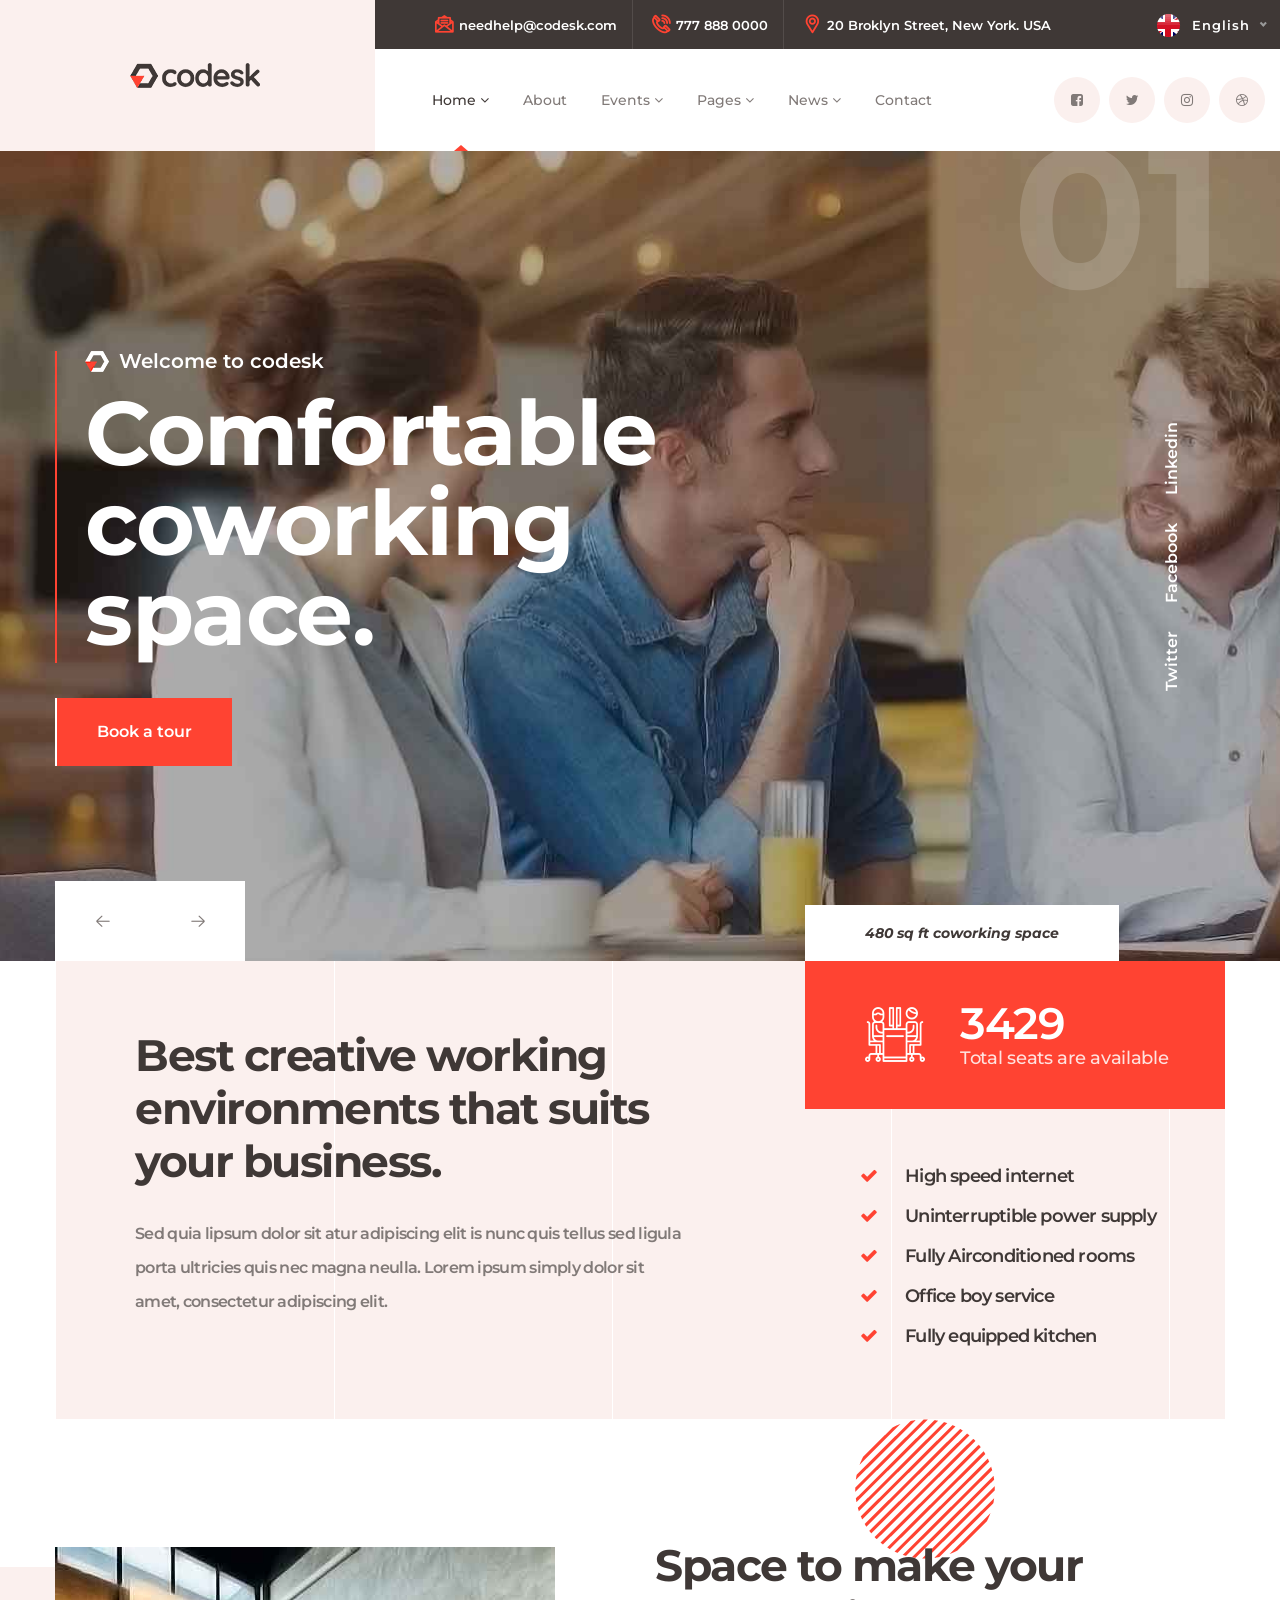
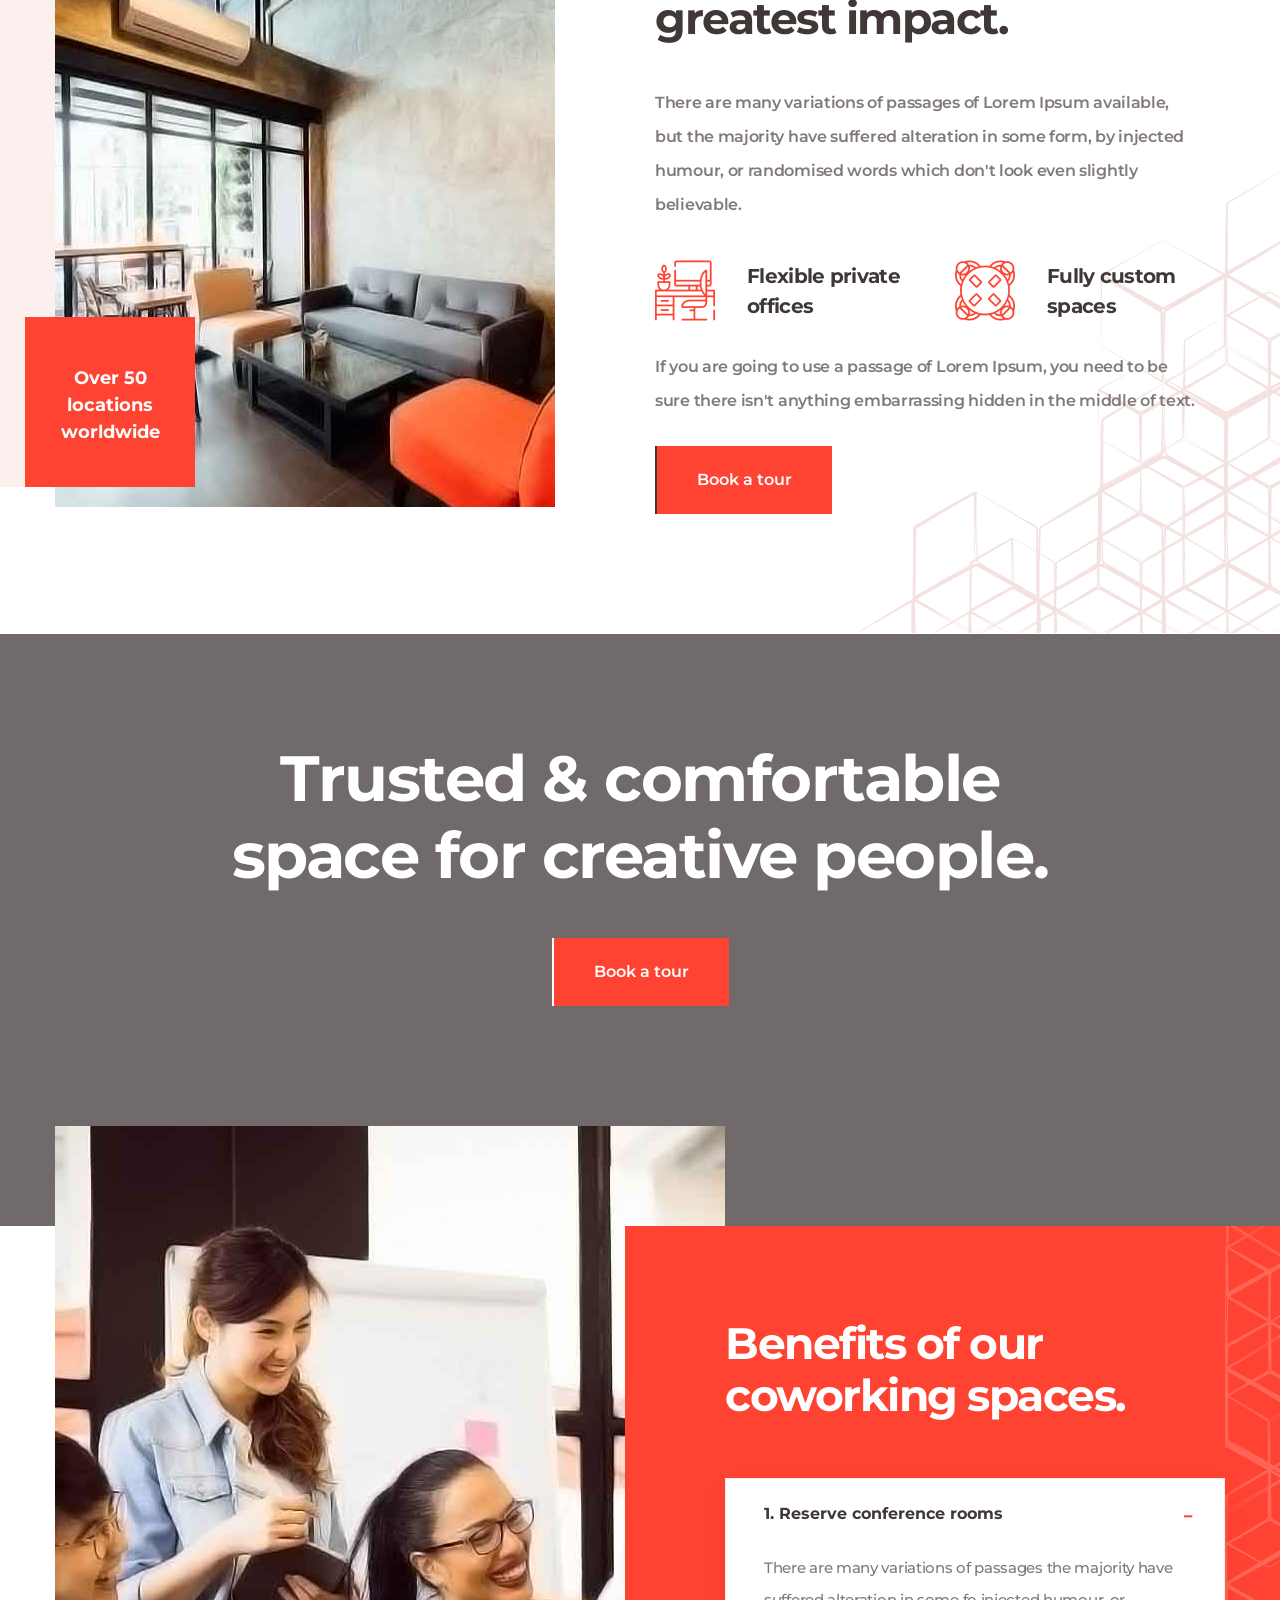
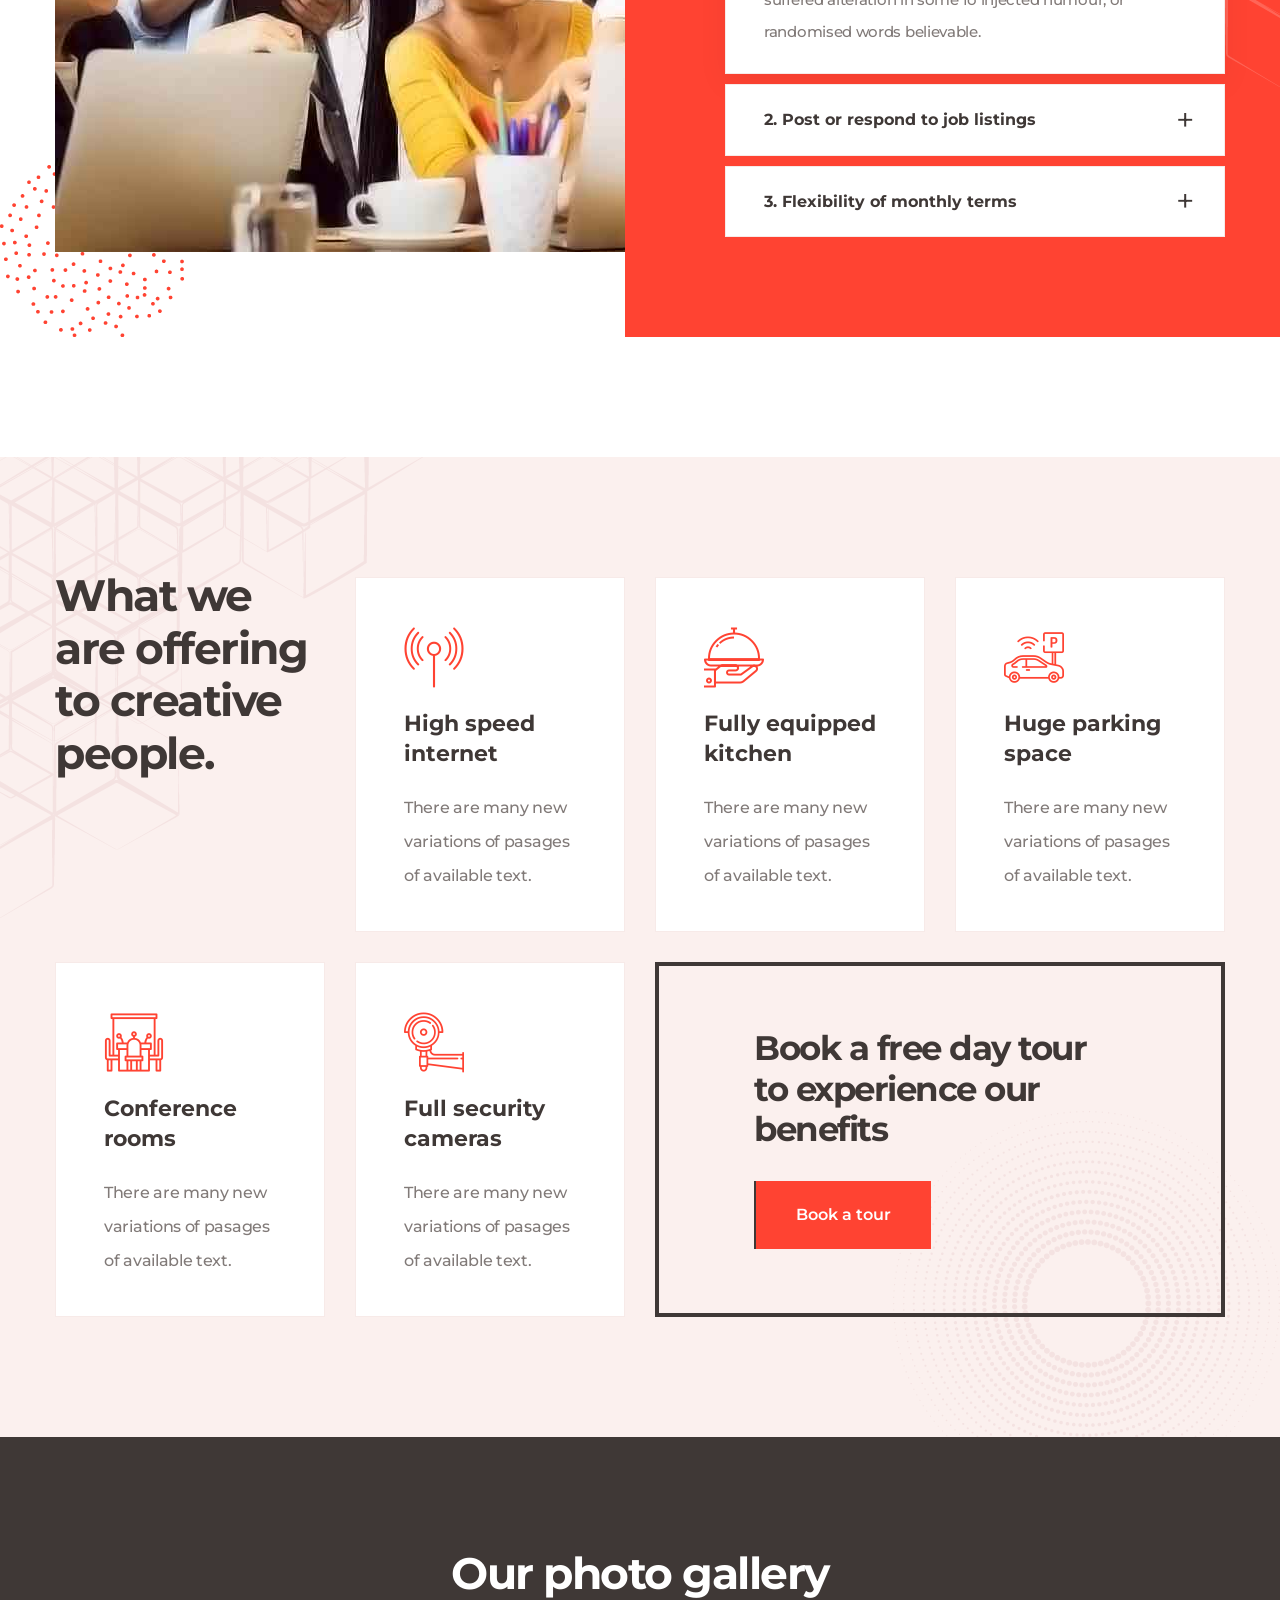
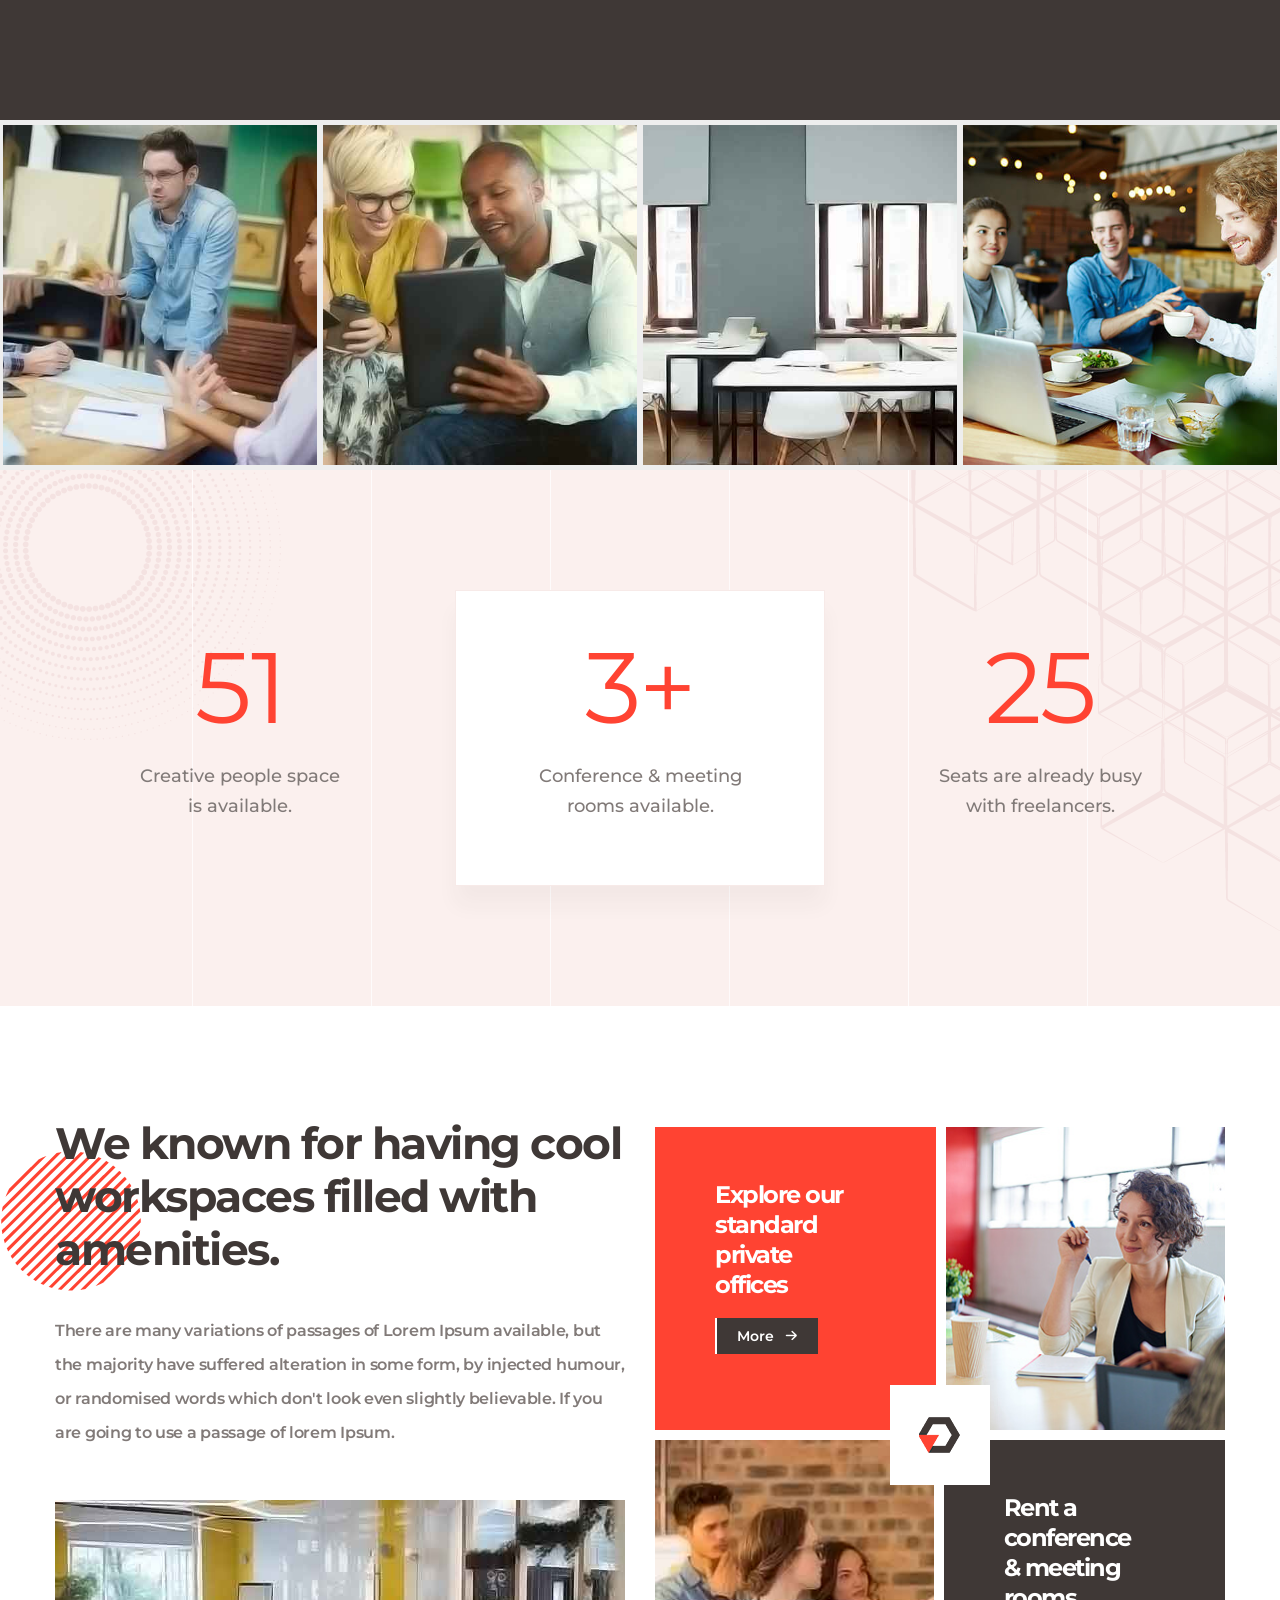
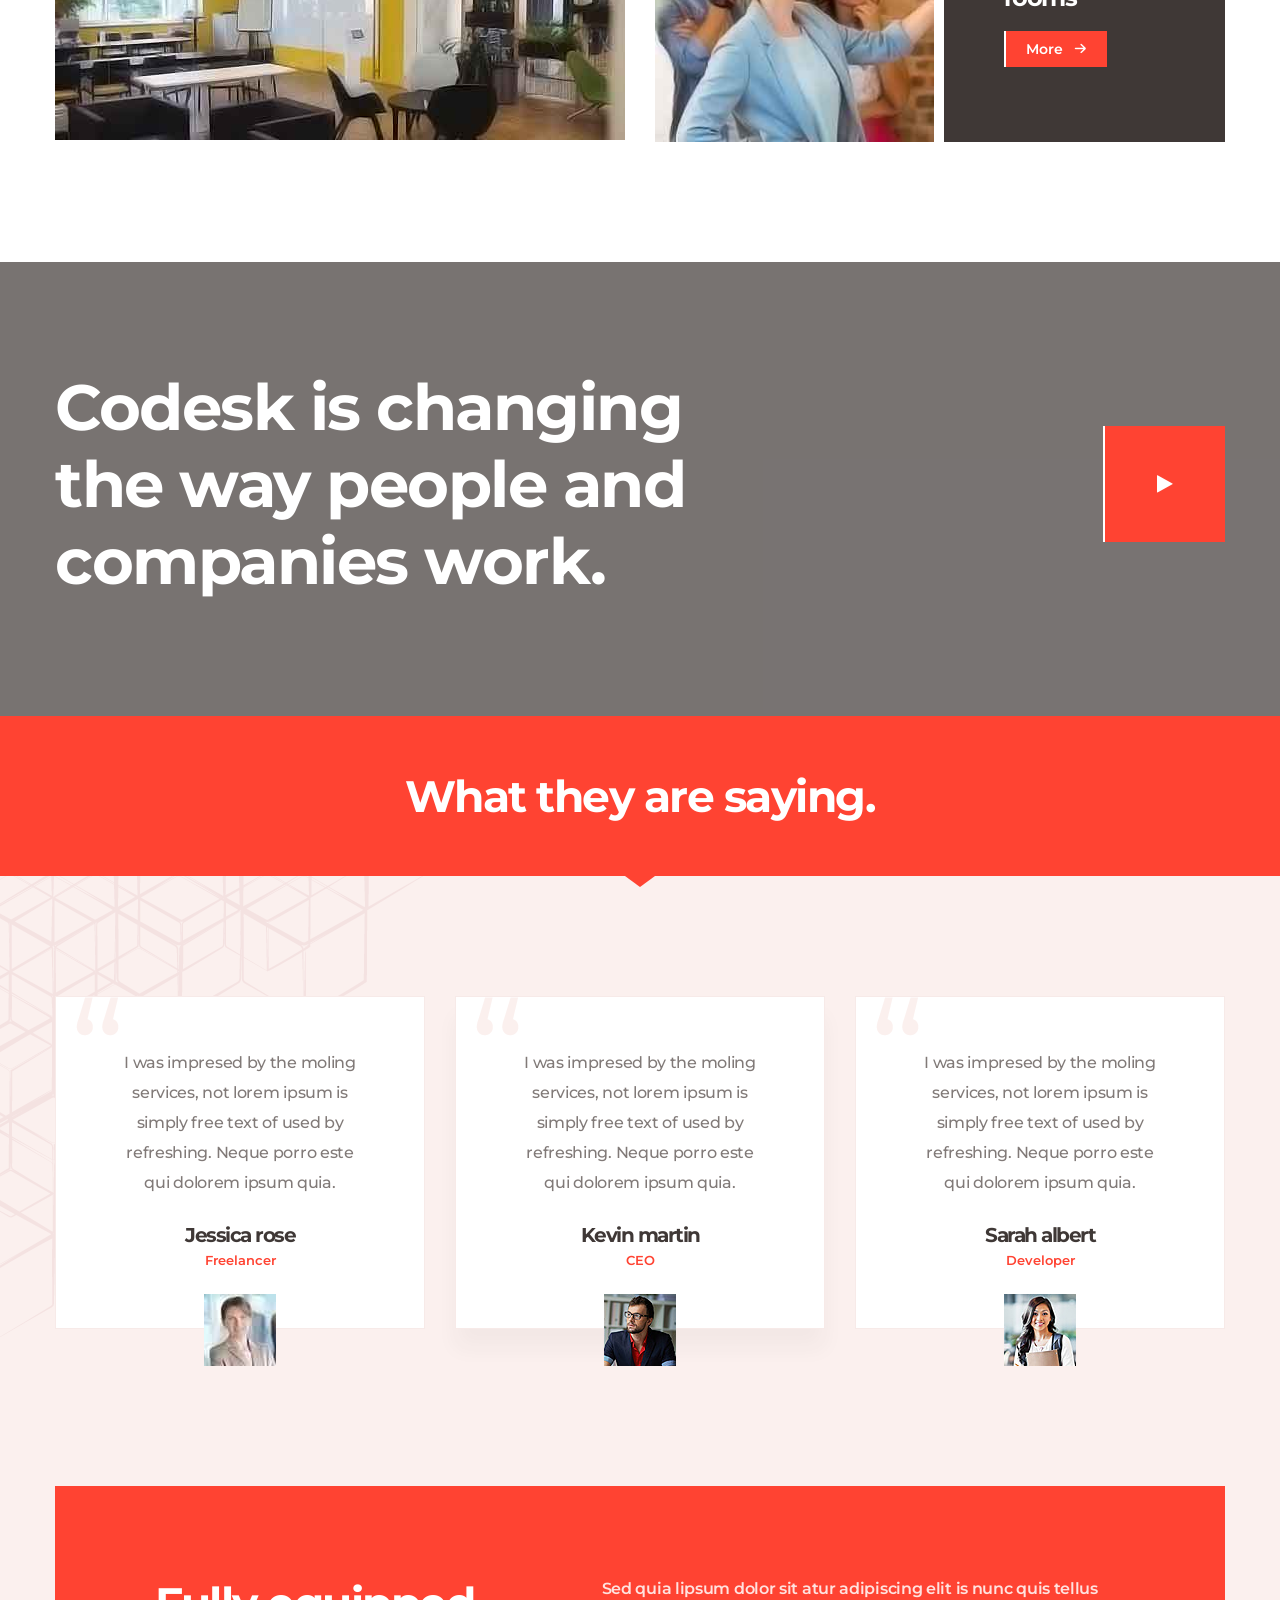
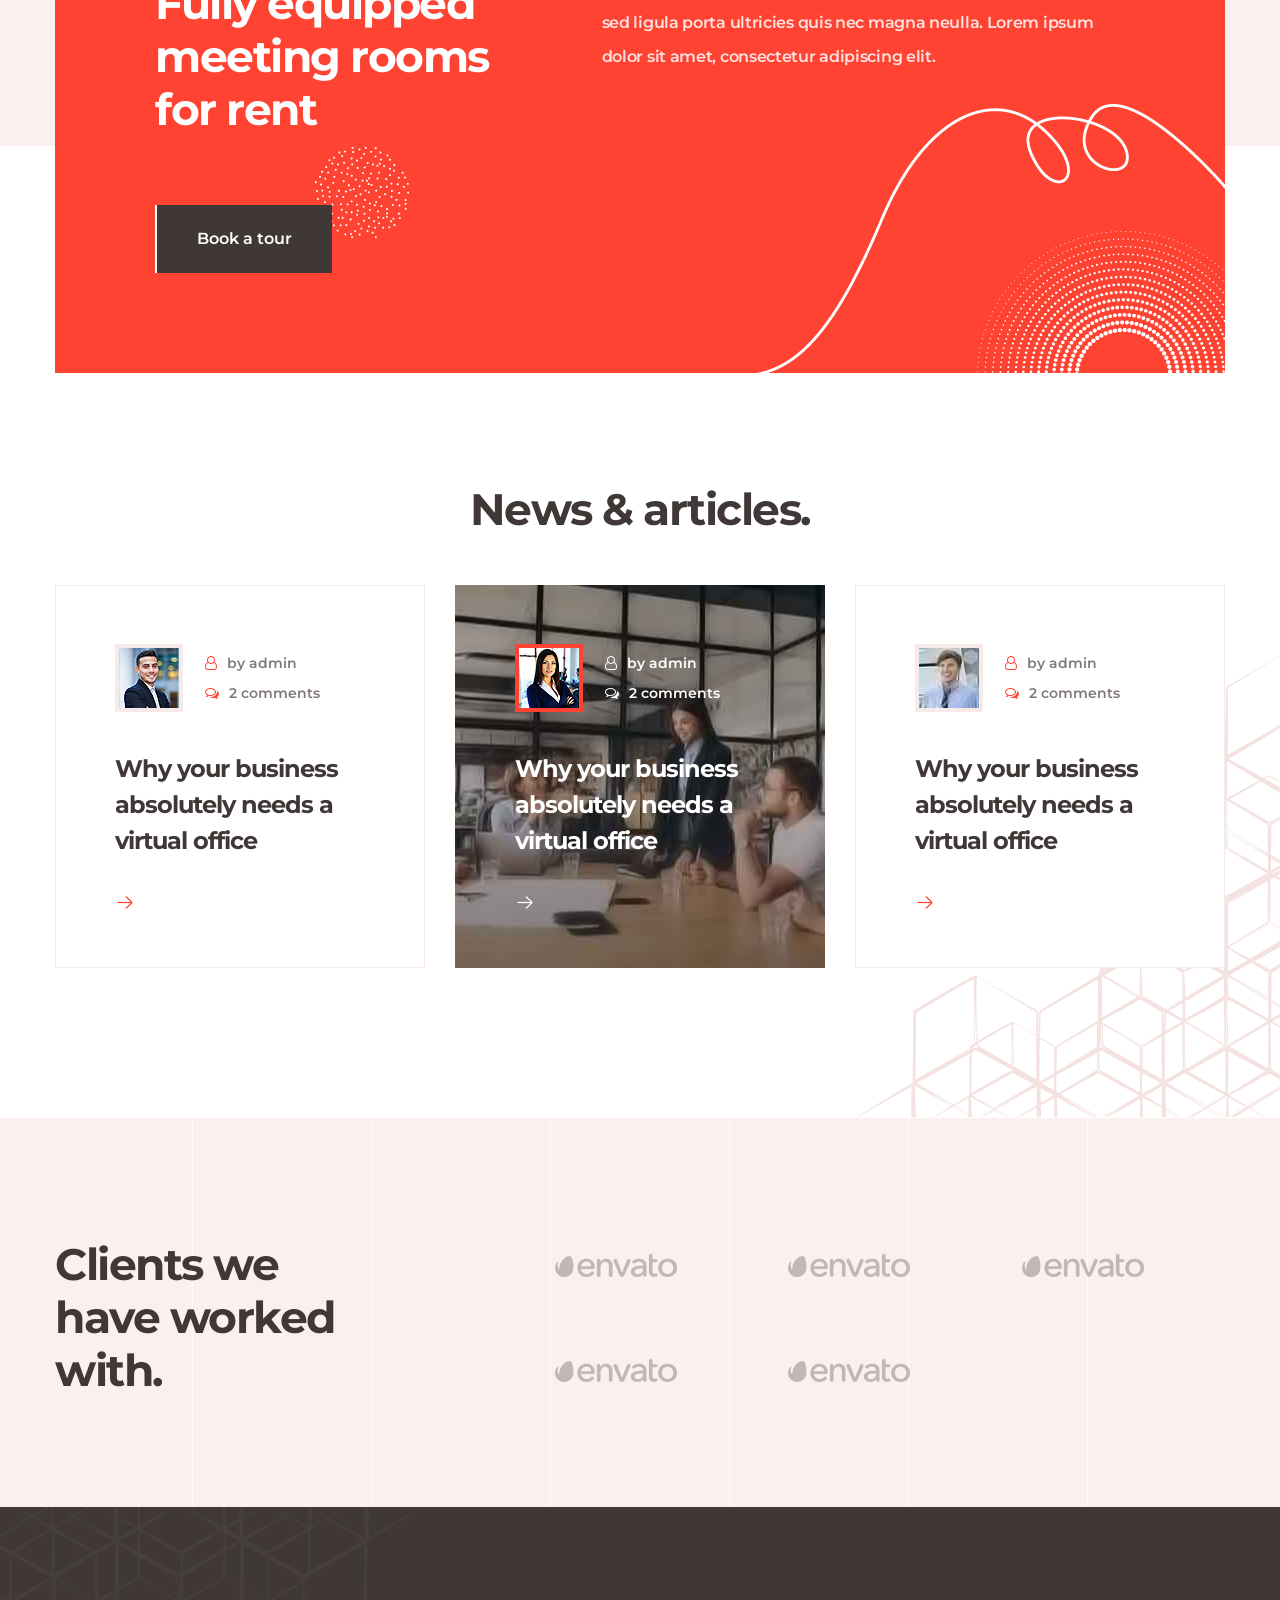
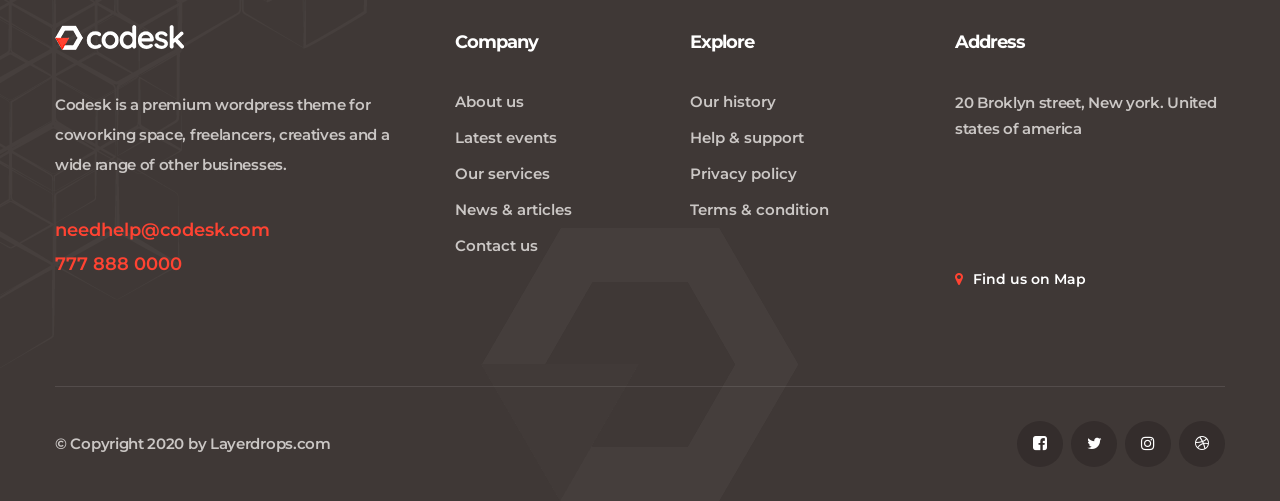
<file: companyHomePage/index.html>
<!doctype html>
<html lang="en">

<head>
   
    <!--====== Required meta tags ======-->
    <meta charset="utf-8">
    <meta http-equiv="x-ua-compatible" content="ie=edge">
    <meta name="description" content="">
    <meta name="viewport" content="width=device-width, initial-scale=1, shrink-to-fit=no">
    
    <!--====== Title ======-->
    <title>Codesk - Coworking Space HTML Template</title>
    
    <!--====== Favicon Icon ======-->
    <link rel="shortcut icon" href="assets/images/we-know-logo.png" type="image/png">

    <!--====== Bootstrap css ======-->
    <link rel="stylesheet" href="assets/css/bootstrap.min.css">
    
    <!--====== Fontawesome css ======-->
    <link rel="stylesheet" href="assets/css/font-awesome.min.css">
    
    <!--====== flaticon css ======-->
    <link rel="stylesheet" href="assets/css/flaticon.css">
    
    <!--====== nice select css ======-->
    <link rel="stylesheet" href="assets/css/nice-select.css">
    
    <!--====== animate css ======-->
    <link rel="stylesheet" href="assets/css/animate.min.css">
    
    <!--====== Magnific Popup css ======-->
    <link rel="stylesheet" href="assets/css/magnific-popup.css">
    
    <!--====== Slick css ======-->
    <link rel="stylesheet" href="assets/css/slick.css">
    
    <!--====== Default css ======-->
    <link rel="stylesheet" href="assets/css/default.css">
    
    <!--====== Style css ======-->
    <link rel="stylesheet" href="assets/css/style.css">
  
  
</head>

<body>

    <!-- PRELOADER -->
    <div class="preloader">
        <div class="lds-ellipsis">
            <span></span>
            <span></span>
            <span></span>
        </div>
    </div>
    <!-- END PRELOADER -->

    <!--====== OFFCANVAS MENU PART START ======-->

    <div class="off_canvars_overlay">
                
    </div>
    <div class="offcanvas_menu">
        <div class="container-fluid">
            <div class="row">
                <div class="col-12">
                    <div class="offcanvas_menu_wrapper">
                        <div class="canvas_close">
                            <a href="javascript:void(0)"><i class="fa fa-times"></i></a>  
                        </div>
                        <div class="offcanvas-social">
                            <ul class="text-center">
                                <li><a href="$"><i class="fa fa-facebook-square"></i></a></li>
                                <li><a href="$"><i class="fa fa-twitter"></i></a></li>
                                <li><a href="$"><i class="fa fa-instagram"></i></a></li>
                                <li><a href="$"><i class="fa fa-dribbble"></i></a></li>
                            </ul>
                        </div>
                        <div id="menu" class="text-left ">
                            <ul class="offcanvas_main_menu">
                                <li class="menu-item-has-children active">
                                    <a href="#">Home</a>
                                    <ul class="sub-menu">
                                        <li><a href="index.html">Home 1</a></li>
                                        <li><a href="index-2.html">Home 2</a></li>
                                        <li><a href="index-3.html">Home 3</a></li>
                                        <li class="menu-item-has-children">
                                            <a href="#">Header Versions</a>
                                            <ul class="sub-menu">
                                                <li><a href="index.html">Header Style 1r</a></li>
                                                <li><a href="index-2.html">Header Style 2</a></li>
                                                <li><a href="index-3.html">Header Style 3</a></li>
                                            </ul>
                                        </li>
                                    </ul>
                                </li>
                                <li class="menu-item-has-children active">
                                    <a href="#">Pages</a>
                                    <ul class="sub-menu">
                                        <li><a href="about.html">About</a></li>
                                        <li><a href="our-team.html">Our Team</a></li>
                                        <li><a href="our-history.html">Our history</a></li>
                                        <li><a href="testimonials.html">testimonials</a></li>
                                    </ul>
                                </li>
                                <li class="menu-item-has-children active">
                                    <a href="#">Services</a>
                                    <ul class="sub-menu">
                                        <li><a href="services.html">Services</a></li>
                                        <li><a href="single-service.html">single service</a></li>
                                    </ul>
                                </li>
                                <li class="menu-item-has-children active">
                                    <a href="#">Recent Projects</a>
                                    <ul class="sub-menu">
                                        <li><a href="projects.html">Projects</a></li>
                                        <li><a href="single-project.html">single project</a></li>
                                    </ul>
                                </li>
                                <li class="menu-item-has-children active">
                                    <a href="#">Blog</a>
                                    <ul class="sub-menu">
                                        <li><a href="posts.html">posts</a></li>
                                        <li><a href="single-post.html">single post</a></li>
                                    </ul>
                                </li>
                                <li class="menu-item-has-children active">
                                    <a href="#">Contact</a>
                                </li>
                            </ul>
                        </div>
                        <div class="offcanvas_footer">
                            <span><a href="mailto:tanvirahmed8282@gmail.com"><i class="fa fa-envelope-o"></i> layerdrops@gmail.com</a></span>
                        </div>
                    </div>
                </div>
            </div>
        </div>
    </div>

    <!--====== OFFCANVAS MENU PART ENDS ======-->
   
    <!--====== HEADER PART START ======-->
    
    <header class="header-area">
        <div class="header-top-area">
            <div class="container-fluid">
                <div class="row">
                    <div class="col-lg-12">
                        <div class="header-top">
                            <ul>
                                <li><a href="mailto:needhelp@codesk.com"><i class="flaticon-message"></i> needhelp@codesk.com</a></li>
                                <li><a href="tel:7778880000"><i class="flaticon-phone-call"></i> 777 888 0000</a></li>
                                <li><a href="#"><i class="flaticon-placeholder"></i> 20 Broklyn Street, New York. USA</a></li>
                            </ul>
                            <div class="dropdown d-none d-md-block">
                                <img src="assets/images/map.png" alt="">
                                <select>
                                    <option value="1">English</option>
                                    <option value="2">Bangla</option>
                                    <option value="3">urdu</option>
                                    <option value="4">Hindi</option>
                                </select>
                            </div>
                        </div>
                    </div>
                </div>
            </div>
        </div>
        <div class="main-header">
            <div class="container-fluid">
                <div class="row">
                    <div class="col-lg-12">
                        <div class="main-header-item d-flex justify-content-between align-items-center">
                            <div class="main-header-menus  d-flex">
                                <div class="header-logo">
                                    <a href="index.html"><img src="assets/images/logo.png" alt="logo"></a>
                                </div>
                                <div class="header-menu d-none d-lg-block">
                                    <ul>
                                        <li>
                                            <a class="active" href="#">Home <i class="fa fa-angle-down"></i></a>
                                            <ul class="sub-menu">
                                                <li><a href="index.html">Home 1</a></li>
                                                <li><a href="index-2.html">Home 2</a></li>
                                                <li><a href="index-3.html">Home 3</a></li>
                                                <li>
                                                    <a href="#">Header Versions</a>
                                                    <ul class="sub-menu">
                                                        <li><a href="index.html">Header Style 1</a></li>
                                                        <li><a href="index-2.html">Header Style 2</a></li>
                                                        <li><a href="index-3.html">Header Style 3</a></li>
                                                    </ul>
                                                </li>
                                            </ul>
                                        </li>
                                        <li>
                                            <a href="about.html">About</a>
                                        </li>
                                        <li>
                                            <a href="#">Events  <i class="fa fa-angle-down"></i></a>
                                            <ul class="sub-menu">
                                                <li><a href="events.html">Events</a></li>
                                                <li><a href="single-event.html">single event</a></li>
                                            </ul>
                                        </li>
                                        <li>
                                            <a href="#">Pages  <i class="fa fa-angle-down"></i></a>
                                            <ul class="sub-menu">
                                                <li><a href="team.html">team</a></li>
                                                <li><a href="pricing.html">pricing</a></li>
                                                <li><a href="book-a-tour.html">book a tour</a></li>
                                                <li><a href="gallery.html">gallery</a></li>
                                            </ul>
                                        </li>
                                        <li>
                                            <a href="#">News  <i class="fa fa-angle-down"></i></a>
                                            <ul class="sub-menu">
                                                <li><a href="news.html">news</a></li>
                                                <li><a href="single-news.html">single news</a></li>
                                            </ul>
                                        </li>
                                        <li><a href="contact.html">Contact</a></li>
                                    </ul>
                                </div>
                            </div>
                            <div class="header-social d-flex align-items-center">
                                <ul class="d-none d-lg-block">
                                    <li><a href="$"><i class="fa fa-facebook-square"></i></a></li>
                                    <li><a href="$"><i class="fa fa-twitter"></i></a></li>
                                    <li><a href="$"><i class="fa fa-instagram"></i></a></li>
                                    <li><a href="$"><i class="fa fa-dribbble"></i></a></li>
                                </ul>
                                <div class="toggle-btn ml-30 canvas_open d-lg-none d-block">
                                    <i class="fa fa-bars"></i>
                                </div>
                            </div>
                        </div>
                    </div>
                </div>
            </div>
        </div>
    </header>
    
    <!--====== HEADER PART ENDS ======-->

    <!--====== BANNER PART START ======-->
    <section class="banner-slide">
        <div class="banner-area bg_cover d-flex align-items-center" style="background-image: url(assets/images/banner-bg-1.jpg);">
            <div class="container">
                <div class="row">
                    <div class="col-lg-12">
                        <div class="banner-slide-number">
                            <span>01</span>
                        </div>
                    </div>
                </div>
                <div class="row">
                    <div class="col-lg-7">
                        <div class="banner-content">
                            <span data-animation="fadeInDown" data-delay=".1s"><img src="assets/images/banner-icon.png" alt=""> Welcome to codesk</span>
                            <h1 data-animation="fadeInLeft" data-delay=".5s" class="title">Comfortable coworking space.</h1>
                            <a data-animation="fadeInLeft" data-delay="1s" class="main-btn" href="book-a-tour.html">Book a tour</a>
                        </div>
                    </div>
                </div>
            </div>
            <div class="banner-social">
                <ul>
                    <li><a href="#">Twitter</a></li>
                    <li><a href="#">Facebook</a></li>
                    <li><a href="#">Linkedin</a></li>
                </ul>
            </div>
        </div>
        <div class="banner-area bg_cover d-flex align-items-center" style="background-image: url(assets/images/banner-bg-2.jpg);">
            <div class="container">
                <div class="row">
                    <div class="col-lg-12">
                        <div class="banner-slide-number">
                            <span>02</span>
                        </div>
                    </div>
                </div>
                <div class="row">
                    <div class="col-lg-7">
                        <div class="banner-content">
                            <span data-animation="fadeInDown" data-delay=".1s"><img src="assets/images/banner-icon.png" alt=""> Welcome to codesk</span>
                            <h1 data-animation="fadeInLeft" data-delay=".5s" class="title">Comfortable coworking space.</h1>
                            <a data-animation="fadeInLeft" data-delay="1s" class="main-btn" href="book-a-tour.html">Book a tour</a>
                        </div>
                    </div>
                </div>
            </div>
            <div class="banner-social">
                <ul>
                    <li><a href="#">Twitter</a></li>
                    <li><a href="#">Facebook</a></li>
                    <li><a href="#">Linkedin</a></li>
                </ul>
            </div>
        </div>
    </section>
    
    <!--====== BANNER PART ENDS ======-->

    <!--====== BEST CREATIVE PART START ======-->
    
    <section class="best-creative-area">
        <div class="container">
            <div class="row">
                <div class="col-lg-12">
                    <div class="best-creative-bg">
                        <div class="row">
                            <div class="col-lg-7">
                                <div class="best-creative-content">
                                    <h3 class="title">Best creative working environments that suits your business.</h3>
                                    <p>Sed quia lipsum dolor sit atur adipiscing elit is nunc quis tellus sed ligula porta ultricies quis nec magna neulla. Lorem ipsum simply dolor sit amet, consectetur adipiscing elit.</p>
                                </div>
                            </div>
                            <div class="col-lg-5">
                                <div class="best-creative-list">
                                    <div class="best-creative-seats">
                                        <i class="flaticon-computer"></i>
                                        <h3 class="title counter">37400</h3>
                                        <p>Total seats are available</p>
                                        <span>480 sq ft coworking space</span>
                                    </div>
                                    <div class="best-creative-list-item">
                                        <ul>
                                            <li><i class="fa fa-check"></i>High speed internet</li>
                                            <li><i class="fa fa-check"></i>Uninterruptible power supply</li>
                                            <li><i class="fa fa-check"></i>Fully Airconditioned rooms</li>
                                            <li><i class="fa fa-check"></i>Office boy service</li>
                                            <li><i class="fa fa-check"></i>Fully equipped kitchen</li>
                                        </ul>
                                    </div>
                                </div>
                            </div>
                        </div>
                    </div>
                </div>
            </div>
        </div>
    </section>
    
    <!--====== BEST CREATIVE PART ENDS ======-->

    <!--====== SPACE TO MAKE PART START ======-->
    
    <section class="space-to-make-area pt-120 pb-120">
        <div class="container">
            <div class="row align-items-center">
                <div class="col-lg-6">
                    <div class="space-to-make-thumb animated wow fadeInLeft" data-wow-duration="1500ms" data-wow-delay="0ms">
                        <img src="assets/images/space-to-make-thumb.jpg" alt="">
                        <div class="thumb-content">
                            <span>Over 50 <br> locations <br> worldwide</span>
                        </div>
                    </div>
                </div>
                <div class="col-lg-6 col-md-10">
                    <div class="space-to-make-content">
                        <h3 class="title">Space to make your greatest impact.</h3>
                        <p>There are many variations of passages of Lorem Ipsum available, but the majority have suffered alteration in some form, by injected humour, or randomised words which don't look even slightly believable.</p>
                        <div class="row">
                            <div class="col-sm-6">
                                <div class="space-to-make-item mt-30">
                                    <a href="#">
                                        <i class="flaticon-workspace"></i>
                                        <span>Flexible private offices</span>
                                    </a>
                                </div>
                            </div>
                            <div class="col-sm-6">
                                <div class="space-to-make-item mt-30">
                                    <a href="#">
                                        <i class="flaticon-meeting"></i>
                                        <span>Fully custom spaces</span>
                                    </a>
                                </div>
                            </div>
                        </div>
                        <p class="text">If you are going to use a passage of Lorem Ipsum, you need to be sure there isn't anything embarrassing hidden in the middle of text.</p>
                        <a class="main-btn main-btn-2" href="book-a-tour.html">Book a tour</a>
                    </div>
                </div>
            </div>
        </div>
        <div class="shape-pattern">
            <img src="assets/images/shape-pattern.png" alt="">
        </div>
        <div class="shape-pattern-2">
            <img src="assets/images/we-know-line.png" alt="">
        </div>
    </section>
    
    <!--====== SPACE TO MAKE PART ENDS ======-->

    <!--====== TEUSTED PART START ======-->
    
    <div class="trusted-area bg_cover pt-120 pb-120" style="background-image: url(assets/images/trusted-bg.jpg);">
        <div class="container">
            <div class="row justify-content-center">
                <div class="col-lg-9">
                    <div class="trusted-item text-center">
                        <h3 class="title">Trusted & comfortable space for creative people.</h3>
                        <a class="main-btn" href="book-a-tour.html">Book a tour</a>
                    </div>
                </div>
            </div>
        </div>
    </div>
    
    <!--====== TEUSTED PART ENDS ======-->

    <!--====== BENEFITS PART START ======-->
    
    <section class="benefits-area">
        <div class="container">
            <div class="row">
                <div class="col-lg-6">
                    <div class="benefits-thumb">
                        <img src="assets/images/benefits-thumb.jpg" alt="benefits">
                    </div>
                </div>
                <div class="col-lg-6">
                    <div class="benefits-content">
                        <div class="benefits-title">
                            <h3 class="title">Benefits of our coworking spaces.</h3>
                        </div>
                        <div class="faq-accordion">
                            <div class="accrodion-grp"  data-grp-name="faq-accrodion">
                                <div class="accrodion active  animated wow fadeInRight" data-wow-duration="1500ms" data-wow-delay="0ms">
                                    <div class="accrodion-inner">
                                        <div class="accrodion-title">
                                            <h4>1. Reserve conference rooms</h4>
                                        </div>
                                        <div class="accrodion-content">
                                            <div class="inner">
                                                <p>There are many variations of passages the majority have suffered alteration in some fo injected humour, or randomised words believable.</p>
                                            </div><!-- /.inner -->
                                        </div>
                                    </div><!-- /.accrodion-inner -->
                                </div>
                                <div class="accrodion   animated wow fadeInRight" data-wow-duration="1500ms" data-wow-delay="300ms">
                                    <div class="accrodion-inner">
                                        <div class="accrodion-title">
                                            <h4>2. Post or respond to job listings</h4>
                                        </div>
                                        <div class="accrodion-content">
                                            <div class="inner">
                                                <p>There are many variations of passages the majority have suffered alteration in some fo injected humour, or randomised words believable.</p>
                                            </div><!-- /.inner -->
                                        </div>
                                    </div><!-- /.accrodion-inner -->
                                </div>
                                <div class="accrodion  animated wow fadeInRight" data-wow-duration="1500ms" data-wow-delay="600ms">
                                    <div class="accrodion-inner">
                                        <div class="accrodion-title">
                                            <h4>3. Flexibility of monthly terms</h4>
                                        </div>
                                        <div class="accrodion-content">
                                            <div class="inner">
                                                <p>There are many variations of passages the majority have suffered alteration in some fo injected humour, or randomised words believable.</p>
                                            </div><!-- /.inner -->
                                        </div>
                                    </div><!-- /.accrodion-inner -->
                                </div>
                            </div>
                        </div>
                    </div>
                </div>
            </div>
        </div>
        <div class="benefits-pattern">
            <img src="assets/images/benefits-pattern.png" alt="">
        </div>
        <div class="benefits-dot">
            <img src="assets/images/benefits-dot.png" alt="">
        </div>
    </section>
    
    <!--====== BENEFITS PART ENDS ======-->

    <!--====== SERVICES PART START ======-->
    
    <section class="services-area pt-90 pb-120">
        <div class="container">
            <div class="row">
                <div class="col-lg-3">
                    <div class="services-title">
                        <h3 class="title">What we are offering to creative people.</h3>
                    </div>
                </div>
                <div class="col-lg-3 col-md-6 col-sm-6">
                    <div class="single-services mt-30">
                        <i class="flaticon-wifi"></i>
                        <a href="single-event.html"><h4 class="title">High speed internet</h4></a>
                        <p>There are many new variations of pasages of available text.</p>
                    </div>
                </div>
                <div class="col-lg-3 col-md-6 col-sm-6">
                    <div class="single-services mt-30">
                        <i class="flaticon-tray"></i>
                        <a href="single-event.html"><h4 class="title">Fully equipped kitchen</h4></a>
                        <p>There are many new variations of pasages of available text.</p>
                    </div>
                </div>
                <div class="col-lg-3 col-md-6 col-sm-6">
                    <div class="single-services mt-30">
                        <i class="flaticon-parking"></i>
                        <a href="single-event.html"><h4 class="title">Huge parking space</h4></a>
                        <p>There are many new variations of pasages of available text.</p>
                    </div>
                </div>
                <div class="col-lg-3 col-md-6 col-sm-6">
                    <div class="single-services mt-30">
                        <i class="flaticon-room"></i>
                        <a href="single-event.html"><h4 class="title">Conference  rooms</h4></a>
                        <p>There are many new variations of pasages of available text.</p>
                    </div>
                </div>
                <div class="col-lg-3 col-md-6 col-sm-6">
                    <div class="single-services mt-30">
                        <i class="flaticon-cctv"></i>
                        <a href="single-event.html"><h4 class="title">Full security cameras</h4></a>
                        <p>There are many new variations of pasages of available text.</p>
                    </div>
                </div>
                <div class="col-lg-6">
                    <div class="services-book mt-30">
                        <h3 class="title">Book a free day tour to experience our benefits</h3>
                        <a class="main-btn main-btn-2" href="book-a-tour.html">Book a tour</a>
                    </div>
                </div>
            </div>
        </div>
        <div class="services-pattern">
            <img src="assets/images/services-pattern.png" alt="pattern">
        </div>
        <div class="services-dot">
            <img src="assets/images/services-dot.png" alt="pattern">
        </div>
    </section>
    
    <!--====== SERVICES PART ENDS ======-->

    <!--====== GALLERY PART START ======-->
    
    <section class="gallery-area">
        <div class="container">
            <div class="row">
                <div class="col-lg-12">
                    <div class="gallery-title text-center">
                        <h3 class="title">Our photo gallery</h3>
                    </div>
                </div>
            </div>
        </div>
        <div class="container-fluid p-0">
            <div class="gallery-itmes">
                <div class="row no-gutters gallery-active">
                    <div class="col-lg-3">
                        <div class="gallery-thumb">
                            <img src="assets/images/gallery-1.jpg" alt="gallery">
                            <a class="main-btn image-popup" href="assets/images/gallery-1.jpg"><i class="flaticon-plus"></i></a>
                        </div>
                    </div>
                    <div class="col-lg-3">
                        <div class="gallery-thumb">
                            <img src="assets/images/gallery-2.jpg" alt="gallery">
                            <a class="main-btn image-popup" href="assets/images/gallery-2.jpg"><i class="flaticon-plus"></i></a>
                        </div>
                    </div>
                    <div class="col-lg-3">
                        <div class="gallery-thumb">
                            <img src="assets/images/gallery-3.jpg" alt="gallery">
                            <a class="main-btn image-popup" href="assets/images/gallery-3.jpg"><i class="flaticon-plus"></i></a>
                        </div>
                    </div>
                    <div class="col-lg-3">
                        <div class="gallery-thumb">
                            <img src="assets/images/gallery-4.jpg" alt="gallery">
                            <a class="main-btn image-popup" href="assets/images/gallery-4.jpg"><i class="flaticon-plus"></i></a>
                        </div>
                    </div>
                    <div class="col-lg-3">
                        <div class="gallery-thumb">
                            <img src="assets/images/gallery-5.jpg" alt="gallery">
                            <a class="main-btn image-popup" href="assets/images/gallery-5.jpg"><i class="flaticon-plus"></i></a>
                        </div>
                    </div>
                </div>
            </div>
        </div>
    </section>
    
    <!--====== GALLERY PART ENDS ======-->

    <!--====== FUN FACTS PART START ======-->
    
    <div class="fun-facts-area pt-120 pb-120">
        <div class="container">
            <div class="row justify-content-center">
                <div class="col-lg-4 col-md-8">
                    <div class="fun-facts-item text-center animated wow fadeInUp" data-wow-duration="1500ms" data-wow-delay="0ms">
                        <h3 class="title counter" >880</h3>
                        <span>Creative people space is available.</span>
                    </div>
                </div>
                <div class="col-lg-4 col-md-8">
                    <div class="fun-facts-item active text-center animated wow fadeInUp" data-wow-duration="1500ms" data-wow-delay="300ms">
                        <h3 class="title"><span class="counter">70</span>+</h3>
                        <span>Conference & meeting rooms available.</span>
                    </div>
                </div>
                <div class="col-lg-4 col-md-8">
                    <div class="fun-facts-item text-center animated wow fadeInUp" data-wow-duration="1500ms" data-wow-delay="600ms">
                        <h3 class="title counter">440</h3>
                        <span>Seats are already busy with freelancers.</span>
                    </div>
                </div>
            </div>
        </div>
        <div class="fun-facts-pattern">
            <img src="assets/images/fun-facts-pattern.png" alt="">
        </div>
        <div class="fun-dots">
            <img src="assets/images/fun-dots.png" alt="dots">
        </div>
    </div>
    
    <!--====== FUN FACTS PART ENDS ======-->

    <!--====== WE KNOWS PART START ======-->
    
    <section class="we-knows-area pb-120">
        <div class="container">
            <div class="row">
                <div class="col-lg-6">
                    <div class="we-knows-content">
                        <h3 class="title">We known for having cool workspaces filled with amenities.</h3>
                        <p>There are many variations of passages of Lorem Ipsum available, but the majority have suffered alteration in some form, by injected humour, or randomised words which don't look even slightly believable. If you are going to use a passage of lorem Ipsum.</p>
                        <img src="assets/images/we-know-thumb.jpg" alt="thumb">
                    </div>
                </div>
                <div class="col-lg-6">
                    <div class="we-knows-center mt-10 animated wow fadeInRight" data-wow-duration="1500ms" data-wow-delay="0ms">
                        <div class="we-knows-item d-block d-sm-flex">
                            <div class="we-knows-item-content">
                                <h4 class="title">Explore our standard private offices</h4>
                                <a class="main-btn" href="book-a-tour.html">More <i class="flaticon-right-arrow"></i></a>
                            </div>
                            <div class="we-knows-item-thumb">
                                <img src="assets/images/we-know-item-1.jpg" alt="">
                            </div>
                        </div>
                        <div class="we-knows-item item-2 d-block d-sm-flex mt-10">
                            <div class="we-knows-item-thumb">
                                <img src="assets/images/we-know-item-2.jpg" alt="">
                            </div>
                            <div class="we-knows-item-content">
                                <h4 class="title">Rent a conference & meeting rooms</h4>
                                <a class="main-btn" href="book-a-tour.html">More <i class="flaticon-right-arrow"></i></a>
                            </div>
                        </div>
                        <div class="we-know-logo">
                            <img src="assets/images/we-know-logo.png" alt="">
                        </div>
                    </div>
                </div>
            </div>
        </div>
        <div class="we-know-line">
            <img src="assets/images/we-know-line.png" alt="line">
        </div>
    </section>
    
    <!--====== WE KNOWS PART ENDS ======-->

    <!--====== CODESK CHANGING PART START ======-->
    
    <section class="codesk-changing-area bg_cover" style="background-image: url(assets/images/codesk-changing-bg.jpg);">
        <div class="container">
            <div class="row align-items-center">
                <div class="col-lg-7">
                    <div class="codesk-changing-text">
                        <h3 class="title">Codesk is changing the way people and companies work.</h3>
                    </div>
                </div>
                <div class="col-lg-5">
                    <div class="codesk-changing-play text-left text-lg-right">
                        <a class="main-btn video-popup" href="https://www.youtube.com/watch?v=_9MEYFNyilQ"><i class="fa fa-play"></i></a>
                    </div>
                </div>
            </div>
        </div>
    </section>
    
    <!--====== CODESK CHANGING PART ENDS ======-->

    <!--====== TESTIMONIAL PART START ======-->
    
    <div class="testimonial-title-area">
        <div class="container">
            <div class="row">
                <div class="col-lg-12">
                    <div class="testimonial-title text-center">
                        <h2 class="title">What they are saying.</h2>
                    </div>
                </div>
            </div>
        </div>
    </div>
    <section class="testimonial-area">
        <div class="container">
            <div class="row testimonial-active">
                <div class="col-lg-4">
                    <div class="testimonial-item text-center">
                        <p>I was impresed by the moling services, not lorem ipsum is simply free text of used by refreshing. Neque porro este qui dolorem ipsum quia.</p>
                        <h4 class="title">Jessica rose</h4>
                        <span>Freelancer</span>
                        <img src="assets/images/testimonial-1.jpg" alt="testimonial">
                        <div class="icon">
                            <img src="assets/images/quote-icon.png" alt="">
                        </div>
                    </div>
                </div>
                <div class="col-lg-4">
                    <div class="testimonial-item text-center">
                        <p>I was impresed by the moling services, not lorem ipsum is simply free text of used by refreshing. Neque porro este qui dolorem ipsum quia.</p>
                        <h4 class="title">Kevin martin</h4>
                        <span>CEO</span>
                        <img src="assets/images/testimonial-2.jpg" alt="testimonial">
                        <div class="icon">
                            <img src="assets/images/quote-icon.png" alt="">
                        </div>
                    </div>
                </div>
                <div class="col-lg-4">
                    <div class="testimonial-item text-center">
                        <p>I was impresed by the moling services, not lorem ipsum is simply free text of used by refreshing. Neque porro este qui dolorem ipsum quia.</p>
                        <h4 class="title">Sarah albert</h4>
                        <span>Developer</span>
                        <img src="assets/images/testimonial-3.jpg" alt="testimonial">
                        <div class="icon">
                            <img src="assets/images/quote-icon.png" alt="">
                        </div>
                    </div>
                </div>
                <div class="col-lg-4">
                    <div class="testimonial-item text-center">
                        <p>I was impresed by the moling services, not lorem ipsum is simply free text of used by refreshing. Neque porro este qui dolorem ipsum quia.</p>
                        <h4 class="title">Kevin martin</h4>
                        <span>CEO</span>
                        <img src="assets/images/testimonial-2.jpg" alt="testimonial">
                        <div class="icon">
                            <img src="assets/images/quote-icon.png" alt="">
                        </div>
                    </div>
                </div>
            </div>
        </div>
        <div class="testimonial-pattern">
            <img src="assets/images/testimonial-pattern.png" alt="">
        </div>
    </section>
    
    <!--====== TESTIMONIAL PART ENDS ======-->

    <!--====== CTA PART START ======-->
    
    <section class="cta-area animated wow fadeInUp" data-wow-duration="1500ms" data-wow-delay="0ms">
        <div class="container">
            <div class="row">
                <div class="col-lg-12">
                    <div class="cta-bg">
                        <div class="row">
                            <div class="col-lg-5">
                                <div class="cta-text">
                                    <h3 class="title">Fully equipped meeting rooms for rent</h3>
                                    <a class="main-btn" href="book-a-tour.html">Book a tour</a>
                                </div>
                            </div>
                            <div class="col-lg-7">
                                <div class="cta-text">
                                    <p>Sed quia lipsum dolor sit atur adipiscing elit is nunc quis tellus sed ligula porta ultricies quis nec magna neulla. Lorem ipsum dolor sit amet, consectetur adipiscing elit.</p>
                                </div>
                            </div>
                        </div>
                        <div class="cta-dot">
                            <img src="assets/images/cta-dot.png" alt="cta">
                        </div>
                        <div class="cta-dot-2">
                            <img src="assets/images/cta-dot-2.png" alt="cta">
                        </div>
                        <div class="cta-dot-3">
                            <img src="assets/images/cta-dot-3.png" alt="cta">
                        </div>
                    </div>
                </div>
            </div>
        </div>
    </section>
    
    <!--====== CTA PART ENDS ======-->

    <!--====== NEWS PART START ======-->
    
    <section class="news-area pb-150">
        <div class="container">
            <div class="row justify-content-center">
                <div class="col-lg-5">
                    <div class="news-title text-center">
                        <h3 class="title">News & articles.</h3>
                    </div>
                </div>
            </div>
            <div class="row justify-content-center">
                <div class="col-lg-4 col-md-7">
                    <div class="mt-30">
                        <div class="news-item bg_cover" style="background-image: url(assets/images/news-item-bg.jpg);">
                            <div class="item">
                                <img src="assets/images/news-user-1.jpg" alt="">
                                <ul>
                                    <li><i class="fa fa-user-o"></i> by admin</li>
                                    <li><i class="fa fa-comments-o"></i> 2 comments</li>
                                </ul>
                            </div>
                            <h3 class="title">Why your business absolutely needs a virtual office</h3>
                            <a href="single-news.html"><i class="flaticon-right-arrow"></i></a>
                        </div>
                    </div>
                </div>
                <div class="col-lg-4 col-md-7">
                    <div class="mt-30">
                        <div class="news-item active bg_cover" style="background-image: url(assets/images/news-item-bg.jpg);">
                            <div class="item">
                                <img src="assets/images/news-user-2.jpg" alt="">
                                <ul>
                                    <li><i class="fa fa-user-o"></i> by admin</li>
                                    <li><i class="fa fa-comments-o"></i> 2 comments</li>
                                </ul>
                            </div>
                            <h3 class="title">Why your business absolutely needs a virtual office</h3>
                            <a href="single-news.html"><i class="flaticon-right-arrow"></i></a>
                        </div>
                    </div>
                </div>
                <div class="col-lg-4 col-md-7">
                    <div class="mt-30">
                        <div class="news-item bg_cover" style="background-image: url(assets/images/news-item-bg.jpg);">
                            <div class="item">
                                <img src="assets/images/news-user-3.jpg" alt="">
                                <ul>
                                    <li><i class="fa fa-user-o"></i> by admin</li>
                                    <li><i class="fa fa-comments-o"></i> 2 comments</li>
                                </ul>
                            </div>
                            <h3 class="title">Why your business absolutely needs a virtual office</h3>
                            <a href="single-news.html"><i class="flaticon-right-arrow"></i></a>
                        </div>
                    </div>
                </div>
            </div>
        </div>
        <div class="shape-pattern">
            <img src="assets/images/shape-pattern.png" alt="">
        </div>
    </section>
    
    <!--====== NEWS PART ENDS ======-->

    <!--====== COMPANY LOGOS PART START ======-->
    
    <section class="company-logos-area">
        <div class="container">
            <div class="row">
                <div class="col-lg-5">
                    <div class="company-logos-text">
                        <h3 class="title">Clients we <br> have worked <br> with.</h3>
                    </div>
                </div>
                <div class="col-lg-7">
                    <div class="row">
                        <div class="col-sm-4">
                            <div class="logo-item mt-15">
                                <img src="assets/images/brand-1.png" alt="">
                            </div>
                        </div>
                        <div class="col-sm-4">
                            <div class="logo-item mt-15">
                                <img src="assets/images/brand-1.png" alt="">
                            </div>
                        </div>
                        <div class="col-sm-4">
                            <div class="logo-item mt-15">
                                <img src="assets/images/brand-1.png" alt="">
                            </div>
                        </div>
                        <div class="col-sm-4">
                            <div class="logo-item mt-80">
                                <img src="assets/images/brand-1.png" alt="">
                            </div>
                        </div>
                        <div class="col-sm-4">
                            <div class="logo-item mt-80">
                                <img src="assets/images/brand-1.png" alt="">
                            </div>
                        </div>
                    </div>
                </div>
            </div>
        </div>
    </section>
    
    <!--====== COMPANY LOGOS PART ENDS ======-->

    <!--====== FOOTER PART START ======-->
    
    <section class="footer-area">
        <div class="container">
            <div class="row">
                <div class="col-lg-4 col-md-6 col-sm-8">
                    <div class="footer-about mt-30">
                        <div class="logo">
                            <a href="#"><img src="assets/images/logo-2.png" alt="logo"></a>
                        </div>
                        <p>Codesk is a premium wordpress theme for coworking space, freelancers, creatives and a wide range of other businesses.</p>
                        <ul>
                            <li><a href="mailto:needhelp@codesk.com">needhelp@codesk.com</a></li>
                            <li><a href="tel:7778880000">777 888 0000</a></li>
                        </ul>
                    </div>
                </div>
                <div class="col-lg-2 col-md-6 col-sm-6">
                    <div class="footer-list mt-30">
                        <h4 class="title">Company</h4>
                        <ul>
                            <li><a href="#">About us</a></li>
                            <li><a href="#">Latest events</a></li>
                            <li><a href="#">Our services</a></li>
                            <li><a href="#">News & articles</a></li>
                            <li><a href="#">Contact us</a></li>
                        </ul>
                    </div>
                </div>
                <div class="col-lg-3 col-md-6 col-sm-6">
                    <div class="footer-list pl-35 mt-30">
                        <h4 class="title">Explore</h4>
                        <ul>
                            <li><a href="#">Our history</a></li>
                            <li><a href="#">Help & support</a></li>
                            <li><a href="#">Privacy policy</a></li>
                            <li><a href="#">Terms & condition</a></li>
                        </ul>
                    </div>
                </div>
                <div class="col-lg-3 col-md-6">
                    <div class="footer-address mt-30">
                        <h3 class="title">Address</h3>
                        <p>20 Broklyn street, New york. United states of america</p>
                        <iframe src="https://ditu.google.cn/maps/embed?pb=!1m14!1m12!1m3!1d14612.97540392891!2d90.497437!3d23.70298445!2m3!1f0!2f0!3f0!3m2!1i1024!2i768!4f13.1!5e0!3m2!1sen!2sbd!4v1590471441805!5m2!1sen!2sbd" width="600" height="450" style="border:0;" allowfullscreen="" aria-hidden="false" tabindex="0"></iframe>
                        <span><i class="fa fa-map-marker"></i> Find us on Map</span>
                    </div>
                </div>
            </div>
        </div>
        <div class="footer-copyright-area">
            <div class="container">
                <div class="row">
                    <div class="col-lg-12">
                        <div class="footer-copyright d-block d-md-flex justify-content-between align-items-center">
                            <p>© Copyright 2020 by Layerdrops.com</p>
                            <ul>
                                <li><a href="#"><i class="fa fa-facebook-square"></i></a></li>
                                <li><a href="#"><i class="fa fa-twitter"></i></a></li>
                                <li><a href="#"><i class="fa fa-instagram"></i></a></li>
                                <li><a href="#"><i class="fa fa-dribbble"></i></a></li>
                            </ul>
                        </div>
                    </div>
                </div>
            </div>
        </div>
        <div class="footer-pattern">
            <img src="assets/images/footer-pattern.png" alt="">
        </div>
        <div class="footer-logo">
            <img src="assets/images/footer-logo.png" alt="">
        </div>
    </section>
    
    <!--====== FOOTER PART ENDS ======-->
    
    <!--====== GO TO TOP PART START ======-->
    
    <div class="go-top-area">
        <div class="go-top-wrap">
            <div class="go-top-btn-wrap">
                <div class="go-top go-top-btn">
                    <i class="fa fa-angle-double-up"></i>
                    <i class="fa fa-angle-double-up"></i>
                </div>
            </div>
        </div>
    </div>
    
    <!--====== GO TO TOP PART ENDS ======-->
    
    
    


    
    <!--====== jquery js ======-->
    <script src="assets/js/vendor/modernizr-3.6.0.min.js"></script>
    <script src="assets/js/vendor/jquery-3.5.0.js"></script>

    <!--====== Bootstrap js ======-->
    <script src="assets/js/bootstrap.min.js"></script>
    <script src="assets/js/popper.min.js"></script>
    
    <!--====== Slick js ======-->
    <script src="assets/js/slick.min.js"></script>
    
    <!--====== odometer js ======-->
    <script src="assets/js/jquery.counterup.min.js"></script>
    <script src="assets/js/jquery.waypoints.min.js"></script>
    
    <!--====== wow js ======-->
    <script src="assets/js/wow.js"></script>
    
    <!--====== nice select js ======-->
    <script src="assets/js/jquery.nice-select.min.js"></script>
    
    <!--====== Magnific Popup js ======-->
    <script src="assets/js/jquery.magnific-popup.min.js"></script>
    
    <!--====== Main js ======-->
    <script src="assets/js/main.js"></script>

</body>

</html>
</file>
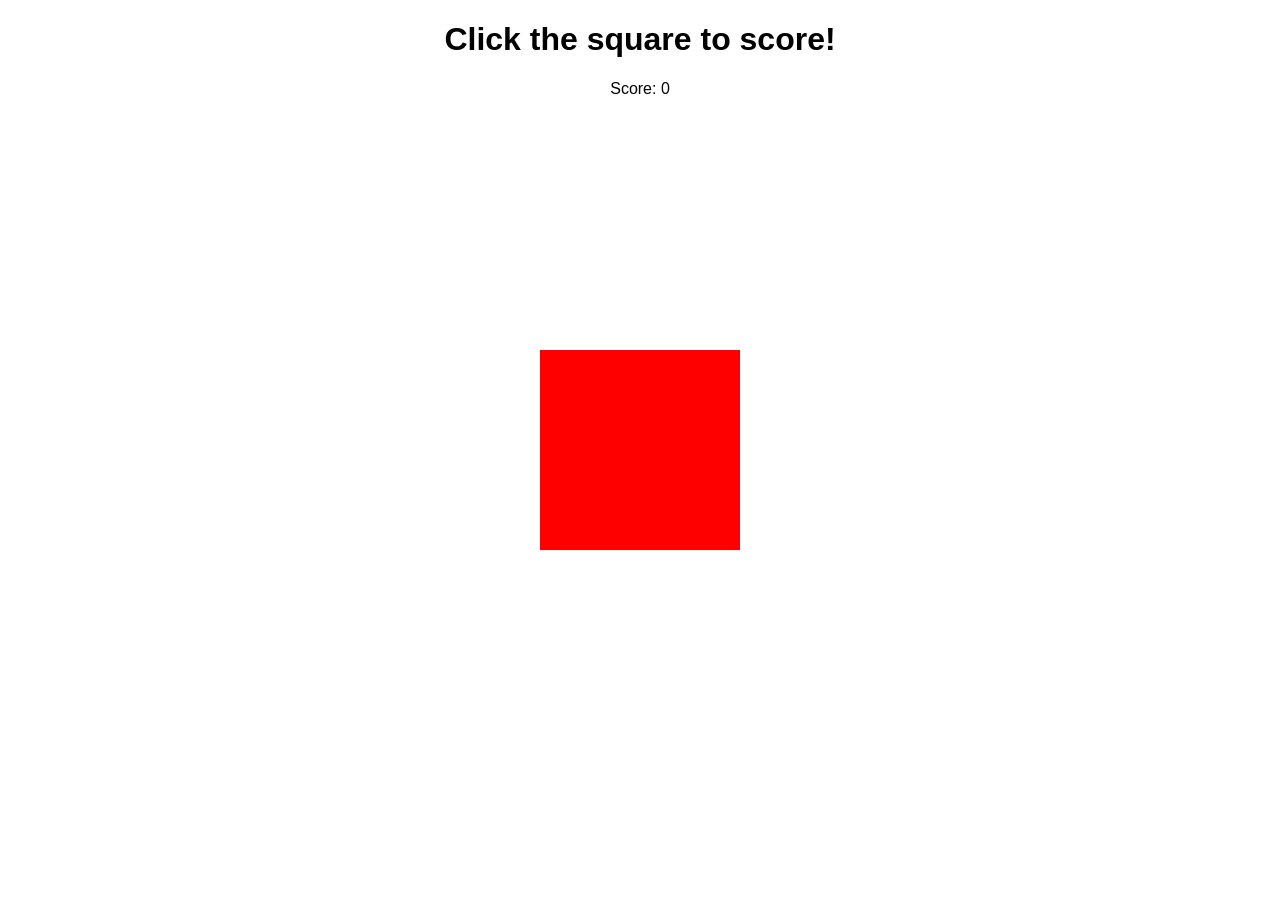
<file: click game.html>
<!DOCTYPE html>
<html lang="en">
<head>
    <meta charset="UTF-8">
    <meta name="viewport" content="width=device-width, initial-scale=1.0">
    <title>Simple Click Game</title>
    <style>
        body {
            text-align: center;
            font-family: Arial, sans-serif;
        }
        #game-area {
            width: 200px;
            height: 200px;
            background-color: red;
            position: absolute;
            top: 50%;
            left: 50%;
            transform: translate(-50%, -50%);
            cursor: pointer;
        }
    </style>
</head>
<body>
    <h1>Click the square to score!</h1>
    <p>Score: <span id="score">0</span></p>
    <div id="game-area"></div>
    
    <script>
        let score = 0;
        let size = 200;
        const gameArea = document.getElementById('game-area');
        const scoreDisplay = document.getElementById('score');

        gameArea.addEventListener('click', () => {
            score += Math.round(200 / size);
            scoreDisplay.textContent = score;
            size = Math.max(20, size * 0.9);
            gameArea.style.width = `${size}px`;
            gameArea.style.height = `${size}px`;
            moveGameArea();
        });

        function moveGameArea() {
            const maxX = window.innerWidth - size;
            const maxY = window.innerHeight - size;
            const newX = Math.random() * maxX;
            const newY = Math.random() * maxY;
            gameArea.style.left = `${newX}px`;
            gameArea.style.top = `${newY}px`;
        }
    </script>
</body>
</html>
</file>
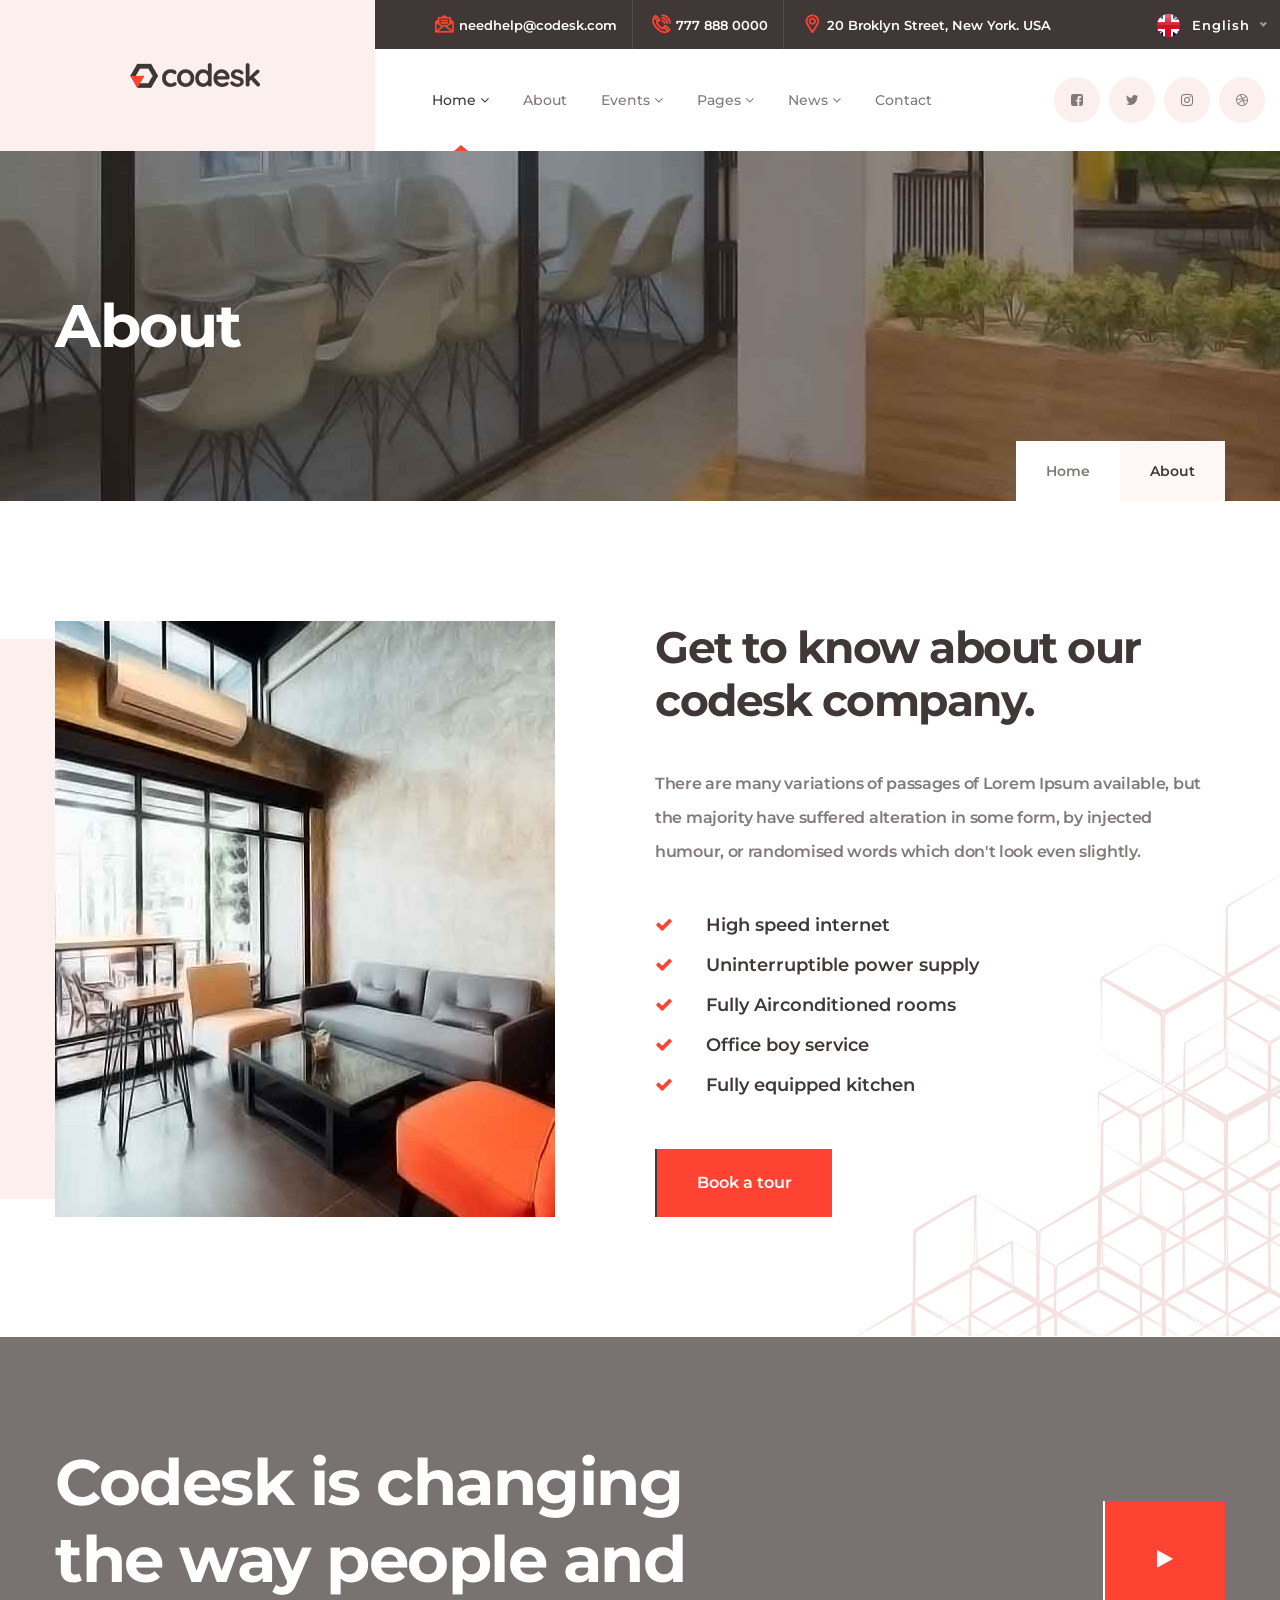
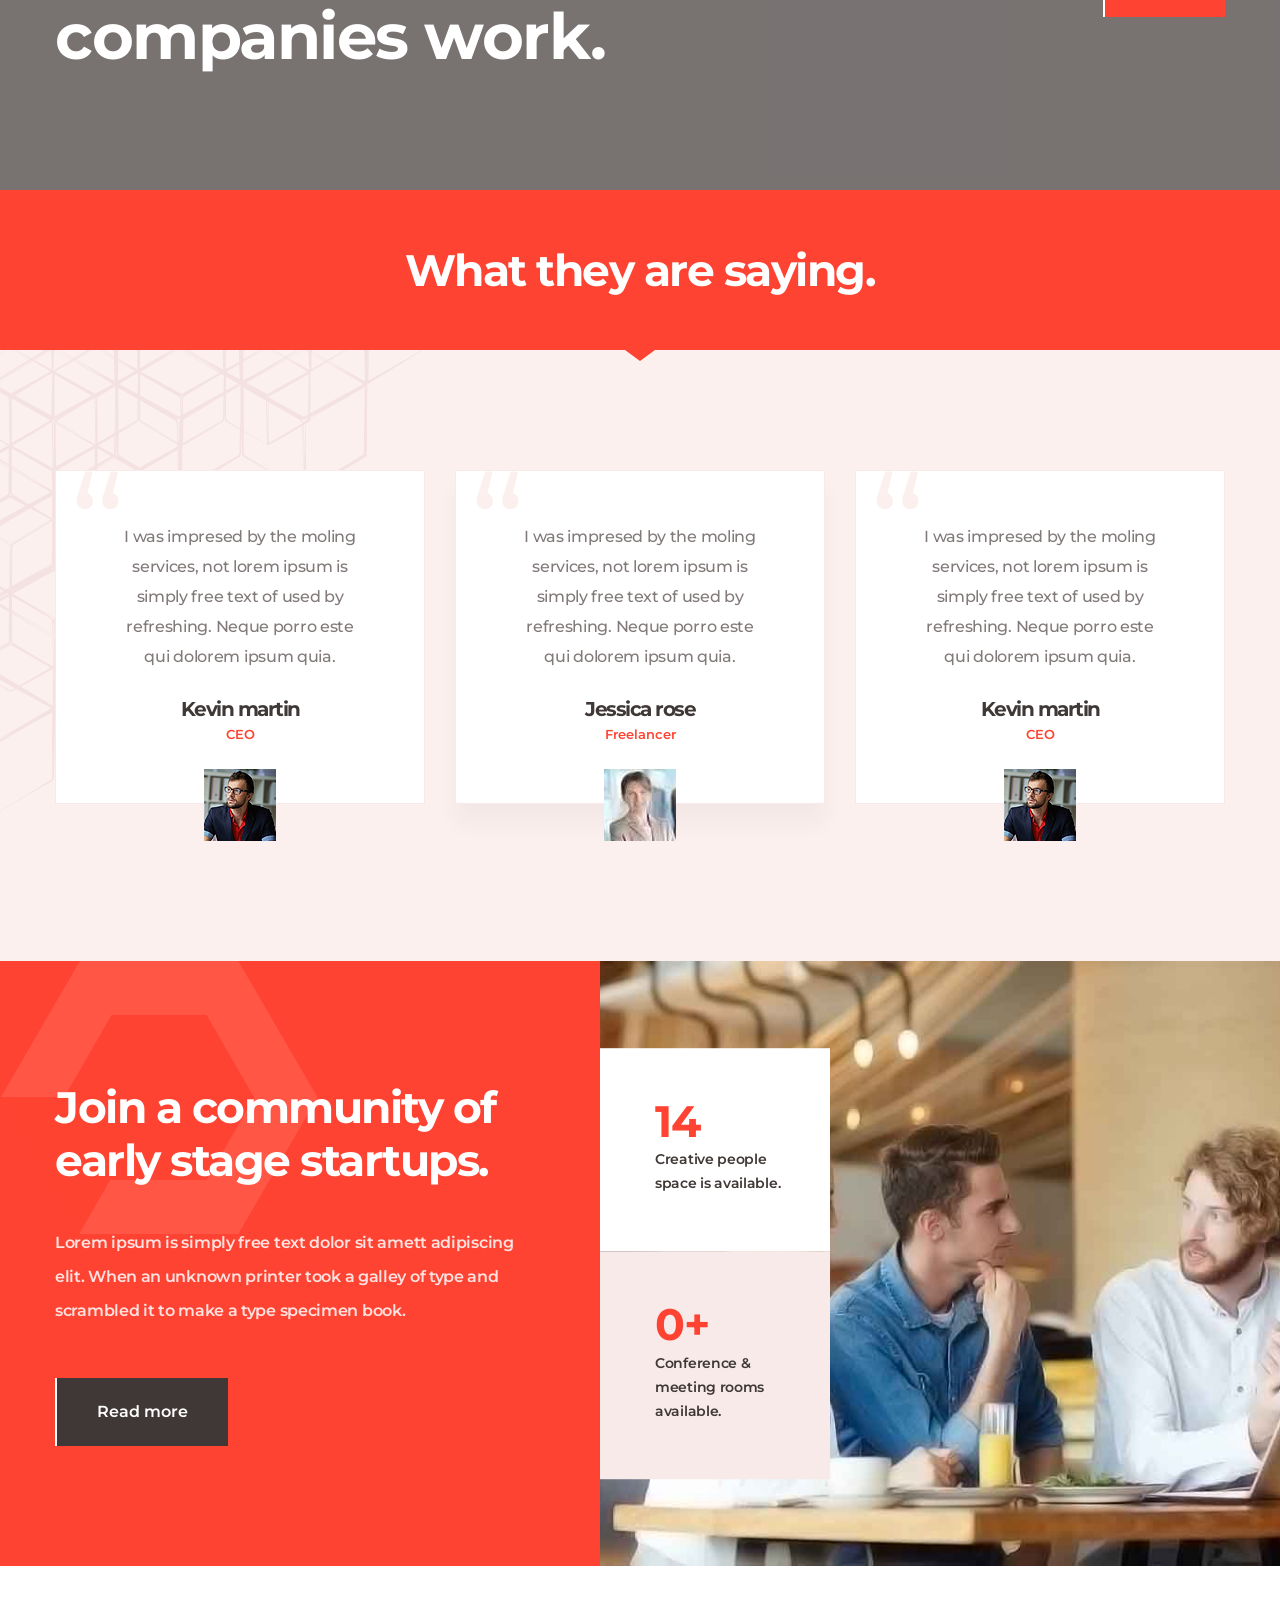
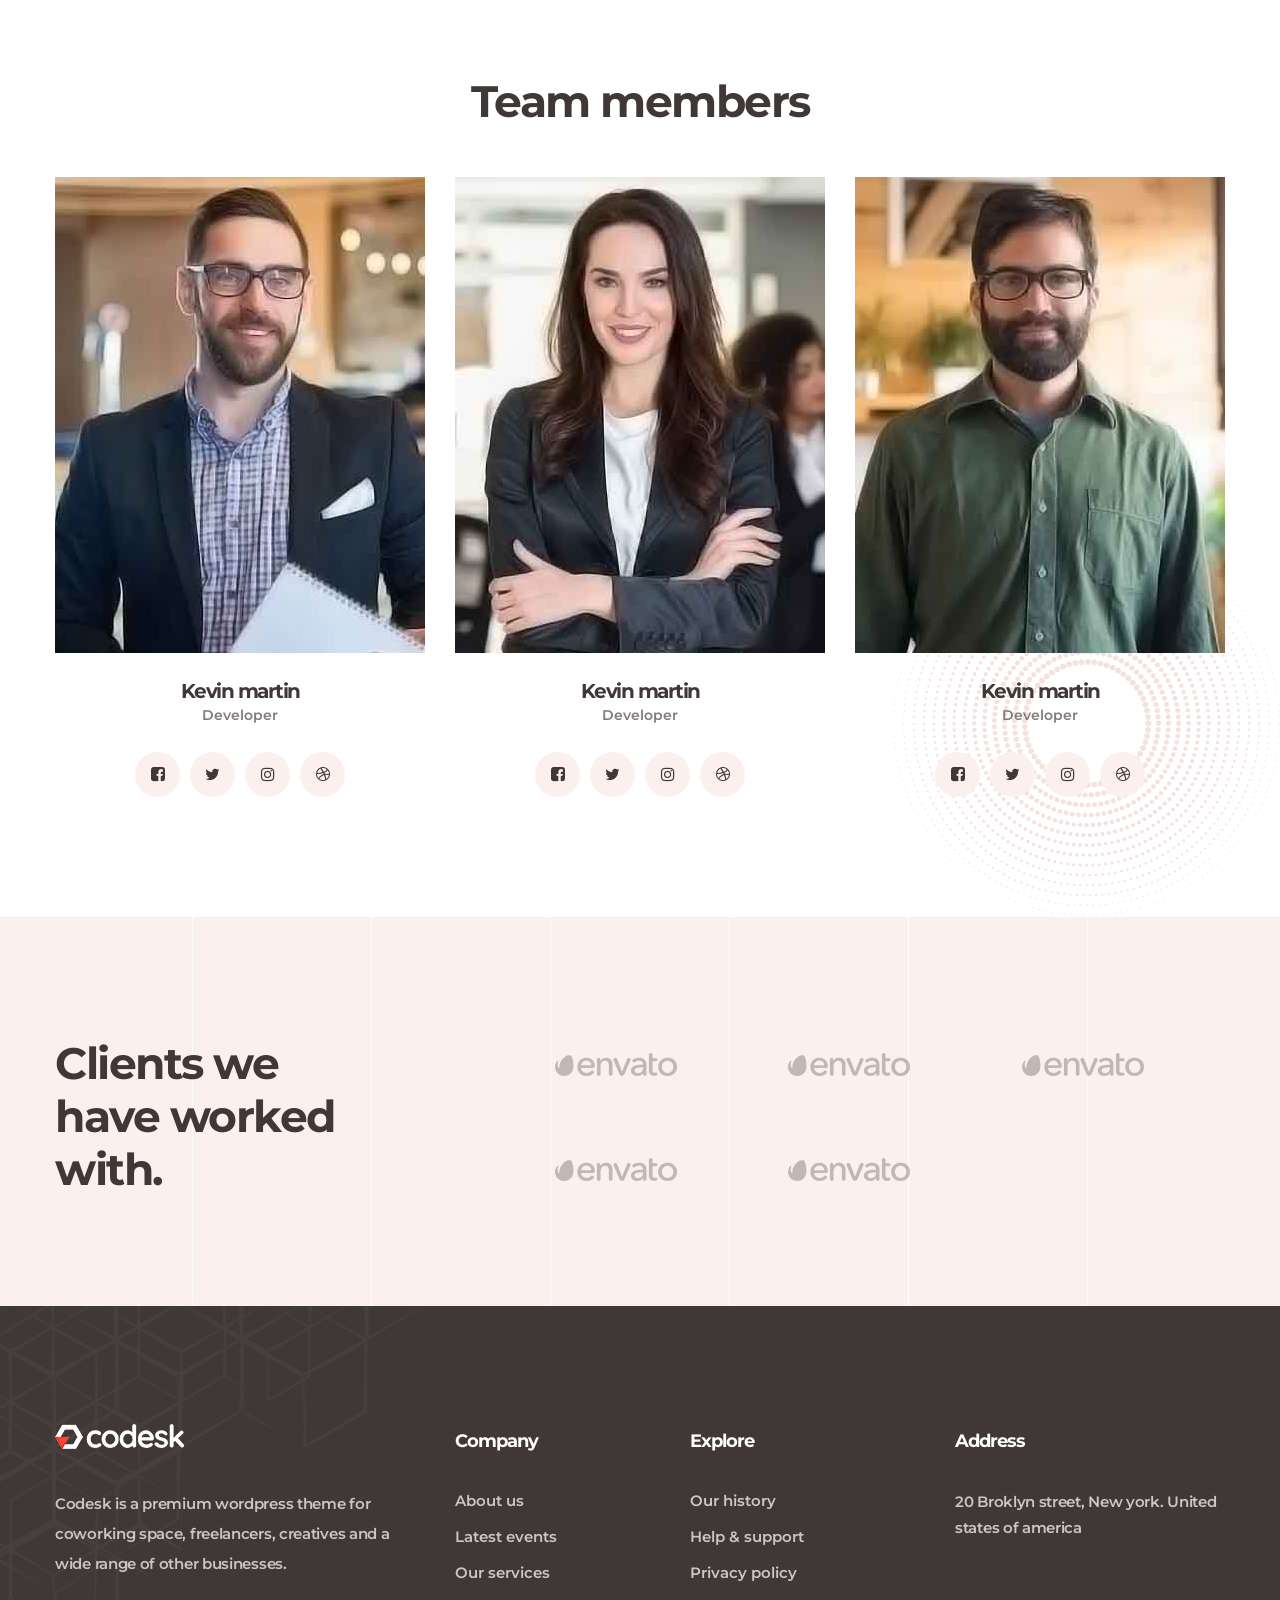
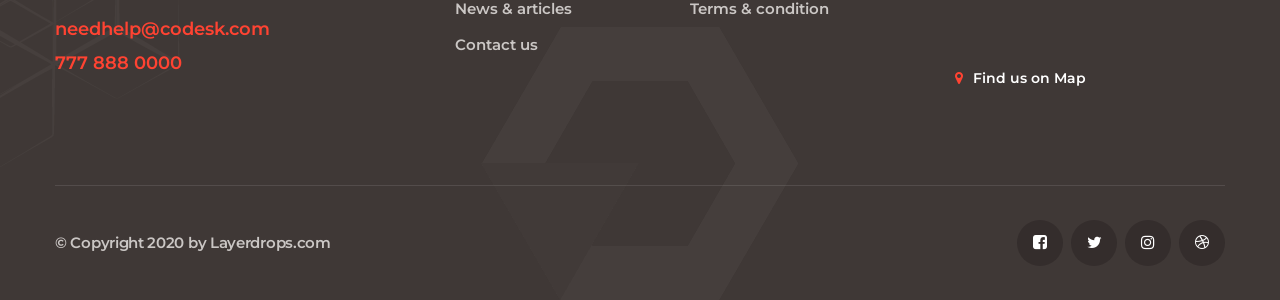
<file: companyHomePage/about.html>
<!doctype html>
<html lang="en">

<head>
   
    <!--====== Required meta tags ======-->
    <meta charset="utf-8">
    <meta http-equiv="x-ua-compatible" content="ie=edge">
    <meta name="description" content="">
    <meta name="viewport" content="width=device-width, initial-scale=1, shrink-to-fit=no">
    
    <!--====== Title ======-->
    <title>Codesk - Coworking Space HTML Template</title>
    
    <!--====== Favicon Icon ======-->
    <link rel="shortcut icon" href="assets/images/we-know-logo.png" type="image/png">

    <!--====== Bootstrap css ======-->
    <link rel="stylesheet" href="assets/css/bootstrap.min.css">
    
    <!--====== Fontawesome css ======-->
    <link rel="stylesheet" href="assets/css/font-awesome.min.css">
    
    <!--====== flaticon css ======-->
    <link rel="stylesheet" href="assets/css/flaticon.css">
    
    <!--====== nice select css ======-->
    <link rel="stylesheet" href="assets/css/nice-select.css">
    
    <!--====== animate css ======-->
    <link rel="stylesheet" href="assets/css/animate.min.css">
    
    <!--====== Magnific Popup css ======-->
    <link rel="stylesheet" href="assets/css/magnific-popup.css">
    
    <!--====== Slick css ======-->
    <link rel="stylesheet" href="assets/css/slick.css">
    
    <!--====== Default css ======-->
    <link rel="stylesheet" href="assets/css/default.css">
    
    <!--====== Style css ======-->
    <link rel="stylesheet" href="assets/css/style.css">
  
  
</head>

<body>

    <!-- PRELOADER -->
    <div class="preloader">
        <div class="lds-ellipsis">
            <span></span>
            <span></span>
            <span></span>
        </div>
    </div>
    <!-- END PRELOADER -->

    <!--====== OFFCANVAS MENU PART START ======-->

    <div class="off_canvars_overlay">
                
    </div>
    <div class="offcanvas_menu">
        <div class="container-fluid">
            <div class="row">
                <div class="col-12">
                    <div class="offcanvas_menu_wrapper">
                        <div class="canvas_close">
                            <a href="javascript:void(0)"><i class="fa fa-times"></i></a>  
                        </div>
                        <div class="offcanvas-social">
                            <ul class="text-center">
                                <li><a href="$"><i class="fa fa-facebook-square"></i></a></li>
                                <li><a href="$"><i class="fa fa-twitter"></i></a></li>
                                <li><a href="$"><i class="fa fa-instagram"></i></a></li>
                                <li><a href="$"><i class="fa fa-dribbble"></i></a></li>
                            </ul>
                        </div>
                        <div id="menu" class="text-left ">
                            <ul class="offcanvas_main_menu">
                                <li class="menu-item-has-children active">
                                    <a href="#">Home</a>
                                    <ul class="sub-menu">
                                        <li><a href="index.html">Home 1</a></li>
                                        <li><a href="index-2.html">Home 2</a></li>
                                        <li><a href="index-3.html">Home 3</a></li>
                                        <li class="menu-item-has-children">
                                            <a href="#">Header Versions</a>
                                            <ul class="sub-menu">
                                                <li><a href="index.html">Header Style 1r</a></li>
                                                <li><a href="index-2.html">Header Style 2</a></li>
                                                <li><a href="index-3.html">Header Style 3</a></li>
                                            </ul>
                                        </li>
                                    </ul>
                                </li>
                                <li class="menu-item-has-children active">
                                    <a href="#">Pages</a>
                                    <ul class="sub-menu">
                                        <li><a href="about.html">About</a></li>
                                        <li><a href="our-team.html">Our Team</a></li>
                                        <li><a href="our-history.html">Our history</a></li>
                                        <li><a href="testimonials.html">testimonials</a></li>
                                    </ul>
                                </li>
                                <li class="menu-item-has-children active">
                                    <a href="#">Services</a>
                                    <ul class="sub-menu">
                                        <li><a href="services.html">Services</a></li>
                                        <li><a href="single-service.html">single service</a></li>
                                    </ul>
                                </li>
                                <li class="menu-item-has-children active">
                                    <a href="#">Recent Projects</a>
                                    <ul class="sub-menu">
                                        <li><a href="projects.html">Projects</a></li>
                                        <li><a href="single-project.html">single project</a></li>
                                    </ul>
                                </li>
                                <li class="menu-item-has-children active">
                                    <a href="#">Blog</a>
                                    <ul class="sub-menu">
                                        <li><a href="posts.html">posts</a></li>
                                        <li><a href="single-post.html">single post</a></li>
                                    </ul>
                                </li>
                                <li class="menu-item-has-children active">
                                    <a href="#">Contact</a>
                                </li>
                            </ul>
                        </div>
                        <div class="offcanvas_footer">
                            <span><a href="mailto:tanvirahmed8282@gmail.com"><i class="fa fa-envelope-o"></i> layerdrops@gmail.com</a></span>
                        </div>
                    </div>
                </div>
            </div>
        </div>
    </div>

    <!--====== OFFCANVAS MENU PART ENDS ======-->
   
    <!--====== HEADER PART START ======-->
    
    <header class="header-area">
        <div class="header-top-area">
            <div class="container-fluid">
                <div class="row">
                    <div class="col-lg-12">
                        <div class="header-top">
                            <ul>
                                <li><a href="mailto:needhelp@codesk.com"><i class="flaticon-message"></i> needhelp@codesk.com</a></li>
                                <li><a href="tel:7778880000"><i class="flaticon-phone-call"></i> 777 888 0000</a></li>
                                <li><a href="#"><i class="flaticon-placeholder"></i> 20 Broklyn Street, New York. USA</a></li>
                            </ul>
                            <div class="dropdown d-none d-md-block">
                                <img src="assets/images/map.png" alt="">
                                <select>
                                    <option value="1">English</option>
                                    <option value="2">Bangla</option>
                                    <option value="3">urdu</option>
                                    <option value="4">Hindi</option>
                                </select>
                            </div>
                        </div>
                    </div>
                </div>
            </div>
        </div>
        <div class="main-header">
            <div class="container-fluid">
                <div class="row">
                    <div class="col-lg-12">
                        <div class="main-header-item d-flex justify-content-between align-items-center">
                            <div class="main-header-menus  d-flex">
                                <div class="header-logo">
                                    <a href="index.html"><img src="assets/images/logo.png" alt="logo"></a>
                                </div>
                                <div class="header-menu d-none d-lg-block">
                                    <ul>
                                        <li>
                                            <a class="active" href="#">Home <i class="fa fa-angle-down"></i></a>
                                            <ul class="sub-menu">
                                                <li><a href="index.html">Home 1</a></li>
                                                <li><a href="index-2.html">Home 2</a></li>
                                                <li><a href="index-3.html">Home 3</a></li>
                                                <li>
                                                    <a href="#">Header Versions</a>
                                                    <ul class="sub-menu">
                                                        <li><a href="index.html">Header Style 1</a></li>
                                                        <li><a href="index-2.html">Header Style 2</a></li>
                                                        <li><a href="index-3.html">Header Style 3</a></li>
                                                    </ul>
                                                </li>
                                            </ul>
                                        </li>
                                        <li>
                                            <a href="about.html">About</a>
                                        </li>
                                        <li>
                                            <a href="#">Events  <i class="fa fa-angle-down"></i></a>
                                            <ul class="sub-menu">
                                                <li><a href="events.html">Events</a></li>
                                                <li><a href="single-event.html">single event</a></li>
                                            </ul>
                                        </li>
                                        <li>
                                            <a href="#">Pages  <i class="fa fa-angle-down"></i></a>
                                            <ul class="sub-menu">
                                                <li><a href="team.html">team</a></li>
                                                <li><a href="pricing.html">pricing</a></li>
                                                <li><a href="book-a-tour.html">book a tour</a></li>
                                                <li><a href="gallery.html">gallery</a></li>
                                            </ul>
                                        </li>
                                        <li>
                                            <a href="#">News  <i class="fa fa-angle-down"></i></a>
                                            <ul class="sub-menu">
                                                <li><a href="news.html">news</a></li>
                                                <li><a href="single-news.html">single news</a></li>
                                            </ul>
                                        </li>
                                        <li><a href="contact.html">Contact</a></li>
                                    </ul>
                                </div>
                            </div>
                            <div class="header-social d-flex align-items-center">
                                <ul class="d-none d-lg-block">
                                    <li><a href="$"><i class="fa fa-facebook-square"></i></a></li>
                                    <li><a href="$"><i class="fa fa-twitter"></i></a></li>
                                    <li><a href="$"><i class="fa fa-instagram"></i></a></li>
                                    <li><a href="$"><i class="fa fa-dribbble"></i></a></li>
                                </ul>
                                <div class="toggle-btn ml-30 canvas_open d-lg-none d-block">
                                    <i class="fa fa-bars"></i>
                                </div>
                            </div>
                        </div>
                    </div>
                </div>
            </div>
        </div>
    </header>
    
    <!--====== HEADER PART ENDS ======-->

    <!--====== PAGE TITLE PART START ======-->

    <div class="page-title-area bg_cover" style="background-image: url(assets/images/page-title-bg.jpg);">
        <div class="container">
            <div class="row">
                <div class="col-lg-12">
                    <div class="page-title-content">
                        <h3 class="title">About</h3>
                        <nav aria-label="breadcrumb">
                            <ol class="breadcrumb">
                                <li class="breadcrumb-item"><a href="index.html">Home</a></li>
                                <li class="breadcrumb-item active" aria-current="page">About</li>
                            </ol>
                        </nav>
                    </div>
                </div>
            </div>
        </div>
    </div>
    
    <!--====== PAGE TITLE PART ENDS ======-->

    <!--====== GET TO KNOW PART START ======-->
    
    <section class="get-to-know-area">
        <div class="container">
            <div class="row align-items-center">
                <div class="col-lg-6">
                    <div class="get-to-know-thumb mr-70 animated wow fadeInLeft" data-wow-duration="1500ms" data-wow-delay="0ms">
                        <img src="assets/images/get-to-know-thumb.jpg" alt="">
                    </div>
                </div>
                <div class="col-lg-6">
                    <div class="get-to-know-content">
                        <h3 class="title">Get to know about our codesk company.</h3>
                        <p>There are many variations of passages of Lorem Ipsum available, but the majority have suffered alteration in some form, by injected humour, or randomised words which don't look even slightly.</p>
                        <ul>
                            <li><i class="fa fa-check"></i> High speed internet</li>
                            <li><i class="fa fa-check"></i> Uninterruptible power supply</li>
                            <li><i class="fa fa-check"></i> Fully Airconditioned rooms</li>
                            <li><i class="fa fa-check"></i> Office boy service</li>
                            <li><i class="fa fa-check"></i> Fully equipped kitchen</li>
                        </ul>
                        <a class="main-btn main-btn-2" href="book-a-tour.html">Book a tour</a>
                    </div>
                </div>
            </div>
        </div>
        <div class="about-pattern">
            <img src="assets/images/shape-pattern.png" alt="">
        </div>
    </section>
    
    <!--====== GET TO KNOW PART ENDS ======-->

    <!--====== CODESK CHANGING PART START ======-->
    
    <section class="codesk-changing-area bg_cover" style="background-image: url(assets/images/codesk-changing-bg.jpg);">
        <div class="container">
            <div class="row align-items-center">
                <div class="col-lg-7">
                    <div class="codesk-changing-text">
                        <h3 class="title">Codesk is changing the way people and companies work.</h3>
                    </div>
                </div>
                <div class="col-lg-5">
                    <div class="codesk-changing-play text-left text-lg-right">
                        <a class="main-btn video-popup" href="https://www.youtube.com/watch?v=_9MEYFNyilQ"><i class="fa fa-play"></i></a>
                    </div>
                </div>
            </div>
        </div>
    </section>
    
    <!--====== CODESK CHANGING PART ENDS ======-->

    <!--====== TESTIMONIAL PART START ======-->
    
    <div class="testimonial-title-area">
        <div class="container">
            <div class="row">
                <div class="col-lg-12">
                    <div class="testimonial-title text-center">
                        <h2 class="title">What they are saying.</h2>
                    </div>
                </div>
            </div>
        </div>
    </div>
    <section class="testimonial-area">
        <div class="container">
            <div class="row testimonial-active">
                <div class="col-lg-4">
                    <div class="testimonial-item text-center">
                        <p>I was impresed by the moling services, not lorem ipsum is simply free text of used by refreshing. Neque porro este qui dolorem ipsum quia.</p>
                        <h4 class="title">Jessica rose</h4>
                        <span>Freelancer</span>
                        <img src="assets/images/testimonial-1.jpg" alt="testimonial">
                        <div class="icon">
                            <img src="assets/images/quote-icon.png" alt="">
                        </div>
                    </div>
                </div>
                <div class="col-lg-4">
                    <div class="testimonial-item text-center">
                        <p>I was impresed by the moling services, not lorem ipsum is simply free text of used by refreshing. Neque porro este qui dolorem ipsum quia.</p>
                        <h4 class="title">Kevin martin</h4>
                        <span>CEO</span>
                        <img src="assets/images/testimonial-2.jpg" alt="testimonial">
                        <div class="icon">
                            <img src="assets/images/quote-icon.png" alt="">
                        </div>
                    </div>
                </div>
                <div class="col-lg-4">
                    <div class="testimonial-item text-center">
                        <p>I was impresed by the moling services, not lorem ipsum is simply free text of used by refreshing. Neque porro este qui dolorem ipsum quia.</p>
                        <h4 class="title">Sarah albert</h4>
                        <span>Developer</span>
                        <img src="assets/images/testimonial-3.jpg" alt="testimonial">
                        <div class="icon">
                            <img src="assets/images/quote-icon.png" alt="">
                        </div>
                    </div>
                </div>
                <div class="col-lg-4">
                    <div class="testimonial-item text-center">
                        <p>I was impresed by the moling services, not lorem ipsum is simply free text of used by refreshing. Neque porro este qui dolorem ipsum quia.</p>
                        <h4 class="title">Kevin martin</h4>
                        <span>CEO</span>
                        <img src="assets/images/testimonial-2.jpg" alt="testimonial">
                        <div class="icon">
                            <img src="assets/images/quote-icon.png" alt="">
                        </div>
                    </div>
                </div>
            </div>
        </div>
        <div class="testimonial-pattern">
            <img src="assets/images/testimonial-pattern.png" alt="">
        </div>
    </section>
    
    <!--====== TESTIMONIAL PART ENDS ======-->

    <!--====== JOIN COMMUNITY PART START ======-->
    
    <section class="join-community-area">
        <div class="container">
            <div class="row">
                <div class="col-lg-6">
                    <div class="join-community-content">
                        <h3 class="title animated wow fadeInLeft" data-wow-duration="1500ms" data-wow-delay="0ms">Join a community of early stage startups.</h3>
                        <p class=" animated wow fadeInLeft" data-wow-duration="1500ms" data-wow-delay="300ms">Lorem ipsum is simply free text dolor sit amett adipiscing elit. When an unknown printer took a galley of type and scrambled it to make a type specimen book.</p>
                        <a class="main-btn animated wow fadeInLeft" data-wow-duration="1500ms" data-wow-delay="600ms" href="about.html">Read more</a>
                    </div>
                </div>
            </div>
        </div>
        <div class="join-community-counter">
            <div class="item">
                <h3 class="title counter">880</h3>
                <p>Creative people space is available.</p>
            </div>
            <div class="item item-2">
                <h3 class="title"><span class="counter">70</span>+</h3>
                <p>Conference & meeting rooms available.</p>
            </div>
        </div>
        <div class="community-logo">
            <img src="assets/images/community-logo.png" alt="">
        </div>
    </section>
    
    <!--====== JOIN COMMUNITY PART ENDS ======-->

    <!--====== TEAM PART START ======-->
    
    <section class="team-area">
        <div class="container">
            <div class="row">
                <div class="col-lg-12">
                    <div class="team-title text-center">
                        <h3 class="title">Team members</h3>
                    </div>
                </div>
            </div>
            <div class="row justify-content-center">
                <div class="col-lg-4 col-md-7 col-sm-8">
                    <div class="team-item mt-30 animated wow fadeInUp" data-wow-duration="1000ms" data-wow-delay="0ms">
                        <div class="team-thumb">
                            <img src="assets/images/team-1.jpg" alt="team">
                        </div>
                        <div class="team-content text-center">
                            <h4 class="title">Kevin martin</h4>
                            <span>Developer</span>
                            <ul>
                                <li><a href="#"><i class="fa fa-facebook-square"></i></a></li>
                                <li><a href="#"><i class="fa fa-twitter"></i></a></li>
                                <li><a href="#"><i class="fa fa-instagram"></i></a></li>
                                <li><a href="#"><i class="fa fa-dribbble"></i></a></li>
                            </ul>
                        </div>
                    </div>
                </div>
                <div class="col-lg-4 col-md-7 col-sm-8">
                    <div class="team-item mt-30 animated wow fadeInUp" data-wow-duration="1000ms" data-wow-delay="100ms">
                        <div class="team-thumb">
                            <img src="assets/images/team-2.jpg" alt="team">
                        </div>
                        <div class="team-content text-center">
                            <h4 class="title">Kevin martin</h4>
                            <span>Developer</span>
                            <ul>
                                <li><a href="#"><i class="fa fa-facebook-square"></i></a></li>
                                <li><a href="#"><i class="fa fa-twitter"></i></a></li>
                                <li><a href="#"><i class="fa fa-instagram"></i></a></li>
                                <li><a href="#"><i class="fa fa-dribbble"></i></a></li>
                            </ul>
                        </div>
                    </div>
                </div>
                <div class="col-lg-4 col-md-7 col-sm-8">
                    <div class="team-item mt-30 animated wow fadeInUp" data-wow-duration="1000ms" data-wow-delay="200ms">
                        <div class="team-thumb">
                            <img src="assets/images/team-3.jpg" alt="team">
                        </div>
                        <div class="team-content text-center">
                            <h4 class="title">Kevin martin</h4>
                            <span>Developer</span>
                            <ul>
                                <li><a href="#"><i class="fa fa-facebook-square"></i></a></li>
                                <li><a href="#"><i class="fa fa-twitter"></i></a></li>
                                <li><a href="#"><i class="fa fa-instagram"></i></a></li>
                                <li><a href="#"><i class="fa fa-dribbble"></i></a></li>
                            </ul>
                        </div>
                    </div>
                </div>
            </div>
        </div>
        <div class="team-pattern">
            <img src="assets/images/services-dot.png" alt="">
        </div>
    </section>
    
    <!--====== TEAM PART ENDS ======-->

    <!--====== COMPANY LOGOS PART START ======-->
    
    <section class="company-logos-area">
        <div class="container">
            <div class="row">
                <div class="col-lg-5">
                    <div class="company-logos-text">
                        <h3 class="title">Clients we <br> have worked <br> with.</h3>
                    </div>
                </div>
                <div class="col-lg-7">
                    <div class="row">
                        <div class="col-sm-4">
                            <div class="logo-item mt-15">
                                <img src="assets/images/brand-1.png" alt="">
                            </div>
                        </div>
                        <div class="col-sm-4">
                            <div class="logo-item mt-15">
                                <img src="assets/images/brand-1.png" alt="">
                            </div>
                        </div>
                        <div class="col-sm-4">
                            <div class="logo-item mt-15">
                                <img src="assets/images/brand-1.png" alt="">
                            </div>
                        </div>
                        <div class="col-sm-4">
                            <div class="logo-item mt-80">
                                <img src="assets/images/brand-1.png" alt="">
                            </div>
                        </div>
                        <div class="col-sm-4">
                            <div class="logo-item mt-80">
                                <img src="assets/images/brand-1.png" alt="">
                            </div>
                        </div>
                    </div>
                </div>
            </div>
        </div>
    </section>
    
    <!--====== COMPANY LOGOS PART ENDS ======-->

    <!--====== FOOTER PART START ======-->
    
    <section class="footer-area">
        <div class="container">
            <div class="row">
                <div class="col-lg-4 col-md-6 col-sm-8">
                    <div class="footer-about mt-30">
                        <div class="logo">
                            <a href="#"><img src="assets/images/logo-2.png" alt="logo"></a>
                        </div>
                        <p>Codesk is a premium wordpress theme for coworking space, freelancers, creatives and a wide range of other businesses.</p>
                        <ul>
                            <li><a href="mailto:needhelp@codesk.com">needhelp@codesk.com</a></li>
                            <li><a href="tel:7778880000">777 888 0000</a></li>
                        </ul>
                    </div>
                </div>
                <div class="col-lg-2 col-md-6 col-sm-6">
                    <div class="footer-list mt-30">
                        <h4 class="title">Company</h4>
                        <ul>
                            <li><a href="#">About us</a></li>
                            <li><a href="#">Latest events</a></li>
                            <li><a href="#">Our services</a></li>
                            <li><a href="#">News & articles</a></li>
                            <li><a href="#">Contact us</a></li>
                        </ul>
                    </div>
                </div>
                <div class="col-lg-3 col-md-6 col-sm-6">
                    <div class="footer-list pl-35 mt-30">
                        <h4 class="title">Explore</h4>
                        <ul>
                            <li><a href="#">Our history</a></li>
                            <li><a href="#">Help & support</a></li>
                            <li><a href="#">Privacy policy</a></li>
                            <li><a href="#">Terms & condition</a></li>
                        </ul>
                    </div>
                </div>
                <div class="col-lg-3 col-md-6">
                    <div class="footer-address mt-30">
                        <h3 class="title">Address</h3>
                        <p>20 Broklyn street, New york. United states of america</p>
                        <iframe src="https://ditu.google.cn/maps/embed?pb=!1m14!1m12!1m3!1d14612.97540392891!2d90.497437!3d23.70298445!2m3!1f0!2f0!3f0!3m2!1i1024!2i768!4f13.1!5e0!3m2!1sen!2sbd!4v1590471441805!5m2!1sen!2sbd" width="600" height="450" style="border:0;" allowfullscreen="" aria-hidden="false" tabindex="0"></iframe>
                        <span><i class="fa fa-map-marker"></i> Find us on Map</span>
                    </div>
                </div>
            </div>
        </div>
        <div class="footer-copyright-area">
            <div class="container">
                <div class="row">
                    <div class="col-lg-12">
                        <div class="footer-copyright d-block d-md-flex justify-content-between align-items-center">
                            <p>© Copyright 2020 by Layerdrops.com</p>
                            <ul>
                                <li><a href="#"><i class="fa fa-facebook-square"></i></a></li>
                                <li><a href="#"><i class="fa fa-twitter"></i></a></li>
                                <li><a href="#"><i class="fa fa-instagram"></i></a></li>
                                <li><a href="#"><i class="fa fa-dribbble"></i></a></li>
                            </ul>
                        </div>
                    </div>
                </div>
            </div>
        </div>
        <div class="footer-pattern">
            <img src="assets/images/footer-pattern.png" alt="">
        </div>
        <div class="footer-logo">
            <img src="assets/images/footer-logo.png" alt="">
        </div>
    </section>
    
    <!--====== FOOTER PART ENDS ======-->
    
    <!--====== GO TO TOP PART START ======-->
    
    <div class="go-top-area">
        <div class="go-top-wrap">
            <div class="go-top-btn-wrap">
                <div class="go-top go-top-btn">
                    <i class="fa fa-angle-double-up"></i>
                    <i class="fa fa-angle-double-up"></i>
                </div>
            </div>
        </div>
    </div>
    
    <!--====== GO TO TOP PART ENDS ======-->
    
    
    

    
    <!--====== jquery js ======-->
    <script src="assets/js/vendor/modernizr-3.6.0.min.js"></script>
    <script src="assets/js/vendor/jquery-3.5.0.js"></script>

    <!--====== Bootstrap js ======-->
    <script src="assets/js/bootstrap.min.js"></script>
    <script src="assets/js/popper.min.js"></script>
    
    <!--====== Slick js ======-->
    <script src="assets/js/slick.min.js"></script>
    
    <!--====== odometer js ======-->
    <script src="assets/js/jquery.counterup.min.js"></script>
    <script src="assets/js/jquery.waypoints.min.js"></script>
    
    <!--====== wow js ======-->
    <script src="assets/js/wow.js"></script>
    
    <!--====== nice select js ======-->
    <script src="assets/js/jquery.nice-select.min.js"></script>
    
    <!--====== Magnific Popup js ======-->
    <script src="assets/js/jquery.magnific-popup.min.js"></script>
    
    <!--====== Main js ======-->
    <script src="assets/js/main.js"></script>

</body>

</html>
</file>
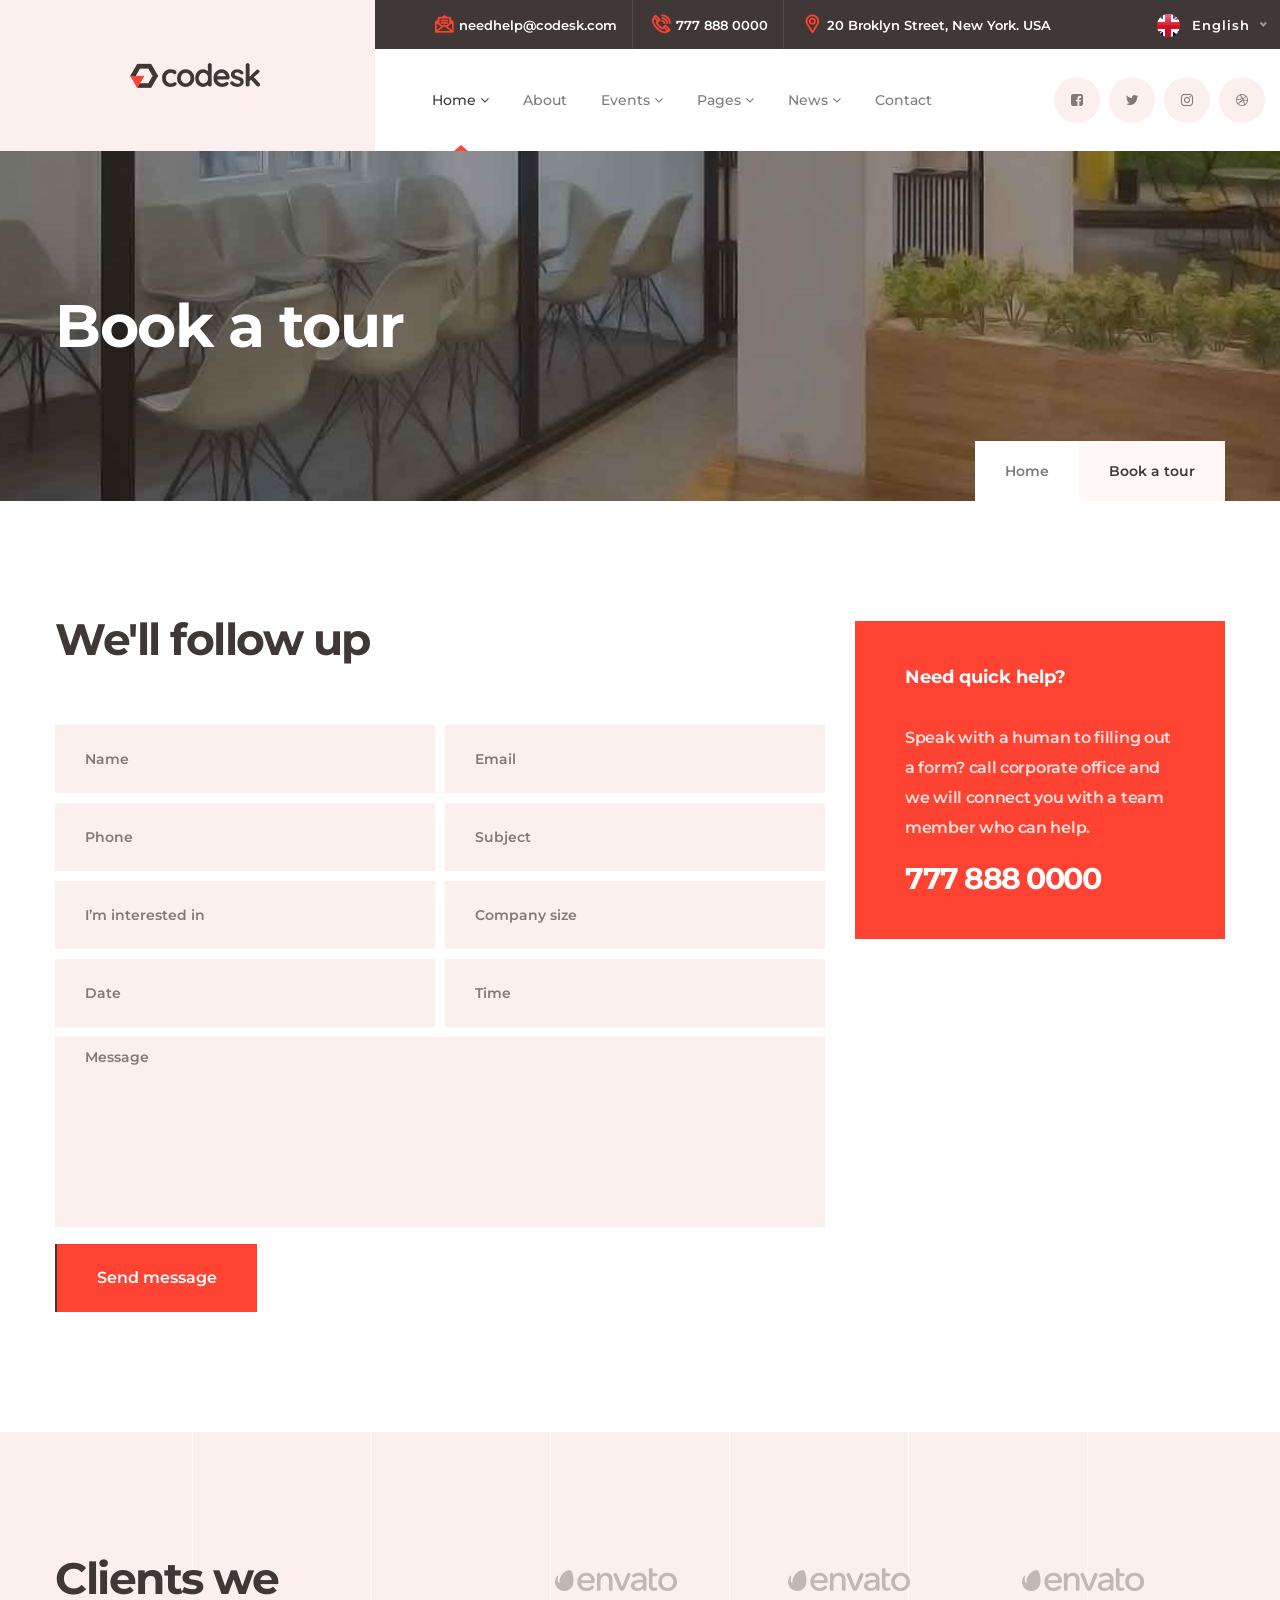
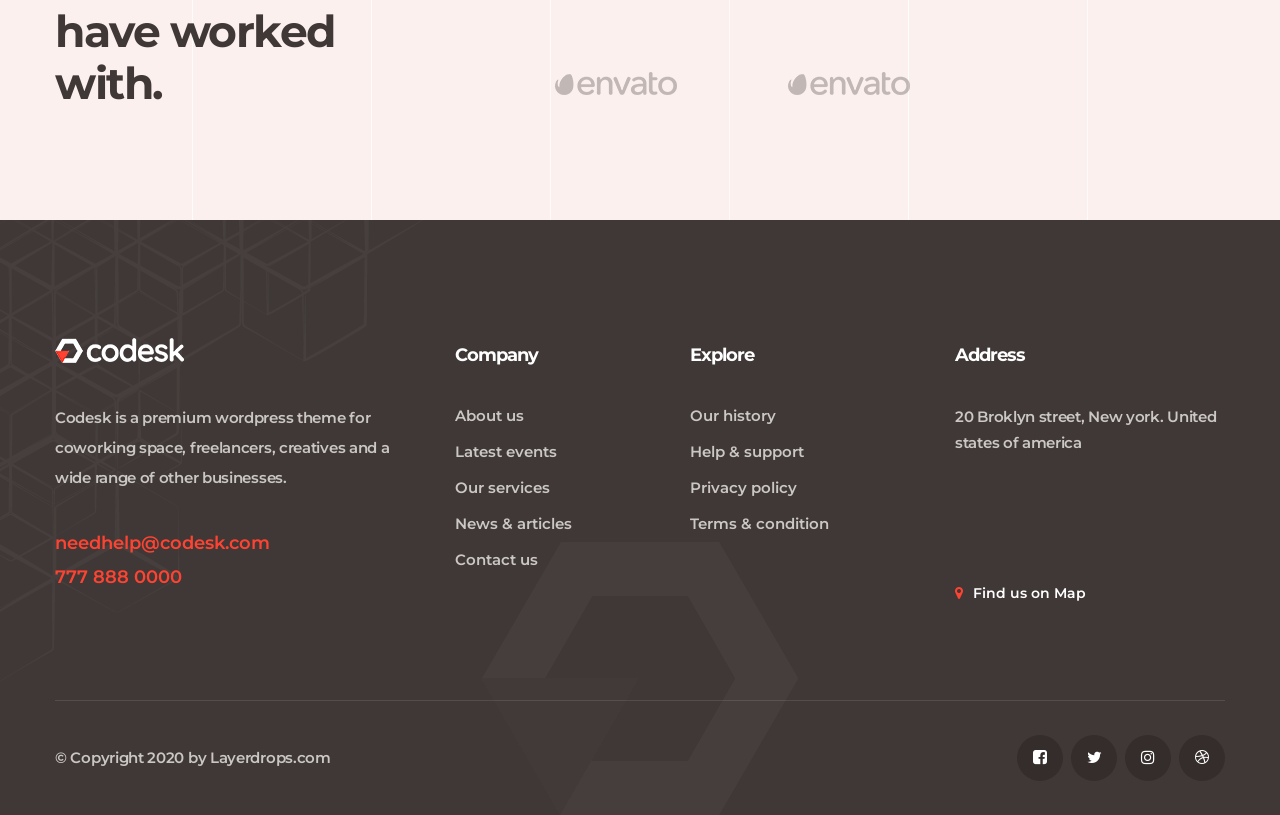
<file: companyHomePage/book-a-tour.html>
<!doctype html>
<html lang="en">

<head>
   
    <!--====== Required meta tags ======-->
    <meta charset="utf-8">
    <meta http-equiv="x-ua-compatible" content="ie=edge">
    <meta name="description" content="">
    <meta name="viewport" content="width=device-width, initial-scale=1, shrink-to-fit=no">
    
    <!--====== Title ======-->
    <title>Codesk - Coworking Space HTML Template</title>
    
    <!--====== Favicon Icon ======-->
    <link rel="shortcut icon" href="assets/images/we-know-logo.png" type="image/png">

    <!--====== Bootstrap css ======-->
    <link rel="stylesheet" href="assets/css/bootstrap.min.css">
    
    <!--====== Fontawesome css ======-->
    <link rel="stylesheet" href="assets/css/font-awesome.min.css">
    
    <!--====== flaticon css ======-->
    <link rel="stylesheet" href="assets/css/flaticon.css">
    
    <!--====== nice select css ======-->
    <link rel="stylesheet" href="assets/css/nice-select.css">
    
    <!--====== animate css ======-->
    <link rel="stylesheet" href="assets/css/animate.min.css">
    
    <!--====== Magnific Popup css ======-->
    <link rel="stylesheet" href="assets/css/magnific-popup.css">
    
    <!--====== Slick css ======-->
    <link rel="stylesheet" href="assets/css/slick.css">
    
    <!--====== Default css ======-->
    <link rel="stylesheet" href="assets/css/default.css">
    
    <!--====== Style css ======-->
    <link rel="stylesheet" href="assets/css/style.css">
  
  
</head>

<body>

    <!-- PRELOADER -->
    <div class="preloader">
        <div class="lds-ellipsis">
            <span></span>
            <span></span>
            <span></span>
        </div>
    </div>
    <!-- END PRELOADER -->

    <!--====== OFFCANVAS MENU PART START ======-->

    <div class="off_canvars_overlay">
                
    </div>
    <div class="offcanvas_menu">
        <div class="container-fluid">
            <div class="row">
                <div class="col-12">
                    <div class="offcanvas_menu_wrapper">
                        <div class="canvas_close">
                            <a href="javascript:void(0)"><i class="fa fa-times"></i></a>  
                        </div>
                        <div class="offcanvas-social">
                            <ul class="text-center">
                                <li><a href="$"><i class="fa fa-facebook-square"></i></a></li>
                                <li><a href="$"><i class="fa fa-twitter"></i></a></li>
                                <li><a href="$"><i class="fa fa-instagram"></i></a></li>
                                <li><a href="$"><i class="fa fa-dribbble"></i></a></li>
                            </ul>
                        </div>
                        <div id="menu" class="text-left ">
                            <ul class="offcanvas_main_menu">
                                <li class="menu-item-has-children active">
                                    <a href="#">Home</a>
                                    <ul class="sub-menu">
                                        <li><a href="index.html">Home 1</a></li>
                                        <li><a href="index-2.html">Home 2</a></li>
                                        <li><a href="index-3.html">Home 3</a></li>
                                        <li class="menu-item-has-children">
                                            <a href="#">Header Versions</a>
                                            <ul class="sub-menu">
                                                <li><a href="index.html">Header Style 1r</a></li>
                                                <li><a href="index-2.html">Header Style 2</a></li>
                                                <li><a href="index-3.html">Header Style 3</a></li>
                                            </ul>
                                        </li>
                                    </ul>
                                </li>
                                <li class="menu-item-has-children active">
                                    <a href="#">Pages</a>
                                    <ul class="sub-menu">
                                        <li><a href="about.html">About</a></li>
                                        <li><a href="our-team.html">Our Team</a></li>
                                        <li><a href="our-history.html">Our history</a></li>
                                        <li><a href="testimonials.html">testimonials</a></li>
                                    </ul>
                                </li>
                                <li class="menu-item-has-children active">
                                    <a href="#">Services</a>
                                    <ul class="sub-menu">
                                        <li><a href="services.html">Services</a></li>
                                        <li><a href="single-service.html">single service</a></li>
                                    </ul>
                                </li>
                                <li class="menu-item-has-children active">
                                    <a href="#">Recent Projects</a>
                                    <ul class="sub-menu">
                                        <li><a href="projects.html">Projects</a></li>
                                        <li><a href="single-project.html">single project</a></li>
                                    </ul>
                                </li>
                                <li class="menu-item-has-children active">
                                    <a href="#">Blog</a>
                                    <ul class="sub-menu">
                                        <li><a href="posts.html">posts</a></li>
                                        <li><a href="single-post.html">single post</a></li>
                                    </ul>
                                </li>
                                <li class="menu-item-has-children active">
                                    <a href="#">Contact</a>
                                </li>
                            </ul>
                        </div>
                        <div class="offcanvas_footer">
                            <span><a href="mailto:tanvirahmed8282@gmail.com"><i class="fa fa-envelope-o"></i> layerdrops@gmail.com</a></span>
                        </div>
                    </div>
                </div>
            </div>
        </div>
    </div>

    <!--====== OFFCANVAS MENU PART ENDS ======-->
   
    <!--====== HEADER PART START ======-->
    
    <header class="header-area">
        <div class="header-top-area">
            <div class="container-fluid">
                <div class="row">
                    <div class="col-lg-12">
                        <div class="header-top">
                            <ul>
                                <li><a href="mailto:needhelp@codesk.com"><i class="flaticon-message"></i> needhelp@codesk.com</a></li>
                                <li><a href="tel:7778880000"><i class="flaticon-phone-call"></i> 777 888 0000</a></li>
                                <li><a href="#"><i class="flaticon-placeholder"></i> 20 Broklyn Street, New York. USA</a></li>
                            </ul>
                            <div class="dropdown d-none d-md-block">
                                <img src="assets/images/map.png" alt="">
                                <select>
                                    <option value="1">English</option>
                                    <option value="2">Bangla</option>
                                    <option value="3">urdu</option>
                                    <option value="4">Hindi</option>
                                </select>
                            </div>
                        </div>
                    </div>
                </div>
            </div>
        </div>
        <div class="main-header">
            <div class="container-fluid">
                <div class="row">
                    <div class="col-lg-12">
                        <div class="main-header-item d-flex justify-content-between align-items-center">
                            <div class="main-header-menus  d-flex">
                                <div class="header-logo">
                                    <a href="index.html"><img src="assets/images/logo.png" alt="logo"></a>
                                </div>
                                <div class="header-menu d-none d-lg-block">
                                    <ul>
                                        <li>
                                            <a class="active" href="#">Home <i class="fa fa-angle-down"></i></a>
                                            <ul class="sub-menu">
                                                <li><a href="index.html">Home 1</a></li>
                                                <li><a href="index-2.html">Home 2</a></li>
                                                <li><a href="index-3.html">Home 3</a></li>
                                                <li>
                                                    <a href="#">Header Versions</a>
                                                    <ul class="sub-menu">
                                                        <li><a href="index.html">Header Style 1</a></li>
                                                        <li><a href="index-2.html">Header Style 2</a></li>
                                                        <li><a href="index-3.html">Header Style 3</a></li>
                                                    </ul>
                                                </li>
                                            </ul>
                                        </li>
                                        <li>
                                            <a href="about.html">About</a>
                                        </li>
                                        <li>
                                            <a href="#">Events  <i class="fa fa-angle-down"></i></a>
                                            <ul class="sub-menu">
                                                <li><a href="events.html">Events</a></li>
                                                <li><a href="single-event.html">single event</a></li>
                                            </ul>
                                        </li>
                                        <li>
                                            <a href="#">Pages  <i class="fa fa-angle-down"></i></a>
                                            <ul class="sub-menu">
                                                <li><a href="team.html">team</a></li>
                                                <li><a href="pricing.html">pricing</a></li>
                                                <li><a href="book-a-tour.html">book a tour</a></li>
                                                <li><a href="gallery.html">gallery</a></li>
                                            </ul>
                                        </li>
                                        <li>
                                            <a href="#">News  <i class="fa fa-angle-down"></i></a>
                                            <ul class="sub-menu">
                                                <li><a href="news.html">news</a></li>
                                                <li><a href="single-news.html">single news</a></li>
                                            </ul>
                                        </li>
                                        <li><a href="contact.html">Contact</a></li>
                                    </ul>
                                </div>
                            </div>
                            <div class="header-social d-flex align-items-center">
                                <ul class="d-none d-lg-block">
                                    <li><a href="$"><i class="fa fa-facebook-square"></i></a></li>
                                    <li><a href="$"><i class="fa fa-twitter"></i></a></li>
                                    <li><a href="$"><i class="fa fa-instagram"></i></a></li>
                                    <li><a href="$"><i class="fa fa-dribbble"></i></a></li>
                                </ul>
                                <div class="toggle-btn ml-30 canvas_open d-lg-none d-block">
                                    <i class="fa fa-bars"></i>
                                </div>
                            </div>
                        </div>
                    </div>
                </div>
            </div>
        </div>
    </header>
    
    <!--====== HEADER PART ENDS ======-->

    <!--====== PAGE TITLE PART START ======-->

    <div class="page-title-area bg_cover" style="background-image: url(assets/images/page-title-bg.jpg);">
        <div class="container">
            <div class="row">
                <div class="col-lg-12">
                    <div class="page-title-content">
                        <h3 class="title">Book a tour</h3>
                        <nav aria-label="breadcrumb">
                            <ol class="breadcrumb">
                                <li class="breadcrumb-item"><a href="index.html">Home</a></li>
                                <li class="breadcrumb-item active" aria-current="page">Book a tour</li>
                            </ol>
                        </nav>
                    </div>
                </div>
            </div>
        </div>
    </div>
    
    <!--====== PAGE TITLE PART ENDS ======-->

    <!--====== WRITE MASSAGE PART START ======-->
    
    <section class="write-massage-area pb-120">
        <div class="container">
            <div class="row">
                <div class="col-lg-8">
                    <div class="write-massage-content">
                        <div class="write-massage-title">
                            <h3 class="title">We'll follow up</h3>
                        </div>
                        <div class="write-massage-input">
                            <form action="#">
                                <div class="row">
                                    <div class="col-lg-6">
                                        <div class="input-box mt-10">
                                            <input type="text" placeholder="Name">
                                        </div>
                                    </div>
                                    <div class="col-lg-6">
                                        <div class="input-box mt-10">
                                            <input type="text" placeholder="Email">
                                        </div>
                                    </div>
                                    <div class="col-lg-6">
                                        <div class="input-box mt-10">
                                            <input type="text" placeholder="Phone">
                                        </div>
                                    </div>
                                    <div class="col-lg-6">
                                        <div class="input-box mt-10">
                                            <input type="text" placeholder="Subject">
                                        </div>
                                    </div>
                                    <div class="col-lg-6">
                                        <div class="input-box mt-10">
                                            <input type="text" placeholder="I’m interested in">
                                        </div>
                                    </div>
                                    <div class="col-lg-6">
                                        <div class="input-box mt-10">
                                            <input type="text" placeholder="Company size">
                                        </div>
                                    </div>
                                    <div class="col-lg-6">
                                        <div class="input-box mt-10">
                                            <input type="text" placeholder="Date">
                                        </div>
                                    </div>
                                    <div class="col-lg-6">
                                        <div class="input-box mt-10">
                                            <input type="text" placeholder="Time">
                                        </div>
                                    </div>
                                    <div class="col-lg-12">
                                        <div class="input-box mt-10">
                                            <textarea name="#" id="#" cols="30" rows="10" placeholder="Message"></textarea>
                                            <button class="main-btn main-btn-2">Send message</button>
                                        </div>
                                    </div>
                                </div>
                            </form>
                        </div>
                    </div>
                </div>
                <div class="col-lg-4">
                    <div class="book-a-tour-info">
                        <span>Need quick help?</span>
                        <p>Speak with a human to filling out a form? call corporate office and we will connect you with a team member who can help.</p>
                        <h3 class="title">777 888 0000</h3>
                    </div>
                </div>
            </div>
        </div>
    </section>
    
    <!--====== WRITE MASSAGE PART ENDS ======-->

    <!--====== COMPANY LOGOS PART START ======-->
    
    <section class="company-logos-area">
        <div class="container">
            <div class="row">
                <div class="col-lg-5">
                    <div class="company-logos-text">
                        <h3 class="title">Clients we <br> have worked <br> with.</h3>
                    </div>
                </div>
                <div class="col-lg-7">
                    <div class="row">
                        <div class="col-sm-4">
                            <div class="logo-item mt-15">
                                <img src="assets/images/brand-1.png" alt="">
                            </div>
                        </div>
                        <div class="col-sm-4">
                            <div class="logo-item mt-15">
                                <img src="assets/images/brand-1.png" alt="">
                            </div>
                        </div>
                        <div class="col-sm-4">
                            <div class="logo-item mt-15">
                                <img src="assets/images/brand-1.png" alt="">
                            </div>
                        </div>
                        <div class="col-sm-4">
                            <div class="logo-item mt-80">
                                <img src="assets/images/brand-1.png" alt="">
                            </div>
                        </div>
                        <div class="col-sm-4">
                            <div class="logo-item mt-80">
                                <img src="assets/images/brand-1.png" alt="">
                            </div>
                        </div>
                    </div>
                </div>
            </div>
        </div>
    </section>
    
    <!--====== COMPANY LOGOS PART ENDS ======-->

    <!--====== FOOTER PART START ======-->
    
    <section class="footer-area">
        <div class="container">
            <div class="row">
                <div class="col-lg-4 col-md-6 col-sm-8">
                    <div class="footer-about mt-30">
                        <div class="logo">
                            <a href="#"><img src="assets/images/logo-2.png" alt="logo"></a>
                        </div>
                        <p>Codesk is a premium wordpress theme for coworking space, freelancers, creatives and a wide range of other businesses.</p>
                        <ul>
                            <li><a href="mailto:needhelp@codesk.com">needhelp@codesk.com</a></li>
                            <li><a href="tel:7778880000">777 888 0000</a></li>
                        </ul>
                    </div>
                </div>
                <div class="col-lg-2 col-md-6 col-sm-6">
                    <div class="footer-list mt-30">
                        <h4 class="title">Company</h4>
                        <ul>
                            <li><a href="#">About us</a></li>
                            <li><a href="#">Latest events</a></li>
                            <li><a href="#">Our services</a></li>
                            <li><a href="#">News & articles</a></li>
                            <li><a href="#">Contact us</a></li>
                        </ul>
                    </div>
                </div>
                <div class="col-lg-3 col-md-6 col-sm-6">
                    <div class="footer-list pl-35 mt-30">
                        <h4 class="title">Explore</h4>
                        <ul>
                            <li><a href="#">Our history</a></li>
                            <li><a href="#">Help & support</a></li>
                            <li><a href="#">Privacy policy</a></li>
                            <li><a href="#">Terms & condition</a></li>
                        </ul>
                    </div>
                </div>
                <div class="col-lg-3 col-md-6">
                    <div class="footer-address mt-30">
                        <h3 class="title">Address</h3>
                        <p>20 Broklyn street, New york. United states of america</p>
                        <iframe src="https://ditu.google.cn/maps/embed?pb=!1m14!1m12!1m3!1d14612.97540392891!2d90.497437!3d23.70298445!2m3!1f0!2f0!3f0!3m2!1i1024!2i768!4f13.1!5e0!3m2!1sen!2sbd!4v1590471441805!5m2!1sen!2sbd" width="600" height="450" style="border:0;" allowfullscreen="" aria-hidden="false" tabindex="0"></iframe>
                        <span><i class="fa fa-map-marker"></i> Find us on Map</span>
                    </div>
                </div>
            </div>
        </div>
        <div class="footer-copyright-area">
            <div class="container">
                <div class="row">
                    <div class="col-lg-12">
                        <div class="footer-copyright d-block d-md-flex justify-content-between align-items-center">
                            <p>© Copyright 2020 by Layerdrops.com</p>
                            <ul>
                                <li><a href="#"><i class="fa fa-facebook-square"></i></a></li>
                                <li><a href="#"><i class="fa fa-twitter"></i></a></li>
                                <li><a href="#"><i class="fa fa-instagram"></i></a></li>
                                <li><a href="#"><i class="fa fa-dribbble"></i></a></li>
                            </ul>
                        </div>
                    </div>
                </div>
            </div>
        </div>
        <div class="footer-pattern">
            <img src="assets/images/footer-pattern.png" alt="">
        </div>
        <div class="footer-logo">
            <img src="assets/images/footer-logo.png" alt="">
        </div>
    </section>
    
    <!--====== FOOTER PART ENDS ======-->
    
    <!--====== GO TO TOP PART START ======-->
    
    <div class="go-top-area">
        <div class="go-top-wrap">
            <div class="go-top-btn-wrap">
                <div class="go-top go-top-btn">
                    <i class="fa fa-angle-double-up"></i>
                    <i class="fa fa-angle-double-up"></i>
                </div>
            </div>
        </div>
    </div>
    
    <!--====== GO TO TOP PART ENDS ======-->
    
    

    <!--====== jquery js ======-->
    <script src="assets/js/vendor/modernizr-3.6.0.min.js"></script>
    <script src="assets/js/vendor/jquery-3.5.0.js"></script>

    <!--====== Bootstrap js ======-->
    <script src="assets/js/bootstrap.min.js"></script>
    <script src="assets/js/popper.min.js"></script>
    
    <!--====== Slick js ======-->
    <script src="assets/js/slick.min.js"></script>
    
    <!--====== odometer js ======-->
    <script src="assets/js/jquery.counterup.min.js"></script>
    <script src="assets/js/jquery.waypoints.min.js"></script>
    
    <!--====== wow js ======-->
    <script src="assets/js/wow.js"></script>
    
    <!--====== nice select js ======-->
    <script src="assets/js/jquery.nice-select.min.js"></script>
    
    <!--====== Magnific Popup js ======-->
    <script src="assets/js/jquery.magnific-popup.min.js"></script>
    
    <!--====== Main js ======-->
    <script src="assets/js/main.js"></script>

</body>

</html>
</file>
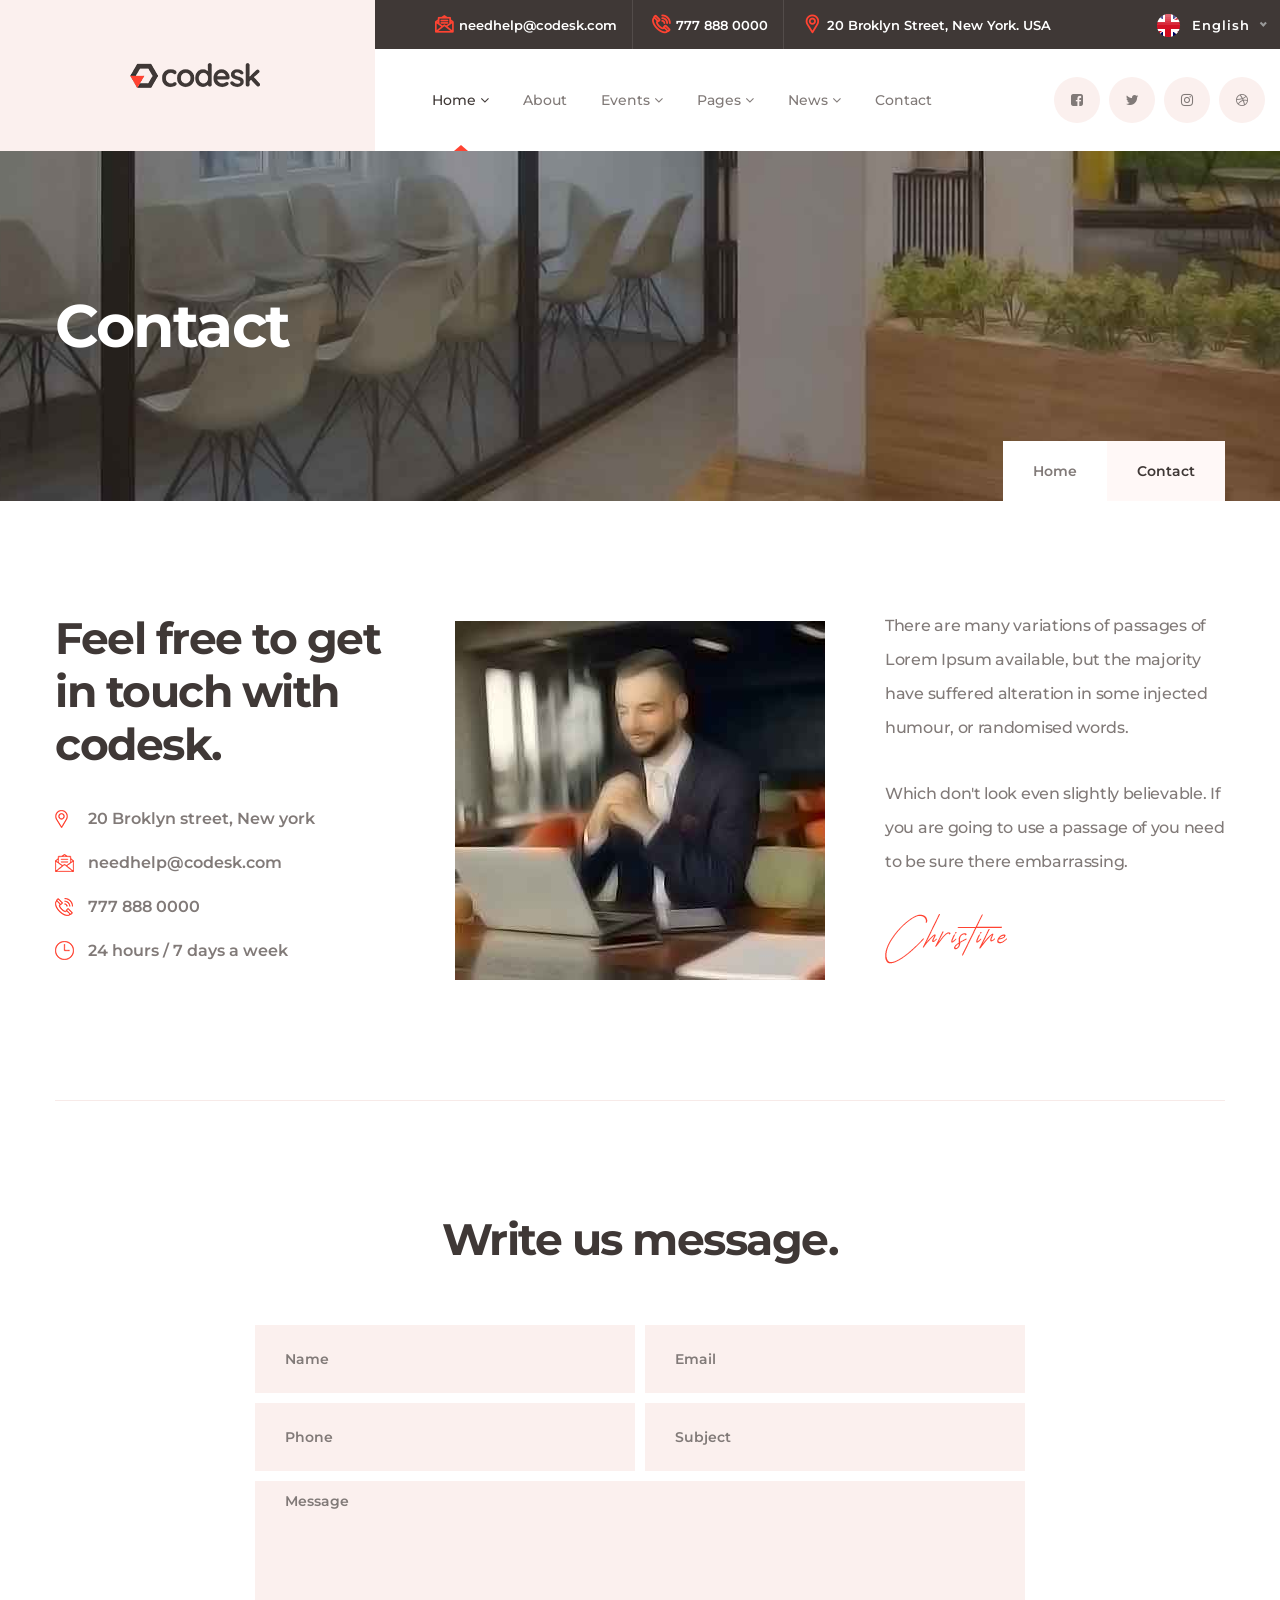
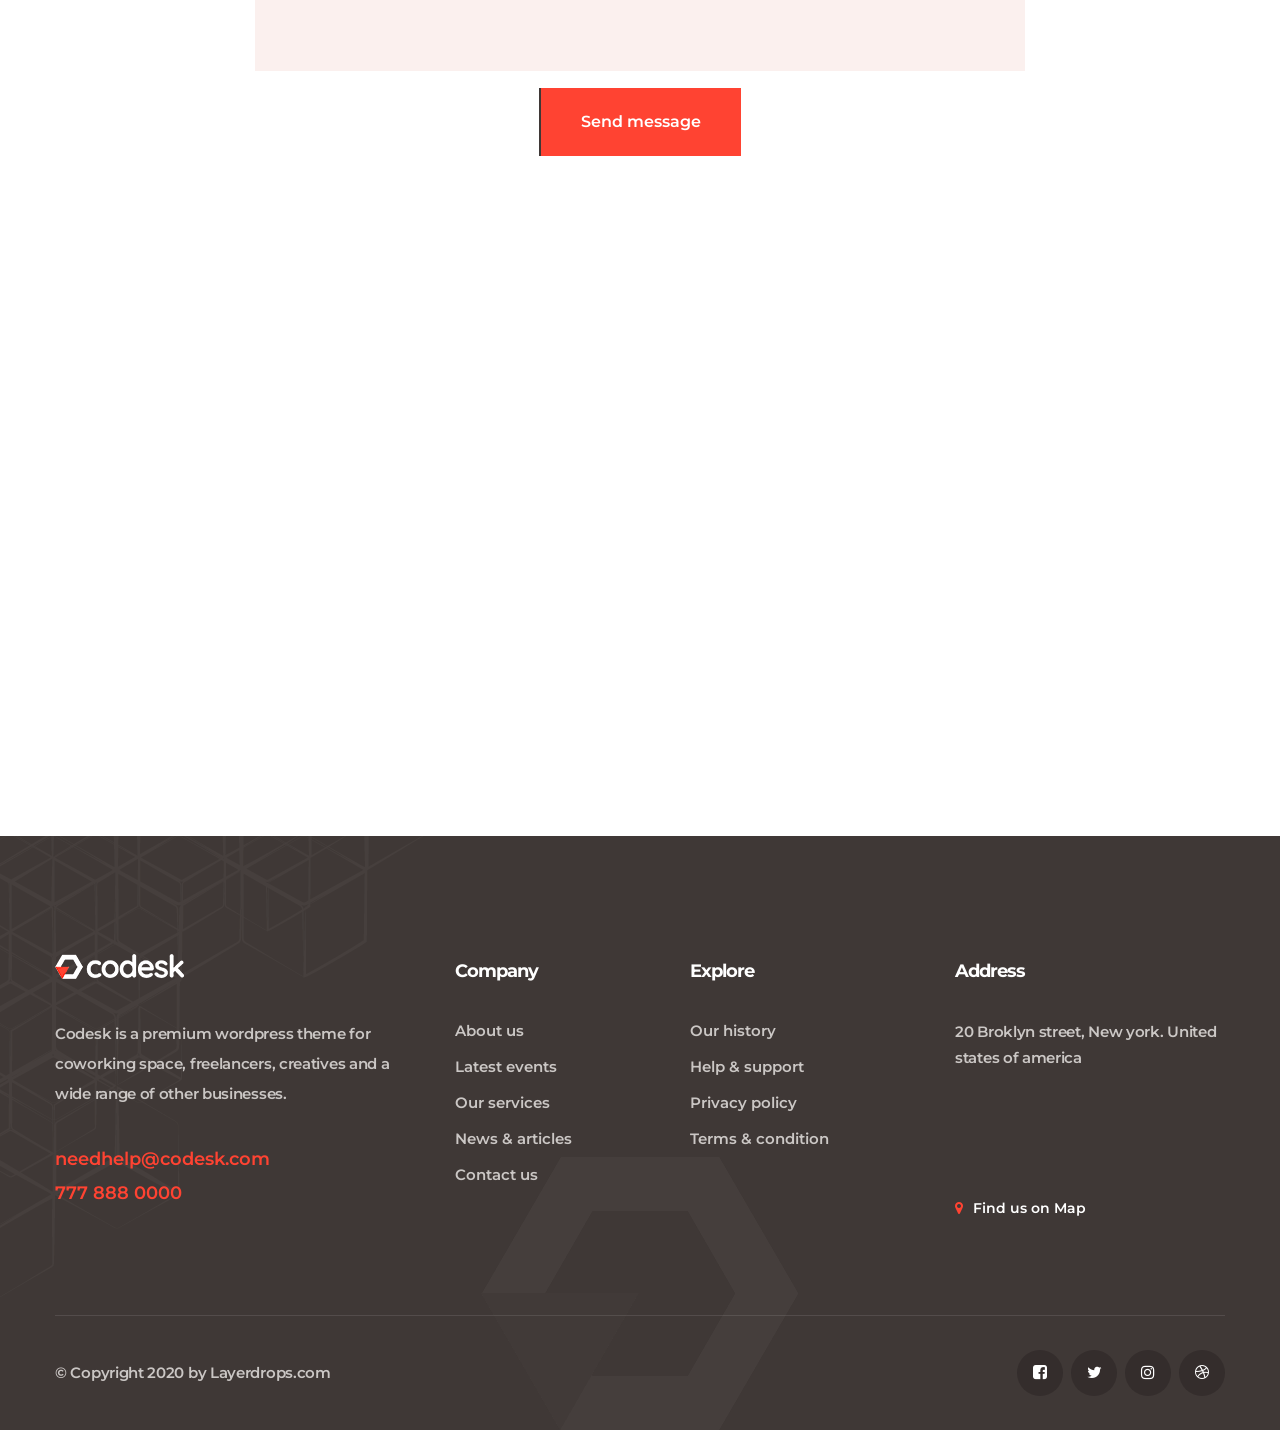
<file: companyHomePage/contact.html>
<!doctype html>
<html lang="en">

<head>
   
    <!--====== Required meta tags ======-->
    <meta charset="utf-8">
    <meta http-equiv="x-ua-compatible" content="ie=edge">
    <meta name="description" content="">
    <meta name="viewport" content="width=device-width, initial-scale=1, shrink-to-fit=no">
    
    <!--====== Title ======-->
    <title>Codesk - Coworking Space HTML Template</title>
    
    <!--====== Favicon Icon ======-->
    <link rel="shortcut icon" href="assets/images/we-know-logo.png" type="image/png">

    <!--====== Bootstrap css ======-->
    <link rel="stylesheet" href="assets/css/bootstrap.min.css">
    
    <!--====== Fontawesome css ======-->
    <link rel="stylesheet" href="assets/css/font-awesome.min.css">
    
    <!--====== flaticon css ======-->
    <link rel="stylesheet" href="assets/css/flaticon.css">
    
    <!--====== nice select css ======-->
    <link rel="stylesheet" href="assets/css/nice-select.css">
    
    <!--====== animate css ======-->
    <link rel="stylesheet" href="assets/css/animate.min.css">
    
    <!--====== Magnific Popup css ======-->
    <link rel="stylesheet" href="assets/css/magnific-popup.css">
    
    <!--====== Slick css ======-->
    <link rel="stylesheet" href="assets/css/slick.css">
    
    <!--====== Default css ======-->
    <link rel="stylesheet" href="assets/css/default.css">
    
    <!--====== Style css ======-->
    <link rel="stylesheet" href="assets/css/style.css">
  
  
</head>

<body>

    <!-- PRELOADER -->
    <div class="preloader">
        <div class="lds-ellipsis">
            <span></span>
            <span></span>
            <span></span>
        </div>
    </div>
    <!-- END PRELOADER -->

    <!--====== OFFCANVAS MENU PART START ======-->

    <div class="off_canvars_overlay">
                
    </div>
    <div class="offcanvas_menu">
        <div class="container-fluid">
            <div class="row">
                <div class="col-12">
                    <div class="offcanvas_menu_wrapper">
                        <div class="canvas_close">
                            <a href="javascript:void(0)"><i class="fa fa-times"></i></a>  
                        </div>
                        <div class="offcanvas-social">
                            <ul class="text-center">
                                <li><a href="$"><i class="fa fa-facebook-square"></i></a></li>
                                <li><a href="$"><i class="fa fa-twitter"></i></a></li>
                                <li><a href="$"><i class="fa fa-instagram"></i></a></li>
                                <li><a href="$"><i class="fa fa-dribbble"></i></a></li>
                            </ul>
                        </div>
                        <div id="menu" class="text-left ">
                            <ul class="offcanvas_main_menu">
                                <li class="menu-item-has-children active">
                                    <a href="#">Home</a>
                                    <ul class="sub-menu">
                                        <li><a href="index.html">Home 1</a></li>
                                        <li><a href="index-2.html">Home 2</a></li>
                                        <li><a href="index-3.html">Home 3</a></li>
                                        <li class="menu-item-has-children">
                                            <a href="#">Header Versions</a>
                                            <ul class="sub-menu">
                                                <li><a href="index.html">Header Style 1r</a></li>
                                                <li><a href="index-2.html">Header Style 2</a></li>
                                                <li><a href="index-3.html">Header Style 3</a></li>
                                            </ul>
                                        </li>
                                    </ul>
                                </li>
                                <li class="menu-item-has-children active">
                                    <a href="#">Pages</a>
                                    <ul class="sub-menu">
                                        <li><a href="about.html">About</a></li>
                                        <li><a href="our-team.html">Our Team</a></li>
                                        <li><a href="our-history.html">Our history</a></li>
                                        <li><a href="testimonials.html">testimonials</a></li>
                                    </ul>
                                </li>
                                <li class="menu-item-has-children active">
                                    <a href="#">Services</a>
                                    <ul class="sub-menu">
                                        <li><a href="services.html">Services</a></li>
                                        <li><a href="single-service.html">single service</a></li>
                                    </ul>
                                </li>
                                <li class="menu-item-has-children active">
                                    <a href="#">Recent Projects</a>
                                    <ul class="sub-menu">
                                        <li><a href="projects.html">Projects</a></li>
                                        <li><a href="single-project.html">single project</a></li>
                                    </ul>
                                </li>
                                <li class="menu-item-has-children active">
                                    <a href="#">Blog</a>
                                    <ul class="sub-menu">
                                        <li><a href="posts.html">posts</a></li>
                                        <li><a href="single-post.html">single post</a></li>
                                    </ul>
                                </li>
                                <li class="menu-item-has-children active">
                                    <a href="#">Contact</a>
                                </li>
                            </ul>
                        </div>
                        <div class="offcanvas_footer">
                            <span><a href="mailto:tanvirahmed8282@gmail.com"><i class="fa fa-envelope-o"></i> layerdrops@gmail.com</a></span>
                        </div>
                    </div>
                </div>
            </div>
        </div>
    </div>

    <!--====== OFFCANVAS MENU PART ENDS ======-->
   
    <!--====== HEADER PART START ======-->
    
    <header class="header-area">
        <div class="header-top-area">
            <div class="container-fluid">
                <div class="row">
                    <div class="col-lg-12">
                        <div class="header-top">
                            <ul>
                                <li><a href="mailto:needhelp@codesk.com"><i class="flaticon-message"></i> needhelp@codesk.com</a></li>
                                <li><a href="tel:7778880000"><i class="flaticon-phone-call"></i> 777 888 0000</a></li>
                                <li><a href="#"><i class="flaticon-placeholder"></i> 20 Broklyn Street, New York. USA</a></li>
                            </ul>
                            <div class="dropdown d-none d-md-block">
                                <img src="assets/images/map.png" alt="">
                                <select>
                                    <option value="1">English</option>
                                    <option value="2">Bangla</option>
                                    <option value="3">urdu</option>
                                    <option value="4">Hindi</option>
                                </select>
                            </div>
                        </div>
                    </div>
                </div>
            </div>
        </div>
        <div class="main-header">
            <div class="container-fluid">
                <div class="row">
                    <div class="col-lg-12">
                        <div class="main-header-item d-flex justify-content-between align-items-center">
                            <div class="main-header-menus  d-flex">
                                <div class="header-logo">
                                    <a href="index.html"><img src="assets/images/logo.png" alt="logo"></a>
                                </div>
                                <div class="header-menu d-none d-lg-block">
                                    <ul>
                                        <li>
                                            <a class="active" href="#">Home <i class="fa fa-angle-down"></i></a>
                                            <ul class="sub-menu">
                                                <li><a href="index.html">Home 1</a></li>
                                                <li><a href="index-2.html">Home 2</a></li>
                                                <li><a href="index-3.html">Home 3</a></li>
                                                <li>
                                                    <a href="#">Header Versions</a>
                                                    <ul class="sub-menu">
                                                        <li><a href="index.html">Header Style 1</a></li>
                                                        <li><a href="index-2.html">Header Style 2</a></li>
                                                        <li><a href="index-3.html">Header Style 3</a></li>
                                                    </ul>
                                                </li>
                                            </ul>
                                        </li>
                                        <li>
                                            <a href="about.html">About</a>
                                        </li>
                                        <li>
                                            <a href="#">Events  <i class="fa fa-angle-down"></i></a>
                                            <ul class="sub-menu">
                                                <li><a href="events.html">Events</a></li>
                                                <li><a href="single-event.html">single event</a></li>
                                            </ul>
                                        </li>
                                        <li>
                                            <a href="#">Pages  <i class="fa fa-angle-down"></i></a>
                                            <ul class="sub-menu">
                                                <li><a href="team.html">team</a></li>
                                                <li><a href="pricing.html">pricing</a></li>
                                                <li><a href="book-a-tour.html">book a tour</a></li>
                                                <li><a href="gallery.html">gallery</a></li>
                                            </ul>
                                        </li>
                                        <li>
                                            <a href="#">News  <i class="fa fa-angle-down"></i></a>
                                            <ul class="sub-menu">
                                                <li><a href="news.html">news</a></li>
                                                <li><a href="single-news.html">single news</a></li>
                                            </ul>
                                        </li>
                                        <li><a href="contact.html">Contact</a></li>
                                    </ul>
                                </div>
                            </div>
                            <div class="header-social d-flex align-items-center">
                                <ul class="d-none d-lg-block">
                                    <li><a href="$"><i class="fa fa-facebook-square"></i></a></li>
                                    <li><a href="$"><i class="fa fa-twitter"></i></a></li>
                                    <li><a href="$"><i class="fa fa-instagram"></i></a></li>
                                    <li><a href="$"><i class="fa fa-dribbble"></i></a></li>
                                </ul>
                                <div class="toggle-btn ml-30 canvas_open d-lg-none d-block">
                                    <i class="fa fa-bars"></i>
                                </div>
                            </div>
                        </div>
                    </div>
                </div>
            </div>
        </div>
    </header>
    
    <!--====== HEADER PART ENDS ======-->

    <!--====== PAGE TITLE PART START ======-->

    <div class="page-title-area bg_cover" style="background-image: url(assets/images/page-title-bg.jpg);">
        <div class="container">
            <div class="row">
                <div class="col-lg-12">
                    <div class="page-title-content">
                        <h3 class="title">Contact</h3>
                        <nav aria-label="breadcrumb">
                            <ol class="breadcrumb">
                                <li class="breadcrumb-item"><a href="index.html">Home</a></li>
                                <li class="breadcrumb-item active" aria-current="page">Contact</li>
                            </ol>
                        </nav>
                    </div>
                </div>
            </div>
        </div>
    </div>
    
    <!--====== PAGE TITLE PART ENDS ======-->

    <!--====== CONTACT INFO PART START ======-->
    
    <section class="contact-info-area">
        <div class="container">
            <div class="contact-info">
                <div class="row">
                    <div class="col-lg-4">
                        <div class="contact-info-content">
                            <h3 class="title">Feel free to get in touch with codesk.</h3>
                            <ul>
                                <li><img src="assets/images/icon/icon-1.png" alt=""> 20 Broklyn street, New york</li>
                                <li><img src="assets/images/icon/icon-2.png" alt=""> needhelp@codesk.com</li>
                                <li><img src="assets/images/icon/icon-3.png" alt=""> 777 888 0000</li>
                                <li><img src="assets/images/icon/icon-4.png" alt=""> 24 hours / 7 days a week</li>
                            </ul>
                        </div>
                    </div>
                    <div class="col-lg-4">
                        <div class="contact-info-thumb">
                            <img src="assets/images/contact-info-thumb.jpg" alt="">
                        </div>
                    </div>
                    <div class="col-lg-4">
                        <div class="contact-info-text">
                            <p>There are many variations of passages of Lorem Ipsum available, but the majority have suffered alteration in some injected humour, or randomised words.</p>
                            <p class="text">Which don't look even slightly believable. If you are going to use a passage of you need to be sure there embarrassing.</p>
                            <img src="assets/images/singin.png" alt="">
                        </div>
                    </div>
                </div>
            </div>
        </div>
    </section>
    
    <!--====== CONTACT INFO PART ENDS ======-->
            
    <!--====== WRITE MASSAGE PART START ======-->
    
    <section class="write-massage-area pb-120">
        <div class="container">
            <div class="row justify-content-center">
                <div class="col-lg-8">
                    <div class="write-massage-content">
                        <div class="write-massage-title text-center">
                            <h3 class="title">Write us message.</h3>
                        </div>
                        <div class="write-massage-input">
                            <form action="#">
                                <div class="row">
                                    <div class="col-lg-6">
                                        <div class="input-box mt-10">
                                            <input type="text" placeholder="Name">
                                        </div>
                                    </div>
                                    <div class="col-lg-6">
                                        <div class="input-box mt-10">
                                            <input type="text" placeholder="Email">
                                        </div>
                                    </div>
                                    <div class="col-lg-6">
                                        <div class="input-box mt-10">
                                            <input type="text" placeholder="Phone">
                                        </div>
                                    </div>
                                    <div class="col-lg-6">
                                        <div class="input-box mt-10">
                                            <input type="text" placeholder="Subject">
                                        </div>
                                    </div>
                                    <div class="col-lg-12">
                                        <div class="input-box mt-10 text-center">
                                            <textarea name="#" id="#" cols="30" rows="10" placeholder="Message"></textarea>
                                            <button class="main-btn main-btn-2">Send message</button>
                                        </div>
                                    </div>
                                </div>
                            </form>
                        </div>
                    </div>
                </div>
            </div>
        </div>
    </section>
    
    <!--====== WRITE MASSAGE PART ENDS ======-->        
        
    <!--====== FOOTER PART START ======-->
    
    <div class="map-area">
        <iframe src="https://ditu.google.cn/maps/embed?pb=!1m10!1m8!1m3!1d14612.975409527537!2d90.497437!3d23.7029844!3m2!1i1024!2i768!4f13.1!5e0!3m2!1sen!2sbd!4v1590724346928!5m2!1sen!2sbd" width="600" height="450" style="border:0;" allowfullscreen="" aria-hidden="false" tabindex="0"></iframe>
    </div>
    <section class="footer-area">
        <div class="container">
            <div class="row">
                <div class="col-lg-4 col-md-6 col-sm-8">
                    <div class="footer-about mt-30">
                        <div class="logo">
                            <a href="#"><img src="assets/images/logo-2.png" alt="logo"></a>
                        </div>
                        <p>Codesk is a premium wordpress theme for coworking space, freelancers, creatives and a wide range of other businesses.</p>
                        <ul>
                            <li><a href="mailto:needhelp@codesk.com">needhelp@codesk.com</a></li>
                            <li><a href="tel:7778880000">777 888 0000</a></li>
                        </ul>
                    </div>
                </div>
                <div class="col-lg-2 col-md-6 col-sm-6">
                    <div class="footer-list mt-30">
                        <h4 class="title">Company</h4>
                        <ul>
                            <li><a href="#">About us</a></li>
                            <li><a href="#">Latest events</a></li>
                            <li><a href="#">Our services</a></li>
                            <li><a href="#">News & articles</a></li>
                            <li><a href="#">Contact us</a></li>
                        </ul>
                    </div>
                </div>
                <div class="col-lg-3 col-md-6 col-sm-6">
                    <div class="footer-list pl-35 mt-30">
                        <h4 class="title">Explore</h4>
                        <ul>
                            <li><a href="#">Our history</a></li>
                            <li><a href="#">Help & support</a></li>
                            <li><a href="#">Privacy policy</a></li>
                            <li><a href="#">Terms & condition</a></li>
                        </ul>
                    </div>
                </div>
                <div class="col-lg-3 col-md-6">
                    <div class="footer-address mt-30">
                        <h3 class="title">Address</h3>
                        <p>20 Broklyn street, New york. United states of america</p>
                        <iframe src="https://ditu.google.cn/maps/embed?pb=!1m14!1m12!1m3!1d14612.97540392891!2d90.497437!3d23.70298445!2m3!1f0!2f0!3f0!3m2!1i1024!2i768!4f13.1!5e0!3m2!1sen!2sbd!4v1590471441805!5m2!1sen!2sbd" width="600" height="450" style="border:0;" allowfullscreen="" aria-hidden="false" tabindex="0"></iframe>
                        <span><i class="fa fa-map-marker"></i> Find us on Map</span>
                    </div>
                </div>
            </div>
        </div>
        <div class="footer-copyright-area">
            <div class="container">
                <div class="row">
                    <div class="col-lg-12">
                        <div class="footer-copyright d-block d-md-flex justify-content-between align-items-center">
                            <p>© Copyright 2020 by Layerdrops.com</p>
                            <ul>
                                <li><a href="#"><i class="fa fa-facebook-square"></i></a></li>
                                <li><a href="#"><i class="fa fa-twitter"></i></a></li>
                                <li><a href="#"><i class="fa fa-instagram"></i></a></li>
                                <li><a href="#"><i class="fa fa-dribbble"></i></a></li>
                            </ul>
                        </div>
                    </div>
                </div>
            </div>
        </div>
        <div class="footer-pattern">
            <img src="assets/images/footer-pattern.png" alt="">
        </div>
        <div class="footer-logo">
            <img src="assets/images/footer-logo.png" alt="">
        </div>
    </section>
    
    <!--====== FOOTER PART ENDS ======-->
    
    <!--====== GO TO TOP PART START ======-->
    
    <div class="go-top-area">
        <div class="go-top-wrap">
            <div class="go-top-btn-wrap">
                <div class="go-top go-top-btn">
                    <i class="fa fa-angle-double-up"></i>
                    <i class="fa fa-angle-double-up"></i>
                </div>
            </div>
        </div>
    </div>
    
    <!--====== GO TO TOP PART ENDS ======-->
    
    
    


    
    <!--====== jquery js ======-->
    <script src="assets/js/vendor/modernizr-3.6.0.min.js"></script>
    <script src="assets/js/vendor/jquery-3.5.0.js"></script>

    <!--====== Bootstrap js ======-->
    <script src="assets/js/bootstrap.min.js"></script>
    <script src="assets/js/popper.min.js"></script>
    
    <!--====== Slick js ======-->
    <script src="assets/js/slick.min.js"></script>
    
    <!--====== odometer js ======-->
    <script src="assets/js/jquery.counterup.min.js"></script>
    <script src="assets/js/jquery.waypoints.min.js"></script>
    
    <!--====== wow js ======-->
    <script src="assets/js/wow.js"></script>
    
    <!--====== nice select js ======-->
    <script src="assets/js/jquery.nice-select.min.js"></script>
    
    <!--====== Magnific Popup js ======-->
    <script src="assets/js/jquery.magnific-popup.min.js"></script>
    
    <!--====== Main js ======-->
    <script src="assets/js/main.js"></script>

</body>

</html>
</file>
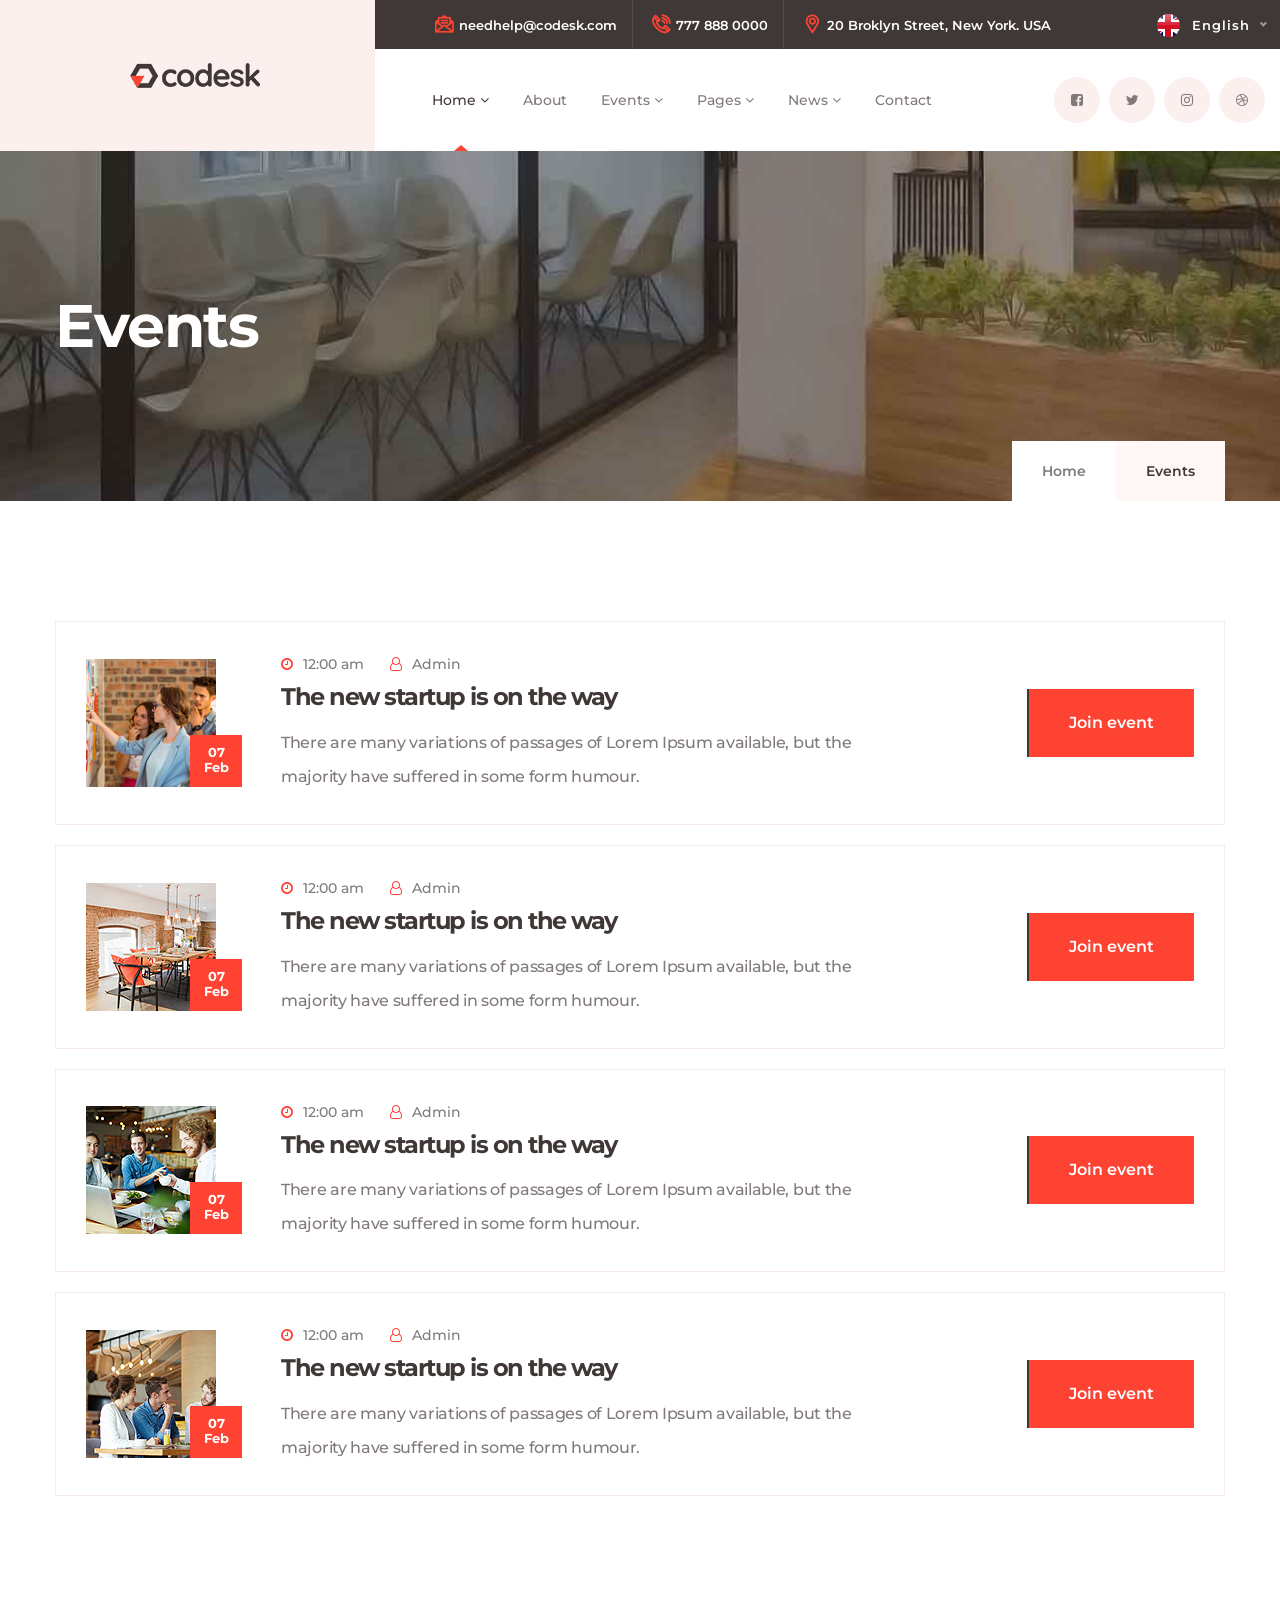
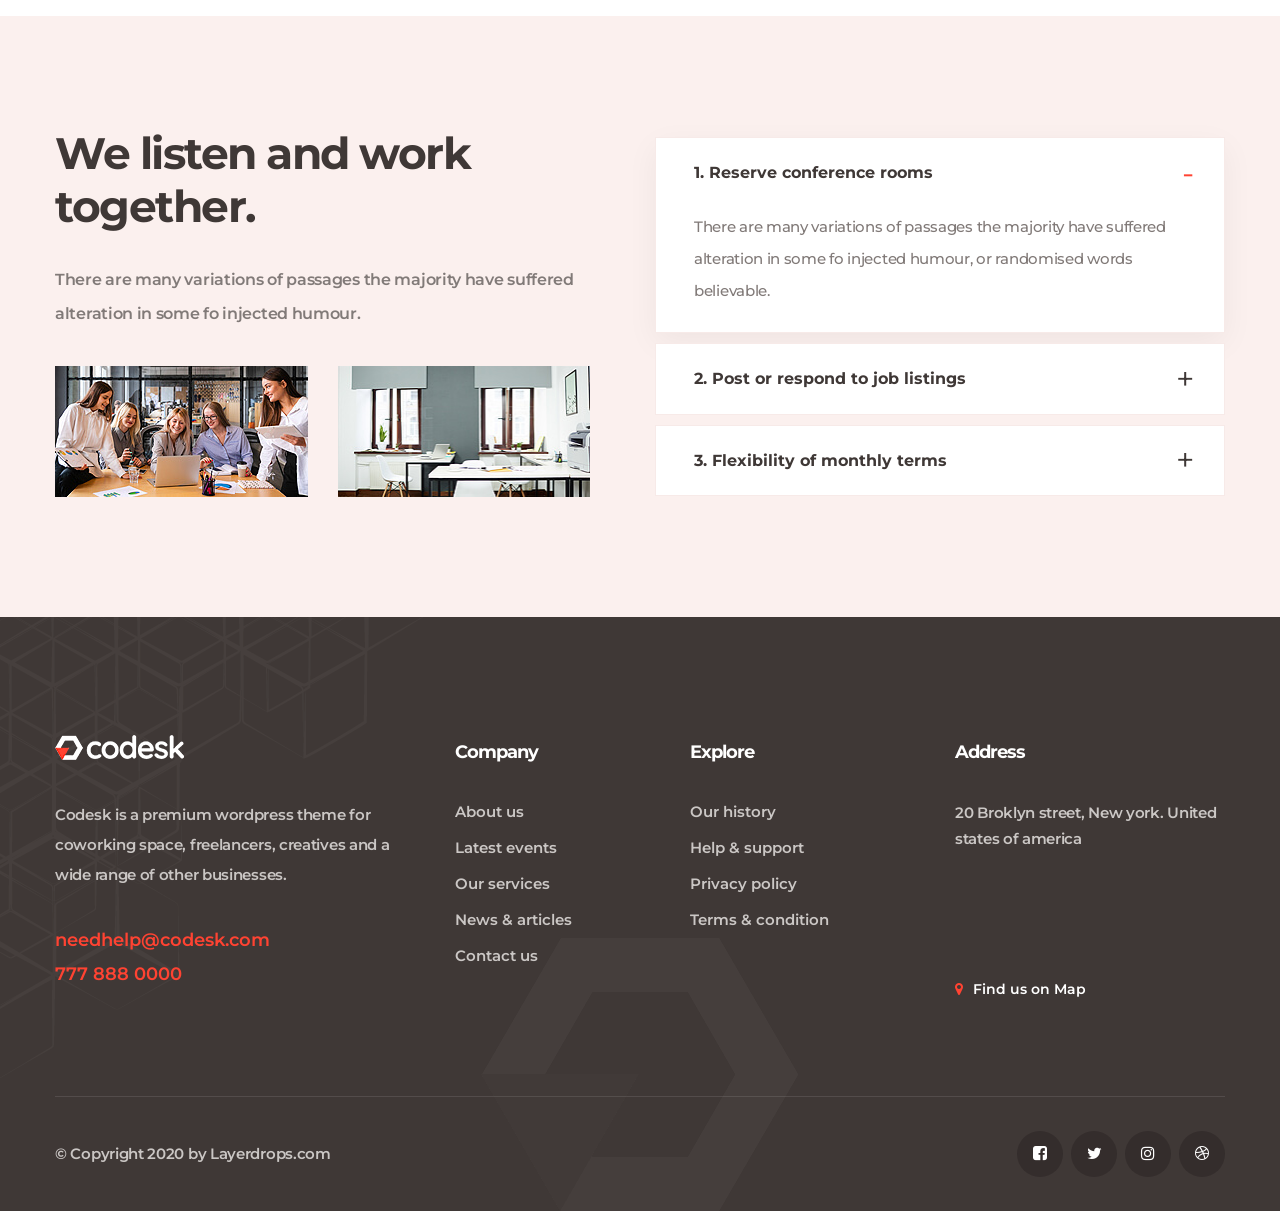
<file: companyHomePage/events.html>
<!doctype html>
<html lang="en">

<head>
   
    <!--====== Required meta tags ======-->
    <meta charset="utf-8">
    <meta http-equiv="x-ua-compatible" content="ie=edge">
    <meta name="description" content="">
    <meta name="viewport" content="width=device-width, initial-scale=1, shrink-to-fit=no">
    
    <!--====== Title ======-->
    <title>Codesk - Coworking Space HTML Template</title>
    
    <!--====== Favicon Icon ======-->
    <link rel="shortcut icon" href="assets/images/we-know-logo.png" type="image/png">

    <!--====== Bootstrap css ======-->
    <link rel="stylesheet" href="assets/css/bootstrap.min.css">
    
    <!--====== Fontawesome css ======-->
    <link rel="stylesheet" href="assets/css/font-awesome.min.css">
    
    <!--====== flaticon css ======-->
    <link rel="stylesheet" href="assets/css/flaticon.css">
    
    <!--====== nice select css ======-->
    <link rel="stylesheet" href="assets/css/nice-select.css">
    
    <!--====== animate css ======-->
    <link rel="stylesheet" href="assets/css/animate.min.css">
    
    <!--====== Magnific Popup css ======-->
    <link rel="stylesheet" href="assets/css/magnific-popup.css">
    
    <!--====== Slick css ======-->
    <link rel="stylesheet" href="assets/css/slick.css">
    
    <!--====== Default css ======-->
    <link rel="stylesheet" href="assets/css/default.css">
    
    <!--====== Style css ======-->
    <link rel="stylesheet" href="assets/css/style.css">
  
  
</head>

<body>

    <!-- PRELOADER -->
    <div class="preloader">
        <div class="lds-ellipsis">
            <span></span>
            <span></span>
            <span></span>
        </div>
    </div>
    <!-- END PRELOADER -->

    <!--====== OFFCANVAS MENU PART START ======-->

    <div class="off_canvars_overlay">
                
    </div>
    <div class="offcanvas_menu">
        <div class="container-fluid">
            <div class="row">
                <div class="col-12">
                    <div class="offcanvas_menu_wrapper">
                        <div class="canvas_close">
                            <a href="javascript:void(0)"><i class="fa fa-times"></i></a>  
                        </div>
                        <div class="offcanvas-social">
                            <ul class="text-center">
                                <li><a href="$"><i class="fa fa-facebook-square"></i></a></li>
                                <li><a href="$"><i class="fa fa-twitter"></i></a></li>
                                <li><a href="$"><i class="fa fa-instagram"></i></a></li>
                                <li><a href="$"><i class="fa fa-dribbble"></i></a></li>
                            </ul>
                        </div>
                        <div id="menu" class="text-left ">
                            <ul class="offcanvas_main_menu">
                                <li class="menu-item-has-children active">
                                    <a href="#">Home</a>
                                    <ul class="sub-menu">
                                        <li><a href="index.html">Home 1</a></li>
                                        <li><a href="index-2.html">Home 2</a></li>
                                        <li><a href="index-3.html">Home 3</a></li>
                                        <li class="menu-item-has-children">
                                            <a href="#">Header Versions</a>
                                            <ul class="sub-menu">
                                                <li><a href="index.html">Header Style 1r</a></li>
                                                <li><a href="index-2.html">Header Style 2</a></li>
                                                <li><a href="index-3.html">Header Style 3</a></li>
                                            </ul>
                                        </li>
                                    </ul>
                                </li>
                                <li class="menu-item-has-children active">
                                    <a href="#">Pages</a>
                                    <ul class="sub-menu">
                                        <li><a href="about.html">About</a></li>
                                        <li><a href="our-team.html">Our Team</a></li>
                                        <li><a href="our-history.html">Our history</a></li>
                                        <li><a href="testimonials.html">testimonials</a></li>
                                    </ul>
                                </li>
                                <li class="menu-item-has-children active">
                                    <a href="#">Services</a>
                                    <ul class="sub-menu">
                                        <li><a href="services.html">Services</a></li>
                                        <li><a href="single-service.html">single service</a></li>
                                    </ul>
                                </li>
                                <li class="menu-item-has-children active">
                                    <a href="#">Recent Projects</a>
                                    <ul class="sub-menu">
                                        <li><a href="projects.html">Projects</a></li>
                                        <li><a href="single-project.html">single project</a></li>
                                    </ul>
                                </li>
                                <li class="menu-item-has-children active">
                                    <a href="#">Blog</a>
                                    <ul class="sub-menu">
                                        <li><a href="posts.html">posts</a></li>
                                        <li><a href="single-post.html">single post</a></li>
                                    </ul>
                                </li>
                                <li class="menu-item-has-children active">
                                    <a href="#">Contact</a>
                                </li>
                            </ul>
                        </div>
                        <div class="offcanvas_footer">
                            <span><a href="mailto:tanvirahmed8282@gmail.com"><i class="fa fa-envelope-o"></i> layerdrops@gmail.com</a></span>
                        </div>
                    </div>
                </div>
            </div>
        </div>
    </div>

    <!--====== OFFCANVAS MENU PART ENDS ======-->
   
    <!--====== HEADER PART START ======-->
    
    <header class="header-area">
        <div class="header-top-area">
            <div class="container-fluid">
                <div class="row">
                    <div class="col-lg-12">
                        <div class="header-top">
                            <ul>
                                <li><a href="mailto:needhelp@codesk.com"><i class="flaticon-message"></i> needhelp@codesk.com</a></li>
                                <li><a href="tel:7778880000"><i class="flaticon-phone-call"></i> 777 888 0000</a></li>
                                <li><a href="#"><i class="flaticon-placeholder"></i> 20 Broklyn Street, New York. USA</a></li>
                            </ul>
                            <div class="dropdown d-none d-md-block">
                                <img src="assets/images/map.png" alt="">
                                <select>
                                    <option value="1">English</option>
                                    <option value="2">Bangla</option>
                                    <option value="3">urdu</option>
                                    <option value="4">Hindi</option>
                                </select>
                            </div>
                        </div>
                    </div>
                </div>
            </div>
        </div>
        <div class="main-header">
            <div class="container-fluid">
                <div class="row">
                    <div class="col-lg-12">
                        <div class="main-header-item d-flex justify-content-between align-items-center">
                            <div class="main-header-menus  d-flex">
                                <div class="header-logo">
                                    <a href="index.html"><img src="assets/images/logo.png" alt="logo"></a>
                                </div>
                                <div class="header-menu d-none d-lg-block">
                                    <ul>
                                        <li>
                                            <a class="active" href="#">Home <i class="fa fa-angle-down"></i></a>
                                            <ul class="sub-menu">
                                                <li><a href="index.html">Home 1</a></li>
                                                <li><a href="index-2.html">Home 2</a></li>
                                                <li><a href="index-3.html">Home 3</a></li>
                                                <li>
                                                    <a href="#">Header Versions</a>
                                                    <ul class="sub-menu">
                                                        <li><a href="index.html">Header Style 1</a></li>
                                                        <li><a href="index-2.html">Header Style 2</a></li>
                                                        <li><a href="index-3.html">Header Style 3</a></li>
                                                    </ul>
                                                </li>
                                            </ul>
                                        </li>
                                        <li>
                                            <a href="about.html">About</a>
                                        </li>
                                        <li>
                                            <a href="#">Events  <i class="fa fa-angle-down"></i></a>
                                            <ul class="sub-menu">
                                                <li><a href="events.html">Events</a></li>
                                                <li><a href="single-event.html">single event</a></li>
                                            </ul>
                                        </li>
                                        <li>
                                            <a href="#">Pages  <i class="fa fa-angle-down"></i></a>
                                            <ul class="sub-menu">
                                                <li><a href="team.html">team</a></li>
                                                <li><a href="pricing.html">pricing</a></li>
                                                <li><a href="book-a-tour.html">book a tour</a></li>
                                                <li><a href="gallery.html">gallery</a></li>
                                            </ul>
                                        </li>
                                        <li>
                                            <a href="#">News  <i class="fa fa-angle-down"></i></a>
                                            <ul class="sub-menu">
                                                <li><a href="news.html">news</a></li>
                                                <li><a href="single-news.html">single news</a></li>
                                            </ul>
                                        </li>
                                        <li><a href="contact.html">Contact</a></li>
                                    </ul>
                                </div>
                            </div>
                            <div class="header-social d-flex align-items-center">
                                <ul class="d-none d-lg-block">
                                    <li><a href="$"><i class="fa fa-facebook-square"></i></a></li>
                                    <li><a href="$"><i class="fa fa-twitter"></i></a></li>
                                    <li><a href="$"><i class="fa fa-instagram"></i></a></li>
                                    <li><a href="$"><i class="fa fa-dribbble"></i></a></li>
                                </ul>
                                <div class="toggle-btn ml-30 canvas_open d-lg-none d-block">
                                    <i class="fa fa-bars"></i>
                                </div>
                            </div>
                        </div>
                    </div>
                </div>
            </div>
        </div>
    </header>
    
    <!--====== HEADER PART ENDS ======-->

    <!--====== PAGE TITLE PART START ======-->

    <div class="page-title-area bg_cover" style="background-image: url(assets/images/page-title-bg.jpg);">
        <div class="container">
            <div class="row">
                <div class="col-lg-12">
                    <div class="page-title-content">
                        <h3 class="title">Events</h3>
                        <nav aria-label="breadcrumb">
                            <ol class="breadcrumb">
                                <li class="breadcrumb-item"><a href="index.html">Home</a></li>
                                <li class="breadcrumb-item active" aria-current="page">Events</li>
                            </ol>
                        </nav>
                    </div>
                </div>
            </div>
        </div>
    </div>
    
    <!--====== PAGE TITLE PART ENDS ======-->

    <!--====== UPPCOMING EVENTS PART START ======-->
    
    <section class="upcoming-events-area events-page">
        <div class="container">
            <div class="row">
                <div class="col-lg-12">
                    <div class="upcoming-events-item">
                        <div class="item mt-20">
                            <div class="row align-items-center">
                                <div class="col-lg-9">
                                    <div class="upcoming-events-content d-block d-md-flex align-items-center">
                                        <div class="thumb">
                                            <img src="assets/images/events-1.jpg" alt="">
                                            <div class="date">
                                                <span>07 <br> Feb</span>
                                            </div>
                                        </div>
                                        <div class="content ml-65">
                                            <ul>
                                                <li><i class="fa fa-clock-o"></i> 12:00 am </li>
                                                <li><i class="fa fa-user-o"></i> Admin </li>
                                            </ul>
                                            <h4 class="title">The new startup is on the way</h4>
                                            <p>There are many variations of passages of Lorem Ipsum available, but the majority have suffered in some form humour.</p>
                                        </div>
                                    </div>
                                </div>
                                <div class="col-lg-3">
                                    <div class="events-btn text-left text-lg-right">
                                        <a class="main-btn main-btn-2" href="single-news.html">Join event</a>
                                    </div>
                                </div>
                            </div>
                        </div>
                        <div class="item mt-20">
                            <div class="row align-items-center">
                                <div class="col-lg-9">
                                    <div class="upcoming-events-content d-block d-md-flex align-items-center">
                                        <div class="thumb">
                                            <img src="assets/images/events-2.jpg" alt="">
                                            <div class="date">
                                                <span>07 <br> Feb</span>
                                            </div>
                                        </div>
                                        <div class="content ml-65">
                                            <ul>
                                                <li><i class="fa fa-clock-o"></i> 12:00 am </li>
                                                <li><i class="fa fa-user-o"></i> Admin </li>
                                            </ul>
                                            <h4 class="title">The new startup is on the way</h4>
                                            <p>There are many variations of passages of Lorem Ipsum available, but the majority have suffered in some form humour.</p>
                                        </div>
                                    </div>
                                </div>
                                <div class="col-lg-3">
                                    <div class="events-btn text-left text-lg-right">
                                        <a class="main-btn main-btn-2" href="single-news.html">Join event</a>
                                    </div>
                                </div>
                            </div>
                        </div>
                        <div class="item mt-20">
                            <div class="row align-items-center">
                                <div class="col-lg-9">
                                    <div class="upcoming-events-content d-block d-md-flex align-items-center">
                                        <div class="thumb">
                                            <img src="assets/images/events-3.jpg" alt="">
                                            <div class="date">
                                                <span>07 <br> Feb</span>
                                            </div>
                                        </div>
                                        <div class="content ml-65">
                                            <ul>
                                                <li><i class="fa fa-clock-o"></i> 12:00 am </li>
                                                <li><i class="fa fa-user-o"></i> Admin </li>
                                            </ul>
                                            <h4 class="title">The new startup is on the way</h4>
                                            <p>There are many variations of passages of Lorem Ipsum available, but the majority have suffered in some form humour.</p>
                                        </div>
                                    </div>
                                </div>
                                <div class="col-lg-3">
                                    <div class="events-btn text-left text-lg-right">
                                        <a class="main-btn main-btn-2" href="single-news.html">Join event</a>
                                    </div>
                                </div>
                            </div>
                        </div>
                        <div class="item mt-20">
                            <div class="row align-items-center">
                                <div class="col-lg-9">
                                    <div class="upcoming-events-content d-block d-md-flex align-items-center">
                                        <div class="thumb">
                                            <img src="assets/images/events-4.jpg" alt="">
                                            <div class="date">
                                                <span>07 <br> Feb</span>
                                            </div>
                                        </div>
                                        <div class="content ml-65">
                                            <ul>
                                                <li><i class="fa fa-clock-o"></i> 12:00 am </li>
                                                <li><i class="fa fa-user-o"></i> Admin </li>
                                            </ul>
                                            <h4 class="title">The new startup is on the way</h4>
                                            <p>There are many variations of passages of Lorem Ipsum available, but the majority have suffered in some form humour.</p>
                                        </div>
                                    </div>
                                </div>
                                <div class="col-lg-3">
                                    <div class="events-btn text-left text-lg-right">
                                        <a class="main-btn main-btn-2" href="single-news.html">Join event</a>
                                    </div>
                                </div>
                            </div>
                        </div>
                    </div>
                </div>
            </div>
        </div>
    </section>
    
    <!--====== UPPCOMING EVENTS PART ENDS ======-->

    <!--====== WE LISTEN PART START ======-->
    
    <section class="we-listen-area events-listen-area">
        <div class="container">
            <div class="row">
                <div class="col-lg-6">
                    <div class="we-listen-content">
                        <h3 class="title">We listen and work together.</h3>
                        <p>There are many variations of passages the majority have suffered alteration in some fo injected humour.</p>
                        <div class="row">
                            <div class="col-lg-6">
                                <div class="thumb mt-30">
                                    <img src="assets/images/listed-item-1.jpg" alt="">
                                </div>
                            </div>
                            <div class="col-lg-6">
                                <div class="thumb mt-30">
                                    <img src="assets/images/listed-item-2.jpg" alt="">
                                </div>
                            </div>
                        </div>
                    </div>
                </div>
                <div class="col-lg-6">
                    <div class="faq-accordion">
                        <div class="accrodion-grp"  data-grp-name="faq-accrodion">
                            <div class="accrodion active  animated wow fadeInRight" data-wow-duration="1500ms" data-wow-delay="0ms">
                                <div class="accrodion-inner">
                                    <div class="accrodion-title">
                                        <h4>1. Reserve conference rooms</h4>
                                    </div>
                                    <div class="accrodion-content">
                                        <div class="inner">
                                            <p>There are many variations of passages the majority have suffered alteration in some fo injected humour, or randomised words believable.</p>
                                        </div><!-- /.inner -->
                                    </div>
                                </div><!-- /.accrodion-inner -->
                            </div>
                            <div class="accrodion   animated wow fadeInRight" data-wow-duration="1500ms" data-wow-delay="300ms">
                                <div class="accrodion-inner">
                                    <div class="accrodion-title">
                                        <h4>2. Post or respond to job listings</h4>
                                    </div>
                                    <div class="accrodion-content">
                                        <div class="inner">
                                            <p>There are many variations of passages the majority have suffered alteration in some fo injected humour, or randomised words believable.</p>
                                        </div><!-- /.inner -->
                                    </div>
                                </div><!-- /.accrodion-inner -->
                            </div>
                            <div class="accrodion  animated wow fadeInRight" data-wow-duration="1500ms" data-wow-delay="600ms">
                                <div class="accrodion-inner">
                                    <div class="accrodion-title">
                                        <h4>3. Flexibility of monthly terms</h4>
                                    </div>
                                    <div class="accrodion-content">
                                        <div class="inner">
                                            <p>There are many variations of passages the majority have suffered alteration in some fo injected humour, or randomised words believable.</p>
                                        </div><!-- /.inner -->
                                    </div>
                                </div><!-- /.accrodion-inner -->
                            </div>
                        </div>
                    </div>
                </div>
            </div>
        </div>
    </section>
    
    <!--====== WE LISTEN PART ENDS ======-->

    <!--====== FOOTER PART START ======-->
    
    <section class="footer-area">
        <div class="container">
            <div class="row">
                <div class="col-lg-4 col-md-6 col-sm-8">
                    <div class="footer-about mt-30">
                        <div class="logo">
                            <a href="#"><img src="assets/images/logo-2.png" alt="logo"></a>
                        </div>
                        <p>Codesk is a premium wordpress theme for coworking space, freelancers, creatives and a wide range of other businesses.</p>
                        <ul>
                            <li><a href="mailto:needhelp@codesk.com">needhelp@codesk.com</a></li>
                            <li><a href="tel:7778880000">777 888 0000</a></li>
                        </ul>
                    </div>
                </div>
                <div class="col-lg-2 col-md-6 col-sm-6">
                    <div class="footer-list mt-30">
                        <h4 class="title">Company</h4>
                        <ul>
                            <li><a href="#">About us</a></li>
                            <li><a href="#">Latest events</a></li>
                            <li><a href="#">Our services</a></li>
                            <li><a href="#">News & articles</a></li>
                            <li><a href="#">Contact us</a></li>
                        </ul>
                    </div>
                </div>
                <div class="col-lg-3 col-md-6 col-sm-6">
                    <div class="footer-list pl-35 mt-30">
                        <h4 class="title">Explore</h4>
                        <ul>
                            <li><a href="#">Our history</a></li>
                            <li><a href="#">Help & support</a></li>
                            <li><a href="#">Privacy policy</a></li>
                            <li><a href="#">Terms & condition</a></li>
                        </ul>
                    </div>
                </div>
                <div class="col-lg-3 col-md-6">
                    <div class="footer-address mt-30">
                        <h3 class="title">Address</h3>
                        <p>20 Broklyn street, New york. United states of america</p>
                        <iframe src="https://ditu.google.cn/maps/embed?pb=!1m14!1m12!1m3!1d14612.97540392891!2d90.497437!3d23.70298445!2m3!1f0!2f0!3f0!3m2!1i1024!2i768!4f13.1!5e0!3m2!1sen!2sbd!4v1590471441805!5m2!1sen!2sbd" width="600" height="450" style="border:0;" allowfullscreen="" aria-hidden="false" tabindex="0"></iframe>
                        <span><i class="fa fa-map-marker"></i> Find us on Map</span>
                    </div>
                </div>
            </div>
        </div>
        <div class="footer-copyright-area">
            <div class="container">
                <div class="row">
                    <div class="col-lg-12">
                        <div class="footer-copyright d-block d-md-flex justify-content-between align-items-center">
                            <p>© Copyright 2020 by Layerdrops.com</p>
                            <ul>
                                <li><a href="#"><i class="fa fa-facebook-square"></i></a></li>
                                <li><a href="#"><i class="fa fa-twitter"></i></a></li>
                                <li><a href="#"><i class="fa fa-instagram"></i></a></li>
                                <li><a href="#"><i class="fa fa-dribbble"></i></a></li>
                            </ul>
                        </div>
                    </div>
                </div>
            </div>
        </div>
        <div class="footer-pattern">
            <img src="assets/images/footer-pattern.png" alt="">
        </div>
        <div class="footer-logo">
            <img src="assets/images/footer-logo.png" alt="">
        </div>
    </section>
    
    <!--====== FOOTER PART ENDS ======-->
    
    <!--====== GO TO TOP PART START ======-->
    
    <div class="go-top-area">
        <div class="go-top-wrap">
            <div class="go-top-btn-wrap">
                <div class="go-top go-top-btn">
                    <i class="fa fa-angle-double-up"></i>
                    <i class="fa fa-angle-double-up"></i>
                </div>
            </div>
        </div>
    </div>
    
    <!--====== GO TO TOP PART ENDS ======-->
    
    
    

    
    <!--====== jquery js ======-->
    <script src="assets/js/vendor/modernizr-3.6.0.min.js"></script>
    <script src="assets/js/vendor/jquery-3.5.0.js"></script>

    <!--====== Bootstrap js ======-->
    <script src="assets/js/bootstrap.min.js"></script>
    <script src="assets/js/popper.min.js"></script>
    
    <!--====== Slick js ======-->
    <script src="assets/js/slick.min.js"></script>
    
    <!--====== odometer js ======-->
    <script src="assets/js/jquery.counterup.min.js"></script>
    <script src="assets/js/jquery.waypoints.min.js"></script>
    
    <!--====== wow js ======-->
    <script src="assets/js/wow.js"></script>
    
    <!--====== nice select js ======-->
    <script src="assets/js/jquery.nice-select.min.js"></script>
    
    <!--====== Magnific Popup js ======-->
    <script src="assets/js/jquery.magnific-popup.min.js"></script>
    
    <!--====== Main js ======-->
    <script src="assets/js/main.js"></script>

</body>

</html>
</file>
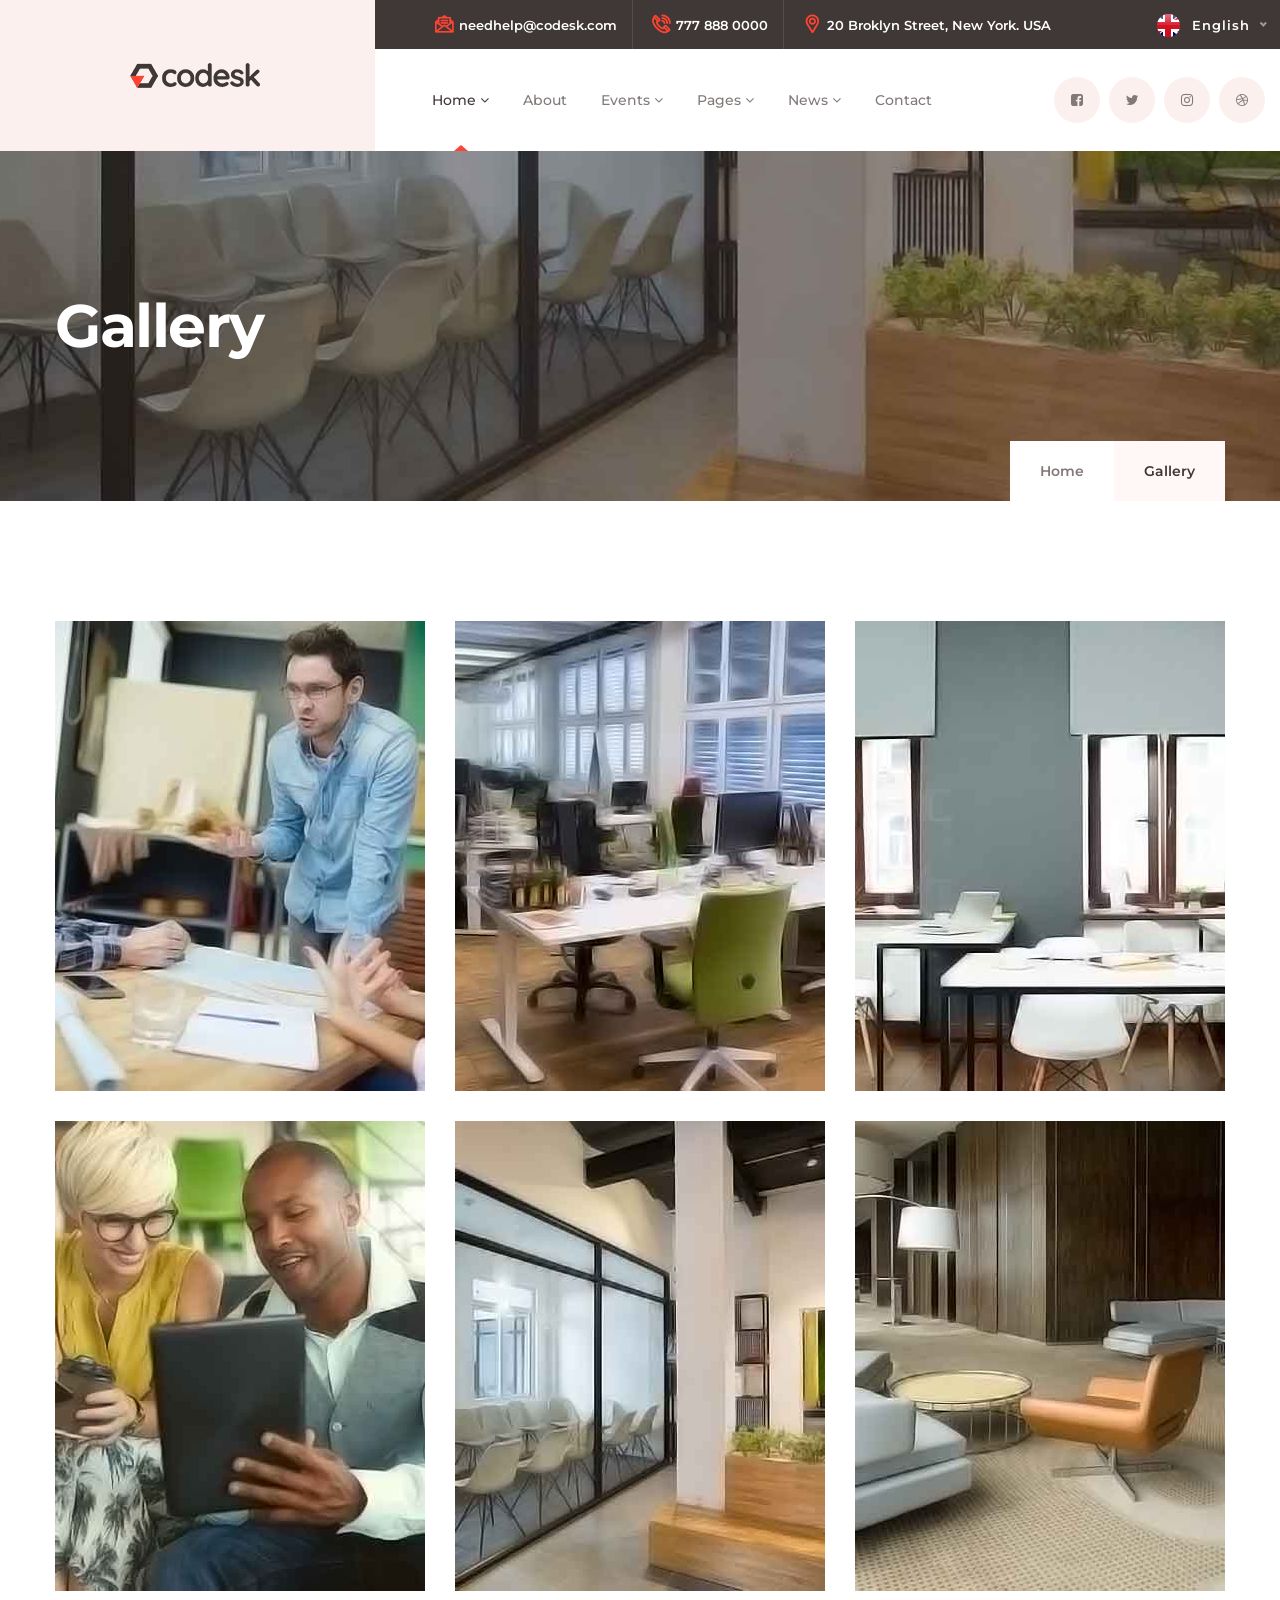
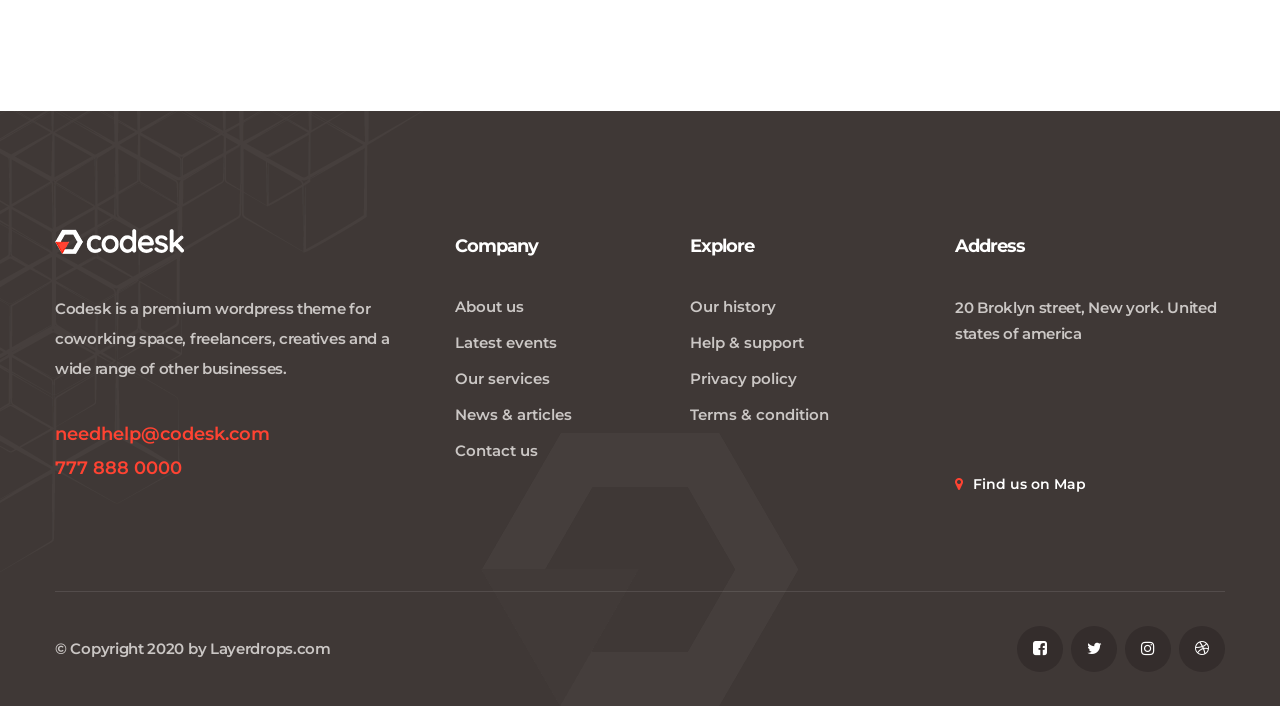
<file: companyHomePage/gallery.html>
<!doctype html>
<html lang="en">

<head>
   
    <!--====== Required meta tags ======-->
    <meta charset="utf-8">
    <meta http-equiv="x-ua-compatible" content="ie=edge">
    <meta name="description" content="">
    <meta name="viewport" content="width=device-width, initial-scale=1, shrink-to-fit=no">
    
    <!--====== Title ======-->
    <title>Codesk - Coworking Space HTML Template</title>
    
    <!--====== Favicon Icon ======-->
    <link rel="shortcut icon" href="assets/images/we-know-logo.png" type="image/png">

    <!--====== Bootstrap css ======-->
    <link rel="stylesheet" href="assets/css/bootstrap.min.css">
    
    <!--====== Fontawesome css ======-->
    <link rel="stylesheet" href="assets/css/font-awesome.min.css">
    
    <!--====== flaticon css ======-->
    <link rel="stylesheet" href="assets/css/flaticon.css">
    
    <!--====== nice select css ======-->
    <link rel="stylesheet" href="assets/css/nice-select.css">
    
    <!--====== animate css ======-->
    <link rel="stylesheet" href="assets/css/animate.min.css">
    
    <!--====== Magnific Popup css ======-->
    <link rel="stylesheet" href="assets/css/magnific-popup.css">
    
    <!--====== Slick css ======-->
    <link rel="stylesheet" href="assets/css/slick.css">
    
    <!--====== Default css ======-->
    <link rel="stylesheet" href="assets/css/default.css">
    
    <!--====== Style css ======-->
    <link rel="stylesheet" href="assets/css/style.css">
  
  
</head>

<body>

    <!-- PRELOADER -->
    <div class="preloader">
        <div class="lds-ellipsis">
            <span></span>
            <span></span>
            <span></span>
        </div>
    </div>
    <!-- END PRELOADER -->

    <!--====== OFFCANVAS MENU PART START ======-->

    <div class="off_canvars_overlay">
                
    </div>
    <div class="offcanvas_menu">
        <div class="container-fluid">
            <div class="row">
                <div class="col-12">
                    <div class="offcanvas_menu_wrapper">
                        <div class="canvas_close">
                            <a href="javascript:void(0)"><i class="fa fa-times"></i></a>  
                        </div>
                        <div class="offcanvas-social">
                            <ul class="text-center">
                                <li><a href="$"><i class="fa fa-facebook-square"></i></a></li>
                                <li><a href="$"><i class="fa fa-twitter"></i></a></li>
                                <li><a href="$"><i class="fa fa-instagram"></i></a></li>
                                <li><a href="$"><i class="fa fa-dribbble"></i></a></li>
                            </ul>
                        </div>
                        <div id="menu" class="text-left ">
                            <ul class="offcanvas_main_menu">
                                <li class="menu-item-has-children active">
                                    <a href="#">Home</a>
                                    <ul class="sub-menu">
                                        <li><a href="index.html">Home 1</a></li>
                                        <li><a href="index-2.html">Home 2</a></li>
                                        <li><a href="index-3.html">Home 3</a></li>
                                        <li class="menu-item-has-children">
                                            <a href="#">Header Versions</a>
                                            <ul class="sub-menu">
                                                <li><a href="index.html">Header Style 1r</a></li>
                                                <li><a href="index-2.html">Header Style 2</a></li>
                                                <li><a href="index-3.html">Header Style 3</a></li>
                                            </ul>
                                        </li>
                                    </ul>
                                </li>
                                <li class="menu-item-has-children active">
                                    <a href="#">Pages</a>
                                    <ul class="sub-menu">
                                        <li><a href="about.html">About</a></li>
                                        <li><a href="our-team.html">Our Team</a></li>
                                        <li><a href="our-history.html">Our history</a></li>
                                        <li><a href="testimonials.html">testimonials</a></li>
                                    </ul>
                                </li>
                                <li class="menu-item-has-children active">
                                    <a href="#">Services</a>
                                    <ul class="sub-menu">
                                        <li><a href="services.html">Services</a></li>
                                        <li><a href="single-service.html">single service</a></li>
                                    </ul>
                                </li>
                                <li class="menu-item-has-children active">
                                    <a href="#">Recent Projects</a>
                                    <ul class="sub-menu">
                                        <li><a href="projects.html">Projects</a></li>
                                        <li><a href="single-project.html">single project</a></li>
                                    </ul>
                                </li>
                                <li class="menu-item-has-children active">
                                    <a href="#">Blog</a>
                                    <ul class="sub-menu">
                                        <li><a href="posts.html">posts</a></li>
                                        <li><a href="single-post.html">single post</a></li>
                                    </ul>
                                </li>
                                <li class="menu-item-has-children active">
                                    <a href="#">Contact</a>
                                </li>
                            </ul>
                        </div>
                        <div class="offcanvas_footer">
                            <span><a href="mailto:tanvirahmed8282@gmail.com"><i class="fa fa-envelope-o"></i> layerdrops@gmail.com</a></span>
                        </div>
                    </div>
                </div>
            </div>
        </div>
    </div>

    <!--====== OFFCANVAS MENU PART ENDS ======-->
   
    <!--====== HEADER PART START ======-->
    
    <header class="header-area">
        <div class="header-top-area">
            <div class="container-fluid">
                <div class="row">
                    <div class="col-lg-12">
                        <div class="header-top">
                            <ul>
                                <li><a href="mailto:needhelp@codesk.com"><i class="flaticon-message"></i> needhelp@codesk.com</a></li>
                                <li><a href="tel:7778880000"><i class="flaticon-phone-call"></i> 777 888 0000</a></li>
                                <li><a href="#"><i class="flaticon-placeholder"></i> 20 Broklyn Street, New York. USA</a></li>
                            </ul>
                            <div class="dropdown d-none d-md-block">
                                <img src="assets/images/map.png" alt="">
                                <select>
                                    <option value="1">English</option>
                                    <option value="2">Bangla</option>
                                    <option value="3">urdu</option>
                                    <option value="4">Hindi</option>
                                </select>
                            </div>
                        </div>
                    </div>
                </div>
            </div>
        </div>
        <div class="main-header">
            <div class="container-fluid">
                <div class="row">
                    <div class="col-lg-12">
                        <div class="main-header-item d-flex justify-content-between align-items-center">
                            <div class="main-header-menus  d-flex">
                                <div class="header-logo">
                                    <a href="index.html"><img src="assets/images/logo.png" alt="logo"></a>
                                </div>
                                <div class="header-menu d-none d-lg-block">
                                    <ul>
                                        <li>
                                            <a class="active" href="#">Home <i class="fa fa-angle-down"></i></a>
                                            <ul class="sub-menu">
                                                <li><a href="index.html">Home 1</a></li>
                                                <li><a href="index-2.html">Home 2</a></li>
                                                <li><a href="index-3.html">Home 3</a></li>
                                                <li>
                                                    <a href="#">Header Versions</a>
                                                    <ul class="sub-menu">
                                                        <li><a href="index.html">Header Style 1</a></li>
                                                        <li><a href="index-2.html">Header Style 2</a></li>
                                                        <li><a href="index-3.html">Header Style 3</a></li>
                                                    </ul>
                                                </li>
                                            </ul>
                                        </li>
                                        <li>
                                            <a href="about.html">About</a>
                                        </li>
                                        <li>
                                            <a href="#">Events  <i class="fa fa-angle-down"></i></a>
                                            <ul class="sub-menu">
                                                <li><a href="events.html">Events</a></li>
                                                <li><a href="single-event.html">single event</a></li>
                                            </ul>
                                        </li>
                                        <li>
                                            <a href="#">Pages  <i class="fa fa-angle-down"></i></a>
                                            <ul class="sub-menu">
                                                <li><a href="team.html">team</a></li>
                                                <li><a href="pricing.html">pricing</a></li>
                                                <li><a href="book-a-tour.html">book a tour</a></li>
                                                <li><a href="gallery.html">gallery</a></li>
                                            </ul>
                                        </li>
                                        <li>
                                            <a href="#">News  <i class="fa fa-angle-down"></i></a>
                                            <ul class="sub-menu">
                                                <li><a href="news.html">news</a></li>
                                                <li><a href="single-news.html">single news</a></li>
                                            </ul>
                                        </li>
                                        <li><a href="contact.html">Contact</a></li>
                                    </ul>
                                </div>
                            </div>
                            <div class="header-social d-flex align-items-center">
                                <ul class="d-none d-lg-block">
                                    <li><a href="$"><i class="fa fa-facebook-square"></i></a></li>
                                    <li><a href="$"><i class="fa fa-twitter"></i></a></li>
                                    <li><a href="$"><i class="fa fa-instagram"></i></a></li>
                                    <li><a href="$"><i class="fa fa-dribbble"></i></a></li>
                                </ul>
                                <div class="toggle-btn ml-30 canvas_open d-lg-none d-block">
                                    <i class="fa fa-bars"></i>
                                </div>
                            </div>
                        </div>
                    </div>
                </div>
            </div>
        </div>
    </header>
    
    <!--====== HEADER PART ENDS ======-->

    <!--====== PAGE TITLE PART START ======-->

    <div class="page-title-area bg_cover" style="background-image: url(assets/images/page-title-bg.jpg);">
        <div class="container">
            <div class="row">
                <div class="col-lg-12">
                    <div class="page-title-content">
                        <h3 class="title">Gallery</h3>
                        <nav aria-label="breadcrumb">
                            <ol class="breadcrumb">
                                <li class="breadcrumb-item"><a href="index.html">Home</a></li>
                                <li class="breadcrumb-item active" aria-current="page">Gallery</li>
                            </ol>
                        </nav>
                    </div>
                </div>
            </div>
        </div>
    </div>
    
    <!--====== PAGE TITLE PART ENDS ======-->

    <!--====== GALLERY PART START ======-->
    
    <div class="gallery-area gallery-page">
        <div class="container">
            <div class="gallery-itmes">
                <div class="row">
                    <div class="col-lg-4 col-md-6 col-sm-6">
                        <div class="gallery-thumb mt-30">
                            <img src="assets/images/gallery-item-1.jpg" alt="gallery">
                            <a class="main-btn image-popup" href="assets/images/gallery-item-1.jpg"><i class="flaticon-plus"></i></a>
                        </div>
                    </div>
                    <div class="col-lg-4 col-md-6 col-sm-6">
                        <div class="gallery-thumb mt-30">
                            <img src="assets/images/gallery-item-2.jpg" alt="gallery">
                            <a class="main-btn image-popup" href="assets/images/gallery-item-2.jpg"><i class="flaticon-plus"></i></a>
                        </div>
                    </div>
                    <div class="col-lg-4 col-md-6 col-sm-6">
                        <div class="gallery-thumb mt-30">
                            <img src="assets/images/gallery-item-3.jpg" alt="gallery">
                            <a class="main-btn image-popup" href="assets/images/gallery-item-3.jpg"><i class="flaticon-plus"></i></a>
                        </div>
                    </div>
                    <div class="col-lg-4 col-md-6 col-sm-6">
                        <div class="gallery-thumb mt-30">
                            <img src="assets/images/gallery-item-4.jpg" alt="gallery">
                            <a class="main-btn image-popup" href="assets/images/gallery-item-4.jpg"><i class="flaticon-plus"></i></a>
                        </div>
                    </div>
                    <div class="col-lg-4 col-md-6 col-sm-6">
                        <div class="gallery-thumb mt-30">
                            <img src="assets/images/gallery-item-5.jpg" alt="gallery">
                            <a class="main-btn image-popup" href="assets/images/gallery-item-5.jpg"><i class="flaticon-plus"></i></a>
                        </div>
                    </div>
                    <div class="col-lg-4 col-md-6 col-sm-6">
                        <div class="gallery-thumb mt-30">
                            <img src="assets/images/gallery-item-6.jpg" alt="gallery">
                            <a class="main-btn image-popup" href="assets/images/gallery-item-6.jpg"><i class="flaticon-plus"></i></a>
                        </div>
                    </div>
                </div>
            </div>
        </div>
    </div>
    
    <!--====== GALLERY PART ENDS ======-->

    <!--====== FOOTER PART START ======-->
    
    <section class="footer-area">
        <div class="container">
            <div class="row">
                <div class="col-lg-4 col-md-6 col-sm-8">
                    <div class="footer-about mt-30">
                        <div class="logo">
                            <a href="#"><img src="assets/images/logo-2.png" alt="logo"></a>
                        </div>
                        <p>Codesk is a premium wordpress theme for coworking space, freelancers, creatives and a wide range of other businesses.</p>
                        <ul>
                            <li><a href="mailto:needhelp@codesk.com">needhelp@codesk.com</a></li>
                            <li><a href="tel:7778880000">777 888 0000</a></li>
                        </ul>
                    </div>
                </div>
                <div class="col-lg-2 col-md-6 col-sm-6">
                    <div class="footer-list mt-30">
                        <h4 class="title">Company</h4>
                        <ul>
                            <li><a href="#">About us</a></li>
                            <li><a href="#">Latest events</a></li>
                            <li><a href="#">Our services</a></li>
                            <li><a href="#">News & articles</a></li>
                            <li><a href="#">Contact us</a></li>
                        </ul>
                    </div>
                </div>
                <div class="col-lg-3 col-md-6 col-sm-6">
                    <div class="footer-list pl-35 mt-30">
                        <h4 class="title">Explore</h4>
                        <ul>
                            <li><a href="#">Our history</a></li>
                            <li><a href="#">Help & support</a></li>
                            <li><a href="#">Privacy policy</a></li>
                            <li><a href="#">Terms & condition</a></li>
                        </ul>
                    </div>
                </div>
                <div class="col-lg-3 col-md-6">
                    <div class="footer-address mt-30">
                        <h3 class="title">Address</h3>
                        <p>20 Broklyn street, New york. United states of america</p>
                        <iframe src="https://ditu.google.cn/maps/embed?pb=!1m14!1m12!1m3!1d14612.97540392891!2d90.497437!3d23.70298445!2m3!1f0!2f0!3f0!3m2!1i1024!2i768!4f13.1!5e0!3m2!1sen!2sbd!4v1590471441805!5m2!1sen!2sbd" width="600" height="450" style="border:0;" allowfullscreen="" aria-hidden="false" tabindex="0"></iframe>
                        <span><i class="fa fa-map-marker"></i> Find us on Map</span>
                    </div>
                </div>
            </div>
        </div>
        <div class="footer-copyright-area">
            <div class="container">
                <div class="row">
                    <div class="col-lg-12">
                        <div class="footer-copyright d-block d-md-flex justify-content-between align-items-center">
                            <p>© Copyright 2020 by Layerdrops.com</p>
                            <ul>
                                <li><a href="#"><i class="fa fa-facebook-square"></i></a></li>
                                <li><a href="#"><i class="fa fa-twitter"></i></a></li>
                                <li><a href="#"><i class="fa fa-instagram"></i></a></li>
                                <li><a href="#"><i class="fa fa-dribbble"></i></a></li>
                            </ul>
                        </div>
                    </div>
                </div>
            </div>
        </div>
        <div class="footer-pattern">
            <img src="assets/images/footer-pattern.png" alt="">
        </div>
        <div class="footer-logo">
            <img src="assets/images/footer-logo.png" alt="">
        </div>
    </section>
    
    <!--====== FOOTER PART ENDS ======-->
    
    <!--====== GO TO TOP PART START ======-->
    
    <div class="go-top-area">
        <div class="go-top-wrap">
            <div class="go-top-btn-wrap">
                <div class="go-top go-top-btn">
                    <i class="fa fa-angle-double-up"></i>
                    <i class="fa fa-angle-double-up"></i>
                </div>
            </div>
        </div>
    </div>
    
    <!--====== GO TO TOP PART ENDS ======-->
    
    
    


    
    <!--====== jquery js ======-->
    <script src="assets/js/vendor/modernizr-3.6.0.min.js"></script>
    <script src="assets/js/vendor/jquery-3.5.0.js"></script>

    <!--====== Bootstrap js ======-->
    <script src="assets/js/bootstrap.min.js"></script>
    <script src="assets/js/popper.min.js"></script>
    
    <!--====== Slick js ======-->
    <script src="assets/js/slick.min.js"></script>
    
    <!--====== odometer js ======-->
    <script src="assets/js/jquery.counterup.min.js"></script>
    <script src="assets/js/jquery.waypoints.min.js"></script>
    
    <!--====== wow js ======-->
    <script src="assets/js/wow.js"></script>
    
    <!--====== nice select js ======-->
    <script src="assets/js/jquery.nice-select.min.js"></script>
    
    <!--====== Magnific Popup js ======-->
    <script src="assets/js/jquery.magnific-popup.min.js"></script>
    
    <!--====== Main js ======-->
    <script src="assets/js/main.js"></script>

</body>

</html>
</file>
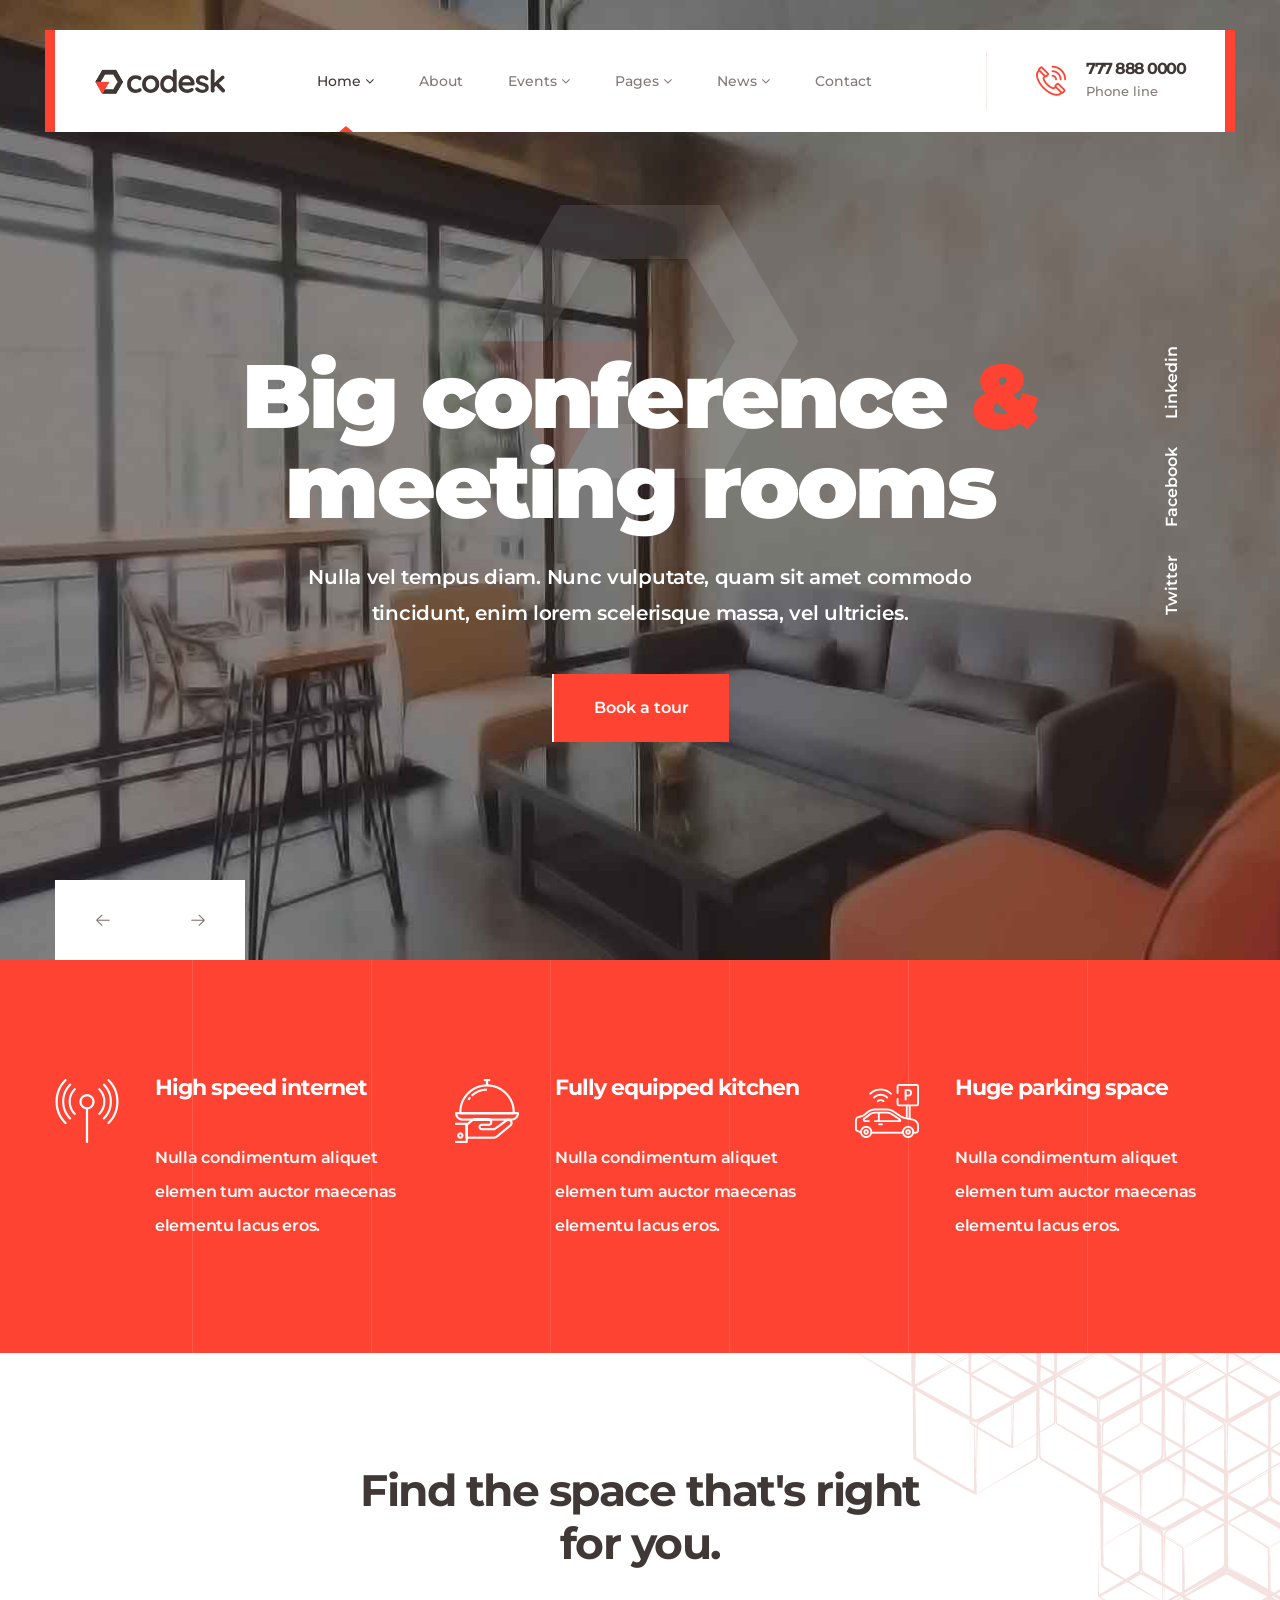
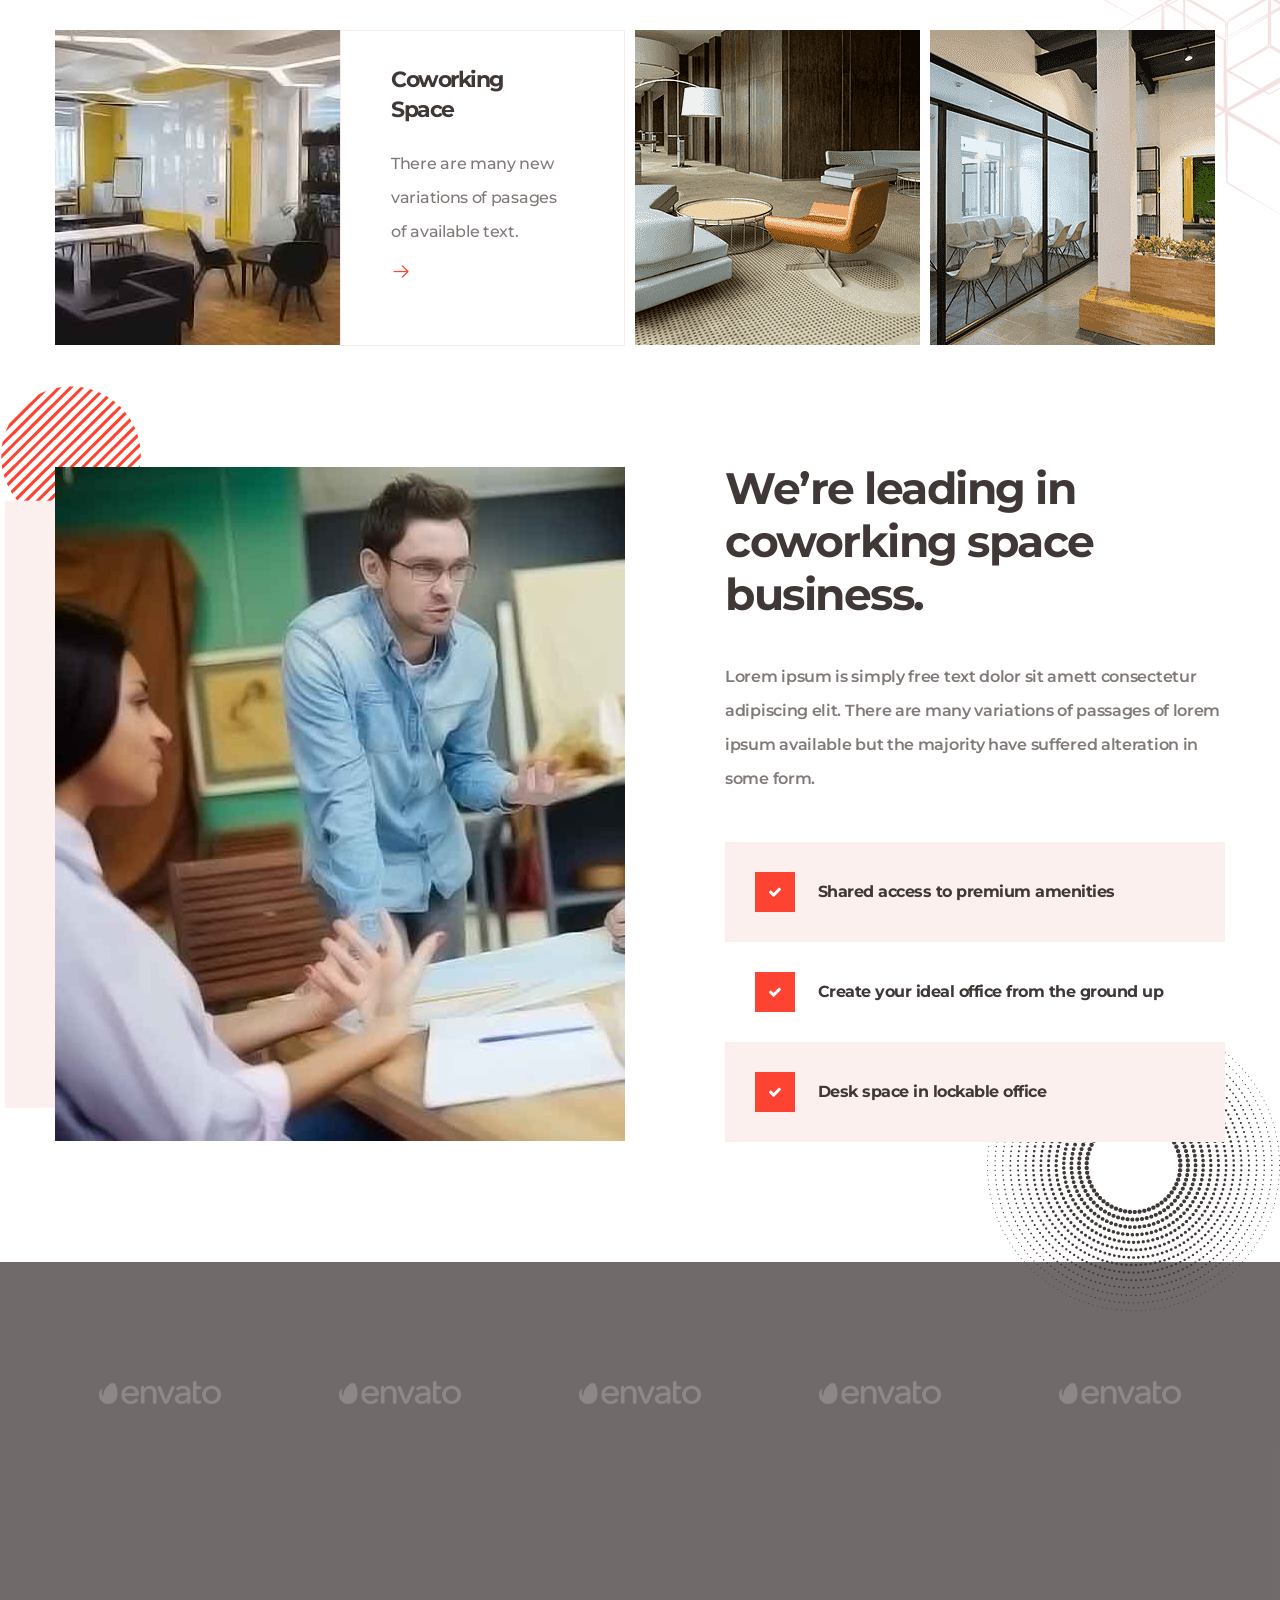
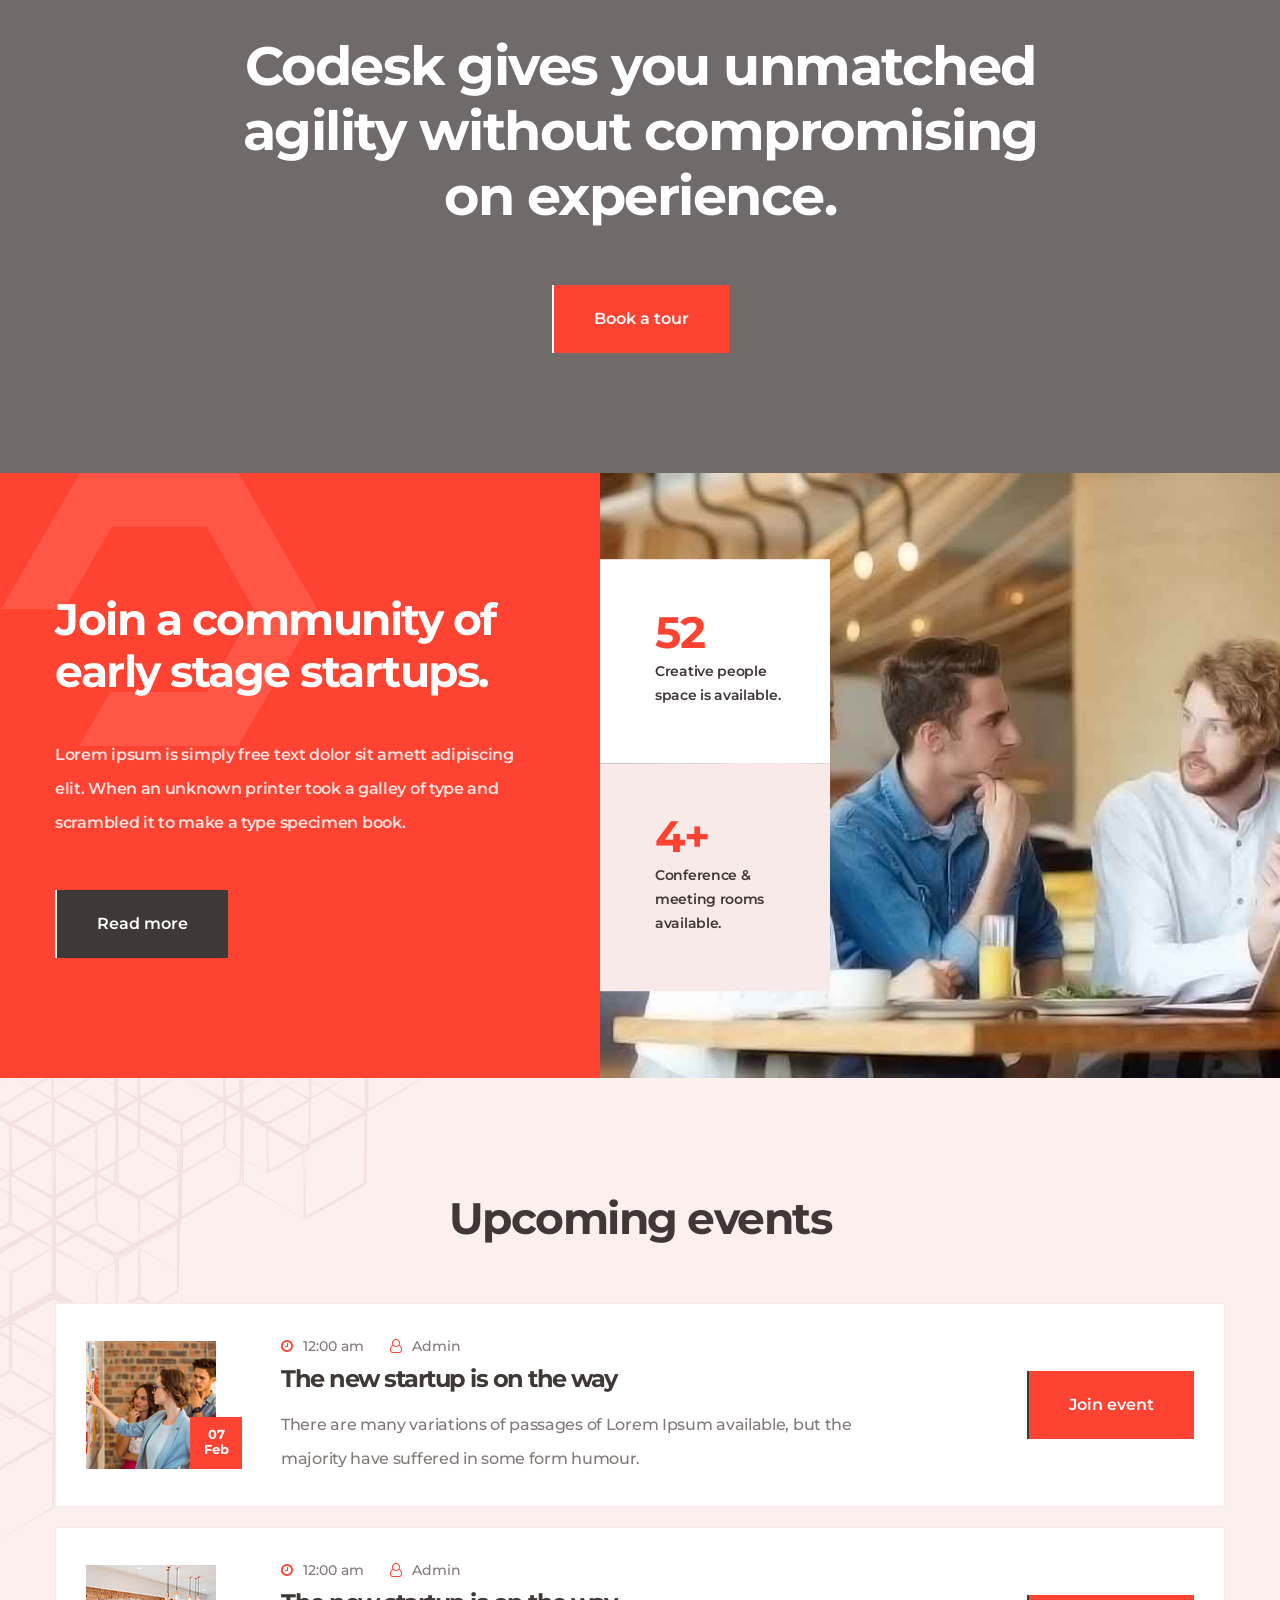
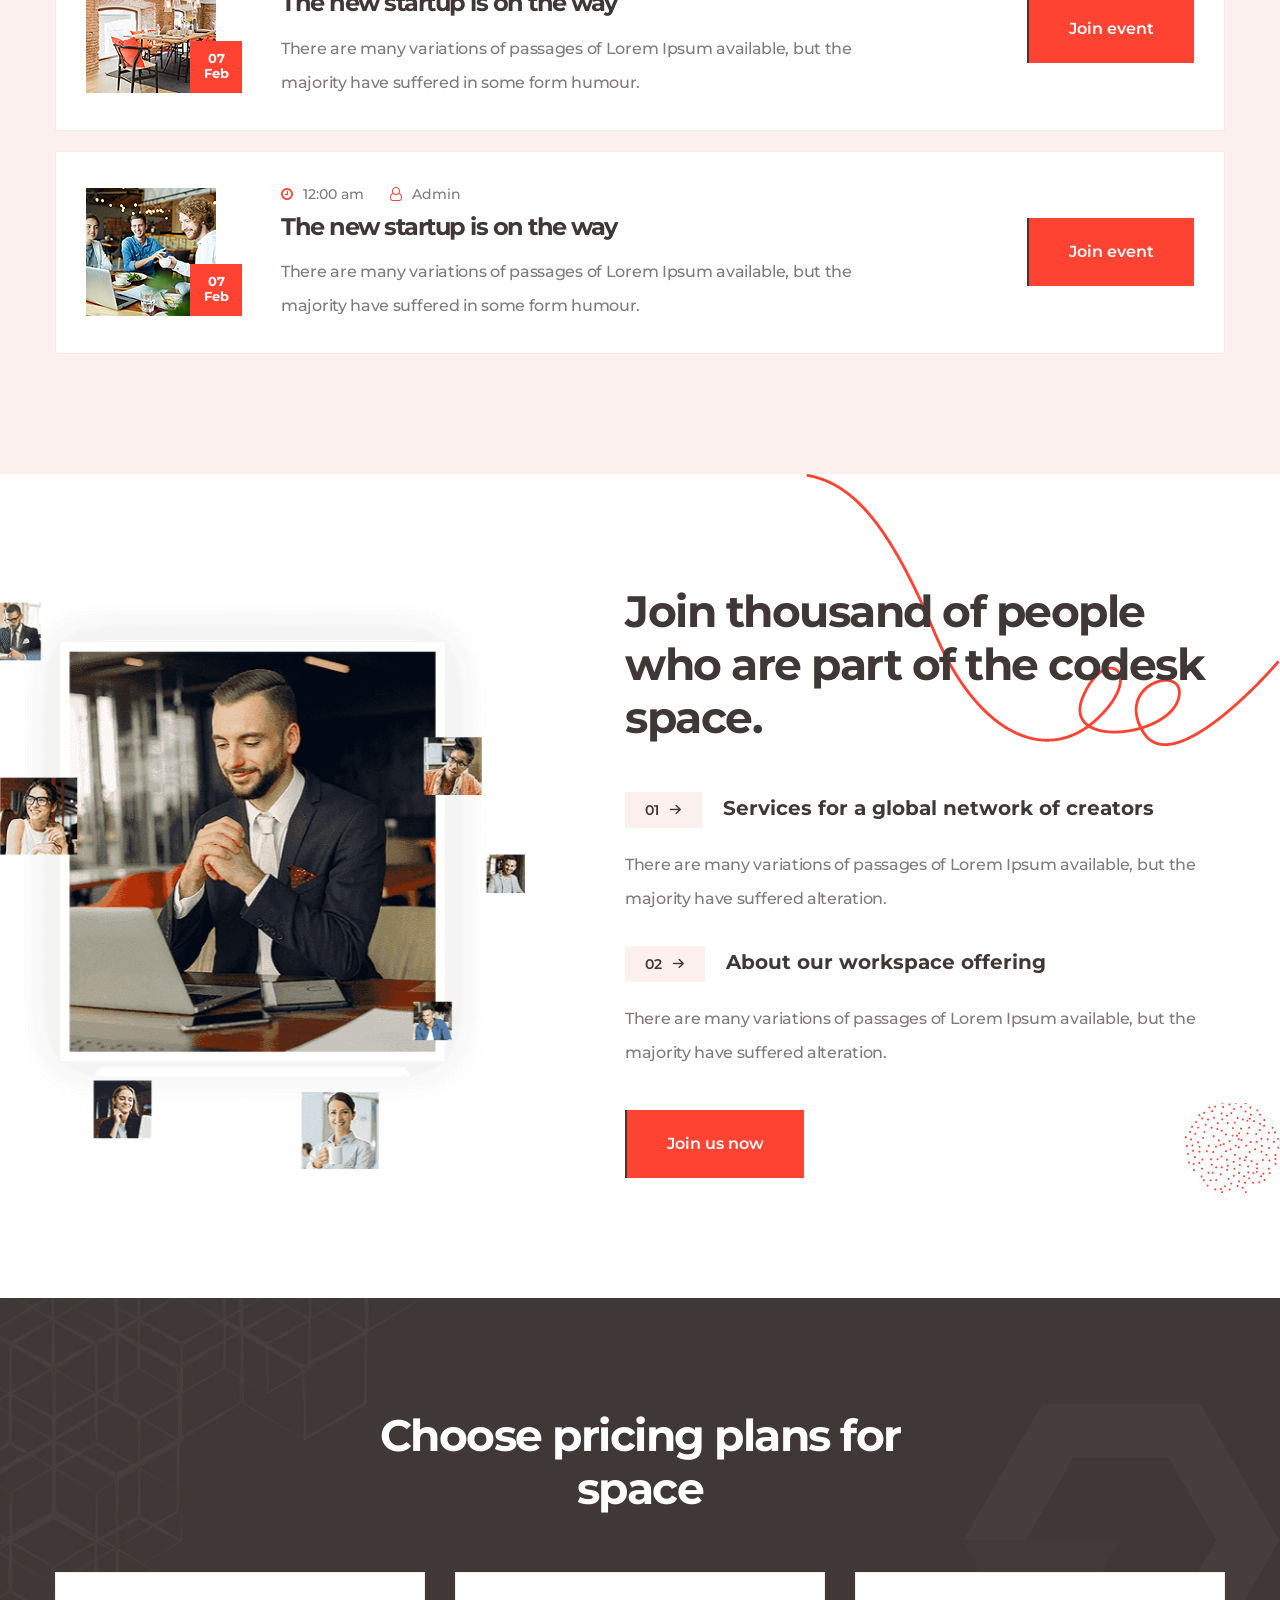
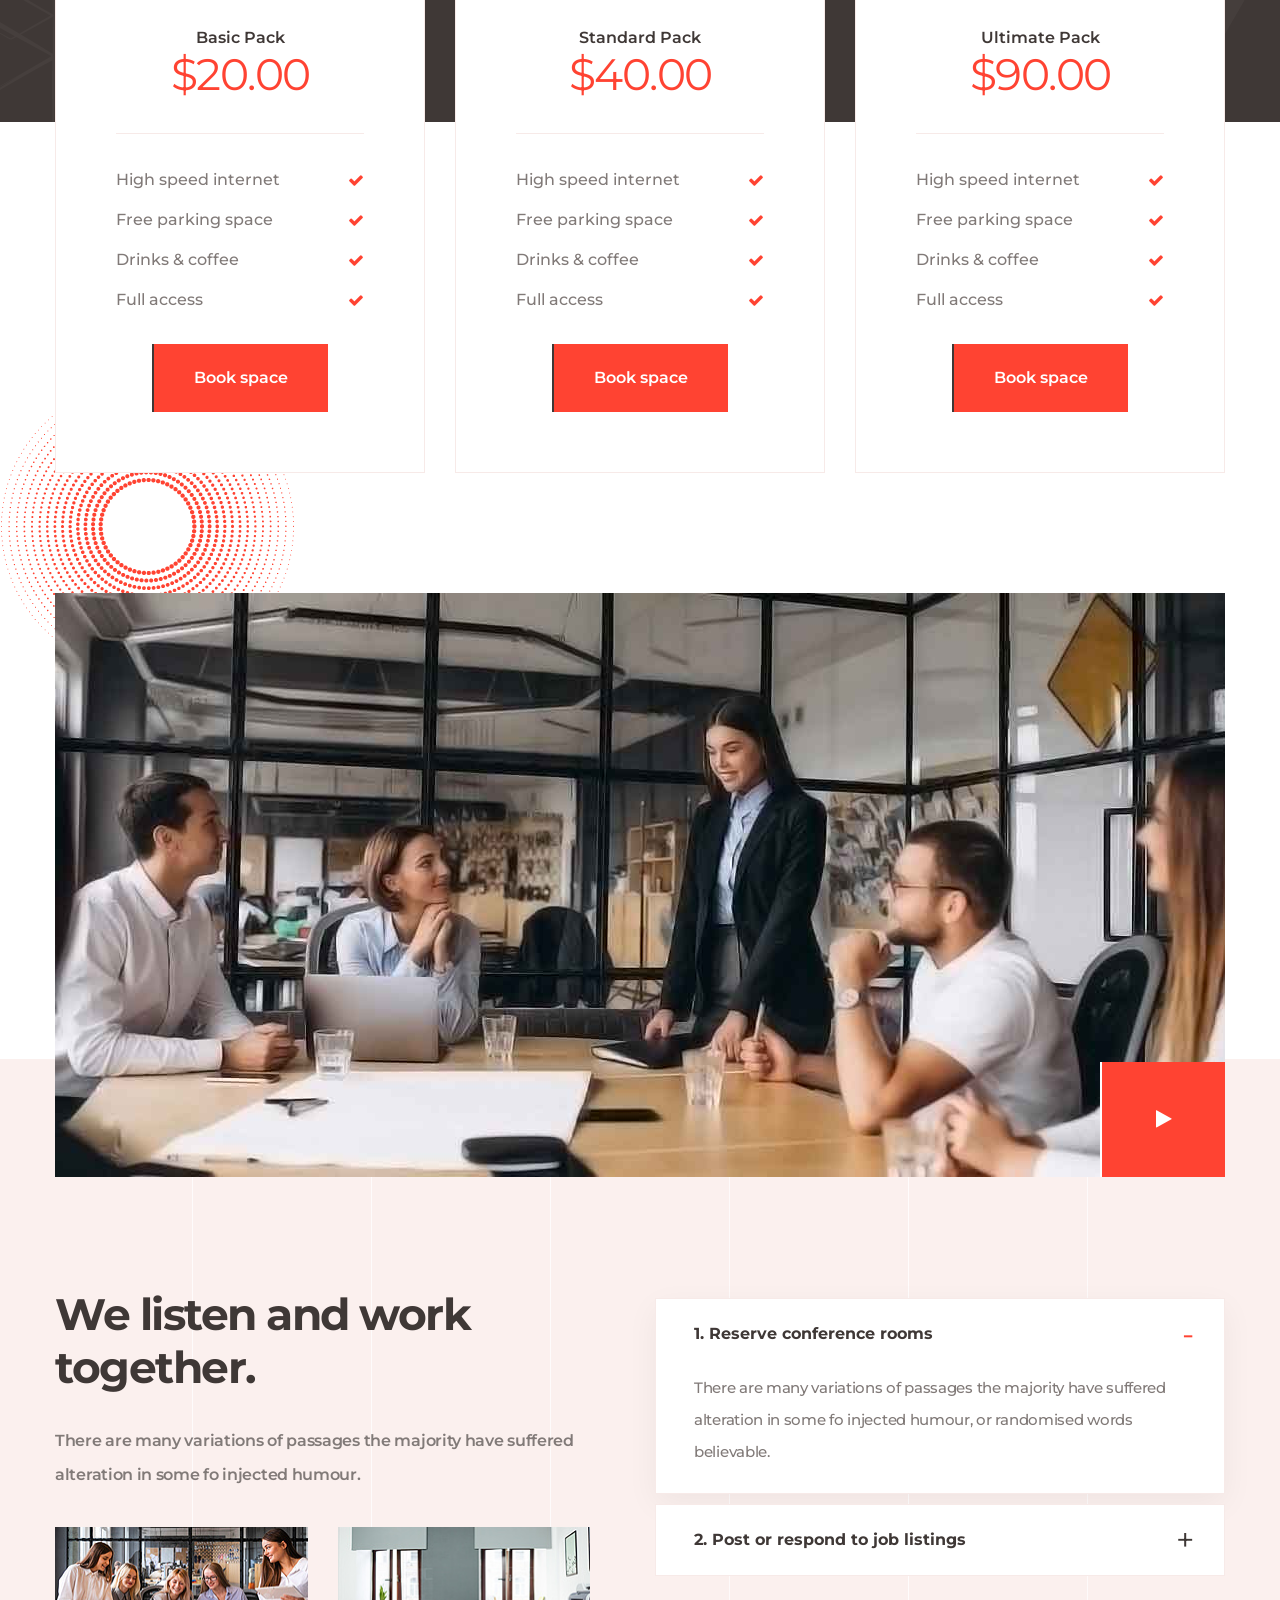
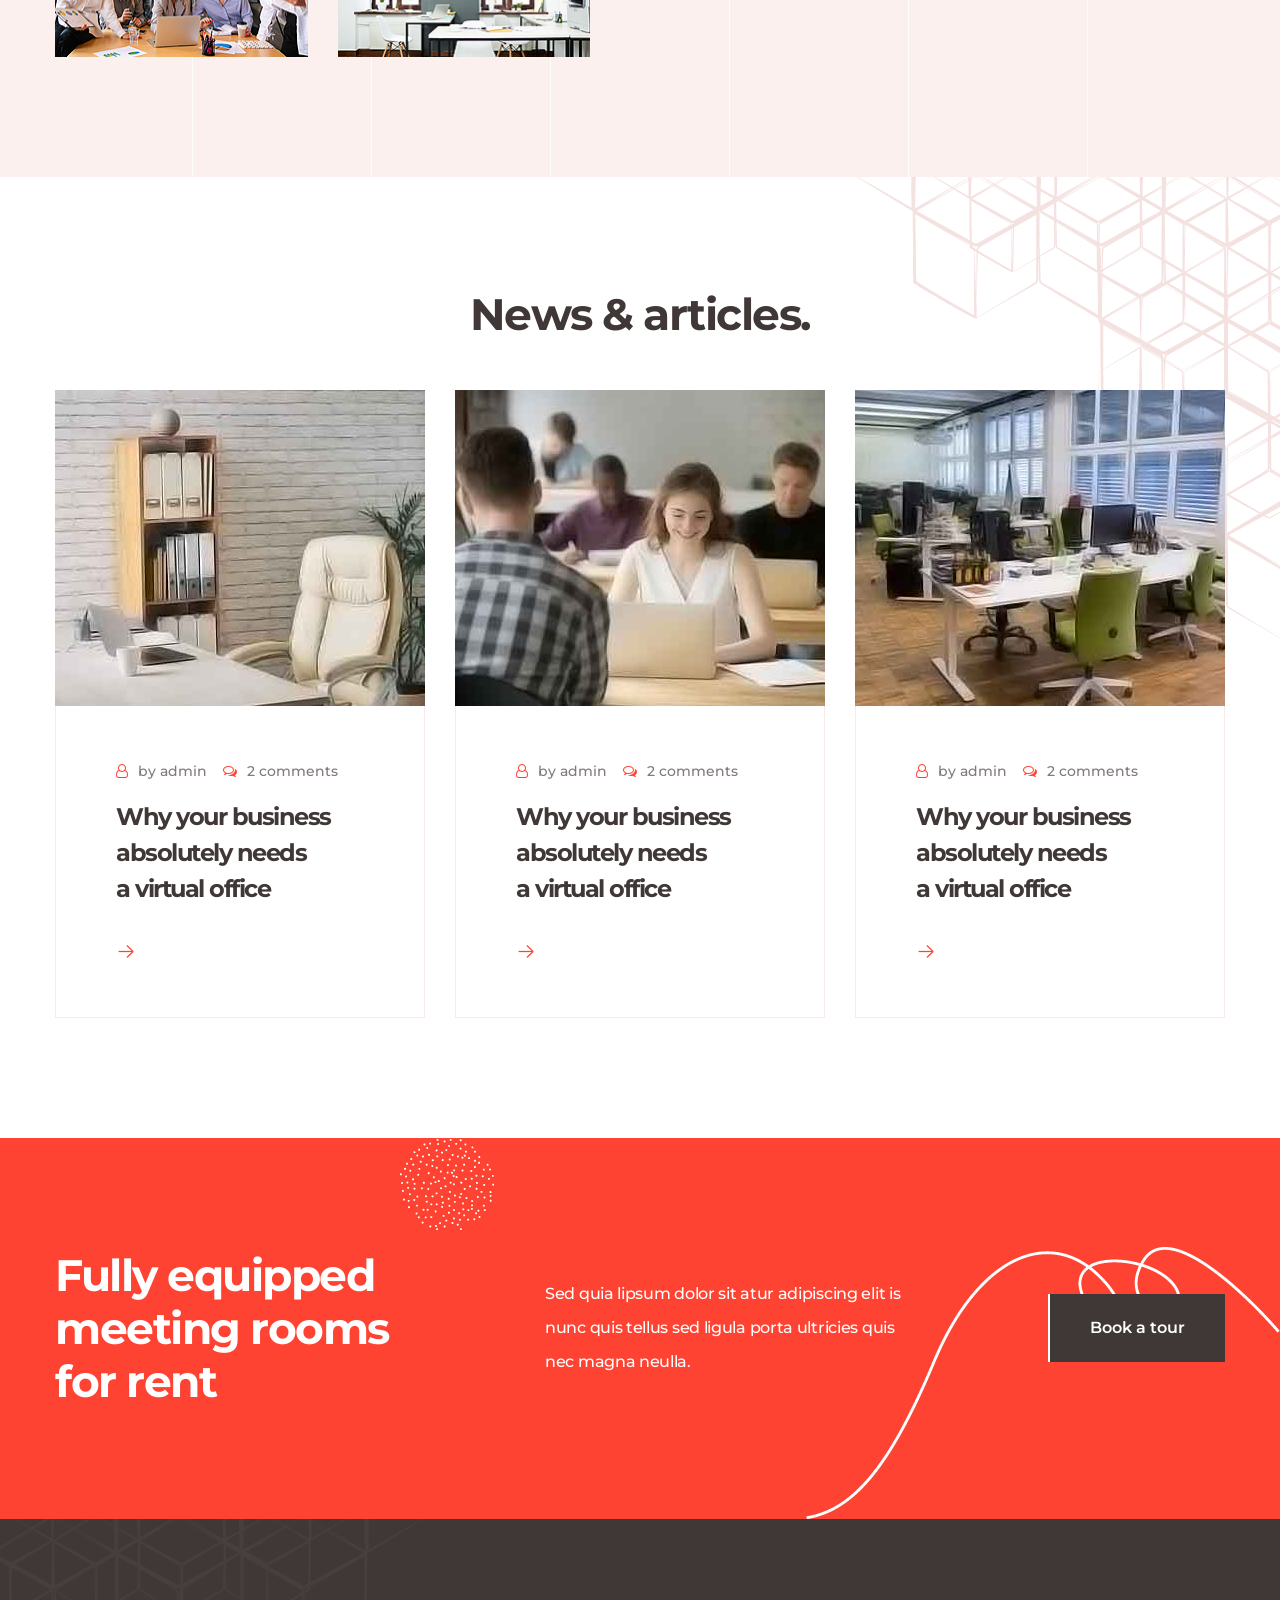
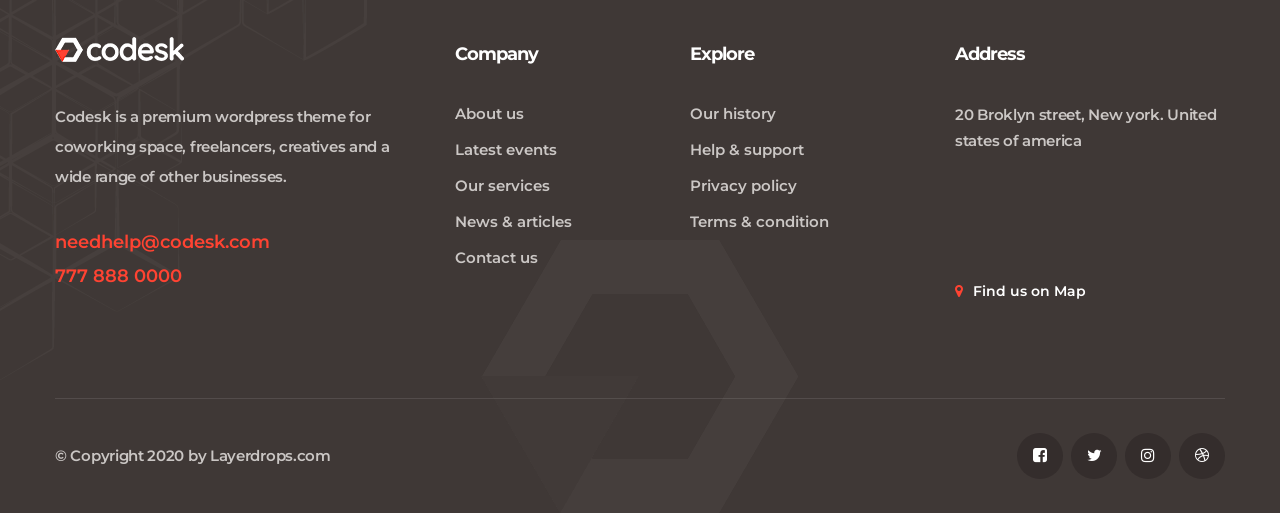
<file: companyHomePage/index-2.html>
<!doctype html>
<html lang="en">

<head>
   
    <!--====== Required meta tags ======-->
    <meta charset="utf-8">
    <meta http-equiv="x-ua-compatible" content="ie=edge">
    <meta name="description" content="">
    <meta name="viewport" content="width=device-width, initial-scale=1, shrink-to-fit=no">
    
    <!--====== Title ======-->
    <title>Codesk - Coworking Space HTML Template</title>
    
    <!--====== Favicon Icon ======-->
    <link rel="shortcut icon" href="assets/images/we-know-logo.png" type="image/png">

    <!--====== Bootstrap css ======-->
    <link rel="stylesheet" href="assets/css/bootstrap.min.css">
    
    <!--====== Fontawesome css ======-->
    <link rel="stylesheet" href="assets/css/font-awesome.min.css">
    
    <!--====== flaticon css ======-->
    <link rel="stylesheet" href="assets/css/flaticon.css">
    
    <!--====== nice select css ======-->
    <link rel="stylesheet" href="assets/css/nice-select.css">
    
    <!--====== animate css ======-->
    <link rel="stylesheet" href="assets/css/animate.min.css">
    
    <!--====== Magnific Popup css ======-->
    <link rel="stylesheet" href="assets/css/magnific-popup.css">
    
    <!--====== Slick css ======-->
    <link rel="stylesheet" href="assets/css/slick.css">
    
    <!--====== Default css ======-->
    <link rel="stylesheet" href="assets/css/default.css">
    
    <!--====== Style css ======-->
    <link rel="stylesheet" href="assets/css/style.css">
  
  
</head>

<body>

    <!-- PRELOADER -->
    <div class="preloader">
        <div class="lds-ellipsis">
            <span></span>
            <span></span>
            <span></span>
        </div>
    </div>
    <!-- END PRELOADER -->

    <!--====== OFFCANVAS MENU PART START ======-->

    <div class="off_canvars_overlay">
                
    </div>
    <div class="offcanvas_menu">
        <div class="container-fluid">
            <div class="row">
                <div class="col-12">
                    <div class="offcanvas_menu_wrapper">
                        <div class="canvas_close">
                            <a href="javascript:void(0)"><i class="fa fa-times"></i></a>  
                        </div>
                        <div class="offcanvas-social">
                            <ul class="text-center">
                                <li><a href="$"><i class="fa fa-facebook-square"></i></a></li>
                                <li><a href="$"><i class="fa fa-twitter"></i></a></li>
                                <li><a href="$"><i class="fa fa-instagram"></i></a></li>
                                <li><a href="$"><i class="fa fa-dribbble"></i></a></li>
                            </ul>
                        </div>
                        <div id="menu" class="text-left ">
                            <ul class="offcanvas_main_menu">
                                <li class="menu-item-has-children active">
                                    <a href="#">Home</a>
                                    <ul class="sub-menu">
                                        <li><a href="index.html">Home 1</a></li>
                                        <li><a href="index-2.html">Home 2</a></li>
                                        <li><a href="index-3.html">Home 3</a></li>
                                        <li class="menu-item-has-children">
                                            <a href="#">Header Versions</a>
                                            <ul class="sub-menu">
                                                <li><a href="index.html">Header Style 1r</a></li>
                                                <li><a href="index-2.html">Header Style 2</a></li>
                                                <li><a href="index-3.html">Header Style 3</a></li>
                                            </ul>
                                        </li>
                                    </ul>
                                </li>
                                <li class="menu-item-has-children active">
                                    <a href="#">Pages</a>
                                    <ul class="sub-menu">
                                        <li><a href="about.html">About</a></li>
                                        <li><a href="our-team.html">Our Team</a></li>
                                        <li><a href="our-history.html">Our history</a></li>
                                        <li><a href="testimonials.html">testimonials</a></li>
                                    </ul>
                                </li>
                                <li class="menu-item-has-children active">
                                    <a href="#">Services</a>
                                    <ul class="sub-menu">
                                        <li><a href="services.html">Services</a></li>
                                        <li><a href="single-service.html">single service</a></li>
                                    </ul>
                                </li>
                                <li class="menu-item-has-children active">
                                    <a href="#">Recent Projects</a>
                                    <ul class="sub-menu">
                                        <li><a href="projects.html">Projects</a></li>
                                        <li><a href="single-project.html">single project</a></li>
                                    </ul>
                                </li>
                                <li class="menu-item-has-children active">
                                    <a href="#">Blog</a>
                                    <ul class="sub-menu">
                                        <li><a href="posts.html">posts</a></li>
                                        <li><a href="single-post.html">single post</a></li>
                                    </ul>
                                </li>
                                <li class="menu-item-has-children active">
                                    <a href="#">Contact</a>
                                </li>
                            </ul>
                        </div>
                        <div class="offcanvas_footer">
                            <span><a href="mailto:tanvirahmed8282@gmail.com"><i class="fa fa-envelope-o"></i> layerdrops@gmail.com</a></span>
                        </div>
                    </div>
                </div>
            </div>
        </div>
    </div>

    <!--====== OFFCANVAS MENU PART ENDS ======-->
   
    <!--====== HEADER PART START ======-->
    
    <header class="header-area header-2-area">
        <div class="main-header">
            <div class="container">
                <div class="row">
                    <div class="col-lg-12">
                        <div class="main-header-item d-flex justify-content-between align-items-center">
                            <div class="main-header-menus  d-flex">
                                <div class="header-logo">
                                    <a href="index.html"><img src="assets/images/logo.png" alt="logo"></a>
                                </div>
                                <div class="header-menu d-none d-lg-block">
                                    <ul>
                                        <li>
                                            <a class="active" href="#">Home <i class="fa fa-angle-down"></i></a>
                                            <ul class="sub-menu">
                                                <li><a href="index.html">Home 1</a></li>
                                                <li><a href="index-2.html">Home 2</a></li>
                                                <li><a href="index-3.html">Home 3</a></li>
                                                <li>
                                                    <a href="#">Header Versions</a>
                                                    <ul class="sub-menu">
                                                        <li><a href="index.html">Header Style 1</a></li>
                                                        <li><a href="index-2.html">Header Style 2</a></li>
                                                        <li><a href="index-3.html">Header Style 3</a></li>
                                                    </ul>
                                                </li>
                                            </ul>
                                        </li>
                                        <li>
                                            <a href="about.html">About</a>
                                        </li>
                                        <li>
                                            <a href="#">Events  <i class="fa fa-angle-down"></i></a>
                                            <ul class="sub-menu">
                                                <li><a href="events.html">Events</a></li>
                                                <li><a href="single-event.html">single event</a></li>
                                            </ul>
                                        </li>
                                        <li>
                                            <a href="#">Pages  <i class="fa fa-angle-down"></i></a>
                                            <ul class="sub-menu">
                                                <li><a href="team.html">team</a></li>
                                                <li><a href="pricing.html">pricing</a></li>
                                                <li><a href="book-a-tour.html">book a tour</a></li>
                                                <li><a href="gallery.html">gallery</a></li>
                                            </ul>
                                        </li>
                                        <li>
                                            <a href="#">News  <i class="fa fa-angle-down"></i></a>
                                            <ul class="sub-menu">
                                                <li><a href="news.html">news</a></li>
                                                <li><a href="single-news.html">single news</a></li>
                                            </ul>
                                        </li>
                                        <li><a href="contact.html">Contact</a></li>
                                    </ul>
                                </div>
                            </div>
                            <div class="header-social d-flex align-items-center">
                                <div class="info">
                                    <i class="flaticon-phone-call"></i>
                                    <h5 class="title">777 888 0000</h5>
                                    <span>Phone line</span>
                                </div>
                                <div class="toggle-btn ml-30 canvas_open d-lg-none d-block">
                                    <i class="fa fa-bars"></i>
                                </div>
                            </div>
                        </div>
                    </div>
                </div>
            </div>
        </div>
    </header>
    
    <!--====== HEADER PART ENDS ======-->

    <!--====== BANNER PART START ======-->
    <section class="banner-slide banner-slide-2">
        <div class="banner-area bg_cover d-flex align-items-center" style="background-image: url(assets/images/banner-bg-3.jpg);">
            <div class="container">
                <div class="row justify-content-center">
                    <div class="col-lg-9">
                        <div class="banner-content text-center">
                            <h1 data-animation="fadeInDown" data-delay=".5s" class="title">Big conference <span>&</span> meeting rooms</h1>
                            <p data-animation="fadeInLeft" data-delay=".5s">Nulla vel tempus diam. Nunc vulputate, quam sit amet commodo tincidunt, enim lorem scelerisque massa, vel ultricies.</p>
                            <a data-animation="fadeInUp" data-delay="1s" class="main-btn" href="single-news.html">Book a tour</a>
                        </div>
                    </div>
                </div>
            </div>
            <div class="banner-social d-none d-md-block">
                <ul>
                    <li><a href="#">Twitter</a></li>
                    <li><a href="#">Facebook</a></li>
                    <li><a href="#">Linkedin</a></li>
                </ul>
            </div>
            <div class="banner-logo">
                <img src="assets/images/banner-logo.png" alt="">
            </div>
        </div>
        <div class="banner-area bg_cover d-flex align-items-center" style="background-image: url(assets/images/banner-bg-4.jpg);">
            <div class="container">
                <div class="row justify-content-center">
                    <div class="col-lg-9">
                        <div class="banner-content text-center">
                            <h1 data-animation="fadeInDown" data-delay=".5s" class="title">Big conference <span>&</span> meeting rooms</h1>
                            <p data-animation="fadeInLeft" data-delay=".5s">Nulla vel tempus diam. Nunc vulputate, quam sit amet commodo tincidunt, enim lorem scelerisque massa, vel ultricies.</p>
                            <a data-animation="fadeInUp" data-delay="1s" class="main-btn" href="single-news.html">Book a tour</a>
                        </div>
                    </div>
                </div>
            </div>
            <div class="banner-social d-none d-md-block">
                <ul>
                    <li><a href="#">Twitter</a></li>
                    <li><a href="#">Facebook</a></li>
                    <li><a href="#">Linkedin</a></li>
                </ul>
            </div>
            <div class="banner-logo">
                <img src="assets/images/banner-logo.png" alt="">
            </div>
        </div>
    </section>
    
    <!--====== BANNER PART ENDS ======-->

    <!--====== SUB PART START ======-->
    
    <section class="sub-area">
        <div class="container">
            <div class="row justify-content-center">
                <div class="col-lg-4 col-md-7">
                    <div class="sub-item mt-30">
                        <i class="flaticon-wifi"></i>
                        <h4 class="title">High speed internet</h4>
                        <p>Nulla condimentum aliquet elemen tum auctor maecenas elementu lacus eros.</p>
                    </div>
                </div>
                <div class="col-lg-4 col-md-7">
                    <div class="sub-item mt-30">
                        <i class="flaticon-tray"></i>
                        <h4 class="title">Fully equipped kitchen</h4>
                        <p>Nulla condimentum aliquet elemen tum auctor maecenas elementu lacus eros.</p>
                    </div>
                </div>
                <div class="col-lg-4 col-md-7">
                    <div class="sub-item mt-30">
                        <i class="flaticon-parking"></i>
                        <h4 class="title">Huge parking space</h4>
                        <p>Nulla condimentum aliquet elemen tum auctor maecenas elementu lacus eros.</p>
                    </div>
                </div>
            </div>
        </div>
    </section>
    
    <!--====== SUB PART ENDS ======-->

    <!--====== FIND SPACE PART START ======-->
    
    <section class="find-space-area">
        <div class="container">
            <div class="row justify-content-center">
                <div class="col-lg-6">
                    <div class="find-space-title text-center">
                        <h3 class="title">Find the space that's right for you.</h3>
                    </div>
                </div>
            </div>
            <div class="row">
                <div class="col-lg-12">
                    <div class="find-space d-block d-lg-flex">
                        <div class="find-space-item mt-30 d-block d-sm-flex active">
                            <div class="find-space-thumb">
                                <img src="assets/images/find-space-1.jpg" alt="">
                            </div>
                            <div class="find-space-content">
                                <h4 class="title">Coworking Space</h4>
                                <p>There are many new variations of pasages of available text.</p>
                                <a href="book-a-tour.html"><i class="flaticon-right-arrow"></i></a>
                            </div>
                        </div>
                        <div class="find-space-item mt-30 d-block d-sm-flex">
                            <div class="find-space-thumb">
                                <img src="assets/images/find-space-2.png" alt="">
                            </div>
                            <div class="find-space-content">
                                <h4 class="title">Coworking Space</h4>
                                <p>There are many new variations of pasages of available text.</p>
                                <a href="book-a-tour.html"><i class="flaticon-right-arrow"></i></a>
                            </div>
                        </div>
                        <div class="find-space-item mt-30 d-block d-sm-flex">
                            <div class="find-space-thumb">
                                <img src="assets/images/find-space-3.png" alt="">
                            </div>
                            <div class="find-space-content">
                                <h4 class="title">Coworking Space</h4>
                                <p>There are many new variations of pasages of available text.</p>
                                <a href="book-a-tour.html"><i class="flaticon-right-arrow"></i></a>
                            </div>
                        </div>
                    </div>
                </div>
            </div>
        </div>
        <div class="find-pattern">
            <img src="assets/images/fun-facts-pattern.png" alt="">
        </div>
    </section>
    
    <!--====== FIND SPACE PART ENDS ======-->

    <!--====== LEADING PART START ======-->
    
    <section class="leading-area">
        <div class="container">
            <div class="row align-items-center">
                <div class="col-lg-6">
                    <div class="leading-thumb animated wow fadeInLeft" data-wow-duration="1500ms" data-wow-delay="0ms">
                        <img src="assets/images/leading-thumb.jpg" alt="leading">
                    </div>
                </div>
                <div class="col-lg-6">
                    <div class="leading-content ml-70">
                        <h3 class="title">We’re leading in coworking space business.</h3>
                        <p>Lorem ipsum is simply free text dolor sit amett consectetur adipiscing elit. There are many variations of passages of lorem ipsum available but the majority have suffered alteration in some form.</p>
                        <div class="list-item">
                            <div class="item">
                                <span><i class="fa fa-check"></i> Shared access to premium amenities</span>
                            </div>
                            <div class="item item-2">
                                <span><i class="fa fa-check"></i> Create your ideal office from the ground up</span>
                            </div>
                            <div class="item">
                                <span><i class="fa fa-check"></i> Desk space in lockable office</span>
                            </div>
                        </div>
                    </div>
                </div>
            </div>
        </div>
        <div class="leading-line">
            <img src="assets/images/we-know-line.png" alt="">
        </div>
        <div class="leading-dot">
            <img src="assets/images/cta-dot-4.png" alt="">
        </div>
    </section>
    
    <!--====== LEADING PART ENDS ======-->

    <!--====== BRAND PART START ======-->
    
    <section class="brand-area bg_cover" style="background-image: url(assets/images/play-bg.jpg);">
        <div class="container">
            <div class="brand-box">
                <div class="row barnd-active">
                    <div class="col-lg-3">
                        <div class="brand-item">
                            <a href="#"><img src="assets/images/brand-2.png" alt=""></a>
                        </div>
                    </div>
                    <div class="col-lg-3">
                        <div class="brand-item">
                            <a href="#"><img src="assets/images/brand-2.png" alt=""></a>
                        </div>
                    </div>
                    <div class="col-lg-3">
                        <div class="brand-item">
                            <a href="#"><img src="assets/images/brand-2.png" alt=""></a>
                        </div>
                    </div>
                    <div class="col-lg-3">
                        <div class="brand-item">
                            <a href="#"><img src="assets/images/brand-2.png" alt=""></a>
                        </div>
                    </div>
                    <div class="col-lg-3">
                        <div class="brand-item">
                            <a href="#"><img src="assets/images/brand-2.png" alt=""></a>
                        </div>
                    </div>
                    <div class="col-lg-3">
                        <div class="brand-item">
                            <a href="#"><img src="assets/images/brand-2.png" alt=""></a>
                        </div>
                    </div>
                </div>
            </div>
            <div class="row justify-content-center">
                <div class="col-lg-9">
                    <div class="brand-content text-center">
                        <h3 class="title">Codesk gives you unmatched agility without compromising on experience.</h3>
                        <a class="main-btn" href="book-a-tour.html">Book a tour</a>
                    </div>
                </div>
            </div>
        </div>
    </section>
    
    <!--====== BRAND PART ENDS ======-->

    <!--====== JOIN COMMUNITY PART START ======-->
    
    <section class="join-community-area">
        <div class="container">
            <div class="row">
                <div class="col-lg-6">
                    <div class="join-community-content">
                        <h3 class="title animated wow fadeInLeft" data-wow-duration="1500ms" data-wow-delay="0ms">Join a community of early stage startups.</h3>
                        <p class=" animated wow fadeInLeft" data-wow-duration="1500ms" data-wow-delay="300ms">Lorem ipsum is simply free text dolor sit amett adipiscing elit. When an unknown printer took a galley of type and scrambled it to make a type specimen book.</p>
                        <a class="main-btn animated wow fadeInLeft" data-wow-duration="1500ms" data-wow-delay="600ms" href="about.html">Read more</a>
                    </div>
                </div>
            </div>
        </div>
        <div class="join-community-counter">
            <div class="item">
                <h3 class="title counter">880</h3>
                <p>Creative people space is available.</p>
            </div>
            <div class="item item-2">
                <h3 class="title"><span class="counter">70</span>+</h3>
                <p>Conference & meeting rooms available.</p>
            </div>
        </div>
        <div class="community-logo">
            <img src="assets/images/community-logo.png" alt="">
        </div>
    </section>
    
    <!--====== JOIN COMMUNITY PART ENDS ======-->

    <!--====== UPPCOMING EVENTS PART START ======-->
    
    <section class="upcoming-events-area">
        <div class="container">
            <div class="row">
                <div class="col-lg-12">
                    <div class="upcoming-events-title text-center">
                        <h3 class="title">Upcoming events</h3>
                    </div>
                </div>
            </div>
            <div class="row">
                <div class="col-lg-12">
                    <div class="upcoming-events-item">
                        <div class="item mt-20">
                            <div class="row align-items-center">
                                <div class="col-lg-9">
                                    <div class="upcoming-events-content d-block d-md-flex align-items-center">
                                        <div class="thumb">
                                            <img src="assets/images/events-1.jpg" alt="">
                                            <div class="date">
                                                <span>07 <br> Feb</span>
                                            </div>
                                        </div>
                                        <div class="content ml-65">
                                            <ul>
                                                <li><i class="fa fa-clock-o"></i> 12:00 am </li>
                                                <li><i class="fa fa-user-o"></i> Admin </li>
                                            </ul>
                                            <h4 class="title">The new startup is on the way</h4>
                                            <p>There are many variations of passages of Lorem Ipsum available, but the majority have suffered in some form humour.</p>
                                        </div>
                                    </div>
                                </div>
                                <div class="col-lg-3">
                                    <div class="events-btn text-left text-lg-right">
                                        <a class="main-btn main-btn-2" href="single-event.html">Join event</a>
                                    </div>
                                </div>
                            </div>
                        </div>
                        <div class="item mt-20">
                            <div class="row align-items-center">
                                <div class="col-lg-9">
                                    <div class="upcoming-events-content d-block d-md-flex align-items-center">
                                        <div class="thumb">
                                            <img src="assets/images/events-2.jpg" alt="">
                                            <div class="date">
                                                <span>07 <br> Feb</span>
                                            </div>
                                        </div>
                                        <div class="content ml-65">
                                            <ul>
                                                <li><i class="fa fa-clock-o"></i> 12:00 am </li>
                                                <li><i class="fa fa-user-o"></i> Admin </li>
                                            </ul>
                                            <h4 class="title">The new startup is on the way</h4>
                                            <p>There are many variations of passages of Lorem Ipsum available, but the majority have suffered in some form humour.</p>
                                        </div>
                                    </div>
                                </div>
                                <div class="col-lg-3">
                                    <div class="events-btn text-left text-lg-right">
                                        <a class="main-btn main-btn-2" href="single-event.html">Join event</a>
                                    </div>
                                </div>
                            </div>
                        </div>
                        <div class="item mt-20">
                            <div class="row align-items-center">
                                <div class="col-lg-9">
                                    <div class="upcoming-events-content d-block d-md-flex align-items-center">
                                        <div class="thumb">
                                            <img src="assets/images/events-3.jpg" alt="">
                                            <div class="date">
                                                <span>07 <br> Feb</span>
                                            </div>
                                        </div>
                                        <div class="content ml-65">
                                            <ul>
                                                <li><i class="fa fa-clock-o"></i> 12:00 am </li>
                                                <li><i class="fa fa-user-o"></i> Admin </li>
                                            </ul>
                                            <h4 class="title">The new startup is on the way</h4>
                                            <p>There are many variations of passages of Lorem Ipsum available, but the majority have suffered in some form humour.</p>
                                        </div>
                                    </div>
                                </div>
                                <div class="col-lg-3">
                                    <div class="events-btn text-left text-lg-right">
                                        <a class="main-btn main-btn-2" href="single-event.html">Join event</a>
                                    </div>
                                </div>
                            </div>
                        </div>
                    </div>
                </div>
            </div>
        </div>
        <div class="events-pattern">
            <img src="assets/images/services-pattern.png" alt="">
        </div>
    </section>
    
    <!--====== UPPCOMING EVENTS PART ENDS ======-->

    <!--====== JOIN THOUSANDS PART START ======-->
    
    <section class="join-thousands-area">
        <div class="container">
            <div class="row align-items-center">
                <div class="col-lg-5">
                    <div class="join-thousands-thumb animated wow fadeInLeft" data-wow-duration="1500ms" data-wow-delay="0ms">
                        <img src="assets/images/join-thousands-thumb.png" alt="thousands">
                    </div>
                </div>
                <div class="col-lg-7">
                    <div class="join-thousands-content ml-70">
                        <h3 class="title">Join thousand of people who are part of the codesk space.</h3>
                        <div class="item">
                            <span><span>01 <i class="flaticon-right-arrow"></i></span> Services for a global network of creators</span>
                            <p>There are many variations of passages of Lorem Ipsum available, but the majority have suffered alteration.</p>
                        </div>
                        <div class="item mt-30">
                            <span><span>02 <i class="flaticon-right-arrow"></i></span> About our workspace offering</span>
                            <p>There are many variations of passages of Lorem Ipsum available, but the majority have suffered alteration.</p>
                        </div>
                        <a class="main-btn main-btn-2 mt-40" href="about.html">Join us now</a>
                    </div>
                </div>
            </div>
        </div>
        <div class="thousands-line">
            <img src="assets/images/thousands-line.png" alt="">
        </div>
        <div class="thousands-dot">
            <img src="assets/images/thousands-dot.png" alt="">
        </div>
    </section>
    
    <!--====== JOIN THOUSANDS PART ENDS ======-->

    <!--====== PRICING PART START ======-->
    
    <section class="pricing-area">
        <div class="pricing-title-area">
            <div class="container">
                <div class="row justify-content-center">
                    <div class="col-lg-6">
                        <div class="pricng-title text-center">
                            <h3 class="title">Choose pricing plans for space</h3>
                        </div>
                    </div>
                </div>
            </div>
            <div class="pricing-pattern">
                <img src="assets/images/pricing-pattern.png" alt="">
            </div>
            <div class="pricing-logo">
                <img src="assets/images/pricing-logo.png" alt="">
            </div>
        </div>
        <div class="pricing-item-area">
            <div class="container">
                <div class="row justify-content-center">
                    <div class="col-lg-4 col-md-7 col-sm-9">
                        <div class="pricing-item text-center">
                            <span>Basic pack</span>
                            <h3 class="title">$20.00</h3>
                            <div class="list">
                                <ul>
                                    <li><span>High speed internet</span> <i class="fa fa-check"></i></li>
                                    <li><span>Free parking space</span> <i class="fa fa-check"></i></li>
                                    <li><span>Drinks & coffee</span> <i class="fa fa-check"></i></li>
                                    <li><span>Full access</span> <i class="fa fa-check"></i></li>
                                </ul>
                            </div>
                            <a class="main-btn main-btn-2" href="book-a-tour.html">Book space</a>
                        </div>
                    </div>
                    <div class="col-lg-4 col-md-7 col-sm-9">
                        <div class="pricing-item text-center">
                            <span>Standard pack</span>
                            <h3 class="title">$40.00</h3>
                            <div class="list">
                                <ul>
                                    <li><span>High speed internet</span> <i class="fa fa-check"></i></li>
                                    <li><span>Free parking space</span> <i class="fa fa-check"></i></li>
                                    <li><span>Drinks & coffee</span> <i class="fa fa-check"></i></li>
                                    <li><span>Full access</span> <i class="fa fa-check"></i></li>
                                </ul>
                            </div>
                            <a class="main-btn main-btn-2" href="book-a-tour.html">Book space</a>
                        </div>
                    </div>
                    <div class="col-lg-4 col-md-7 col-sm-9">
                        <div class="pricing-item text-center">
                            <span>Ultimate  pack</span>
                            <h3 class="title">$90.00</h3>
                            <div class="list">
                                <ul>
                                    <li><span>High speed internet</span> <i class="fa fa-check"></i></li>
                                    <li><span>Free parking space</span> <i class="fa fa-check"></i></li>
                                    <li><span>Drinks & coffee</span> <i class="fa fa-check"></i></li>
                                    <li><span>Full access</span> <i class="fa fa-check"></i></li>
                                </ul>
                            </div>
                            <a class="main-btn main-btn-2" href="book-a-tour.html">Book space</a>
                        </div>
                    </div>
                </div>
            </div>
            <div class="pricing-dot">
                <img src="assets/images/pricing-dot.png" alt="pricing">
            </div>
        </div>
    </section>
    
    <!--====== PRICING PART ENDS ======-->

    <!--====== PLAY PART START ======-->
    
    <div class="play-area">
        <div class="container">
            <div class="row">
                <div class="col-lg-12">
                    <div class="play-thumb">
                        <img src="assets/images/play-thumb.jpg" alt="play">
                        <a class="main-btn" href="#"><i class="fa fa-play"></i></a>
                    </div>
                </div>
            </div>
        </div>
    </div>
    
    <!--====== PLAY PART ENDS ======-->

    <!--====== WE LISTEN PART START ======-->
    
    <section class="we-listen-area">
        <div class="container">
            <div class="row">
                <div class="col-lg-6">
                    <div class="we-listen-content">
                        <h3 class="title">We listen and work together.</h3>
                        <p>There are many variations of passages the majority have suffered alteration in some fo injected humour.</p>
                        <div class="row">
                            <div class="col-lg-6">
                                <div class="thumb mt-30">
                                    <img src="assets/images/listed-item-1.jpg" alt="">
                                </div>
                            </div>
                            <div class="col-lg-6">
                                <div class="thumb mt-30">
                                    <img src="assets/images/listed-item-2.jpg" alt="">
                                </div>
                            </div>
                        </div>
                    </div>
                </div>
                <div class="col-lg-6">
                    <div class="faq-accordion">
                        <div class="accrodion-grp"  data-grp-name="faq-accrodion">
                            <div class="accrodion active  animated wow fadeInRight" data-wow-duration="1500ms" data-wow-delay="0ms">
                                <div class="accrodion-inner">
                                    <div class="accrodion-title">
                                        <h4>1. Reserve conference rooms</h4>
                                    </div>
                                    <div class="accrodion-content">
                                        <div class="inner">
                                            <p>There are many variations of passages the majority have suffered alteration in some fo injected humour, or randomised words believable.</p>
                                        </div><!-- /.inner -->
                                    </div>
                                </div><!-- /.accrodion-inner -->
                            </div>
                            <div class="accrodion   animated wow fadeInRight" data-wow-duration="1500ms" data-wow-delay="300ms">
                                <div class="accrodion-inner">
                                    <div class="accrodion-title">
                                        <h4>2. Post or respond to job listings</h4>
                                    </div>
                                    <div class="accrodion-content">
                                        <div class="inner">
                                            <p>There are many variations of passages the majority have suffered alteration in some fo injected humour, or randomised words believable.</p>
                                        </div><!-- /.inner -->
                                    </div>
                                </div><!-- /.accrodion-inner -->
                            </div>
                            <div class="accrodion animated wow fadeInRight" data-wow-duration="1500ms" data-wow-delay="600ms">
                                <div class="accrodion-inner">
                                    <div class="accrodion-title">
                                        <h4>3. Flexibility of monthly terms</h4>
                                    </div>
                                    <div class="accrodion-content">
                                        <div class="inner">
                                            <p>There are many variations of passages the majority have suffered alteration in some fo injected humour, or randomised words believable.</p>
                                        </div><!-- /.inner -->
                                    </div>
                                </div><!-- /.accrodion-inner -->
                            </div>
                        </div>
                    </div>
                </div>
            </div>
        </div>
    </section>
    
    <!--====== WE LISTEN PART ENDS ======-->

    <!--====== NEWS 2 PART START ======-->
    
    <section class="news-2-area">
        <div class="container">
            <div class="row">
                <div class="col-lg-12">
                    <div class="news-title text-center">
                        <h3 class="title">News & articles.</h3>
                    </div>
                </div>
            </div>
            <div class="row justify-content-center">
                <div class="col-lg-4 col-md-7 col-sm-9">
                    <div class="news-item mt-30">
                        <div class="news-thumb">
                            <img src="assets/images/news-1.jpg" alt="news">
                        </div>
                        <div class="news-content">
                            <ul>
                                <li><i class="fa fa-user-o"></i> by admin</li>
                                <li><i class="fa fa-comments-o"></i> 2 comments</li>
                            </ul>
                            <h3 class="title">Why your business absolutely needs <br> a virtual office</h3>
                            <a href="single-news.html"><i class="flaticon-right-arrow"></i></a>
                        </div>
                    </div>
                </div>
                <div class="col-lg-4 col-md-7 col-sm-9">
                    <div class="news-item mt-30">
                        <div class="news-thumb">
                            <img src="assets/images/news-2.jpg" alt="news">
                        </div>
                        <div class="news-content">
                            <ul>
                                <li><i class="fa fa-user-o"></i> by admin</li>
                                <li><i class="fa fa-comments-o"></i> 2 comments</li>
                            </ul>
                            <h3 class="title">Why your business absolutely needs <br> a virtual office</h3>
                            <a href="single-news.html"><i class="flaticon-right-arrow"></i></a>
                        </div>
                    </div>
                </div>
                <div class="col-lg-4 col-md-7 col-sm-9">
                    <div class="news-item mt-30">
                        <div class="news-thumb">
                            <img src="assets/images/news-3.jpg" alt="news">
                        </div>
                        <div class="news-content">
                            <ul>
                                <li><i class="fa fa-user-o"></i> by admin</li>
                                <li><i class="fa fa-comments-o"></i> 2 comments</li>
                            </ul>
                            <h3 class="title">Why your business absolutely needs <br> a virtual office</h3>
                            <a href="single-news.html"><i class="flaticon-right-arrow"></i></a>
                        </div>
                    </div>
                </div>
            </div>
        </div>
        <div class="news-pattern">
            <img src="assets/images/fun-facts-pattern.png" alt="">
        </div>
    </section>
    
    <!--====== NEWS 2 PART ENDS ======-->

    <!--====== CTA 2 PART START ======-->
    
    <section class="cta-2-area">
        <div class="container">
            <div class="row align-items-center">
                <div class="col-lg-4">
                    <div class="cta-content">
                        <h3 class="title">Fully equipped meeting rooms for rent</h3>
                    </div>
                </div>
                <div class="col-lg-5">
                    <div class="cta-content">
                        <p>Sed quia lipsum dolor sit atur adipiscing elit is nunc quis tellus sed ligula porta ultricies quis nec magna neulla.</p>
                    </div>
                </div>
                <div class="col-lg-3">
                    <div class="cta-content text-left text-lg-right">
                        <a class="main-btn" href="book-a-tour.html">Book a tour</a>
                    </div>
                </div>
            </div>
        </div>
        <div class="cta-dot">
            <img src="assets/images/cta-dot-2.png" alt="cta">
        </div>
        <div class="cta-dot-2">
            <img src="assets/images/cta-dot.png" alt="cta">
        </div>
    </section>
    
    <!--====== CTA 2 PART ENDS ======-->

    <!--====== FOOTER PART START ======-->
    
    <section class="footer-area">
        <div class="container">
            <div class="row">
                <div class="col-lg-4 col-md-6 col-sm-8">
                    <div class="footer-about mt-30">
                        <div class="logo">
                            <a href="#"><img src="assets/images/logo-2.png" alt="logo"></a>
                        </div>
                        <p>Codesk is a premium wordpress theme for coworking space, freelancers, creatives and a wide range of other businesses.</p>
                        <ul>
                            <li><a href="mailto:needhelp@codesk.com">needhelp@codesk.com</a></li>
                            <li><a href="tel:7778880000">777 888 0000</a></li>
                        </ul>
                    </div>
                </div>
                <div class="col-lg-2 col-md-6 col-sm-6">
                    <div class="footer-list mt-30">
                        <h4 class="title">Company</h4>
                        <ul>
                            <li><a href="#">About us</a></li>
                            <li><a href="#">Latest events</a></li>
                            <li><a href="#">Our services</a></li>
                            <li><a href="#">News & articles</a></li>
                            <li><a href="#">Contact us</a></li>
                        </ul>
                    </div>
                </div>
                <div class="col-lg-3 col-md-6 col-sm-6">
                    <div class="footer-list pl-35 mt-30">
                        <h4 class="title">Explore</h4>
                        <ul>
                            <li><a href="#">Our history</a></li>
                            <li><a href="#">Help & support</a></li>
                            <li><a href="#">Privacy policy</a></li>
                            <li><a href="#">Terms & condition</a></li>
                        </ul>
                    </div>
                </div>
                <div class="col-lg-3 col-md-6">
                    <div class="footer-address mt-30">
                        <h3 class="title">Address</h3>
                        <p>20 Broklyn street, New york. United states of america</p>
                        <iframe src="https://ditu.google.cn/maps/embed?pb=!1m14!1m12!1m3!1d14612.97540392891!2d90.497437!3d23.70298445!2m3!1f0!2f0!3f0!3m2!1i1024!2i768!4f13.1!5e0!3m2!1sen!2sbd!4v1590471441805!5m2!1sen!2sbd" width="600" height="450" style="border:0;" allowfullscreen="" aria-hidden="false" tabindex="0"></iframe>
                        <span><i class="fa fa-map-marker"></i> Find us on Map</span>
                    </div>
                </div>
            </div>
        </div>
        <div class="footer-copyright-area">
            <div class="container">
                <div class="row">
                    <div class="col-lg-12">
                        <div class="footer-copyright d-block d-md-flex justify-content-between align-items-center">
                            <p>© Copyright 2020 by Layerdrops.com</p>
                            <ul>
                                <li><a href="#"><i class="fa fa-facebook-square"></i></a></li>
                                <li><a href="#"><i class="fa fa-twitter"></i></a></li>
                                <li><a href="#"><i class="fa fa-instagram"></i></a></li>
                                <li><a href="#"><i class="fa fa-dribbble"></i></a></li>
                            </ul>
                        </div>
                    </div>
                </div>
            </div>
        </div>
        <div class="footer-pattern">
            <img src="assets/images/footer-pattern.png" alt="">
        </div>
        <div class="footer-logo">
            <img src="assets/images/footer-logo.png" alt="">
        </div>
    </section>
    
    <!--====== FOOTER PART ENDS ======-->
    
    <!--====== GO TO TOP PART START ======-->
    
    <div class="go-top-area">
        <div class="go-top-wrap">
            <div class="go-top-btn-wrap">
                <div class="go-top go-top-btn">
                    <i class="fa fa-angle-double-up"></i>
                    <i class="fa fa-angle-double-up"></i>
                </div>
            </div>
        </div>
    </div>
    
    <!--====== GO TO TOP PART ENDS ======-->
    
    
    


    
    <!--====== jquery js ======-->
    <script src="assets/js/vendor/modernizr-3.6.0.min.js"></script>
    <script src="assets/js/vendor/jquery-3.5.0.js"></script>

    <!--====== Bootstrap js ======-->
    <script src="assets/js/bootstrap.min.js"></script>
    <script src="assets/js/popper.min.js"></script>
    
    <!--====== Slick js ======-->
    <script src="assets/js/slick.min.js"></script>
    
    <!--====== odometer js ======-->
    <script src="assets/js/jquery.counterup.min.js"></script>
    <script src="assets/js/jquery.waypoints.min.js"></script>
    
    <!--====== wow js ======-->
    <script src="assets/js/wow.js"></script>
    
    <!--====== nice select js ======-->
    <script src="assets/js/jquery.nice-select.min.js"></script>
    
    <!--====== Magnific Popup js ======-->
    <script src="assets/js/jquery.magnific-popup.min.js"></script>
    
    <!--====== Main js ======-->
    <script src="assets/js/main.js"></script>

</body>

</html>
</file>
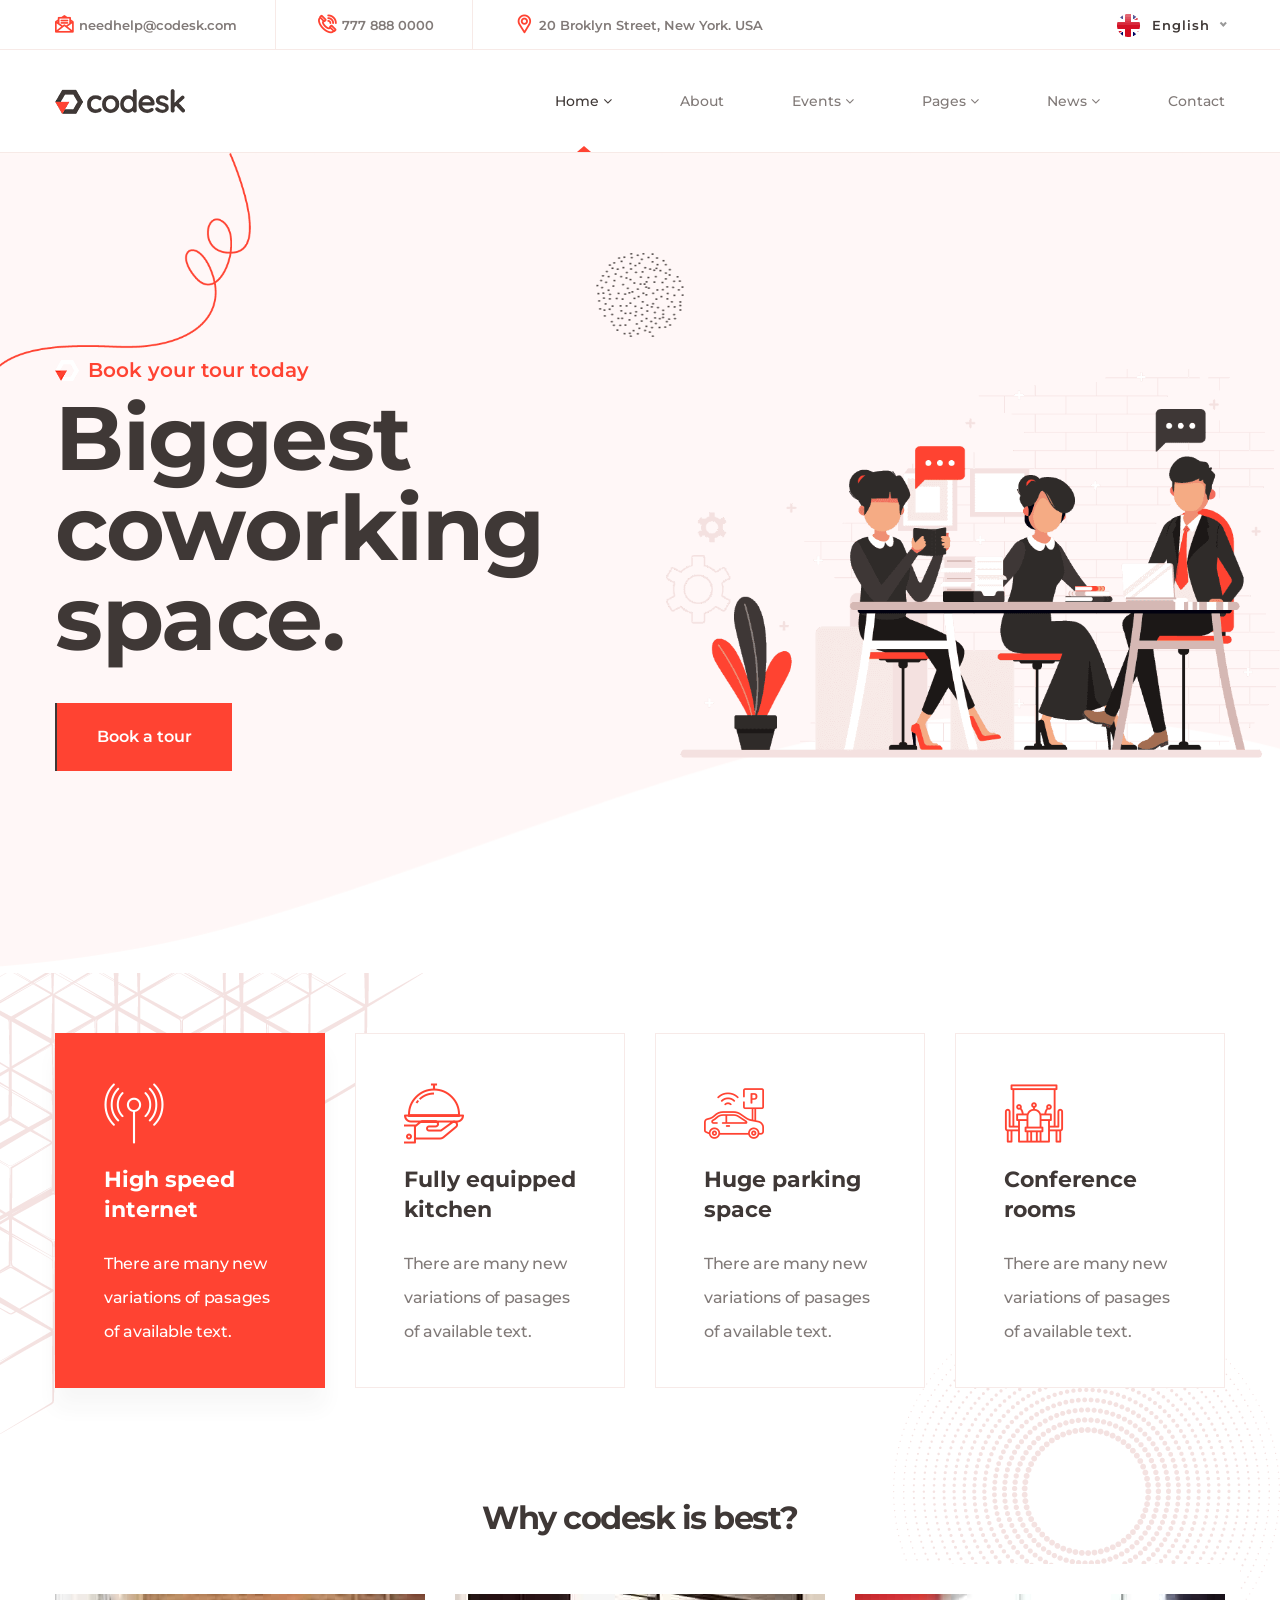
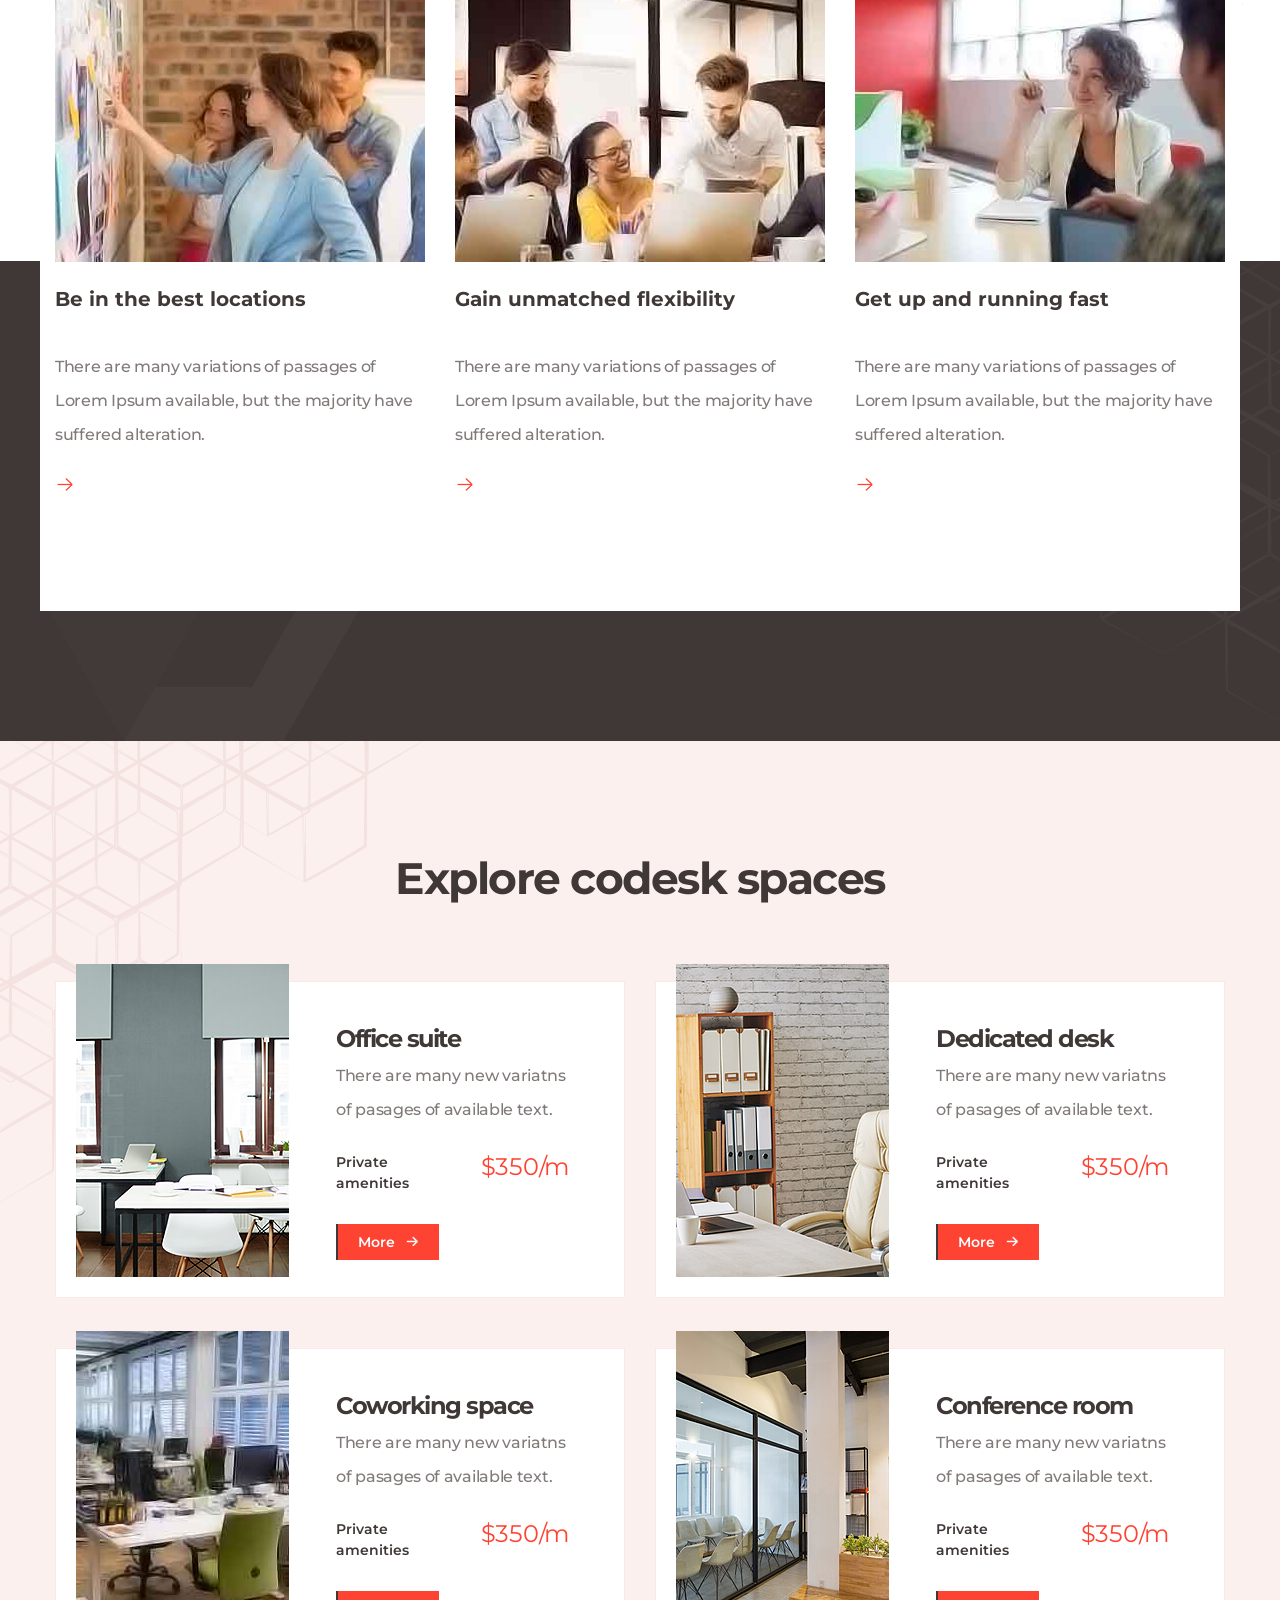
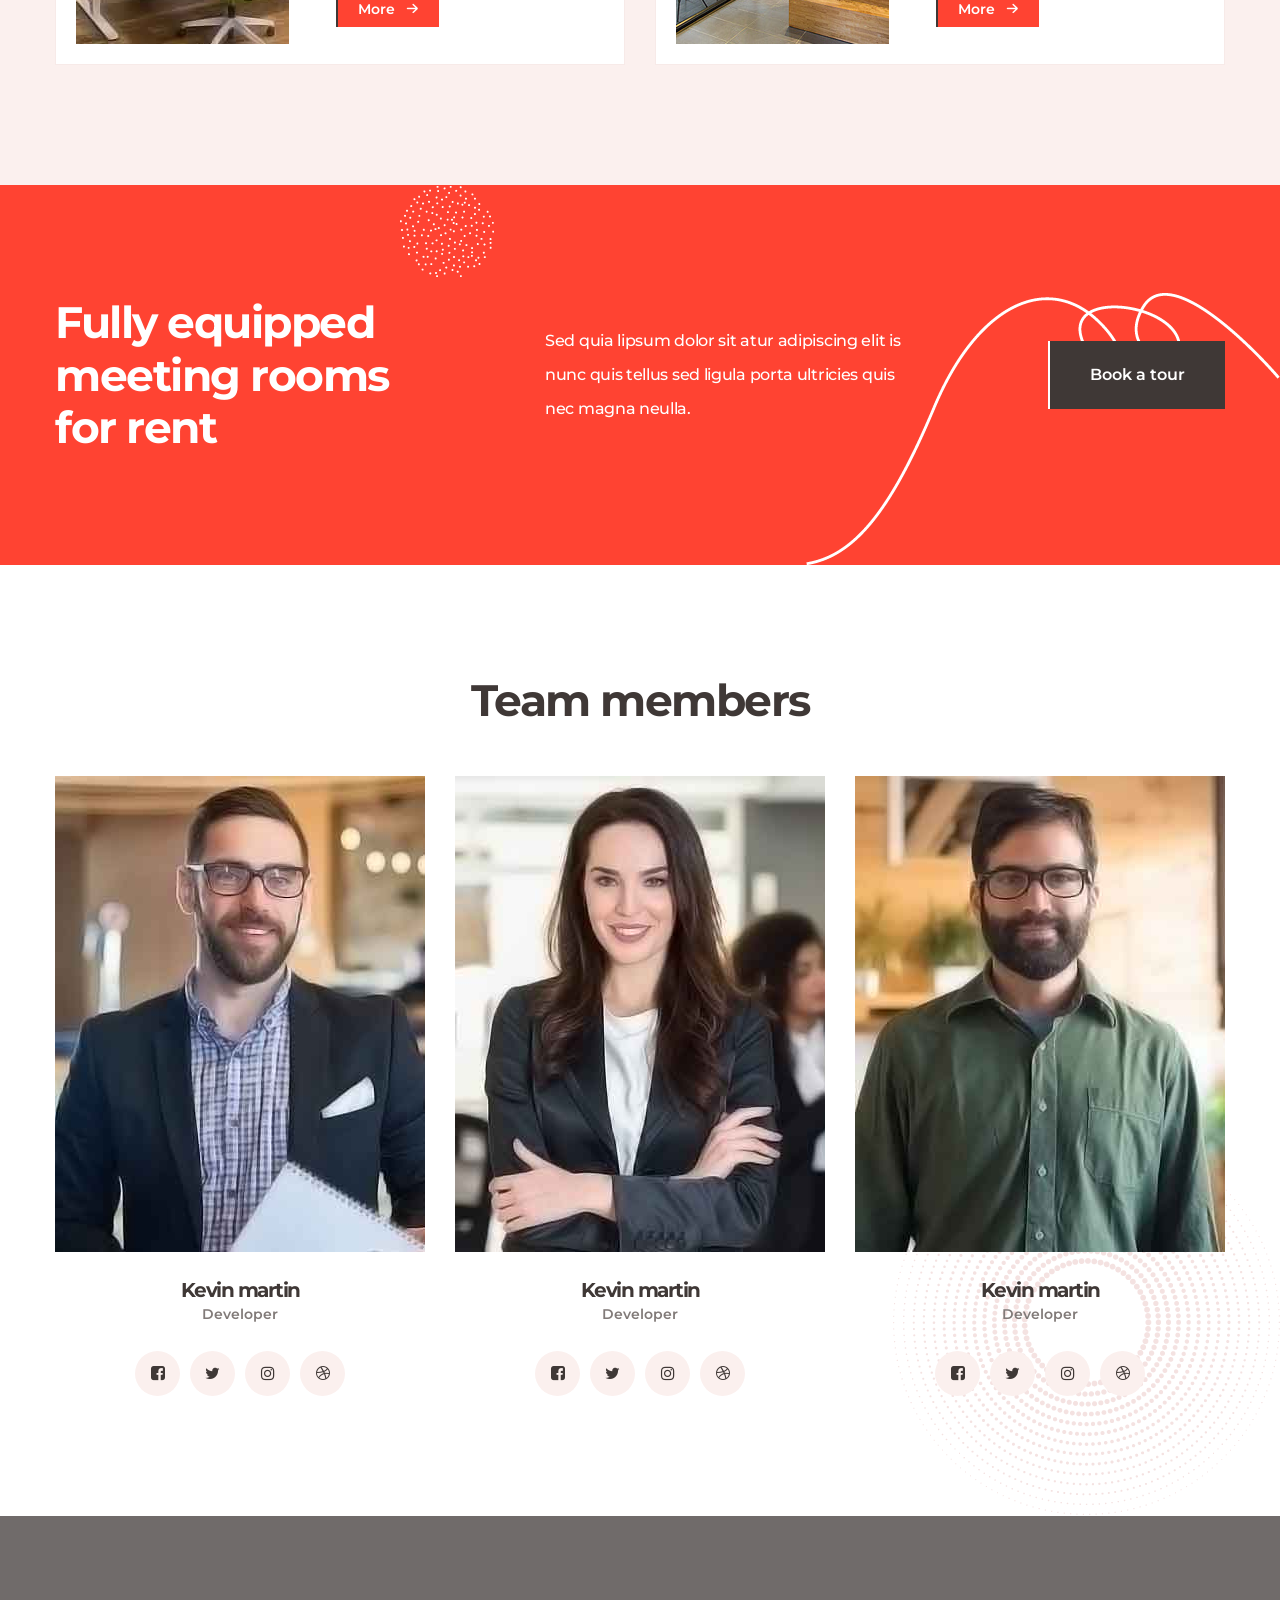
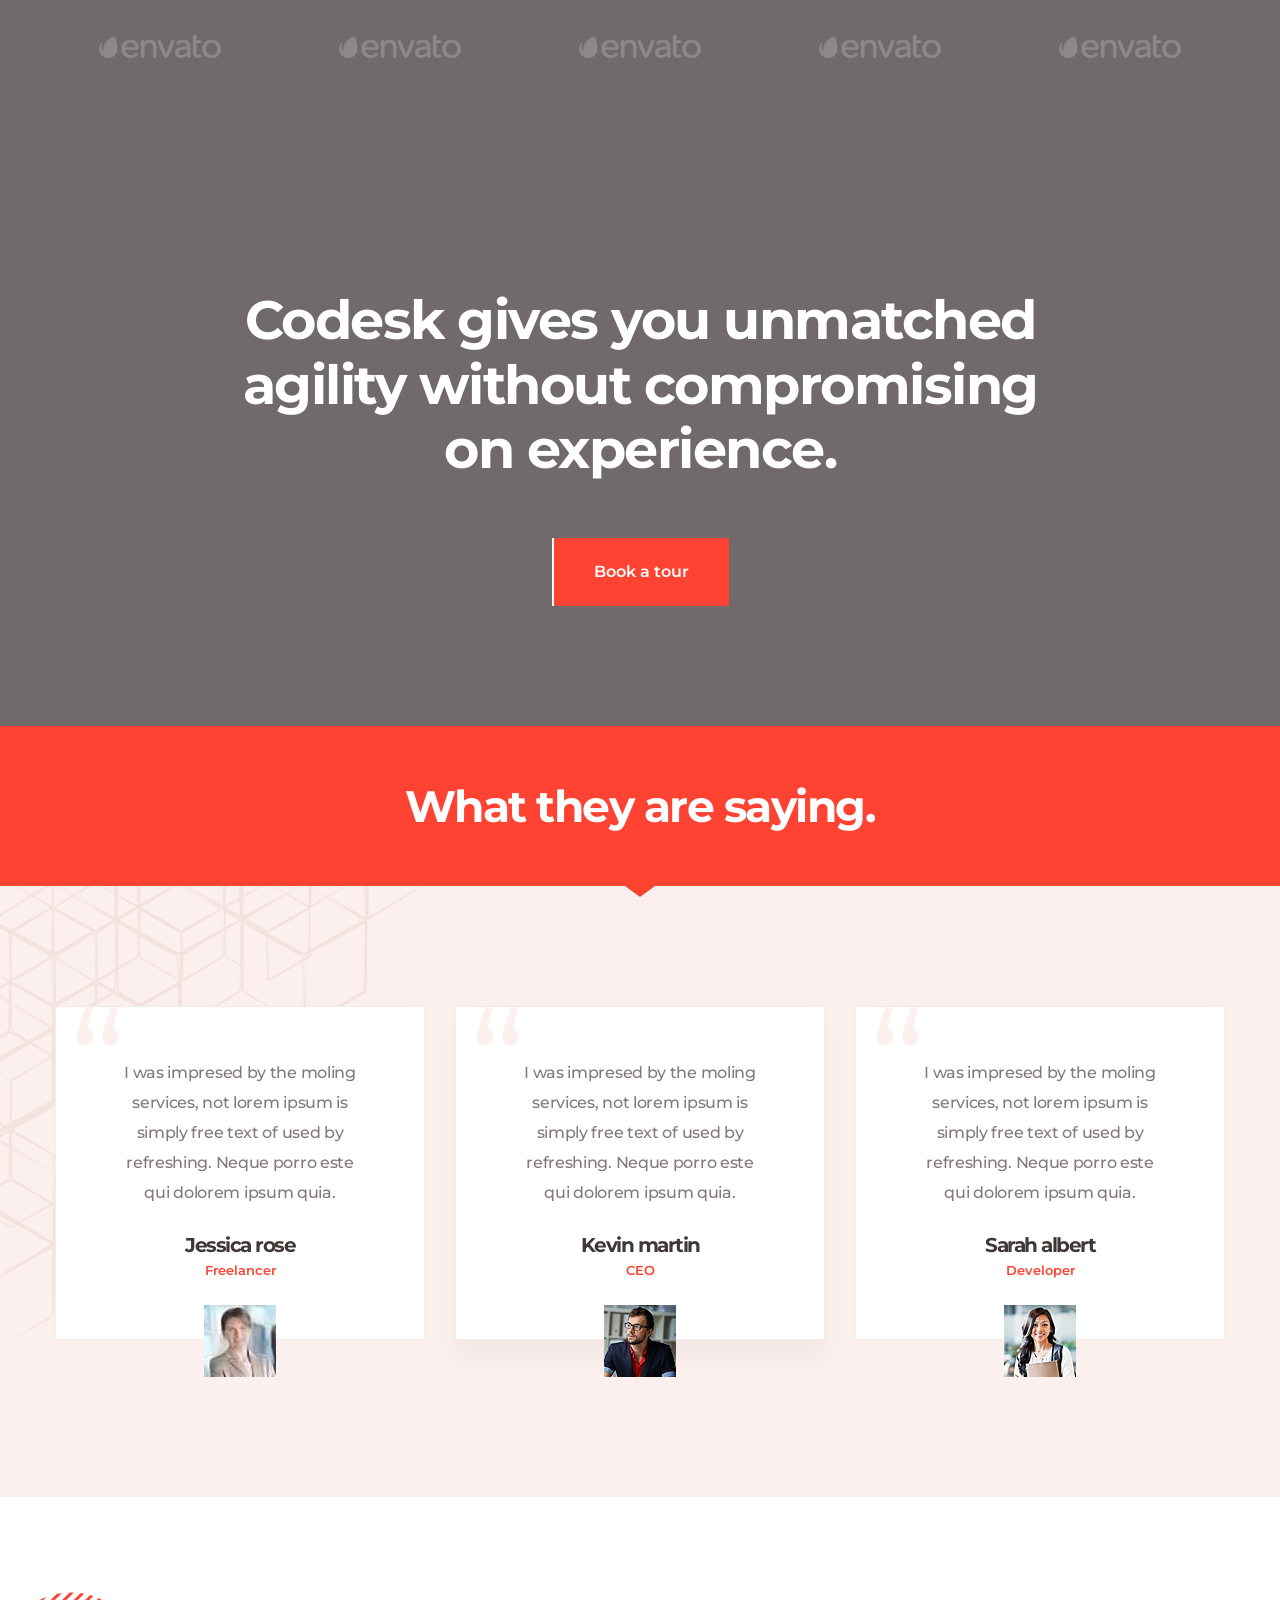
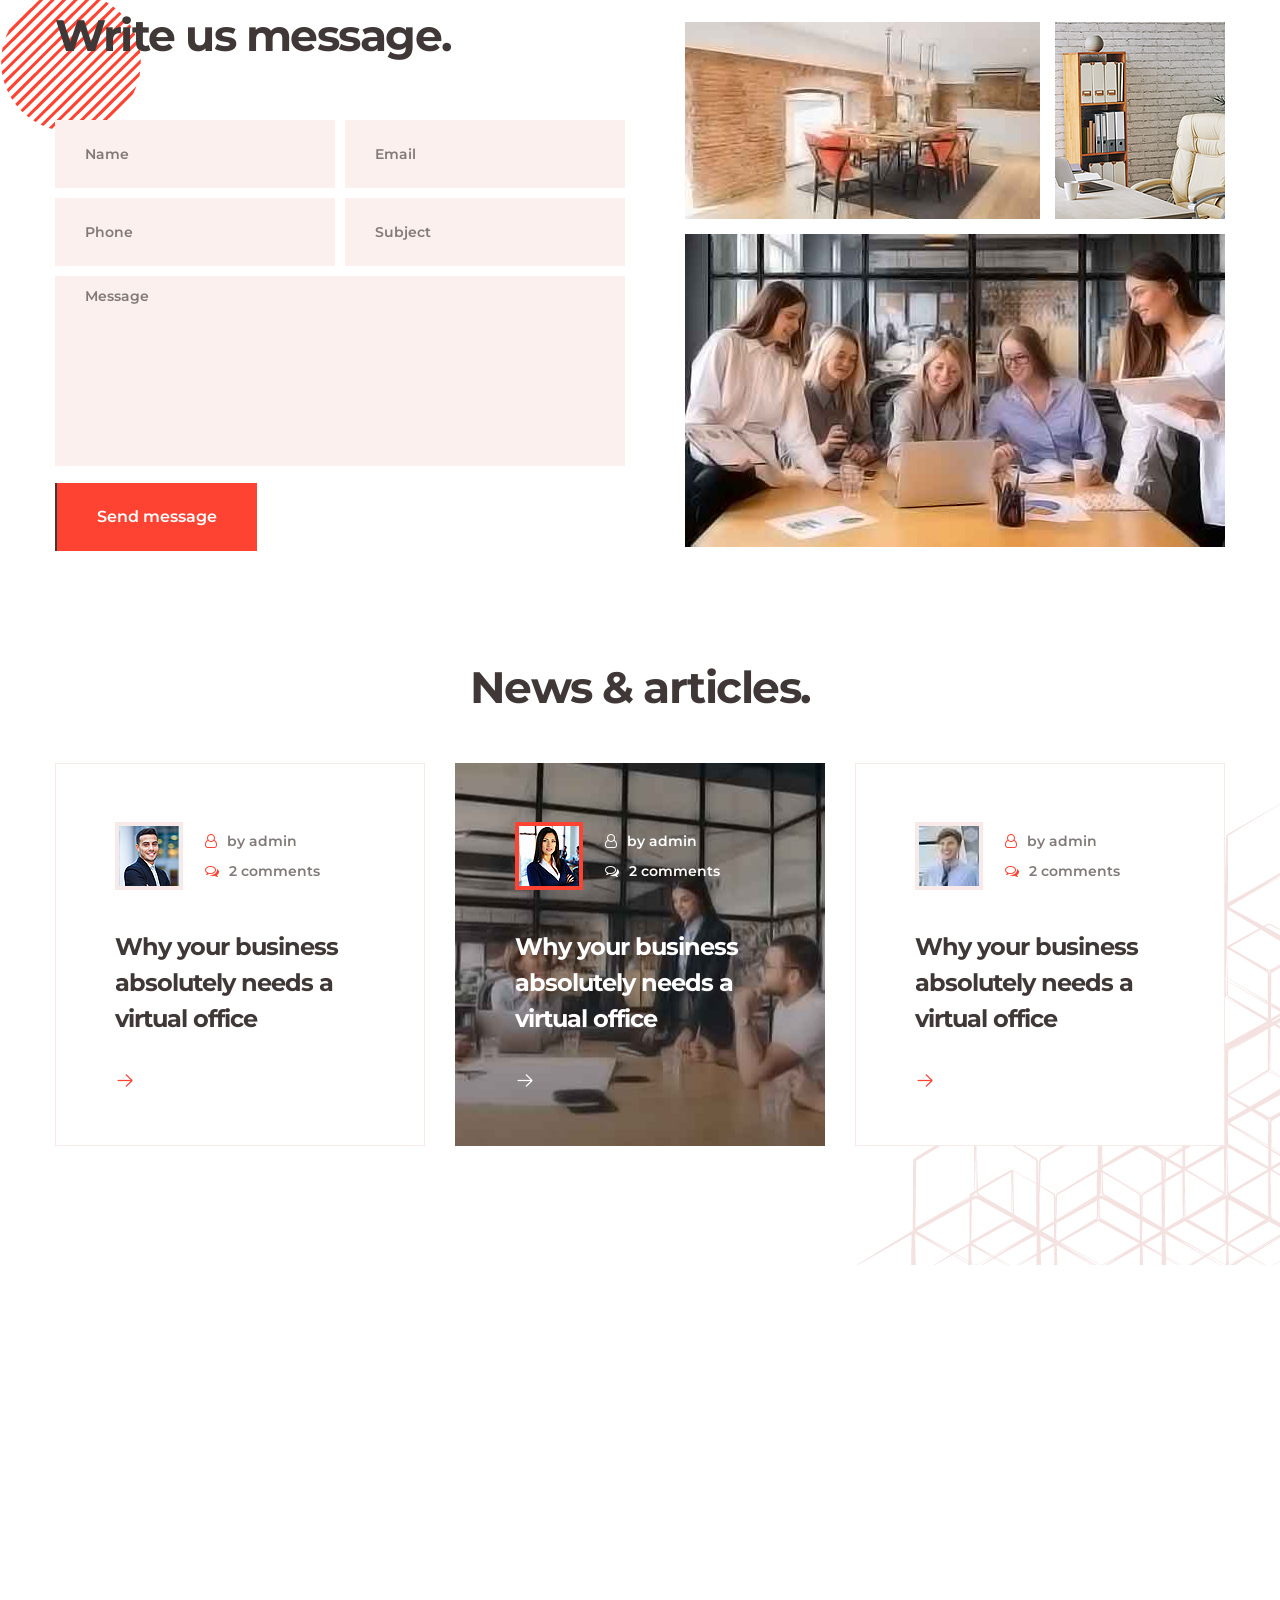
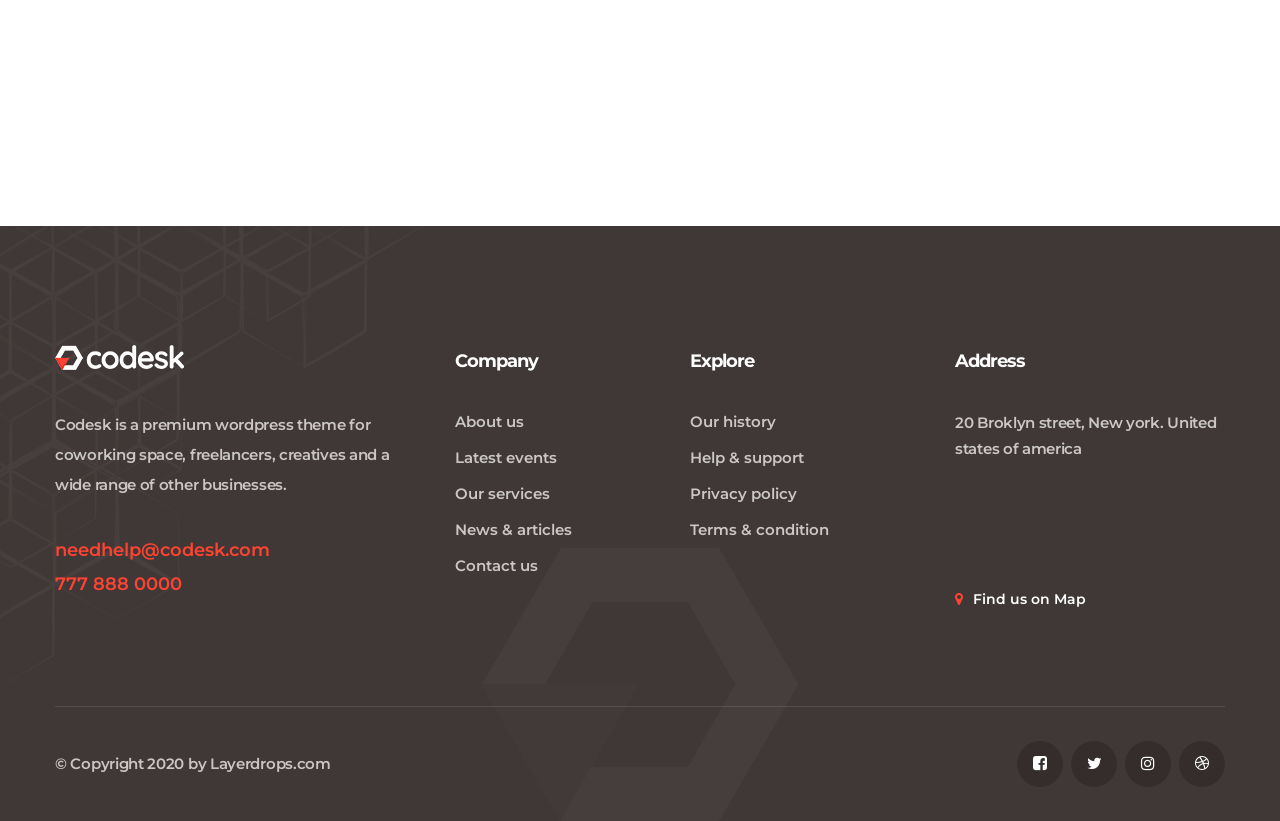
<file: companyHomePage/index-3.html>
<!doctype html>
<html lang="en">

<head>
   
    <!--====== Required meta tags ======-->
    <meta charset="utf-8">
    <meta http-equiv="x-ua-compatible" content="ie=edge">
    <meta name="description" content="">
    <meta name="viewport" content="width=device-width, initial-scale=1, shrink-to-fit=no">
    
    <!--====== Title ======-->
    <title>Codesk - Coworking Space HTML Template</title>
    
    <!--====== Favicon Icon ======-->
    <link rel="shortcut icon" href="assets/images/we-know-logo.png" type="image/png">

    <!--====== Bootstrap css ======-->
    <link rel="stylesheet" href="assets/css/bootstrap.min.css">
    
    <!--====== Fontawesome css ======-->
    <link rel="stylesheet" href="assets/css/font-awesome.min.css">
    
    <!--====== flaticon css ======-->
    <link rel="stylesheet" href="assets/css/flaticon.css">
    
    <!--====== nice select css ======-->
    <link rel="stylesheet" href="assets/css/nice-select.css">
    
    <!--====== animate css ======-->
    <link rel="stylesheet" href="assets/css/animate.min.css">
    
    <!--====== Magnific Popup css ======-->
    <link rel="stylesheet" href="assets/css/magnific-popup.css">
    
    <!--====== Slick css ======-->
    <link rel="stylesheet" href="assets/css/slick.css">
    
    <!--====== Default css ======-->
    <link rel="stylesheet" href="assets/css/default.css">
    
    <!--====== Style css ======-->
    <link rel="stylesheet" href="assets/css/style.css">
  
  
</head>

<body>

    <!-- PRELOADER -->
    <div class="preloader">
        <div class="lds-ellipsis">
            <span></span>
            <span></span>
            <span></span>
        </div>
    </div>
    <!-- END PRELOADER -->

    <!--====== OFFCANVAS MENU PART START ======-->

    <div class="off_canvars_overlay">
                
    </div>
    <div class="offcanvas_menu">
        <div class="container-fluid">
            <div class="row">
                <div class="col-12">
                    <div class="offcanvas_menu_wrapper">
                        <div class="canvas_close">
                            <a href="javascript:void(0)"><i class="fa fa-times"></i></a>  
                        </div>
                        <div class="offcanvas-social">
                            <ul class="text-center">
                                <li><a href="$"><i class="fa fa-facebook-square"></i></a></li>
                                <li><a href="$"><i class="fa fa-twitter"></i></a></li>
                                <li><a href="$"><i class="fa fa-instagram"></i></a></li>
                                <li><a href="$"><i class="fa fa-dribbble"></i></a></li>
                            </ul>
                        </div>
                        <div id="menu" class="text-left ">
                            <ul class="offcanvas_main_menu">
                                <li class="menu-item-has-children active">
                                    <a href="#">Home</a>
                                    <ul class="sub-menu">
                                        <li><a href="index.html">Home 1</a></li>
                                        <li><a href="index-2.html">Home 2</a></li>
                                        <li><a href="index-3.html">Home 3</a></li>
                                        <li class="menu-item-has-children">
                                            <a href="#">Header Versions</a>
                                            <ul class="sub-menu">
                                                <li><a href="index.html">Header Style 1</a></li>
                                                <li><a href="index-2.html">Header Style 2</a></li>
                                                <li><a href="index-3.html">Header Style 3</a></li>
                                            </ul>
                                        </li>
                                    </ul>
                                </li>
                                <li class="menu-item-has-children active">
                                    <a href="#">Pages</a>
                                    <ul class="sub-menu">
                                        <li><a href="about.html">About</a></li>
                                        <li><a href="our-team.html">Our Team</a></li>
                                        <li><a href="our-history.html">Our history</a></li>
                                        <li><a href="testimonials.html">testimonials</a></li>
                                    </ul>
                                </li>
                                <li class="menu-item-has-children active">
                                    <a href="#">Services</a>
                                    <ul class="sub-menu">
                                        <li><a href="services.html">Services</a></li>
                                        <li><a href="single-service.html">single service</a></li>
                                    </ul>
                                </li>
                                <li class="menu-item-has-children active">
                                    <a href="#">Recent Projects</a>
                                    <ul class="sub-menu">
                                        <li><a href="projects.html">Projects</a></li>
                                        <li><a href="single-project.html">single project</a></li>
                                    </ul>
                                </li>
                                <li class="menu-item-has-children active">
                                    <a href="#">Blog</a>
                                    <ul class="sub-menu">
                                        <li><a href="posts.html">posts</a></li>
                                        <li><a href="single-post.html">single post</a></li>
                                    </ul>
                                </li>
                                <li class="menu-item-has-children active">
                                    <a href="#">Contact</a>
                                </li>
                            </ul>
                        </div>
                        <div class="offcanvas_footer">
                            <span><a href="mailto:tanvirahmed8282@gmail.com"><i class="fa fa-envelope-o"></i> layerdrops@gmail.com</a></span>
                        </div>
                    </div>
                </div>
            </div>
        </div>
    </div>

    <!--====== OFFCANVAS MENU PART ENDS ======-->
   
    <!--====== HEADER PART START ======-->
    
    <header class="header-area header-2-area header-3-area">
        <div class="header-top-area header-top-3-area">
            <div class="container">
                <div class="row">
                    <div class="col-lg-12">
                        <div class="header-top">
                            <ul>
                                <li><a href="mailto:needhelp@codesk.com"><i class="flaticon-message"></i> needhelp@codesk.com</a></li>
                                <li><a href="tel:7778880000"><i class="flaticon-phone-call"></i> 777 888 0000</a></li>
                                <li><a href="#"><i class="flaticon-placeholder"></i> 20 Broklyn Street, New York. USA</a></li>
                            </ul>
                            <div class="dropdown d-none d-md-block">
                                <img src="assets/images/map.png" alt="">
                                <select>
                                    <option value="1">English</option>
                                    <option value="2">Bangla</option>
                                    <option value="3">urdu</option>
                                    <option value="4">Hindi</option>
                                </select>
                            </div>
                        </div>
                    </div>
                </div>
            </div>
        </div>
        <div class="main-header">
            <div class="container">
                <div class="row">
                    <div class="col-lg-12">
                        <div class="main-header-item d-flex d-lg-block justify-content-between align-items-center">
                            <div class="main-header-menus  d-flex justify-content-between">
                                <div class="header-logo">
                                    <a href="index.html"><img src="assets/images/logo.png" alt="logo"></a>
                                </div>
                                <div class="header-menu d-none d-lg-block">
                                    <ul>
                                        <li>
                                            <a class="active" href="#">Home <i class="fa fa-angle-down"></i></a>
                                            <ul class="sub-menu">
                                                <li><a href="index.html">Home 1</a></li>
                                                <li><a href="index-2.html">Home 2</a></li>
                                                <li><a href="index-3.html">Home 3</a></li>
                                                <li>
                                                    <a href="#">Header Versions</a>
                                                    <ul class="sub-menu">
                                                        <li><a href="index.html">Header Style 1</a></li>
                                                        <li><a href="index-2.html">Header Style 2</a></li>
                                                        <li><a href="index-3.html">Header Style 3</a></li>
                                                    </ul>
                                                </li>
                                            </ul>
                                        </li>
                                        <li>
                                            <a href="about.html">About</a>
                                        </li>
                                        <li>
                                            <a href="#">Events  <i class="fa fa-angle-down"></i></a>
                                            <ul class="sub-menu">
                                                <li><a href="events.html">Events</a></li>
                                                <li><a href="single-event.html">single event</a></li>
                                            </ul>
                                        </li>
                                        <li>
                                            <a href="#">Pages  <i class="fa fa-angle-down"></i></a>
                                            <ul class="sub-menu">
                                                <li><a href="team.html">team</a></li>
                                                <li><a href="pricing.html">pricing</a></li>
                                                <li><a href="book-a-tour.html">book a tour</a></li>
                                                <li><a href="gallery.html">gallery</a></li>
                                            </ul>
                                        </li>
                                        <li>
                                            <a href="#">News  <i class="fa fa-angle-down"></i></a>
                                            <ul class="sub-menu">
                                                <li><a href="news.html">news</a></li>
                                                <li><a href="single-news.html">single news</a></li>
                                            </ul>
                                        </li>
                                        <li><a href="contact.html">Contact</a></li>
                                    </ul>
                                </div>
                            </div>
                            <div class="header-social d-flex align-items-center">
                                <div class="toggle-btn ml-30 canvas_open d-lg-none d-block">
                                    <i class="fa fa-bars"></i>
                                </div>
                            </div>
                        </div>
                    </div>
                </div>
            </div>
        </div>
    </header>
    
    <!--====== HEADER PART ENDS ======-->

    <!--====== BANNER 3 PART START ======-->
    
    <div class="banner-slide-3">
        <div class="banner-3-area bg_cover d-flex align-items-center" style="background-image: url(assets/images/banner-base.png);">
            <div class="container">
                <div class="row">
                    <div class="col-lg-6">
                        <div class="banner-content">
                            <span data-animation="fadeInDown" data-delay=".5s"><img src="assets/images/banner-icon.png" alt="logo"> Book your tour today</span>
                            <h1 data-animation="fadeInLeft" data-delay="1.5s" class="title">Biggest coworking space.</h1>
                            <a data-animation="fadeInUp" data-delay=".5s" class="main-btn main-btn-2" href="book-a-tour.html">Book a tour</a>
                        </div>
                    </div>
                </div>
            </div>
            <div class="banner-line">
                <img src="assets/images/banner-line.png" alt="line">
            </div>
            <div class="banner-dot">
                <img src="assets/images/banner-dot.png" alt="line">
            </div>
            <div class="banner-thumb">
                <img src="assets/images/banner-thumb.png" alt="line">
            </div>
        </div>
        <div class="banner-3-area bg_cover d-flex align-items-center" style="background-image: url(assets/images/banner-base.png);">
            <div class="container">
                <div class="row">
                    <div class="col-lg-6">
                        <div class="banner-content">
                            <span data-animation="fadeInDown" data-delay=".5s"><img src="assets/images/banner-icon.png" alt="logo"> Book your tour today</span>
                            <h1 data-animation="fadeInLeft" data-delay="1.5s" class="title">Biggest coworking space.</h1>
                            <a data-animation="fadeInUp" data-delay=".5s" class="main-btn main-btn-2" href="book-a-tour.html">Book a tour</a>
                        </div>
                    </div>
                </div>
            </div>
            <div class="banner-line">
                <img src="assets/images/banner-line.png" alt="line">
            </div>
            <div class="banner-dot">
                <img src="assets/images/banner-dot.png" alt="line">
            </div>
            <div class="banner-thumb">
                <img src="assets/images/banner-thumb.png" alt="line">
            </div>
        </div>
    </div>
    
    <!--====== BANNER 3 PART ENDS ======-->

    <!--====== SERVICES BOX PART START ======-->
    
    <section class="services-box-area pt-30">
        <div class="container">
            <div class="row">
                <div class="col-lg-3 col-md-6 col-sm-6">
                    <div class="single-services mt-30 active">
                        <i class="flaticon-wifi"></i>
                        <a href="single-news.html"><h4 class="title">High speed internet</h4></a>
                        <p>There are many new variations of pasages of available text.</p>
                    </div>
                </div>
                <div class="col-lg-3 col-md-6 col-sm-6">
                    <div class="single-services mt-30">
                        <i class="flaticon-tray"></i>
                        <a href="single-news.html"><h4 class="title">Fully equipped kitchen</h4></a>
                        <p>There are many new variations of pasages of available text.</p>
                    </div>
                </div>
                <div class="col-lg-3 col-md-6 col-sm-6">
                    <div class="single-services mt-30">
                        <i class="flaticon-parking"></i>
                        <a href="single-news.html"><h4 class="title">Huge parking space</h4></a>
                        <p>There are many new variations of pasages of available text.</p>
                    </div>
                </div>
                <div class="col-lg-3 col-md-6 col-sm-6">
                    <div class="single-services mt-30">
                        <i class="flaticon-room"></i>
                        <a href="single-news.html"><h4 class="title">Conference  rooms</h4></a>
                        <p>There are many new variations of pasages of available text.</p>
                    </div>
                </div>
            </div>
        </div>
        <div class="services-pattern">
            <img src="assets/images/services-pattern.png" alt="">
        </div>
    </section>
    
    <!--====== SERVICES BOX PART ENDS ======-->

    <!--====== WHY CODESK PART START ======-->
    
    <section class="why-codesk-area">
        <div class="container position-relative">
            <div class="row">
                <div class="col-lg-12">
                    <div class="why-codesk-title text-center">
                        <h3 class="title">Why codesk is best?</h3>
                    </div>
                </div>
            </div>
            <div class="why-codesk-item-area">
                <div class="row justify-content-center">
                    <div class="col-lg-4 col-md-7 col-sm-8">
                        <div class="why-codesk-item mt-30 animated wow fadeInUp" data-wow-duration="1000ms" data-wow-delay="0ms">
                            <div class="why-codesk-thumb">
                                <img src="assets/images/why-codesk-1.jpg" alt="">
                            </div>
                            <div class="why-codesk-content">
                                <h3 class="title">Be in the best locations</h3>
                                <p>There are many variations of passages of Lorem Ipsum available, but the majority have suffered alteration.</p>
                                <a href="single-news.html"><i class="flaticon-right-arrow"></i></a>
                            </div>
                        </div>
                    </div>
                    <div class="col-lg-4 col-md-7 col-sm-8">
                        <div class="why-codesk-item mt-30 animated wow fadeInUp" data-wow-duration="1000ms" data-wow-delay="100ms">
                            <div class="why-codesk-thumb">
                                <img src="assets/images/why-codesk-2.jpg" alt="">
                            </div>
                            <div class="why-codesk-content">
                                <h3 class="title">Gain unmatched flexibility</h3>
                                <p>There are many variations of passages of Lorem Ipsum available, but the majority have suffered alteration.</p>
                                <a href="single-news.html"><i class="flaticon-right-arrow"></i></a>
                            </div>
                        </div>
                    </div>
                    <div class="col-lg-4 col-md-7 col-sm-8">
                        <div class="why-codesk-item mt-30 animated wow fadeInUp" data-wow-duration="1000ms" data-wow-delay="200ms">
                            <div class="why-codesk-thumb">
                                <img src="assets/images/why-codesk-3.jpg" alt="">
                            </div>
                            <div class="why-codesk-content">
                                <h3 class="title">Get up and running fast</h3>
                                <p>There are many variations of passages of Lorem Ipsum available, but the majority have suffered alteration.</p>
                                <a href="single-news.html"><i class="flaticon-right-arrow"></i></a>
                            </div>
                        </div>
                    </div>
                </div>
            </div>
        </div>
        <div class="why-codesk-shape-area">
            <div class="why-codesk-pattern">
                <img src="assets/images/why-codesk-pattern.png" alt="">
            </div>
            <div class="why-codesk-logo">
                <img src="assets/images/footer-logo.png" alt="">
            </div>
        </div>
        <div class="codesk-pattern">
            <img src="assets/images/services-dot.png" alt="">
        </div>
    </section>
    
    <!--====== WHY CODESK PART ENDS ======-->

    <!--====== EXPLORE CODESK PART START ======-->
    
    <section class="explore-codesk-area">
        <div class="container">
            <div class="row">
                <div class="col-lg-12">
                    <div class="explore-codesk-title text-center">
                        <h3 class="title">Explore codesk spaces</h3>
                    </div>
                </div>
            </div>
            <div class="row">
                <div class="col-lg-6">
                    <div class="explore-codesk-item mt-50">
                        <img src="assets/images/explore-1.jpg" alt="explore">
                        <h3 class="title">Office suite</h3>
                        <p>There are many new variatns of pasages of available text.</p>
                        <div class="item d-flex justify-content-between align-items-center">
                            <span>Private <br> amenities</span>
                            <p>$350/m</p>
                        </div>
                        <a class="main-btn main-btn-2" href="single-event.html">More <i class="flaticon-right-arrow"></i></a>
                    </div>
                </div>
                <div class="col-lg-6">
                    <div class="explore-codesk-item mt-50">
                        <img src="assets/images/explore-2.jpg" alt="explore">
                        <h3 class="title">Dedicated desk</h3>
                        <p>There are many new variatns of pasages of available text.</p>
                        <div class="item d-flex justify-content-between align-items-center">
                            <span>Private <br> amenities</span>
                            <p>$350/m</p>
                        </div>
                        <a class="main-btn main-btn-2" href="single-event.html">More <i class="flaticon-right-arrow"></i></a>
                    </div>
                </div>
                <div class="col-lg-6">
                    <div class="explore-codesk-item mt-50">
                        <img src="assets/images/explore-3.jpg" alt="explore">
                        <h3 class="title">Coworking space</h3>
                        <p>There are many new variatns of pasages of available text.</p>
                        <div class="item d-flex justify-content-between align-items-center">
                            <span>Private <br> amenities</span>
                            <p>$350/m</p>
                        </div>
                        <a class="main-btn main-btn-2" href="single-event.html">More <i class="flaticon-right-arrow"></i></a>
                    </div>
                </div>
                <div class="col-lg-6">
                    <div class="explore-codesk-item mt-50">
                        <img src="assets/images/explore-4.jpg" alt="explore">
                        <h3 class="title">Conference room</h3>
                        <p>There are many new variatns of pasages of available text.</p>
                        <div class="item d-flex justify-content-between align-items-center">
                            <span>Private <br> amenities</span>
                            <p>$350/m</p>
                        </div>
                        <a class="main-btn main-btn-2" href="single-event.html">More <i class="flaticon-right-arrow"></i></a>
                    </div>
                </div>
            </div>
        </div>
        <div class="explore-codesk-shape">
            <img src="assets/images/testimonial-pattern.png" alt="">
        </div>
    </section>
    
    <!--====== EXPLORE CODESK PART ENDS ======-->

    <!--====== CTA 2 PART START ======-->
    
    <section class="cta-2-area">
        <div class="container">
            <div class="row align-items-center">
                <div class="col-lg-4">
                    <div class="cta-content">
                        <h3 class="title">Fully equipped meeting rooms for rent</h3>
                    </div>
                </div>
                <div class="col-lg-5">
                    <div class="cta-content">
                        <p>Sed quia lipsum dolor sit atur adipiscing elit is nunc quis tellus sed ligula porta ultricies quis nec magna neulla.</p>
                    </div>
                </div>
                <div class="col-lg-3">
                    <div class="cta-content text-left text-lg-right">
                        <a class="main-btn" href="book-a-tour.html">Book a tour</a>
                    </div>
                </div>
            </div>
        </div>
        <div class="cta-dot">
            <img src="assets/images/cta-dot-2.png" alt="cta">
        </div>
        <div class="cta-dot-2">
            <img src="assets/images/cta-dot.png" alt="cta">
        </div>
    </section>
    
    <!--====== CTA 2 PART ENDS ======-->

    <!--====== TEAM PART START ======-->
    
    <section class="team-area">
        <div class="container">
            <div class="row">
                <div class="col-lg-12">
                    <div class="team-title text-center">
                        <h3 class="title">Team members</h3>
                    </div>
                </div>
            </div>
            <div class="row justify-content-center">
                <div class="col-lg-4 col-md-7 col-sm-8">
                    <div class="team-item mt-30 animated wow fadeInUp" data-wow-duration="1500ms" data-wow-delay="0ms">
                        <div class="team-thumb">
                            <img src="assets/images/team-1.jpg" alt="team">
                        </div>
                        <div class="team-content text-center">
                            <h4 class="title">Kevin martin</h4>
                            <span>Developer</span>
                            <ul>
                                <li><a href="#"><i class="fa fa-facebook-square"></i></a></li>
                                <li><a href="#"><i class="fa fa-twitter"></i></a></li>
                                <li><a href="#"><i class="fa fa-instagram"></i></a></li>
                                <li><a href="#"><i class="fa fa-dribbble"></i></a></li>
                            </ul>
                        </div>
                    </div>
                </div>
                <div class="col-lg-4 col-md-7 col-sm-8">
                    <div class="team-item mt-30 animated wow fadeInUp" data-wow-duration="1500ms" data-wow-delay="100ms">
                        <div class="team-thumb">
                            <img src="assets/images/team-2.jpg" alt="team">
                        </div>
                        <div class="team-content text-center">
                            <h4 class="title">Kevin martin</h4>
                            <span>Developer</span>
                            <ul>
                                <li><a href="#"><i class="fa fa-facebook-square"></i></a></li>
                                <li><a href="#"><i class="fa fa-twitter"></i></a></li>
                                <li><a href="#"><i class="fa fa-instagram"></i></a></li>
                                <li><a href="#"><i class="fa fa-dribbble"></i></a></li>
                            </ul>
                        </div>
                    </div>
                </div>
                <div class="col-lg-4 col-md-7 col-sm-8">
                    <div class="team-item mt-30 animated wow fadeInUp" data-wow-duration="1500ms" data-wow-delay="200ms">
                        <div class="team-thumb">
                            <img src="assets/images/team-3.jpg" alt="team">
                        </div>
                        <div class="team-content text-center">
                            <h4 class="title">Kevin martin</h4>
                            <span>Developer</span>
                            <ul>
                                <li><a href="#"><i class="fa fa-facebook-square"></i></a></li>
                                <li><a href="#"><i class="fa fa-twitter"></i></a></li>
                                <li><a href="#"><i class="fa fa-instagram"></i></a></li>
                                <li><a href="#"><i class="fa fa-dribbble"></i></a></li>
                            </ul>
                        </div>
                    </div>
                </div>
            </div>
        </div>
        <div class="team-pattern">
            <img src="assets/images/services-dot.png" alt="">
        </div>
    </section>
    
    <!--====== TEAM PART ENDS ======-->

    <!--====== BRAND PART START ======-->
    
    <section class="brand-area bg_cover" style="background-image: url(assets/images/play-bg.jpg);">
        <div class="container">
            <div class="brand-box">
                <div class="row barnd-active">
                    <div class="col-lg-3">
                        <div class="brand-item">
                            <a href="#"><img src="assets/images/brand-2.png" alt=""></a>
                        </div>
                    </div>
                    <div class="col-lg-3">
                        <div class="brand-item">
                            <a href="#"><img src="assets/images/brand-2.png" alt=""></a>
                        </div>
                    </div>
                    <div class="col-lg-3">
                        <div class="brand-item">
                            <a href="#"><img src="assets/images/brand-2.png" alt=""></a>
                        </div>
                    </div>
                    <div class="col-lg-3">
                        <div class="brand-item">
                            <a href="#"><img src="assets/images/brand-2.png" alt=""></a>
                        </div>
                    </div>
                    <div class="col-lg-3">
                        <div class="brand-item">
                            <a href="#"><img src="assets/images/brand-2.png" alt=""></a>
                        </div>
                    </div>
                    <div class="col-lg-3">
                        <div class="brand-item">
                            <a href="#"><img src="assets/images/brand-2.png" alt=""></a>
                        </div>
                    </div>
                </div>
            </div>
            <div class="row justify-content-center">
                <div class="col-lg-9">
                    <div class="brand-content text-center">
                        <h3 class="title">Codesk gives you unmatched agility without compromising on experience.</h3>
                        <a class="main-btn" href="book-a-tour.html">Book a tour</a>
                    </div>
                </div>
            </div>
        </div>
    </section>
    
    <!--====== BRAND PART ENDS ======-->

    <!--====== TESTIMONIAL PART START ======-->
    
    <div class="testimonial-title-area">
        <div class="container">
            <div class="row">
                <div class="col-lg-12">
                    <div class="testimonial-title text-center">
                        <h2 class="title">What they are saying.</h2>
                    </div>
                </div>
            </div>
        </div>
    </div>
    <section class="testimonial-area">
        <div class="container">
            <div class="row testimonial-active">
                <div class="col-lg-4">
                    <div class="testimonial-item text-center">
                        <p>I was impresed by the moling services, not lorem ipsum is simply free text of used by refreshing. Neque porro este qui dolorem ipsum quia.</p>
                        <h4 class="title">Jessica rose</h4>
                        <span>Freelancer</span>
                        <img src="assets/images/testimonial-1.jpg" alt="testimonial">
                        <div class="icon">
                            <img src="assets/images/quote-icon.png" alt="">
                        </div>
                    </div>
                </div>
                <div class="col-lg-4">
                    <div class="testimonial-item text-center">
                        <p>I was impresed by the moling services, not lorem ipsum is simply free text of used by refreshing. Neque porro este qui dolorem ipsum quia.</p>
                        <h4 class="title">Kevin martin</h4>
                        <span>CEO</span>
                        <img src="assets/images/testimonial-2.jpg" alt="testimonial">
                        <div class="icon">
                            <img src="assets/images/quote-icon.png" alt="">
                        </div>
                    </div>
                </div>
                <div class="col-lg-4">
                    <div class="testimonial-item text-center">
                        <p>I was impresed by the moling services, not lorem ipsum is simply free text of used by refreshing. Neque porro este qui dolorem ipsum quia.</p>
                        <h4 class="title">Sarah albert</h4>
                        <span>Developer</span>
                        <img src="assets/images/testimonial-3.jpg" alt="testimonial">
                        <div class="icon">
                            <img src="assets/images/quote-icon.png" alt="">
                        </div>
                    </div>
                </div>
                <div class="col-lg-4">
                    <div class="testimonial-item text-center">
                        <p>I was impresed by the moling services, not lorem ipsum is simply free text of used by refreshing. Neque porro este qui dolorem ipsum quia.</p>
                        <h4 class="title">Kevin martin</h4>
                        <span>CEO</span>
                        <img src="assets/images/testimonial-2.jpg" alt="testimonial">
                        <div class="icon">
                            <img src="assets/images/quote-icon.png" alt="">
                        </div>
                    </div>
                </div>
            </div>
        </div>
        <div class="testimonial-pattern">
            <img src="assets/images/testimonial-pattern.png" alt="">
        </div>
    </section>
    
    <!--====== TESTIMONIAL PART ENDS ======-->

    <!--====== WRITE MASSAGE PART START ======-->
    
    <section class="write-massage-area">
        <div class="container">
            <div class="row">
                <div class="col-lg-6">
                    <div class="write-massage-content">
                        <div class="write-massage-title">
                            <h3 class="title">Write us message.</h3>
                        </div>
                        <div class="write-massage-input">
                            <form action="#">
                                <div class="row">
                                    <div class="col-lg-6">
                                        <div class="input-box mt-10">
                                            <input type="text" placeholder="Name">
                                        </div>
                                    </div>
                                    <div class="col-lg-6">
                                        <div class="input-box mt-10">
                                            <input type="text" placeholder="Email">
                                        </div>
                                    </div>
                                    <div class="col-lg-6">
                                        <div class="input-box mt-10">
                                            <input type="text" placeholder="Phone">
                                        </div>
                                    </div>
                                    <div class="col-lg-6">
                                        <div class="input-box mt-10">
                                            <input type="text" placeholder="Subject">
                                        </div>
                                    </div>
                                    <div class="col-lg-12">
                                        <div class="input-box mt-10">
                                            <textarea name="#" id="#" cols="30" rows="10" placeholder="Message"></textarea>
                                            <button class="main-btn main-btn-2">Send message</button>
                                        </div>
                                    </div>
                                </div>
                            </form>
                        </div>
                    </div>
                </div>
                <div class="col-lg-6">
                    <div class="write-massage-images animated wow fadeInRight" data-wow-duration="1500ms" data-wow-delay="0ms">
                        <div class="thumb d-flex justify-content-between">
                            <div class="item-1">
                                <img src="assets/images/write-massage-1.jpg" alt="">
                            </div>
                            <div class="item-2">
                                <img src="assets/images/write-massage-2.jpg" alt="">
                            </div>
                        </div>
                        <div class="thumb mt-15">
                            <img src="assets/images/write-massage-3.jpg" alt="">
                        </div>
                    </div>
                </div>
            </div>
        </div>
        <div class="shape-pattern">
            <img src="assets/images/we-know-line.png" alt="">
        </div>
    </section>
    
    <!--====== WRITE MASSAGE PART ENDS ======-->

    <!--====== NEWS PART START ======-->
    
    <section class="news-area pb-120">
        <div class="container">
            <div class="row justify-content-center">
                <div class="col-lg-5">
                    <div class="news-title text-center">
                        <h3 class="title">News & articles.</h3>
                    </div>
                </div>
            </div>
            <div class="row justify-content-center">
                <div class="col-lg-4 col-md-7">
                    <div class="mt-30 animated wow fadeInUp" data-wow-duration="1000ms" data-wow-delay="0ms">
                        <div class="news-item bg_cover" style="background-image: url(assets/images/news-item-bg.jpg);">
                            <div class="item">
                                <img src="assets/images/news-user-1.jpg" alt="">
                                <ul>
                                    <li><i class="fa fa-user-o"></i> by admin</li>
                                    <li><i class="fa fa-comments-o"></i> 2 comments</li>
                                </ul>
                            </div>
                            <h3 class="title">Why your business absolutely needs a virtual office</h3>
                            <a href="single-news.html"><i class="flaticon-right-arrow"></i></a>
                        </div>
                    </div>
                </div>
                <div class="col-lg-4 col-md-7">
                    <div class="mt-30 animated wow fadeInUp" data-wow-duration="1000ms" data-wow-delay="100ms">
                        <div class="news-item active bg_cover" style="background-image: url(assets/images/news-item-bg.jpg);">
                            <div class="item">
                                <img src="assets/images/news-user-2.jpg" alt="">
                                <ul>
                                    <li><i class="fa fa-user-o"></i> by admin</li>
                                    <li><i class="fa fa-comments-o"></i> 2 comments</li>
                                </ul>
                            </div>
                            <h3 class="title">Why your business absolutely needs a virtual office</h3>
                            <a href="single-news.html"><i class="flaticon-right-arrow"></i></a>
                        </div>
                    </div>
                </div>
                <div class="col-lg-4 col-md-7">
                    <div class="mt-30 animated wow fadeInUp" data-wow-duration="1000ms" data-wow-delay="200ms">
                        <div class="news-item bg_cover" style="background-image: url(assets/images/news-item-bg.jpg);">
                            <div class="item">
                                <img src="assets/images/news-user-3.jpg" alt="">
                                <ul>
                                    <li><i class="fa fa-user-o"></i> by admin</li>
                                    <li><i class="fa fa-comments-o"></i> 2 comments</li>
                                </ul>
                            </div>
                            <h3 class="title">Why your business absolutely needs a virtual office</h3>
                            <a href="single-news.html"><i class="flaticon-right-arrow"></i></a>
                        </div>
                    </div>
                </div>
            </div>
        </div>
        <div class="shape-pattern">
            <img src="assets/images/shape-pattern.png" alt="">
        </div>
    </section>
    
    <!--====== NEWS PART ENDS ======-->

    <!--====== FOOTER PART START ======-->
    
    <div class="map-area">
        <iframe src="https://ditu.google.cn/maps/embed?pb=!1m10!1m8!1m3!1d14612.975409527537!2d90.497437!3d23.7029844!3m2!1i1024!2i768!4f13.1!5e0!3m2!1sen!2sbd!4v1590724346928!5m2!1sen!2sbd" width="600" height="450" style="border:0;" allowfullscreen="" aria-hidden="false" tabindex="0"></iframe>
    </div>
    <section class="footer-area">
        <div class="container">
            <div class="row">
                <div class="col-lg-4 col-md-6 col-sm-8">
                    <div class="footer-about mt-30">
                        <div class="logo">
                            <a href="#"><img src="assets/images/logo-2.png" alt="logo"></a>
                        </div>
                        <p>Codesk is a premium wordpress theme for coworking space, freelancers, creatives and a wide range of other businesses.</p>
                        <ul>
                            <li><a href="mailto:needhelp@codesk.com">needhelp@codesk.com</a></li>
                            <li><a href="tel:7778880000">777 888 0000</a></li>
                        </ul>
                    </div>
                </div>
                <div class="col-lg-2 col-md-6 col-sm-6">
                    <div class="footer-list mt-30">
                        <h4 class="title">Company</h4>
                        <ul>
                            <li><a href="#">About us</a></li>
                            <li><a href="#">Latest events</a></li>
                            <li><a href="#">Our services</a></li>
                            <li><a href="#">News & articles</a></li>
                            <li><a href="#">Contact us</a></li>
                        </ul>
                    </div>
                </div>
                <div class="col-lg-3 col-md-6 col-sm-6">
                    <div class="footer-list pl-35 mt-30">
                        <h4 class="title">Explore</h4>
                        <ul>
                            <li><a href="#">Our history</a></li>
                            <li><a href="#">Help & support</a></li>
                            <li><a href="#">Privacy policy</a></li>
                            <li><a href="#">Terms & condition</a></li>
                        </ul>
                    </div>
                </div>
                <div class="col-lg-3 col-md-6">
                    <div class="footer-address mt-30">
                        <h3 class="title">Address</h3>
                        <p>20 Broklyn street, New york. United states of america</p>
                        <iframe src="https://ditu.google.cn/maps/embed?pb=!1m14!1m12!1m3!1d14612.97540392891!2d90.497437!3d23.70298445!2m3!1f0!2f0!3f0!3m2!1i1024!2i768!4f13.1!5e0!3m2!1sen!2sbd!4v1590471441805!5m2!1sen!2sbd" width="600" height="450" style="border:0;" allowfullscreen="" aria-hidden="false" tabindex="0"></iframe>
                        <span><i class="fa fa-map-marker"></i> Find us on Map</span>
                    </div>
                </div>
            </div>
        </div>
        <div class="footer-copyright-area">
            <div class="container">
                <div class="row">
                    <div class="col-lg-12">
                        <div class="footer-copyright d-block d-md-flex justify-content-between align-items-center">
                            <p>© Copyright 2020 by Layerdrops.com</p>
                            <ul>
                                <li><a href="#"><i class="fa fa-facebook-square"></i></a></li>
                                <li><a href="#"><i class="fa fa-twitter"></i></a></li>
                                <li><a href="#"><i class="fa fa-instagram"></i></a></li>
                                <li><a href="#"><i class="fa fa-dribbble"></i></a></li>
                            </ul>
                        </div>
                    </div>
                </div>
            </div>
        </div>
        <div class="footer-pattern">
            <img src="assets/images/footer-pattern.png" alt="">
        </div>
        <div class="footer-logo">
            <img src="assets/images/footer-logo.png" alt="">
        </div>
    </section>
    
    <!--====== FOOTER PART ENDS ======-->
    
    <!--====== GO TO TOP PART START ======-->
    
    <div class="go-top-area">
        <div class="go-top-wrap">
            <div class="go-top-btn-wrap">
                <div class="go-top go-top-btn">
                    <i class="fa fa-angle-double-up"></i>
                    <i class="fa fa-angle-double-up"></i>
                </div>
            </div>
        </div>
    </div>
    
    <!--====== GO TO TOP PART ENDS ======-->
    
    

    
    <!--====== jquery js ======-->
    <script src="assets/js/vendor/modernizr-3.6.0.min.js"></script>
    <script src="assets/js/vendor/jquery-3.5.0.js"></script>

    <!--====== Bootstrap js ======-->
    <script src="assets/js/bootstrap.min.js"></script>
    <script src="assets/js/popper.min.js"></script>
    
    <!--====== Slick js ======-->
    <script src="assets/js/slick.min.js"></script>
    
    <!--====== odometer js ======-->
    <script src="assets/js/jquery.counterup.min.js"></script>
    <script src="assets/js/jquery.waypoints.min.js"></script>
    
    <!--====== wow js ======-->
    <script src="assets/js/wow.js"></script>
    
    <!--====== nice select js ======-->
    <script src="assets/js/jquery.nice-select.min.js"></script>
    
    <!--====== Magnific Popup js ======-->
    <script src="assets/js/jquery.magnific-popup.min.js"></script>
    
    <!--====== Main js ======-->
    <script src="assets/js/main.js"></script>

</body>

</html>
</file>
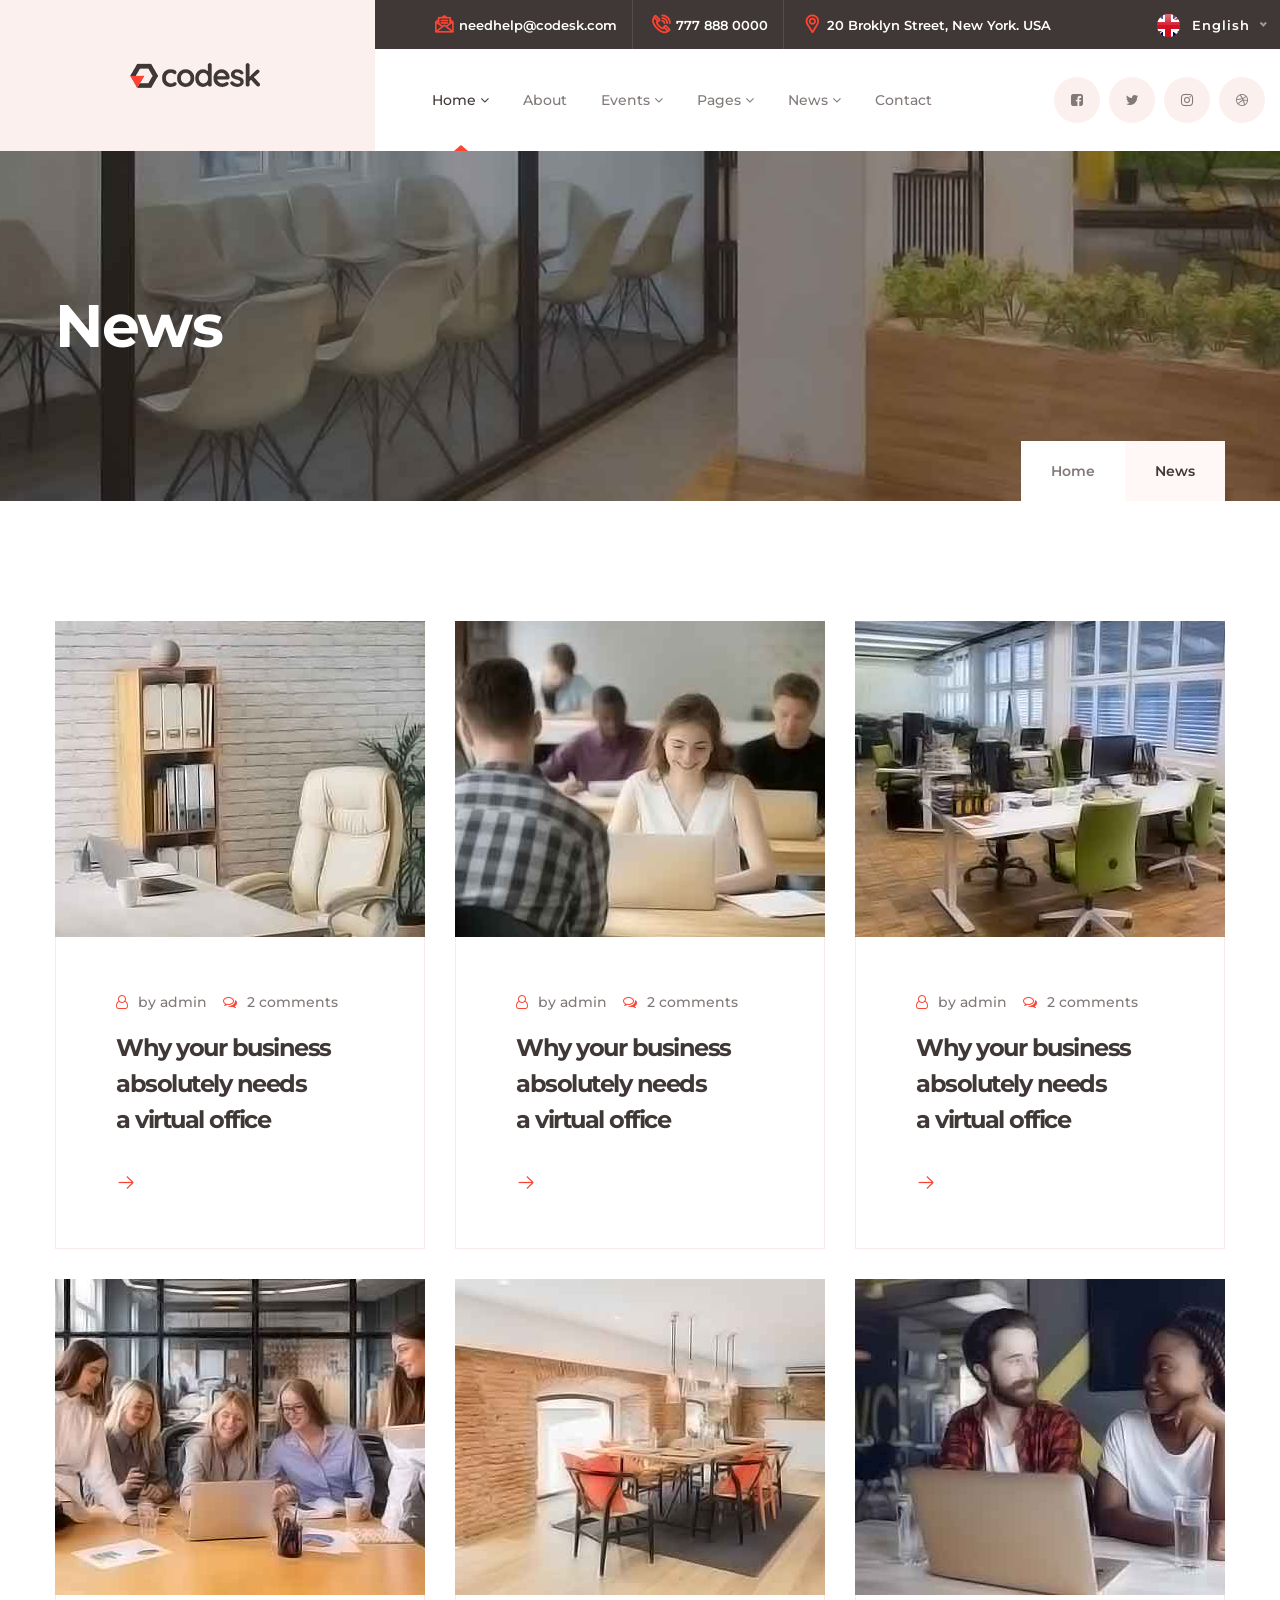
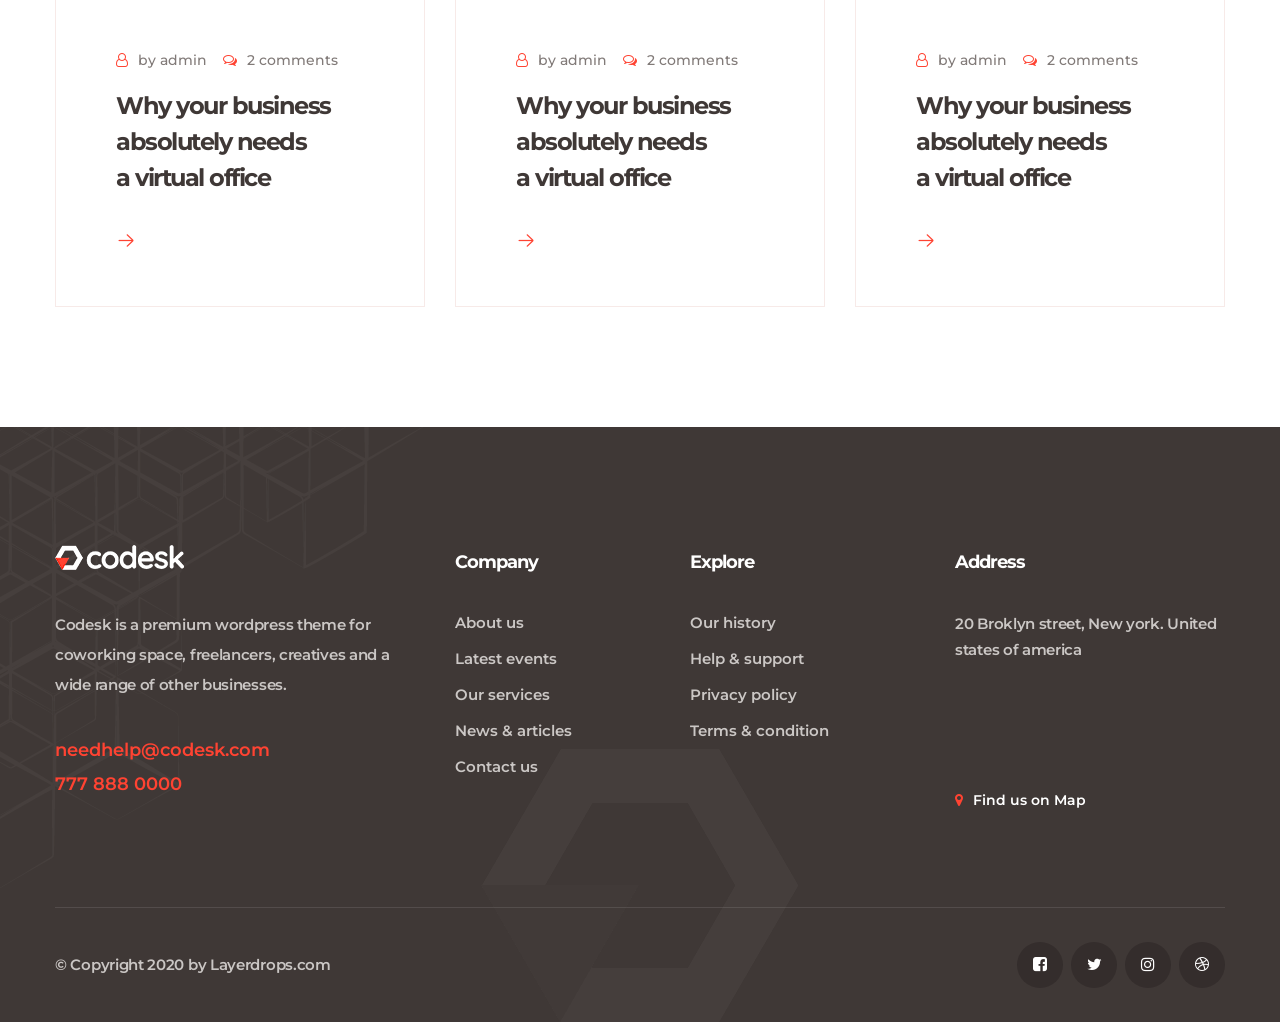
<file: companyHomePage/news.html>
<!doctype html>
<html lang="en">

<head>
   
    <!--====== Required meta tags ======-->
    <meta charset="utf-8">
    <meta http-equiv="x-ua-compatible" content="ie=edge">
    <meta name="description" content="">
    <meta name="viewport" content="width=device-width, initial-scale=1, shrink-to-fit=no">
    
    <!--====== Title ======-->
    <title>Codesk - Coworking Space HTML Template</title>
    
    <!--====== Favicon Icon ======-->
    <link rel="shortcut icon" href="assets/images/we-know-logo.png" type="image/png">

    <!--====== Bootstrap css ======-->
    <link rel="stylesheet" href="assets/css/bootstrap.min.css">
    
    <!--====== Fontawesome css ======-->
    <link rel="stylesheet" href="assets/css/font-awesome.min.css">
    
    <!--====== flaticon css ======-->
    <link rel="stylesheet" href="assets/css/flaticon.css">
    
    <!--====== nice select css ======-->
    <link rel="stylesheet" href="assets/css/nice-select.css">
    
    <!--====== animate css ======-->
    <link rel="stylesheet" href="assets/css/animate.min.css">
    
    <!--====== Magnific Popup css ======-->
    <link rel="stylesheet" href="assets/css/magnific-popup.css">
    
    <!--====== Slick css ======-->
    <link rel="stylesheet" href="assets/css/slick.css">
    
    <!--====== Default css ======-->
    <link rel="stylesheet" href="assets/css/default.css">
    
    <!--====== Style css ======-->
    <link rel="stylesheet" href="assets/css/style.css">
  
  
</head>

<body>

    <!-- PRELOADER -->
    <div class="preloader">
        <div class="lds-ellipsis">
            <span></span>
            <span></span>
            <span></span>
        </div>
    </div>
    <!-- END PRELOADER -->

    <!--====== OFFCANVAS MENU PART START ======-->

    <div class="off_canvars_overlay">
                
    </div>
    <div class="offcanvas_menu">
        <div class="container-fluid">
            <div class="row">
                <div class="col-12">
                    <div class="offcanvas_menu_wrapper">
                        <div class="canvas_close">
                            <a href="javascript:void(0)"><i class="fa fa-times"></i></a>  
                        </div>
                        <div class="offcanvas-social">
                            <ul class="text-center">
                                <li><a href="$"><i class="fa fa-facebook-square"></i></a></li>
                                <li><a href="$"><i class="fa fa-twitter"></i></a></li>
                                <li><a href="$"><i class="fa fa-instagram"></i></a></li>
                                <li><a href="$"><i class="fa fa-dribbble"></i></a></li>
                            </ul>
                        </div>
                        <div id="menu" class="text-left ">
                            <ul class="offcanvas_main_menu">
                                <li class="menu-item-has-children active">
                                    <a href="#">Home</a>
                                    <ul class="sub-menu">
                                        <li><a href="index.html">Home 1</a></li>
                                        <li><a href="index-2.html">Home 2</a></li>
                                        <li><a href="index-3.html">Home 3</a></li>
                                        <li class="menu-item-has-children">
                                            <a href="#">Header Versions</a>
                                            <ul class="sub-menu">
                                                <li><a href="index.html">Header Style 1r</a></li>
                                                <li><a href="index-2.html">Header Style 2</a></li>
                                                <li><a href="index-3.html">Header Style 3</a></li>
                                            </ul>
                                        </li>
                                    </ul>
                                </li>
                                <li class="menu-item-has-children active">
                                    <a href="#">Pages</a>
                                    <ul class="sub-menu">
                                        <li><a href="about.html">About</a></li>
                                        <li><a href="our-team.html">Our Team</a></li>
                                        <li><a href="our-history.html">Our history</a></li>
                                        <li><a href="testimonials.html">testimonials</a></li>
                                    </ul>
                                </li>
                                <li class="menu-item-has-children active">
                                    <a href="#">Services</a>
                                    <ul class="sub-menu">
                                        <li><a href="services.html">Services</a></li>
                                        <li><a href="single-service.html">single service</a></li>
                                    </ul>
                                </li>
                                <li class="menu-item-has-children active">
                                    <a href="#">Recent Projects</a>
                                    <ul class="sub-menu">
                                        <li><a href="projects.html">Projects</a></li>
                                        <li><a href="single-project.html">single project</a></li>
                                    </ul>
                                </li>
                                <li class="menu-item-has-children active">
                                    <a href="#">Blog</a>
                                    <ul class="sub-menu">
                                        <li><a href="posts.html">posts</a></li>
                                        <li><a href="single-post.html">single post</a></li>
                                    </ul>
                                </li>
                                <li class="menu-item-has-children active">
                                    <a href="#">Contact</a>
                                </li>
                            </ul>
                        </div>
                        <div class="offcanvas_footer">
                            <span><a href="mailto:tanvirahmed8282@gmail.com"><i class="fa fa-envelope-o"></i> layerdrops@gmail.com</a></span>
                        </div>
                    </div>
                </div>
            </div>
        </div>
    </div>

    <!--====== OFFCANVAS MENU PART ENDS ======-->
   
    <!--====== HEADER PART START ======-->
    
    <header class="header-area">
        <div class="header-top-area">
            <div class="container-fluid">
                <div class="row">
                    <div class="col-lg-12">
                        <div class="header-top">
                            <ul>
                                <li><a href="mailto:needhelp@codesk.com"><i class="flaticon-message"></i> needhelp@codesk.com</a></li>
                                <li><a href="tel:7778880000"><i class="flaticon-phone-call"></i> 777 888 0000</a></li>
                                <li><a href="#"><i class="flaticon-placeholder"></i> 20 Broklyn Street, New York. USA</a></li>
                            </ul>
                            <div class="dropdown d-none d-md-block">
                                <img src="assets/images/map.png" alt="">
                                <select>
                                    <option value="1">English</option>
                                    <option value="2">Bangla</option>
                                    <option value="3">urdu</option>
                                    <option value="4">Hindi</option>
                                </select>
                            </div>
                        </div>
                    </div>
                </div>
            </div>
        </div>
        <div class="main-header">
            <div class="container-fluid">
                <div class="row">
                    <div class="col-lg-12">
                        <div class="main-header-item d-flex justify-content-between align-items-center">
                            <div class="main-header-menus  d-flex">
                                <div class="header-logo">
                                    <a href="index.html"><img src="assets/images/logo.png" alt="logo"></a>
                                </div>
                                <div class="header-menu d-none d-lg-block">
                                    <ul>
                                        <li>
                                            <a class="active" href="#">Home <i class="fa fa-angle-down"></i></a>
                                            <ul class="sub-menu">
                                                <li><a href="index.html">Home 1</a></li>
                                                <li><a href="index-2.html">Home 2</a></li>
                                                <li><a href="index-3.html">Home 3</a></li>
                                                <li>
                                                    <a href="#">Header Versions</a>
                                                    <ul class="sub-menu">
                                                        <li><a href="index.html">Header Style 1</a></li>
                                                        <li><a href="index-2.html">Header Style 2</a></li>
                                                        <li><a href="index-3.html">Header Style 3</a></li>
                                                    </ul>
                                                </li>
                                            </ul>
                                        </li>
                                        <li>
                                            <a href="about.html">About</a>
                                        </li>
                                        <li>
                                            <a href="#">Events  <i class="fa fa-angle-down"></i></a>
                                            <ul class="sub-menu">
                                                <li><a href="events.html">Events</a></li>
                                                <li><a href="single-event.html">single event</a></li>
                                            </ul>
                                        </li>
                                        <li>
                                            <a href="#">Pages  <i class="fa fa-angle-down"></i></a>
                                            <ul class="sub-menu">
                                                <li><a href="team.html">team</a></li>
                                                <li><a href="pricing.html">pricing</a></li>
                                                <li><a href="book-a-tour.html">book a tour</a></li>
                                                <li><a href="gallery.html">gallery</a></li>
                                            </ul>
                                        </li>
                                        <li>
                                            <a href="#">News  <i class="fa fa-angle-down"></i></a>
                                            <ul class="sub-menu">
                                                <li><a href="news.html">news</a></li>
                                                <li><a href="single-news.html">single news</a></li>
                                            </ul>
                                        </li>
                                        <li><a href="contact.html">Contact</a></li>
                                    </ul>
                                </div>
                            </div>
                            <div class="header-social d-flex align-items-center">
                                <ul class="d-none d-lg-block">
                                    <li><a href="$"><i class="fa fa-facebook-square"></i></a></li>
                                    <li><a href="$"><i class="fa fa-twitter"></i></a></li>
                                    <li><a href="$"><i class="fa fa-instagram"></i></a></li>
                                    <li><a href="$"><i class="fa fa-dribbble"></i></a></li>
                                </ul>
                                <div class="toggle-btn ml-30 canvas_open d-lg-none d-block">
                                    <i class="fa fa-bars"></i>
                                </div>
                            </div>
                        </div>
                    </div>
                </div>
            </div>
        </div>
    </header>
    
    <!--====== HEADER PART ENDS ======-->

    <!--====== PAGE TITLE PART START ======-->

    <div class="page-title-area bg_cover" style="background-image: url(assets/images/page-title-bg.jpg);">
        <div class="container">
            <div class="row">
                <div class="col-lg-12">
                    <div class="page-title-content">
                        <h3 class="title">News</h3>
                        <nav aria-label="breadcrumb">
                            <ol class="breadcrumb">
                                <li class="breadcrumb-item"><a href="index.html">Home</a></li>
                                <li class="breadcrumb-item active" aria-current="page">News</li>
                            </ol>
                        </nav>
                    </div>
                </div>
            </div>
        </div>
    </div>
    
    <!--====== PAGE TITLE PART ENDS ======-->

    <!--====== NEWS 2 PART START ======-->
    
    <section class="news-2-area news-page">
        <div class="container">
            <div class="row justify-content-center">
                <div class="col-lg-4 col-md-7 col-sm-9">
                    <div class="news-item mt-30">
                        <div class="news-thumb">
                            <img src="assets/images/news-1.jpg" alt="news">
                        </div>
                        <div class="news-content">
                            <ul>
                                <li><i class="fa fa-user-o"></i> by admin</li>
                                <li><i class="fa fa-comments-o"></i> 2 comments</li>
                            </ul>
                            <h3 class="title">Why your business absolutely needs <br> a virtual office</h3>
                            <a href="single-news.html"><i class="flaticon-right-arrow"></i></a>
                        </div>
                    </div>
                </div>
                <div class="col-lg-4 col-md-7 col-sm-9">
                    <div class="news-item mt-30">
                        <div class="news-thumb">
                            <img src="assets/images/news-2.jpg" alt="news">
                        </div>
                        <div class="news-content">
                            <ul>
                                <li><i class="fa fa-user-o"></i> by admin</li>
                                <li><i class="fa fa-comments-o"></i> 2 comments</li>
                            </ul>
                            <h3 class="title">Why your business absolutely needs <br> a virtual office</h3>
                            <a href="single-news.html"><i class="flaticon-right-arrow"></i></a>
                        </div>
                    </div>
                </div>
                <div class="col-lg-4 col-md-7 col-sm-9">
                    <div class="news-item mt-30">
                        <div class="news-thumb">
                            <img src="assets/images/news-3.jpg" alt="news">
                        </div>
                        <div class="news-content">
                            <ul>
                                <li><i class="fa fa-user-o"></i> by admin</li>
                                <li><i class="fa fa-comments-o"></i> 2 comments</li>
                            </ul>
                            <h3 class="title">Why your business absolutely needs <br> a virtual office</h3>
                            <a href="single-news.html"><i class="flaticon-right-arrow"></i></a>
                        </div>
                    </div>
                </div>
                <div class="col-lg-4 col-md-7 col-sm-9">
                    <div class="news-item mt-30">
                        <div class="news-thumb">
                            <img src="assets/images/news-4.jpg" alt="news">
                        </div>
                        <div class="news-content">
                            <ul>
                                <li><i class="fa fa-user-o"></i> by admin</li>
                                <li><i class="fa fa-comments-o"></i> 2 comments</li>
                            </ul>
                            <h3 class="title">Why your business absolutely needs <br> a virtual office</h3>
                            <a href="single-news.html"><i class="flaticon-right-arrow"></i></a>
                        </div>
                    </div>
                </div>
                <div class="col-lg-4 col-md-7 col-sm-9">
                    <div class="news-item mt-30">
                        <div class="news-thumb">
                            <img src="assets/images/news-5.jpg" alt="news">
                        </div>
                        <div class="news-content">
                            <ul>
                                <li><i class="fa fa-user-o"></i> by admin</li>
                                <li><i class="fa fa-comments-o"></i> 2 comments</li>
                            </ul>
                            <h3 class="title">Why your business absolutely needs <br> a virtual office</h3>
                            <a href="single-news.html"><i class="flaticon-right-arrow"></i></a>
                        </div>
                    </div>
                </div>
                <div class="col-lg-4 col-md-7 col-sm-9">
                    <div class="news-item mt-30">
                        <div class="news-thumb">
                            <img src="assets/images/news-6.jpg" alt="news">
                        </div>
                        <div class="news-content">
                            <ul>
                                <li><i class="fa fa-user-o"></i> by admin</li>
                                <li><i class="fa fa-comments-o"></i> 2 comments</li>
                            </ul>
                            <h3 class="title">Why your business absolutely needs <br> a virtual office</h3>
                            <a href="single-news.html"><i class="flaticon-right-arrow"></i></a>
                        </div>
                    </div>
                </div>
            </div>
        </div>
    </section>
    
    <!--====== NEWS 2 PART ENDS ======-->

    <!--====== FOOTER PART START ======-->
    
    <section class="footer-area">
        <div class="container">
            <div class="row">
                <div class="col-lg-4 col-md-6 col-sm-8">
                    <div class="footer-about mt-30">
                        <div class="logo">
                            <a href="#"><img src="assets/images/logo-2.png" alt="logo"></a>
                        </div>
                        <p>Codesk is a premium wordpress theme for coworking space, freelancers, creatives and a wide range of other businesses.</p>
                        <ul>
                            <li><a href="mailto:needhelp@codesk.com">needhelp@codesk.com</a></li>
                            <li><a href="tel:7778880000">777 888 0000</a></li>
                        </ul>
                    </div>
                </div>
                <div class="col-lg-2 col-md-6 col-sm-6">
                    <div class="footer-list mt-30">
                        <h4 class="title">Company</h4>
                        <ul>
                            <li><a href="#">About us</a></li>
                            <li><a href="#">Latest events</a></li>
                            <li><a href="#">Our services</a></li>
                            <li><a href="#">News & articles</a></li>
                            <li><a href="#">Contact us</a></li>
                        </ul>
                    </div>
                </div>
                <div class="col-lg-3 col-md-6 col-sm-6">
                    <div class="footer-list pl-35 mt-30">
                        <h4 class="title">Explore</h4>
                        <ul>
                            <li><a href="#">Our history</a></li>
                            <li><a href="#">Help & support</a></li>
                            <li><a href="#">Privacy policy</a></li>
                            <li><a href="#">Terms & condition</a></li>
                        </ul>
                    </div>
                </div>
                <div class="col-lg-3 col-md-6">
                    <div class="footer-address mt-30">
                        <h3 class="title">Address</h3>
                        <p>20 Broklyn street, New york. United states of america</p>
                        <iframe src="https://ditu.google.cn/maps/embed?pb=!1m14!1m12!1m3!1d14612.97540392891!2d90.497437!3d23.70298445!2m3!1f0!2f0!3f0!3m2!1i1024!2i768!4f13.1!5e0!3m2!1sen!2sbd!4v1590471441805!5m2!1sen!2sbd" width="600" height="450" style="border:0;" allowfullscreen="" aria-hidden="false" tabindex="0"></iframe>
                        <span><i class="fa fa-map-marker"></i> Find us on Map</span>
                    </div>
                </div>
            </div>
        </div>
        <div class="footer-copyright-area">
            <div class="container">
                <div class="row">
                    <div class="col-lg-12">
                        <div class="footer-copyright d-block d-md-flex justify-content-between align-items-center">
                            <p>© Copyright 2020 by Layerdrops.com</p>
                            <ul>
                                <li><a href="#"><i class="fa fa-facebook-square"></i></a></li>
                                <li><a href="#"><i class="fa fa-twitter"></i></a></li>
                                <li><a href="#"><i class="fa fa-instagram"></i></a></li>
                                <li><a href="#"><i class="fa fa-dribbble"></i></a></li>
                            </ul>
                        </div>
                    </div>
                </div>
            </div>
        </div>
        <div class="footer-pattern">
            <img src="assets/images/footer-pattern.png" alt="">
        </div>
        <div class="footer-logo">
            <img src="assets/images/footer-logo.png" alt="">
        </div>
    </section>
    
    <!--====== FOOTER PART ENDS ======-->
    
    <!--====== GO TO TOP PART START ======-->
    
    <div class="go-top-area">
        <div class="go-top-wrap">
            <div class="go-top-btn-wrap">
                <div class="go-top go-top-btn">
                    <i class="fa fa-angle-double-up"></i>
                    <i class="fa fa-angle-double-up"></i>
                </div>
            </div>
        </div>
    </div>
    
    <!--====== GO TO TOP PART ENDS ======-->
    
    
    


    
    <!--====== jquery js ======-->
    <script src="assets/js/vendor/modernizr-3.6.0.min.js"></script>
    <script src="assets/js/vendor/jquery-3.5.0.js"></script>

    <!--====== Bootstrap js ======-->
    <script src="assets/js/bootstrap.min.js"></script>
    <script src="assets/js/popper.min.js"></script>
    
    <!--====== Slick js ======-->
    <script src="assets/js/slick.min.js"></script>
    
    <!--====== odometer js ======-->
    <script src="assets/js/jquery.counterup.min.js"></script>
    <script src="assets/js/jquery.waypoints.min.js"></script>
    
    <!--====== wow js ======-->
    <script src="assets/js/wow.js"></script>
    
    <!--====== nice select js ======-->
    <script src="assets/js/jquery.nice-select.min.js"></script>
    
    <!--====== Magnific Popup js ======-->
    <script src="assets/js/jquery.magnific-popup.min.js"></script>
    
    <!--====== Main js ======-->
    <script src="assets/js/main.js"></script>

</body>

</html>
</file>
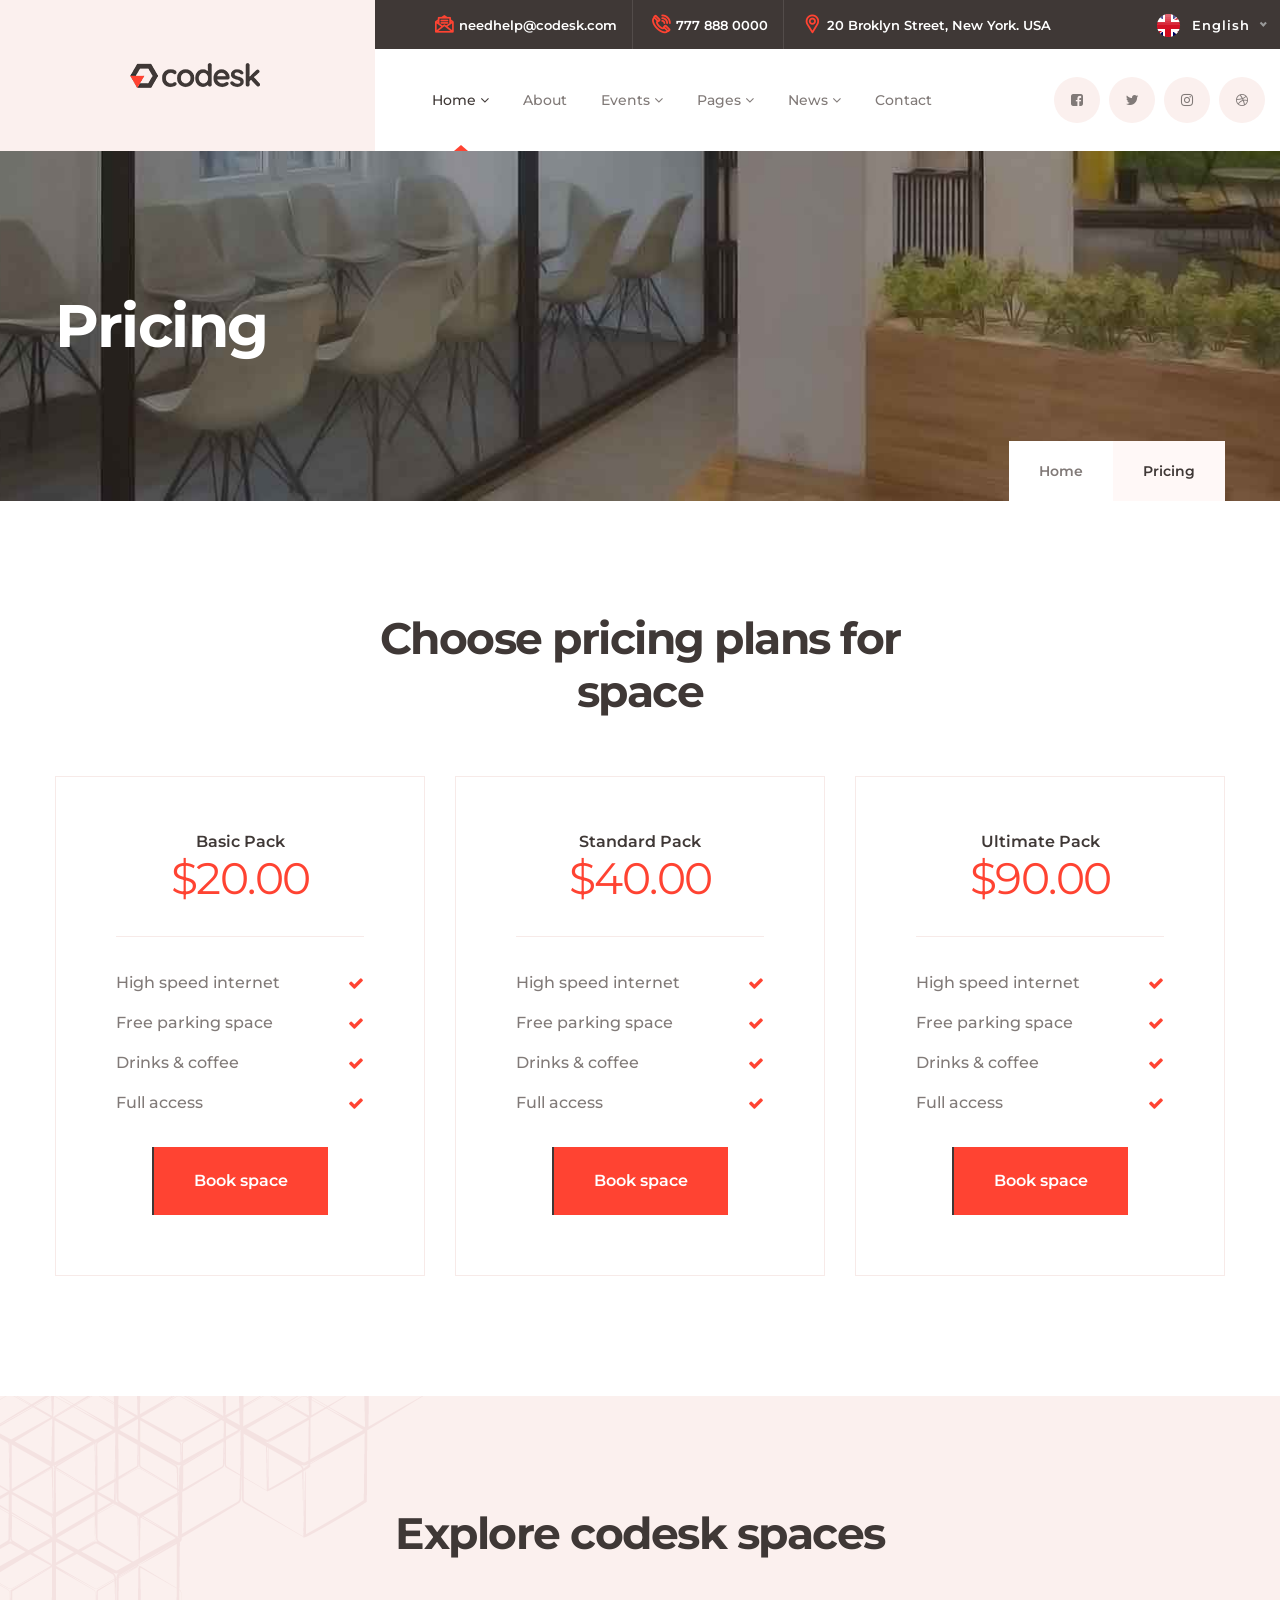
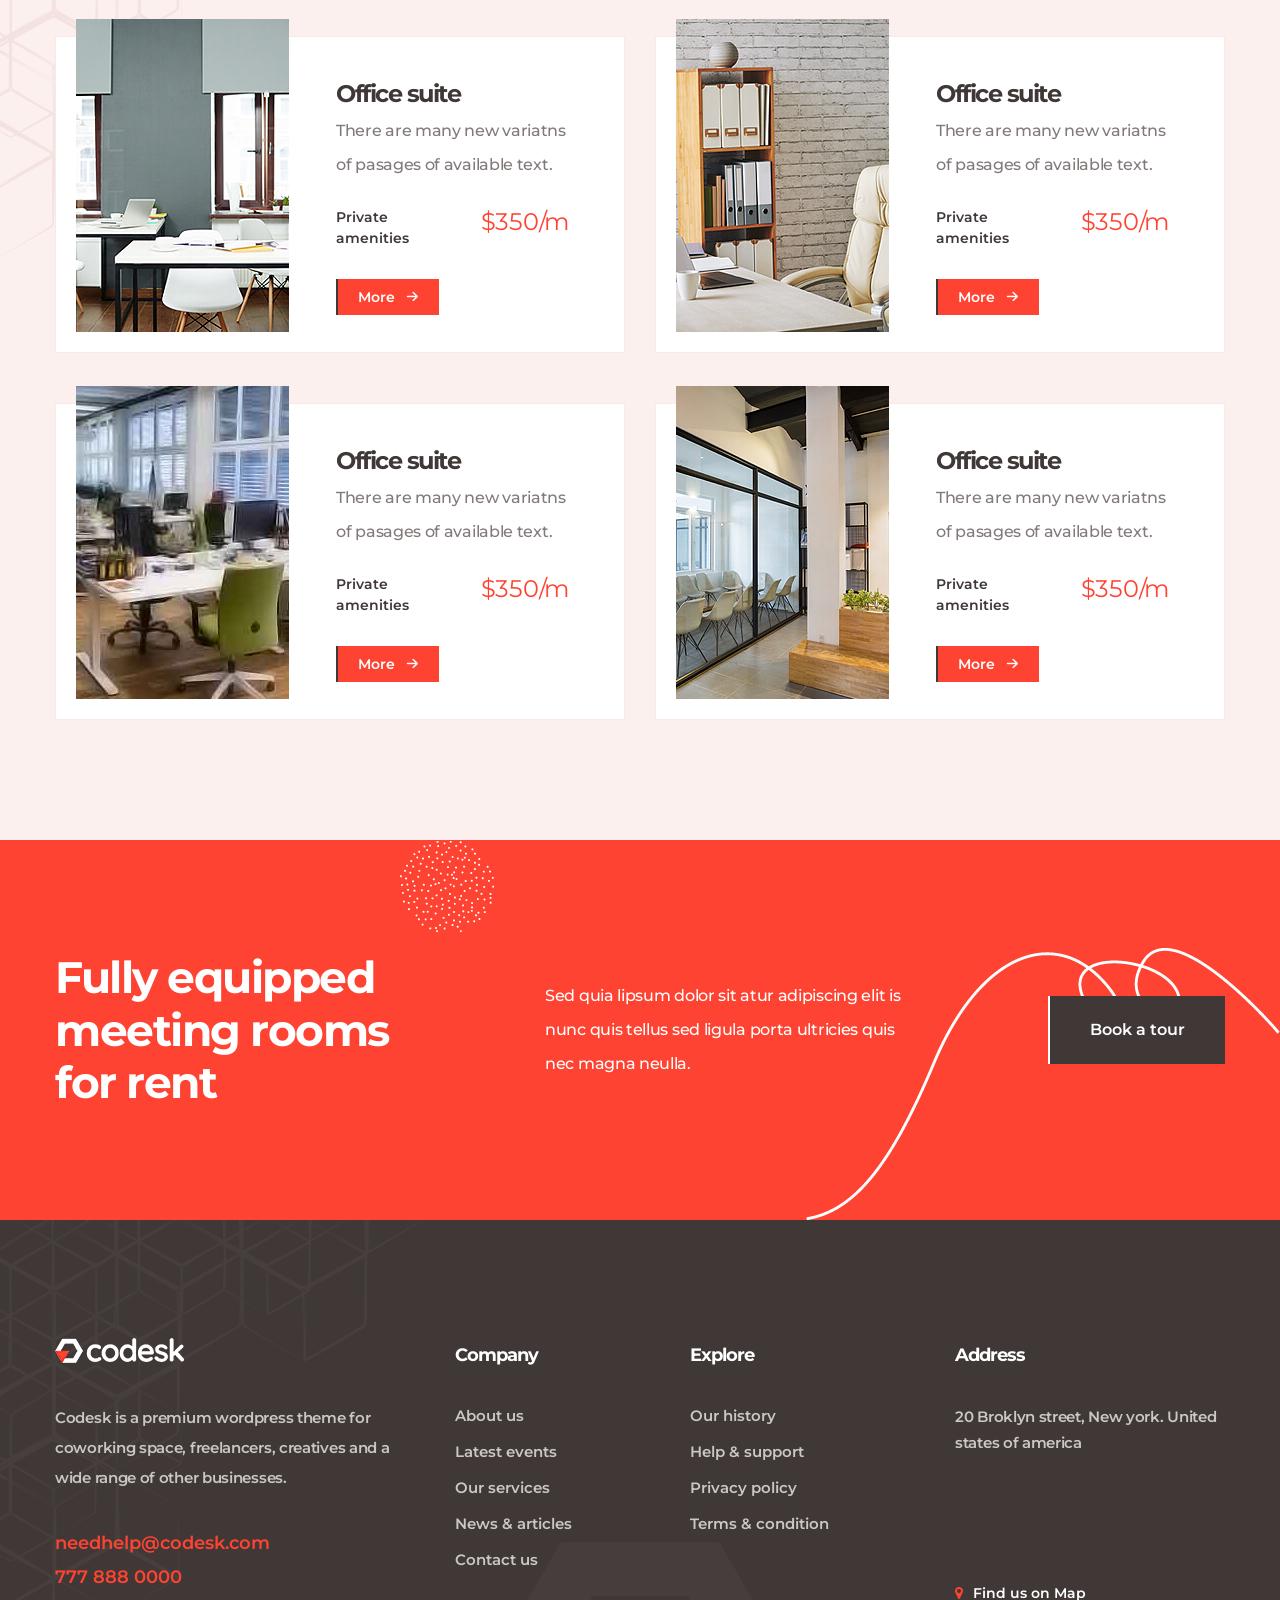
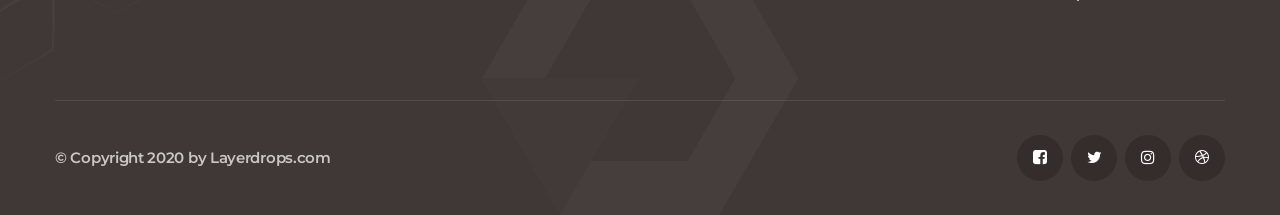
<file: companyHomePage/pricing.html>
<!doctype html>
<html lang="en">

<head>
   
    <!--====== Required meta tags ======-->
    <meta charset="utf-8">
    <meta http-equiv="x-ua-compatible" content="ie=edge">
    <meta name="description" content="">
    <meta name="viewport" content="width=device-width, initial-scale=1, shrink-to-fit=no">
    
    <!--====== Title ======-->
    <title>Codesk - Coworking Space HTML Template</title>
    
    <!--====== Favicon Icon ======-->
    <link rel="shortcut icon" href="assets/images/we-know-logo.png" type="image/png">

    <!--====== Bootstrap css ======-->
    <link rel="stylesheet" href="assets/css/bootstrap.min.css">
    
    <!--====== Fontawesome css ======-->
    <link rel="stylesheet" href="assets/css/font-awesome.min.css">
    
    <!--====== flaticon css ======-->
    <link rel="stylesheet" href="assets/css/flaticon.css">
    
    <!--====== nice select css ======-->
    <link rel="stylesheet" href="assets/css/nice-select.css">
    
    <!--====== animate css ======-->
    <link rel="stylesheet" href="assets/css/animate.min.css">
    
    <!--====== Magnific Popup css ======-->
    <link rel="stylesheet" href="assets/css/magnific-popup.css">
    
    <!--====== Slick css ======-->
    <link rel="stylesheet" href="assets/css/slick.css">
    
    <!--====== Default css ======-->
    <link rel="stylesheet" href="assets/css/default.css">
    
    <!--====== Style css ======-->
    <link rel="stylesheet" href="assets/css/style.css">
  
  
</head>

<body>

    <!-- PRELOADER -->
    <div class="preloader">
        <div class="lds-ellipsis">
            <span></span>
            <span></span>
            <span></span>
        </div>
    </div>
    <!-- END PRELOADER -->

    <!--====== OFFCANVAS MENU PART START ======-->

    <div class="off_canvars_overlay">
                
    </div>
    <div class="offcanvas_menu">
        <div class="container-fluid">
            <div class="row">
                <div class="col-12">
                    <div class="offcanvas_menu_wrapper">
                        <div class="canvas_close">
                            <a href="javascript:void(0)"><i class="fa fa-times"></i></a>  
                        </div>
                        <div class="offcanvas-social">
                            <ul class="text-center">
                                <li><a href="$"><i class="fa fa-facebook-square"></i></a></li>
                                <li><a href="$"><i class="fa fa-twitter"></i></a></li>
                                <li><a href="$"><i class="fa fa-instagram"></i></a></li>
                                <li><a href="$"><i class="fa fa-dribbble"></i></a></li>
                            </ul>
                        </div>
                        <div id="menu" class="text-left ">
                            <ul class="offcanvas_main_menu">
                                <li class="menu-item-has-children active">
                                    <a href="#">Home</a>
                                    <ul class="sub-menu">
                                        <li><a href="index.html">Home 1</a></li>
                                        <li><a href="index-2.html">Home 2</a></li>
                                        <li><a href="index-3.html">Home 3</a></li>
                                        <li class="menu-item-has-children">
                                            <a href="#">Header Versions</a>
                                            <ul class="sub-menu">
                                                <li><a href="index.html">Header Style 1r</a></li>
                                                <li><a href="index-2.html">Header Style 2</a></li>
                                                <li><a href="index-3.html">Header Style 3</a></li>
                                            </ul>
                                        </li>
                                    </ul>
                                </li>
                                <li class="menu-item-has-children active">
                                    <a href="#">Pages</a>
                                    <ul class="sub-menu">
                                        <li><a href="about.html">About</a></li>
                                        <li><a href="our-team.html">Our Team</a></li>
                                        <li><a href="our-history.html">Our history</a></li>
                                        <li><a href="testimonials.html">testimonials</a></li>
                                    </ul>
                                </li>
                                <li class="menu-item-has-children active">
                                    <a href="#">Services</a>
                                    <ul class="sub-menu">
                                        <li><a href="services.html">Services</a></li>
                                        <li><a href="single-service.html">single service</a></li>
                                    </ul>
                                </li>
                                <li class="menu-item-has-children active">
                                    <a href="#">Recent Projects</a>
                                    <ul class="sub-menu">
                                        <li><a href="projects.html">Projects</a></li>
                                        <li><a href="single-project.html">single project</a></li>
                                    </ul>
                                </li>
                                <li class="menu-item-has-children active">
                                    <a href="#">Blog</a>
                                    <ul class="sub-menu">
                                        <li><a href="posts.html">posts</a></li>
                                        <li><a href="single-post.html">single post</a></li>
                                    </ul>
                                </li>
                                <li class="menu-item-has-children active">
                                    <a href="#">Contact</a>
                                </li>
                            </ul>
                        </div>
                        <div class="offcanvas_footer">
                            <span><a href="mailto:tanvirahmed8282@gmail.com"><i class="fa fa-envelope-o"></i> layerdrops@gmail.com</a></span>
                        </div>
                    </div>
                </div>
            </div>
        </div>
    </div>

    <!--====== OFFCANVAS MENU PART ENDS ======-->
   
    <!--====== HEADER PART START ======-->
    
    <header class="header-area">
        <div class="header-top-area">
            <div class="container-fluid">
                <div class="row">
                    <div class="col-lg-12">
                        <div class="header-top">
                            <ul>
                                <li><a href="mailto:needhelp@codesk.com"><i class="flaticon-message"></i> needhelp@codesk.com</a></li>
                                <li><a href="tel:7778880000"><i class="flaticon-phone-call"></i> 777 888 0000</a></li>
                                <li><a href="#"><i class="flaticon-placeholder"></i> 20 Broklyn Street, New York. USA</a></li>
                            </ul>
                            <div class="dropdown d-none d-md-block">
                                <img src="assets/images/map.png" alt="">
                                <select>
                                    <option value="1">English</option>
                                    <option value="2">Bangla</option>
                                    <option value="3">urdu</option>
                                    <option value="4">Hindi</option>
                                </select>
                            </div>
                        </div>
                    </div>
                </div>
            </div>
        </div>
        <div class="main-header">
            <div class="container-fluid">
                <div class="row">
                    <div class="col-lg-12">
                        <div class="main-header-item d-flex justify-content-between align-items-center">
                            <div class="main-header-menus  d-flex">
                                <div class="header-logo">
                                    <a href="index.html"><img src="assets/images/logo.png" alt="logo"></a>
                                </div>
                                <div class="header-menu d-none d-lg-block">
                                    <ul>
                                        <li>
                                            <a class="active" href="#">Home <i class="fa fa-angle-down"></i></a>
                                            <ul class="sub-menu">
                                                <li><a href="index.html">Home 1</a></li>
                                                <li><a href="index-2.html">Home 2</a></li>
                                                <li><a href="index-3.html">Home 3</a></li>
                                                <li>
                                                    <a href="#">Header Versions</a>
                                                    <ul class="sub-menu">
                                                        <li><a href="index.html">Header Style 1</a></li>
                                                        <li><a href="index-2.html">Header Style 2</a></li>
                                                        <li><a href="index-3.html">Header Style 3</a></li>
                                                    </ul>
                                                </li>
                                            </ul>
                                        </li>
                                        <li>
                                            <a href="about.html">About</a>
                                        </li>
                                        <li>
                                            <a href="#">Events  <i class="fa fa-angle-down"></i></a>
                                            <ul class="sub-menu">
                                                <li><a href="events.html">Events</a></li>
                                                <li><a href="single-event.html">single event</a></li>
                                            </ul>
                                        </li>
                                        <li>
                                            <a href="#">Pages  <i class="fa fa-angle-down"></i></a>
                                            <ul class="sub-menu">
                                                <li><a href="team.html">team</a></li>
                                                <li><a href="pricing.html">pricing</a></li>
                                                <li><a href="book-a-tour.html">book a tour</a></li>
                                                <li><a href="gallery.html">gallery</a></li>
                                            </ul>
                                        </li>
                                        <li>
                                            <a href="#">News  <i class="fa fa-angle-down"></i></a>
                                            <ul class="sub-menu">
                                                <li><a href="news.html">news</a></li>
                                                <li><a href="single-news.html">single news</a></li>
                                            </ul>
                                        </li>
                                        <li><a href="contact.html">Contact</a></li>
                                    </ul>
                                </div>
                            </div>
                            <div class="header-social d-flex align-items-center">
                                <ul class="d-none d-lg-block">
                                    <li><a href="$"><i class="fa fa-facebook-square"></i></a></li>
                                    <li><a href="$"><i class="fa fa-twitter"></i></a></li>
                                    <li><a href="$"><i class="fa fa-instagram"></i></a></li>
                                    <li><a href="$"><i class="fa fa-dribbble"></i></a></li>
                                </ul>
                                <div class="toggle-btn ml-30 canvas_open d-lg-none d-block">
                                    <i class="fa fa-bars"></i>
                                </div>
                            </div>
                        </div>
                    </div>
                </div>
            </div>
        </div>
    </header>
    
    <!--====== HEADER PART ENDS ======-->

    <!--====== PAGE TITLE PART START ======-->

    <div class="page-title-area bg_cover" style="background-image: url(assets/images/page-title-bg.jpg);">
        <div class="container">
            <div class="row">
                <div class="col-lg-12">
                    <div class="page-title-content">
                        <h3 class="title">Pricing</h3>
                        <nav aria-label="breadcrumb">
                            <ol class="breadcrumb">
                                <li class="breadcrumb-item"><a href="index.html">Home</a></li>
                                <li class="breadcrumb-item active" aria-current="page">Pricing</li>
                            </ol>
                        </nav>
                    </div>
                </div>
            </div>
        </div>
    </div>
    
    <!--====== PAGE TITLE PART ENDS ======-->

    <!--====== PRICING PART START ======-->
    
    <section class="pricing-area pricing-page">
        <div class="pricing-title-area">
            <div class="container">
                <div class="row justify-content-center">
                    <div class="col-lg-6">
                        <div class="pricng-title text-center">
                            <h3 class="title">Choose pricing plans for space</h3>
                        </div>
                    </div>
                </div>
            </div>
        </div>
        <div class="pricing-item-area">
            <div class="container">
                <div class="row justify-content-center">
                    <div class="col-lg-4 col-md-7 col-sm-9">
                        <div class="pricing-item text-center">
                            <span>Basic pack</span>
                            <h3 class="title">$20.00</h3>
                            <div class="list">
                                <ul>
                                    <li><span>High speed internet</span> <i class="fa fa-check"></i></li>
                                    <li><span>Free parking space</span> <i class="fa fa-check"></i></li>
                                    <li><span>Drinks & coffee</span> <i class="fa fa-check"></i></li>
                                    <li><span>Full access</span> <i class="fa fa-check"></i></li>
                                </ul>
                            </div>
                            <a class="main-btn main-btn-2" href="book-a-tour.html">Book space</a>
                        </div>
                    </div>
                    <div class="col-lg-4 col-md-7 col-sm-9">
                        <div class="pricing-item text-center">
                            <span>Standard pack</span>
                            <h3 class="title">$40.00</h3>
                            <div class="list">
                                <ul>
                                    <li><span>High speed internet</span> <i class="fa fa-check"></i></li>
                                    <li><span>Free parking space</span> <i class="fa fa-check"></i></li>
                                    <li><span>Drinks & coffee</span> <i class="fa fa-check"></i></li>
                                    <li><span>Full access</span> <i class="fa fa-check"></i></li>
                                </ul>
                            </div>
                            <a class="main-btn main-btn-2" href="book-a-tour.html">Book space</a>
                        </div>
                    </div>
                    <div class="col-lg-4 col-md-7 col-sm-9">
                        <div class="pricing-item text-center">
                            <span>Ultimate  pack</span>
                            <h3 class="title">$90.00</h3>
                            <div class="list">
                                <ul>
                                    <li><span>High speed internet</span> <i class="fa fa-check"></i></li>
                                    <li><span>Free parking space</span> <i class="fa fa-check"></i></li>
                                    <li><span>Drinks & coffee</span> <i class="fa fa-check"></i></li>
                                    <li><span>Full access</span> <i class="fa fa-check"></i></li>
                                </ul>
                            </div>
                            <a class="main-btn main-btn-2" href="book-a-tour.html">Book space</a>
                        </div>
                    </div>
                </div>
            </div>
        </div>
    </section>
    
    <!--====== PRICING PART ENDS ======-->

    <!--====== EXPLORE CODESK PART START ======-->
    
    <section class="explore-codesk-area">
        <div class="container">
            <div class="row">
                <div class="col-lg-12">
                    <div class="explore-codesk-title text-center">
                        <h3 class="title">Explore codesk spaces</h3>
                    </div>
                </div>
            </div>
            <div class="row">
                <div class="col-lg-6">
                    <div class="explore-codesk-item mt-50">
                        <img src="assets/images/explore-1.jpg" alt="explore">
                        <h3 class="title">Office suite</h3>
                        <p>There are many new variatns of pasages of available text.</p>
                        <div class="item d-flex justify-content-between align-items-center">
                            <span>Private <br> amenities</span>
                            <p>$350/m</p>
                        </div>
                        <a class="main-btn main-btn-2" href="book-a-tour.html">More <i class="flaticon-right-arrow"></i></a>
                    </div>
                </div>
                <div class="col-lg-6">
                    <div class="explore-codesk-item mt-50">
                        <img src="assets/images/explore-2.jpg" alt="explore">
                        <h3 class="title">Office suite</h3>
                        <p>There are many new variatns of pasages of available text.</p>
                        <div class="item d-flex justify-content-between align-items-center">
                            <span>Private <br> amenities</span>
                            <p>$350/m</p>
                        </div>
                        <a class="main-btn main-btn-2" href="book-a-tour.html">More <i class="flaticon-right-arrow"></i></a>
                    </div>
                </div>
                <div class="col-lg-6">
                    <div class="explore-codesk-item mt-50">
                        <img src="assets/images/explore-3.jpg" alt="explore">
                        <h3 class="title">Office suite</h3>
                        <p>There are many new variatns of pasages of available text.</p>
                        <div class="item d-flex justify-content-between align-items-center">
                            <span>Private <br> amenities</span>
                            <p>$350/m</p>
                        </div>
                        <a class="main-btn main-btn-2" href="book-a-tour.html">More <i class="flaticon-right-arrow"></i></a>
                    </div>
                </div>
                <div class="col-lg-6">
                    <div class="explore-codesk-item mt-50">
                        <img src="assets/images/explore-4.jpg" alt="explore">
                        <h3 class="title">Office suite</h3>
                        <p>There are many new variatns of pasages of available text.</p>
                        <div class="item d-flex justify-content-between align-items-center">
                            <span>Private <br> amenities</span>
                            <p>$350/m</p>
                        </div>
                        <a class="main-btn main-btn-2" href="book-a-tour.html">More <i class="flaticon-right-arrow"></i></a>
                    </div>
                </div>
            </div>
        </div>
        <div class="explore-codesk-shape">
            <img src="assets/images/testimonial-pattern.png" alt="">
        </div>
    </section>
    
    <!--====== EXPLORE CODESK PART ENDS ======-->

    <!--====== CTA 2 PART START ======-->
    
    <section class="cta-2-area">
        <div class="container">
            <div class="row align-items-center">
                <div class="col-lg-4">
                    <div class="cta-content">
                        <h3 class="title">Fully equipped meeting rooms for rent</h3>
                    </div>
                </div>
                <div class="col-lg-5">
                    <div class="cta-content">
                        <p>Sed quia lipsum dolor sit atur adipiscing elit is nunc quis tellus sed ligula porta ultricies quis nec magna neulla.</p>
                    </div>
                </div>
                <div class="col-lg-3">
                    <div class="cta-content text-left text-lg-right">
                        <a class="main-btn" href="#">Book a tour</a>
                    </div>
                </div>
            </div>
        </div>
        <div class="cta-dot">
            <img src="assets/images/cta-dot-2.png" alt="cta">
        </div>
        <div class="cta-dot-2">
            <img src="assets/images/cta-dot.png" alt="cta">
        </div>
    </section>
    
    <!--====== CTA 2 PART ENDS ======-->

    <!--====== FOOTER PART START ======-->
    
    <section class="footer-area">
        <div class="container">
            <div class="row">
                <div class="col-lg-4 col-md-6 col-sm-8">
                    <div class="footer-about mt-30">
                        <div class="logo">
                            <a href="#"><img src="assets/images/logo-2.png" alt="logo"></a>
                        </div>
                        <p>Codesk is a premium wordpress theme for coworking space, freelancers, creatives and a wide range of other businesses.</p>
                        <ul>
                            <li><a href="mailto:needhelp@codesk.com">needhelp@codesk.com</a></li>
                            <li><a href="tel:7778880000">777 888 0000</a></li>
                        </ul>
                    </div>
                </div>
                <div class="col-lg-2 col-md-6 col-sm-6">
                    <div class="footer-list mt-30">
                        <h4 class="title">Company</h4>
                        <ul>
                            <li><a href="#">About us</a></li>
                            <li><a href="#">Latest events</a></li>
                            <li><a href="#">Our services</a></li>
                            <li><a href="#">News & articles</a></li>
                            <li><a href="#">Contact us</a></li>
                        </ul>
                    </div>
                </div>
                <div class="col-lg-3 col-md-6 col-sm-6">
                    <div class="footer-list pl-35 mt-30">
                        <h4 class="title">Explore</h4>
                        <ul>
                            <li><a href="#">Our history</a></li>
                            <li><a href="#">Help & support</a></li>
                            <li><a href="#">Privacy policy</a></li>
                            <li><a href="#">Terms & condition</a></li>
                        </ul>
                    </div>
                </div>
                <div class="col-lg-3 col-md-6">
                    <div class="footer-address mt-30">
                        <h3 class="title">Address</h3>
                        <p>20 Broklyn street, New york. United states of america</p>
                        <iframe src="https://ditu.google.cn/maps/embed?pb=!1m14!1m12!1m3!1d14612.97540392891!2d90.497437!3d23.70298445!2m3!1f0!2f0!3f0!3m2!1i1024!2i768!4f13.1!5e0!3m2!1sen!2sbd!4v1590471441805!5m2!1sen!2sbd" width="600" height="450" style="border:0;" allowfullscreen="" aria-hidden="false" tabindex="0"></iframe>
                        <span><i class="fa fa-map-marker"></i> Find us on Map</span>
                    </div>
                </div>
            </div>
        </div>
        <div class="footer-copyright-area">
            <div class="container">
                <div class="row">
                    <div class="col-lg-12">
                        <div class="footer-copyright d-block d-md-flex justify-content-between align-items-center">
                            <p>© Copyright 2020 by Layerdrops.com</p>
                            <ul>
                                <li><a href="#"><i class="fa fa-facebook-square"></i></a></li>
                                <li><a href="#"><i class="fa fa-twitter"></i></a></li>
                                <li><a href="#"><i class="fa fa-instagram"></i></a></li>
                                <li><a href="#"><i class="fa fa-dribbble"></i></a></li>
                            </ul>
                        </div>
                    </div>
                </div>
            </div>
        </div>
        <div class="footer-pattern">
            <img src="assets/images/footer-pattern.png" alt="">
        </div>
        <div class="footer-logo">
            <img src="assets/images/footer-logo.png" alt="">
        </div>
    </section>
    
    <!--====== FOOTER PART ENDS ======-->
    
    <!--====== GO TO TOP PART START ======-->
    
    <div class="go-top-area">
        <div class="go-top-wrap">
            <div class="go-top-btn-wrap">
                <div class="go-top go-top-btn">
                    <i class="fa fa-angle-double-up"></i>
                    <i class="fa fa-angle-double-up"></i>
                </div>
            </div>
        </div>
    </div>
    
    <!--====== GO TO TOP PART ENDS ======-->
    
    
    



    
    <!--====== jquery js ======-->
    <script src="assets/js/vendor/modernizr-3.6.0.min.js"></script>
    <script src="assets/js/vendor/jquery-3.5.0.js"></script>

    <!--====== Bootstrap js ======-->
    <script src="assets/js/bootstrap.min.js"></script>
    <script src="assets/js/popper.min.js"></script>
    
    <!--====== Slick js ======-->
    <script src="assets/js/slick.min.js"></script>
    
    <!--====== odometer js ======-->
    <script src="assets/js/jquery.counterup.min.js"></script>
    <script src="assets/js/jquery.waypoints.min.js"></script>
    
    <!--====== wow js ======-->
    <script src="assets/js/wow.js"></script>
    
    <!--====== nice select js ======-->
    <script src="assets/js/jquery.nice-select.min.js"></script>
    
    <!--====== Magnific Popup js ======-->
    <script src="assets/js/jquery.magnific-popup.min.js"></script>
    
    <!--====== Main js ======-->
    <script src="assets/js/main.js"></script>

</body>

</html>
</file>
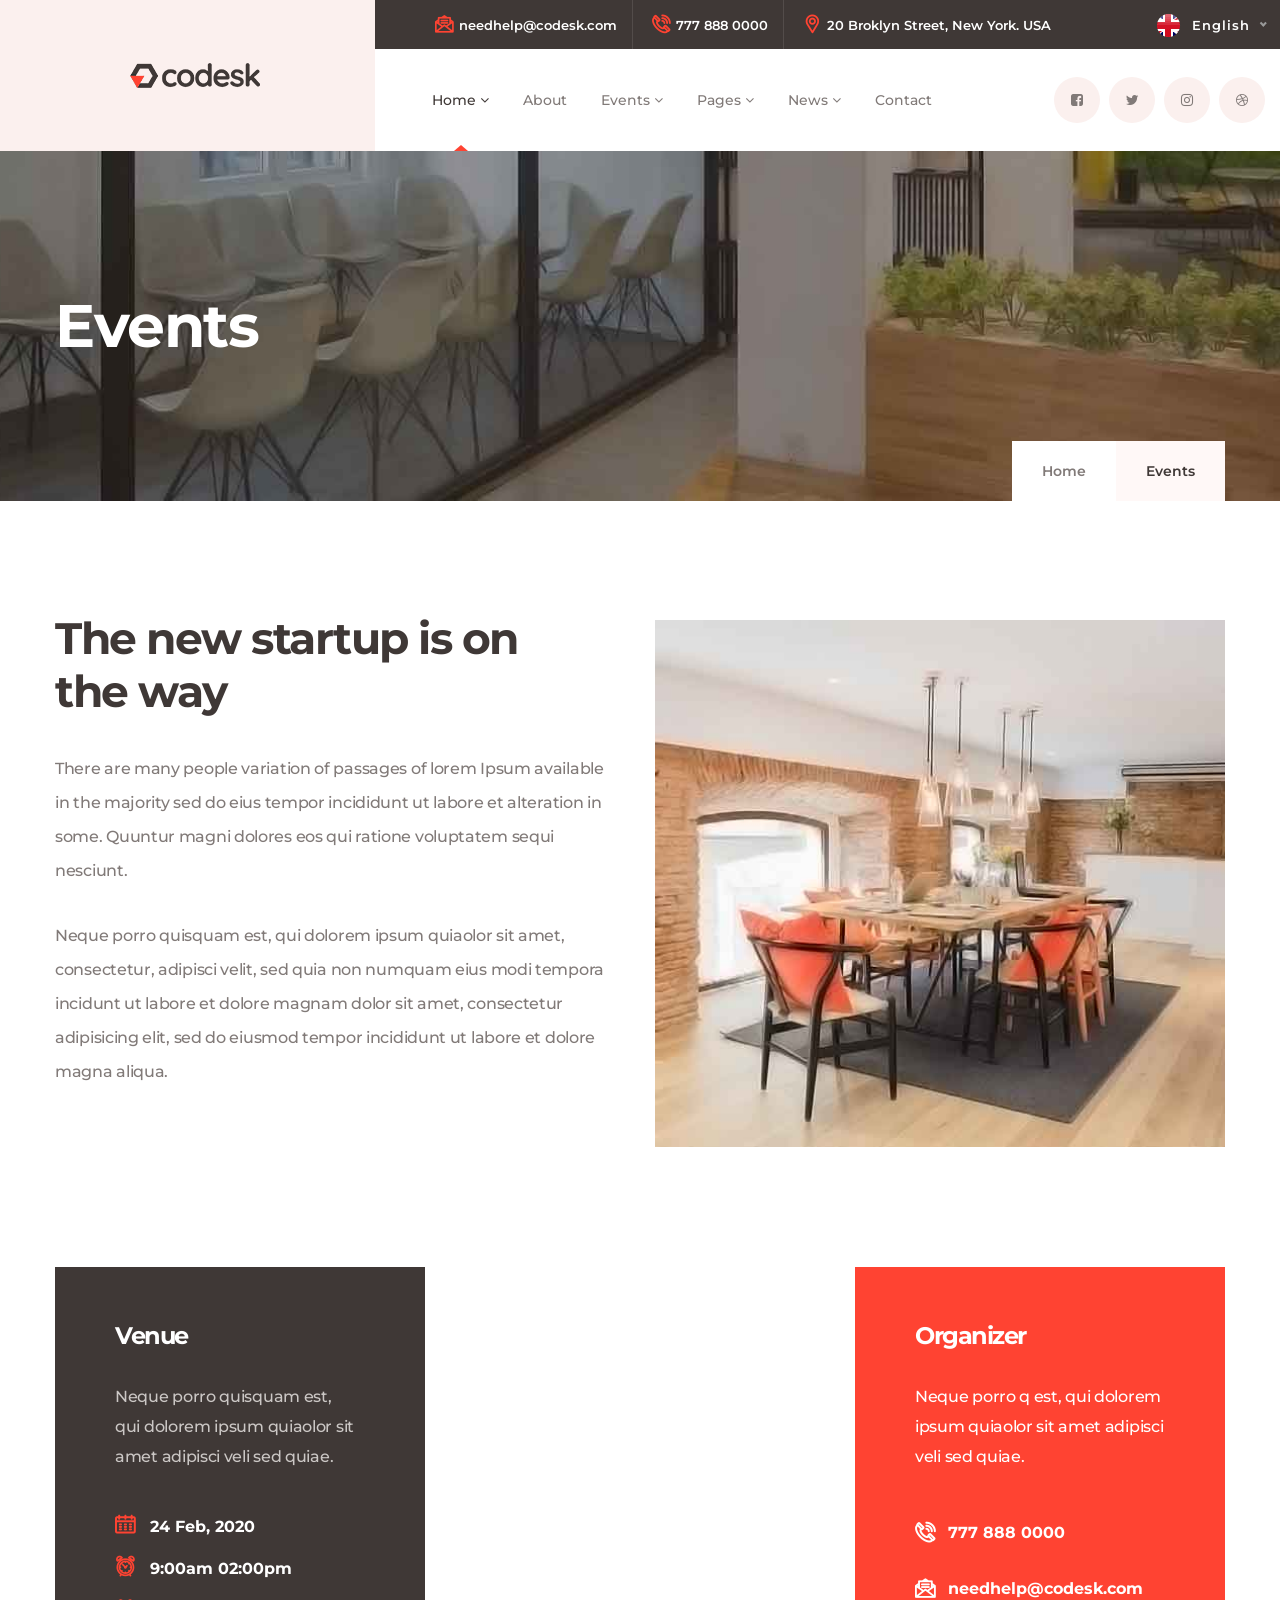
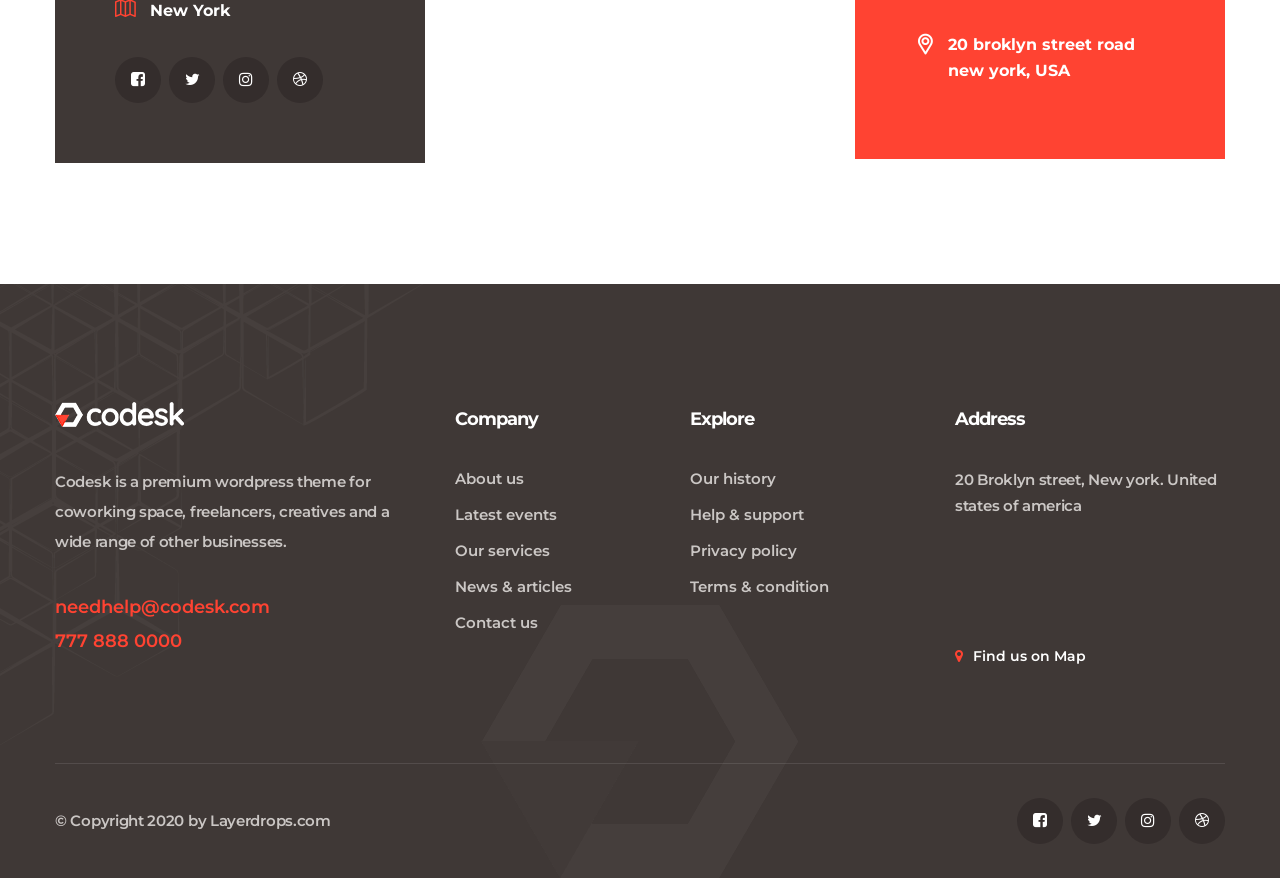
<file: companyHomePage/single-event.html>
<!doctype html>
<html lang="en">

<head>
   
    <!--====== Required meta tags ======-->
    <meta charset="utf-8">
    <meta http-equiv="x-ua-compatible" content="ie=edge">
    <meta name="description" content="">
    <meta name="viewport" content="width=device-width, initial-scale=1, shrink-to-fit=no">
    
    <!--====== Title ======-->
    <title>Codesk - Coworking Space HTML Template</title>
    
    <!--====== Favicon Icon ======-->
    <link rel="shortcut icon" href="assets/images/we-know-logo.png" type="image/png">

    <!--====== Bootstrap css ======-->
    <link rel="stylesheet" href="assets/css/bootstrap.min.css">
    
    <!--====== Fontawesome css ======-->
    <link rel="stylesheet" href="assets/css/font-awesome.min.css">
    
    <!--====== flaticon css ======-->
    <link rel="stylesheet" href="assets/css/flaticon.css">
    
    <!--====== nice select css ======-->
    <link rel="stylesheet" href="assets/css/nice-select.css">
    
    <!--====== animate css ======-->
    <link rel="stylesheet" href="assets/css/animate.min.css">
    
    <!--====== Magnific Popup css ======-->
    <link rel="stylesheet" href="assets/css/magnific-popup.css">
    
    <!--====== Slick css ======-->
    <link rel="stylesheet" href="assets/css/slick.css">
    
    <!--====== Default css ======-->
    <link rel="stylesheet" href="assets/css/default.css">
    
    <!--====== Style css ======-->
    <link rel="stylesheet" href="assets/css/style.css">
  
  
</head>

<body>

    <!-- PRELOADER -->
    <div class="preloader">
        <div class="lds-ellipsis">
            <span></span>
            <span></span>
            <span></span>
        </div>
    </div>
    <!-- END PRELOADER -->

    <!--====== OFFCANVAS MENU PART START ======-->

    <div class="off_canvars_overlay">
                
    </div>
    <div class="offcanvas_menu">
        <div class="container-fluid">
            <div class="row">
                <div class="col-12">
                    <div class="offcanvas_menu_wrapper">
                        <div class="canvas_close">
                            <a href="javascript:void(0)"><i class="fa fa-times"></i></a>  
                        </div>
                        <div class="offcanvas-social">
                            <ul class="text-center">
                                <li><a href="$"><i class="fa fa-facebook-square"></i></a></li>
                                <li><a href="$"><i class="fa fa-twitter"></i></a></li>
                                <li><a href="$"><i class="fa fa-instagram"></i></a></li>
                                <li><a href="$"><i class="fa fa-dribbble"></i></a></li>
                            </ul>
                        </div>
                        <div id="menu" class="text-left ">
                            <ul class="offcanvas_main_menu">
                                <li class="menu-item-has-children active">
                                    <a href="#">Home</a>
                                    <ul class="sub-menu">
                                        <li><a href="index.html">Home 1</a></li>
                                        <li><a href="index-2.html">Home 2</a></li>
                                        <li><a href="index-3.html">Home 3</a></li>
                                        <li class="menu-item-has-children">
                                            <a href="#">Header Versions</a>
                                            <ul class="sub-menu">
                                                <li><a href="index.html">Header Style 1r</a></li>
                                                <li><a href="index-2.html">Header Style 2</a></li>
                                                <li><a href="index-3.html">Header Style 3</a></li>
                                            </ul>
                                        </li>
                                    </ul>
                                </li>
                                <li class="menu-item-has-children active">
                                    <a href="#">Pages</a>
                                    <ul class="sub-menu">
                                        <li><a href="about.html">About</a></li>
                                        <li><a href="our-team.html">Our Team</a></li>
                                        <li><a href="our-history.html">Our history</a></li>
                                        <li><a href="testimonials.html">testimonials</a></li>
                                    </ul>
                                </li>
                                <li class="menu-item-has-children active">
                                    <a href="#">Services</a>
                                    <ul class="sub-menu">
                                        <li><a href="services.html">Services</a></li>
                                        <li><a href="single-service.html">single service</a></li>
                                    </ul>
                                </li>
                                <li class="menu-item-has-children active">
                                    <a href="#">Recent Projects</a>
                                    <ul class="sub-menu">
                                        <li><a href="projects.html">Projects</a></li>
                                        <li><a href="single-project.html">single project</a></li>
                                    </ul>
                                </li>
                                <li class="menu-item-has-children active">
                                    <a href="#">Blog</a>
                                    <ul class="sub-menu">
                                        <li><a href="posts.html">posts</a></li>
                                        <li><a href="single-post.html">single post</a></li>
                                    </ul>
                                </li>
                                <li class="menu-item-has-children active">
                                    <a href="#">Contact</a>
                                </li>
                            </ul>
                        </div>
                        <div class="offcanvas_footer">
                            <span><a href="mailto:tanvirahmed8282@gmail.com"><i class="fa fa-envelope-o"></i> layerdrops@gmail.com</a></span>
                        </div>
                    </div>
                </div>
            </div>
        </div>
    </div>

    <!--====== OFFCANVAS MENU PART ENDS ======-->
   
    <!--====== HEADER PART START ======-->
    
    <header class="header-area">
        <div class="header-top-area">
            <div class="container-fluid">
                <div class="row">
                    <div class="col-lg-12">
                        <div class="header-top">
                            <ul>
                                <li><a href="mailto:needhelp@codesk.com"><i class="flaticon-message"></i> needhelp@codesk.com</a></li>
                                <li><a href="tel:7778880000"><i class="flaticon-phone-call"></i> 777 888 0000</a></li>
                                <li><a href="#"><i class="flaticon-placeholder"></i> 20 Broklyn Street, New York. USA</a></li>
                            </ul>
                            <div class="dropdown d-none d-md-block">
                                <img src="assets/images/map.png" alt="">
                                <select>
                                    <option value="1">English</option>
                                    <option value="2">Bangla</option>
                                    <option value="3">urdu</option>
                                    <option value="4">Hindi</option>
                                </select>
                            </div>
                        </div>
                    </div>
                </div>
            </div>
        </div>
        <div class="main-header">
            <div class="container-fluid">
                <div class="row">
                    <div class="col-lg-12">
                        <div class="main-header-item d-flex justify-content-between align-items-center">
                            <div class="main-header-menus  d-flex">
                                <div class="header-logo">
                                    <a href="index.html"><img src="assets/images/logo.png" alt="logo"></a>
                                </div>
                                <div class="header-menu d-none d-lg-block">
                                    <ul>
                                        <li>
                                            <a class="active" href="#">Home <i class="fa fa-angle-down"></i></a>
                                            <ul class="sub-menu">
                                                <li><a href="index.html">Home 1</a></li>
                                                <li><a href="index-2.html">Home 2</a></li>
                                                <li><a href="index-3.html">Home 3</a></li>
                                                <li>
                                                    <a href="#">Header Versions</a>
                                                    <ul class="sub-menu">
                                                        <li><a href="index.html">Header Style 1</a></li>
                                                        <li><a href="index-2.html">Header Style 2</a></li>
                                                        <li><a href="index-3.html">Header Style 3</a></li>
                                                    </ul>
                                                </li>
                                            </ul>
                                        </li>
                                        <li>
                                            <a href="about.html">About</a>
                                        </li>
                                        <li>
                                            <a href="#">Events  <i class="fa fa-angle-down"></i></a>
                                            <ul class="sub-menu">
                                                <li><a href="events.html">Events</a></li>
                                                <li><a href="single-event.html">single event</a></li>
                                            </ul>
                                        </li>
                                        <li>
                                            <a href="#">Pages  <i class="fa fa-angle-down"></i></a>
                                            <ul class="sub-menu">
                                                <li><a href="team.html">team</a></li>
                                                <li><a href="pricing.html">pricing</a></li>
                                                <li><a href="book-a-tour.html">book a tour</a></li>
                                                <li><a href="gallery.html">gallery</a></li>
                                            </ul>
                                        </li>
                                        <li>
                                            <a href="#">News  <i class="fa fa-angle-down"></i></a>
                                            <ul class="sub-menu">
                                                <li><a href="news.html">news</a></li>
                                                <li><a href="single-news.html">single news</a></li>
                                            </ul>
                                        </li>
                                        <li><a href="contact.html">Contact</a></li>
                                    </ul>
                                </div>
                            </div>
                            <div class="header-social d-flex align-items-center">
                                <ul class="d-none d-lg-block">
                                    <li><a href="$"><i class="fa fa-facebook-square"></i></a></li>
                                    <li><a href="$"><i class="fa fa-twitter"></i></a></li>
                                    <li><a href="$"><i class="fa fa-instagram"></i></a></li>
                                    <li><a href="$"><i class="fa fa-dribbble"></i></a></li>
                                </ul>
                                <div class="toggle-btn ml-30 canvas_open d-lg-none d-block">
                                    <i class="fa fa-bars"></i>
                                </div>
                            </div>
                        </div>
                    </div>
                </div>
            </div>
        </div>
    </header>
    
    <!--====== HEADER PART ENDS ======-->

    <!--====== PAGE TITLE PART START ======-->

    <div class="page-title-area bg_cover" style="background-image: url(assets/images/page-title-bg.jpg);">
        <div class="container">
            <div class="row">
                <div class="col-lg-12">
                    <div class="page-title-content">
                        <h3 class="title">Events</h3>
                        <nav aria-label="breadcrumb">
                            <ol class="breadcrumb">
                                <li class="breadcrumb-item"><a href="index.html">Home</a></li>
                                <li class="breadcrumb-item active" aria-current="page">Events</li>
                            </ol>
                        </nav>
                    </div>
                </div>
            </div>
        </div>
    </div>
    
    <!--====== PAGE TITLE PART ENDS ======-->

    <!--====== EVENT DETAILS PART START ======-->
    
    <section class="event-details-area pb-90">
        <div class="container">
            <div class="row">
                <div class="col-lg-6">
                    <div class="event-details-content">
                        <h3 class="title">The new startup is on the way</h3>
                        <p>There are many people variation of passages of lorem Ipsum available in the majority sed do eius tempor incididunt ut labore et alteration in some. Quuntur magni dolores eos qui ratione voluptatem sequi nesciunt.</p>
                        <p class="text">Neque porro quisquam est, qui dolorem ipsum quiaolor sit amet, consectetur, adipisci velit, sed quia non numquam eius modi tempora incidunt ut labore et dolore magnam dolor sit amet, consectetur adipisicing elit, sed do eiusmod tempor incididunt ut labore et dolore magna aliqua.</p>
                    </div>
                </div>
                <div class="col-lg-6">
                    <div class="event-details-thumb">
                        <img src="assets/images/event-details-thumb.jpg" alt="">
                    </div>
                </div>
            </div>
        </div>
    </section>
    
    <!--====== EVENT DETAILS PART ENDS ======-->

    <!--====== EVENT INFO  PART START ======-->
    
    <section class="event-info-area">
        <div class="container">
            <div class="row justify-content-center">
                <div class="col-lg-4 col-md-7">
                    <div class="event-info-item mt-30">
                        <h3 class="title">Venue</h3>
                        <p>Neque porro quisquam est, qui dolorem ipsum quiaolor sit amet adipisci veli sed quiae.</p>
                        <div class="info">
                            <ul>
                                <li><i class="flaticon-calendar"></i> 24 Feb, 2020</li>
                                <li><i class="flaticon-alarm-clock"></i> 9:00am 02:00pm</li>
                                <li><i class="flaticon-map"></i> New York</li>
                            </ul>
                        </div>
                        <div class="social">
                            <ul>
                                <li><a href="#"><i class="fa fa-facebook-square"></i></a></li>
                                <li><a href="#"><i class="fa fa-twitter"></i></a></li>
                                <li><a href="#"><i class="fa fa-instagram"></i></a></li>
                                <li><a href="#"><i class="fa fa-dribbble"></i></a></li>
                            </ul>
                        </div>
                    </div>
                </div>
                <div class="col-lg-4 col-md-7">
                    <div class="event-info-map mt-30">
                        <iframe src="https://ditu.google.cn/maps/embed?pb=!1m14!1m12!1m3!1d14612.97540392891!2d90.497437!3d23.70298445!2m3!1f0!2f0!3f0!3m2!1i1024!2i768!4f13.1!5e0!3m2!1sen!2sbd!4v1590778145365!5m2!1sen!2sbd" width="600" height="450" style="border:0;" allowfullscreen="" aria-hidden="false" tabindex="0"></iframe>
                    </div>
                </div>
                <div class="col-lg-4 col-md-7">
                    <div class="event-info-item mt-30 item-2">
                        <h3 class="title">Organizer</h3>
                        <p>Neque porro q est, qui dolorem ipsum quiaolor sit amet adipisci veli sed quiae.</p>
                        <div class="info">
                            <ul>
                                <li><i class="flaticon-phone-call"></i> 777 888 0000</li>
                                <li><i class="flaticon-message"></i> needhelp@codesk.com</li>
                                <li><i class="flaticon-placeholder"></i> 20 broklyn street road new york, USA</li>
                            </ul>
                        </div>
                    </div>
                </div>
            </div>
        </div>
    </section>
    
    <!--====== EVENT INFO  PART ENDS ======-->

    <!--====== FOOTER PART START ======-->
    
    <section class="footer-area">
        <div class="container">
            <div class="row">
                <div class="col-lg-4 col-md-6 col-sm-8">
                    <div class="footer-about mt-30">
                        <div class="logo">
                            <a href="#"><img src="assets/images/logo-2.png" alt="logo"></a>
                        </div>
                        <p>Codesk is a premium wordpress theme for coworking space, freelancers, creatives and a wide range of other businesses.</p>
                        <ul>
                            <li><a href="mailto:needhelp@codesk.com">needhelp@codesk.com</a></li>
                            <li><a href="tel:7778880000">777 888 0000</a></li>
                        </ul>
                    </div>
                </div>
                <div class="col-lg-2 col-md-6 col-sm-6">
                    <div class="footer-list mt-30">
                        <h4 class="title">Company</h4>
                        <ul>
                            <li><a href="#">About us</a></li>
                            <li><a href="#">Latest events</a></li>
                            <li><a href="#">Our services</a></li>
                            <li><a href="#">News & articles</a></li>
                            <li><a href="#">Contact us</a></li>
                        </ul>
                    </div>
                </div>
                <div class="col-lg-3 col-md-6 col-sm-6">
                    <div class="footer-list pl-35 mt-30">
                        <h4 class="title">Explore</h4>
                        <ul>
                            <li><a href="#">Our history</a></li>
                            <li><a href="#">Help & support</a></li>
                            <li><a href="#">Privacy policy</a></li>
                            <li><a href="#">Terms & condition</a></li>
                        </ul>
                    </div>
                </div>
                <div class="col-lg-3 col-md-6">
                    <div class="footer-address mt-30">
                        <h3 class="title">Address</h3>
                        <p>20 Broklyn street, New york. United states of america</p>
                        <iframe src="https://ditu.google.cn/maps/embed?pb=!1m14!1m12!1m3!1d14612.97540392891!2d90.497437!3d23.70298445!2m3!1f0!2f0!3f0!3m2!1i1024!2i768!4f13.1!5e0!3m2!1sen!2sbd!4v1590471441805!5m2!1sen!2sbd" width="600" height="450" style="border:0;" allowfullscreen="" aria-hidden="false" tabindex="0"></iframe>
                        <span><i class="fa fa-map-marker"></i> Find us on Map</span>
                    </div>
                </div>
            </div>
        </div>
        <div class="footer-copyright-area">
            <div class="container">
                <div class="row">
                    <div class="col-lg-12">
                        <div class="footer-copyright d-block d-md-flex justify-content-between align-items-center">
                            <p>© Copyright 2020 by Layerdrops.com</p>
                            <ul>
                                <li><a href="#"><i class="fa fa-facebook-square"></i></a></li>
                                <li><a href="#"><i class="fa fa-twitter"></i></a></li>
                                <li><a href="#"><i class="fa fa-instagram"></i></a></li>
                                <li><a href="#"><i class="fa fa-dribbble"></i></a></li>
                            </ul>
                        </div>
                    </div>
                </div>
            </div>
        </div>
        <div class="footer-pattern">
            <img src="assets/images/footer-pattern.png" alt="">
        </div>
        <div class="footer-logo">
            <img src="assets/images/footer-logo.png" alt="">
        </div>
    </section>
    
    <!--====== FOOTER PART ENDS ======-->
    
    <!--====== GO TO TOP PART START ======-->
    
    <div class="go-top-area">
        <div class="go-top-wrap">
            <div class="go-top-btn-wrap">
                <div class="go-top go-top-btn">
                    <i class="fa fa-angle-double-up"></i>
                    <i class="fa fa-angle-double-up"></i>
                </div>
            </div>
        </div>
    </div>
    
    <!--====== GO TO TOP PART ENDS ======-->
    
    
    



    
    <!--====== jquery js ======-->
    <script src="assets/js/vendor/modernizr-3.6.0.min.js"></script>
    <script src="assets/js/vendor/jquery-3.5.0.js"></script>

    <!--====== Bootstrap js ======-->
    <script src="assets/js/bootstrap.min.js"></script>
    <script src="assets/js/popper.min.js"></script>
    
    <!--====== Slick js ======-->
    <script src="assets/js/slick.min.js"></script>
    
    <!--====== odometer js ======-->
    <script src="assets/js/jquery.counterup.min.js"></script>
    <script src="assets/js/jquery.waypoints.min.js"></script>
    
    <!--====== wow js ======-->
    <script src="assets/js/wow.js"></script>
    
    <!--====== nice select js ======-->
    <script src="assets/js/jquery.nice-select.min.js"></script>
    
    <!--====== Magnific Popup js ======-->
    <script src="assets/js/jquery.magnific-popup.min.js"></script>
    
    <!--====== Main js ======-->
    <script src="assets/js/main.js"></script>

</body>

</html>
</file>
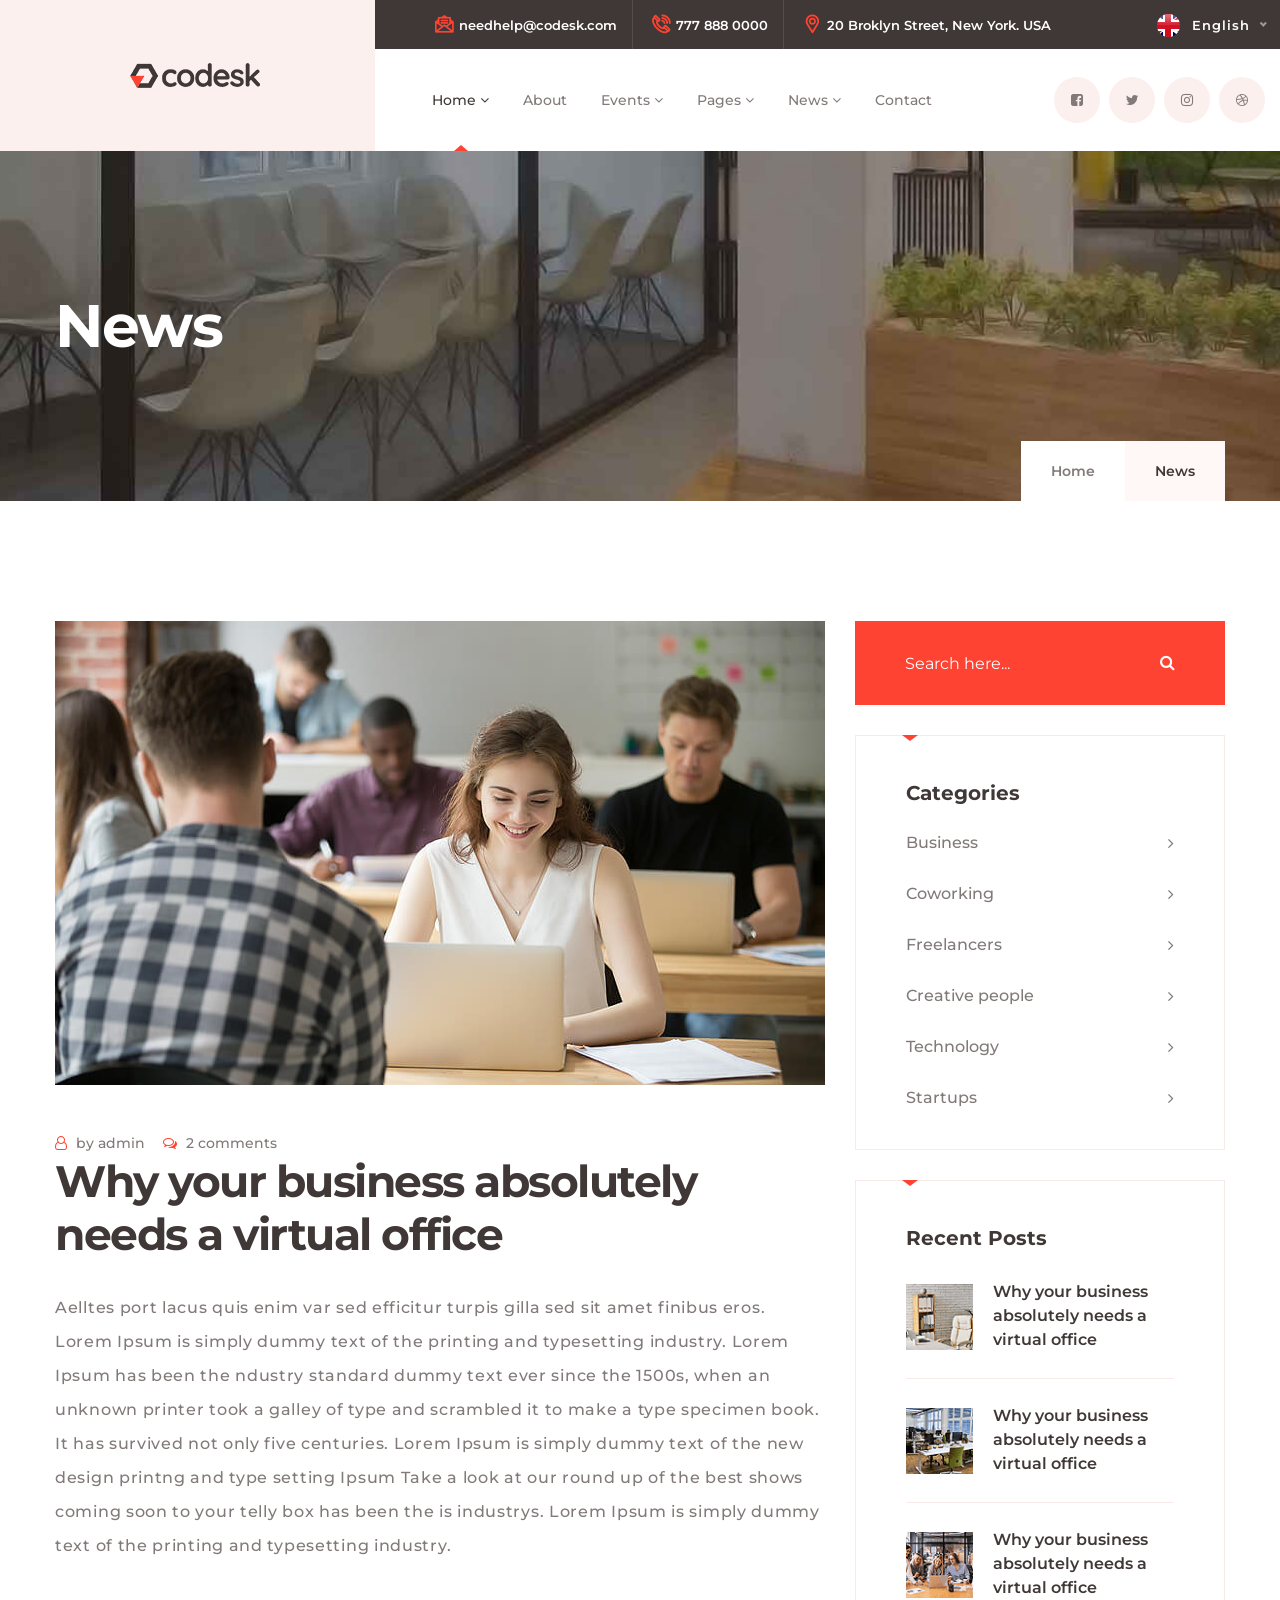
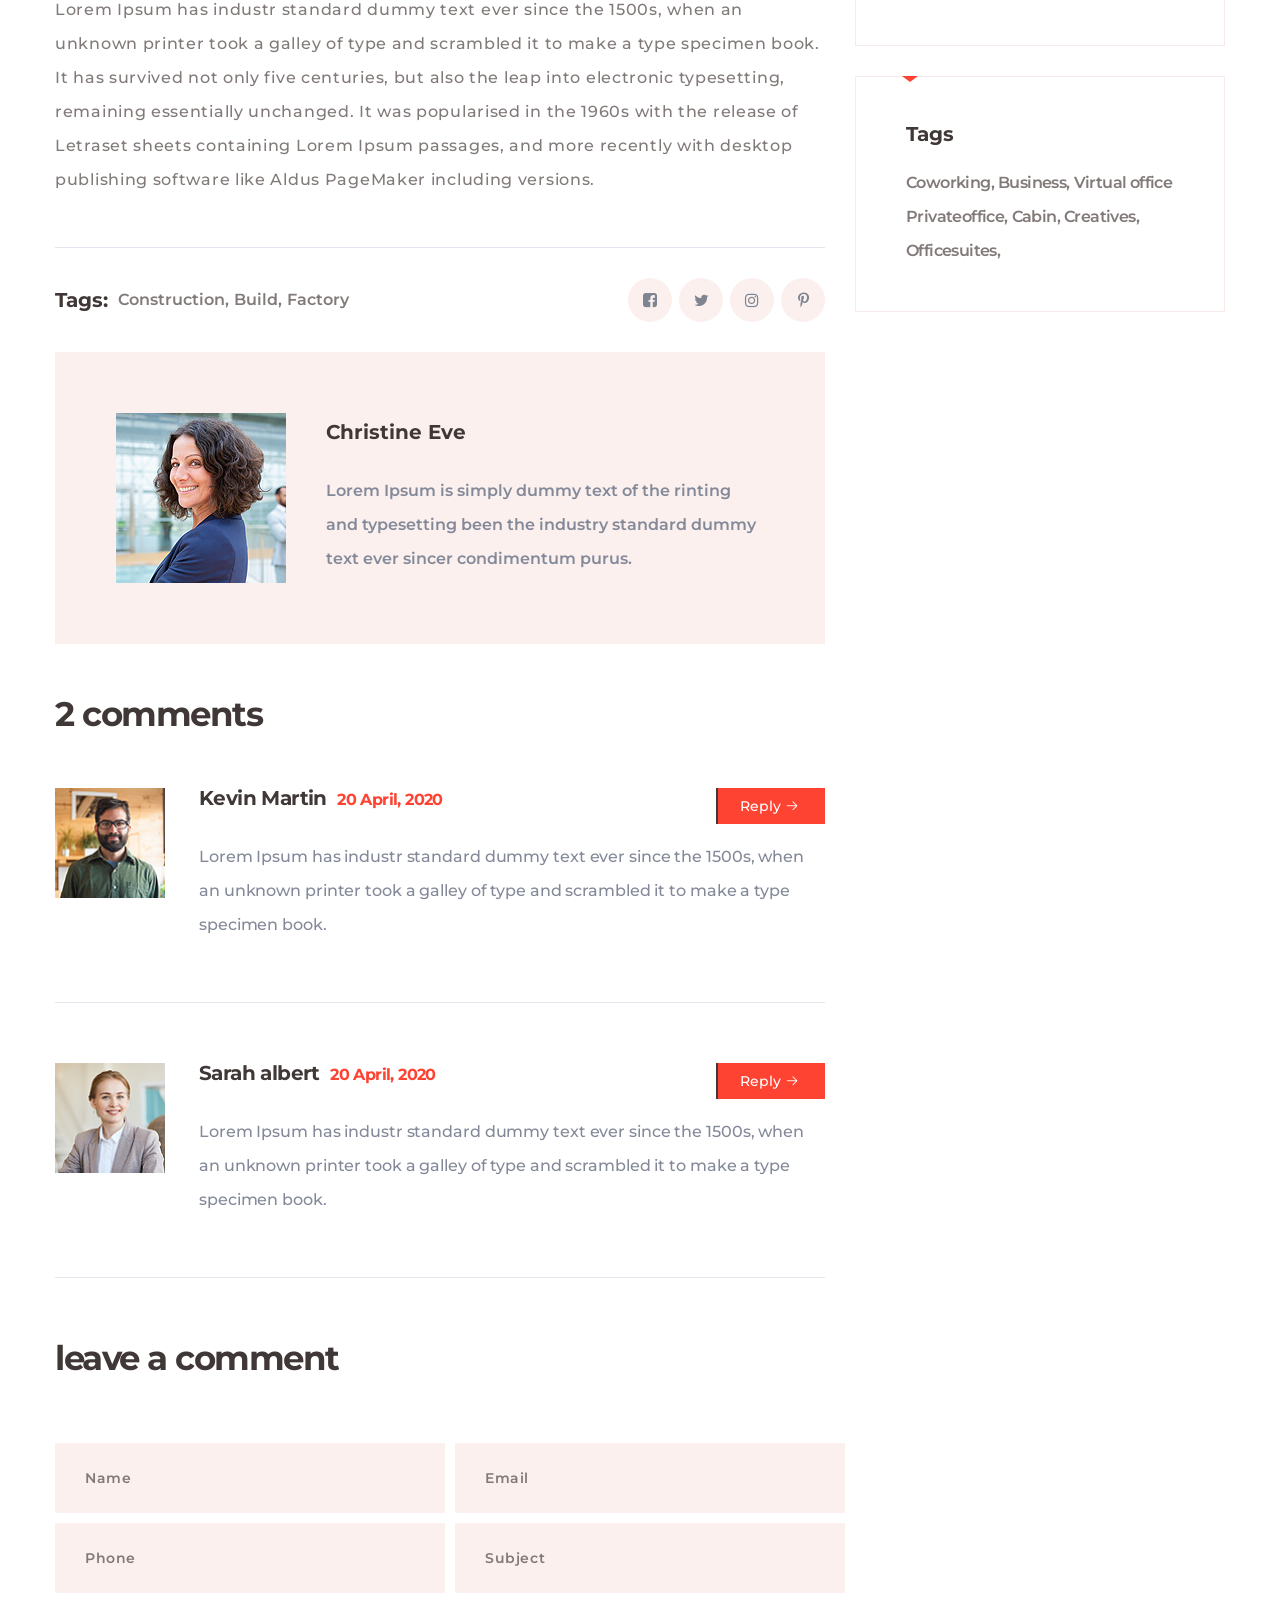
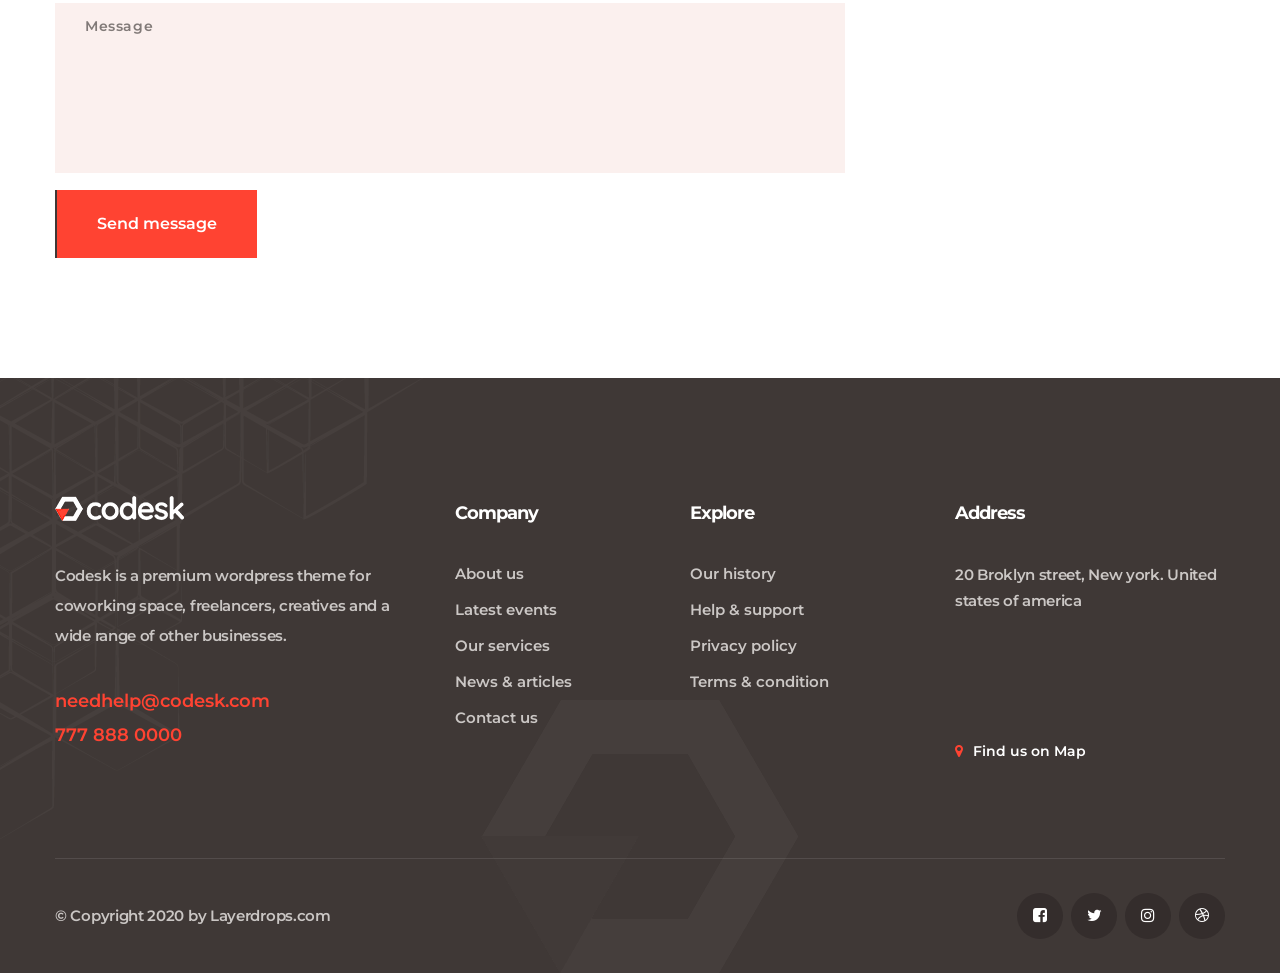
<file: companyHomePage/single-news.html>
<!doctype html>
<html lang="en">

<head>
   
    <!--====== Required meta tags ======-->
    <meta charset="utf-8">
    <meta http-equiv="x-ua-compatible" content="ie=edge">
    <meta name="description" content="">
    <meta name="viewport" content="width=device-width, initial-scale=1, shrink-to-fit=no">
    
    <!--====== Title ======-->
    <title>Codesk - Coworking Space HTML Template</title>
    
    <!--====== Favicon Icon ======-->
    <link rel="shortcut icon" href="assets/images/we-know-logo.png" type="image/png">

    <!--====== Bootstrap css ======-->
    <link rel="stylesheet" href="assets/css/bootstrap.min.css">
    
    <!--====== Fontawesome css ======-->
    <link rel="stylesheet" href="assets/css/font-awesome.min.css">
    
    <!--====== flaticon css ======-->
    <link rel="stylesheet" href="assets/css/flaticon.css">
    
    <!--====== nice select css ======-->
    <link rel="stylesheet" href="assets/css/nice-select.css">
    
    <!--====== animate css ======-->
    <link rel="stylesheet" href="assets/css/animate.min.css">
    
    <!--====== Magnific Popup css ======-->
    <link rel="stylesheet" href="assets/css/magnific-popup.css">
    
    <!--====== Slick css ======-->
    <link rel="stylesheet" href="assets/css/slick.css">
    
    <!--====== Default css ======-->
    <link rel="stylesheet" href="assets/css/default.css">
    
    <!--====== Style css ======-->
    <link rel="stylesheet" href="assets/css/style.css">
  
  
</head>

<body>

    <!-- PRELOADER -->
    <div class="preloader">
        <div class="lds-ellipsis">
            <span></span>
            <span></span>
            <span></span>
        </div>
    </div>
    <!-- END PRELOADER -->

    <!--====== OFFCANVAS MENU PART START ======-->

    <div class="off_canvars_overlay">
                
    </div>
    <div class="offcanvas_menu">
        <div class="container-fluid">
            <div class="row">
                <div class="col-12">
                    <div class="offcanvas_menu_wrapper">
                        <div class="canvas_close">
                            <a href="javascript:void(0)"><i class="fa fa-times"></i></a>  
                        </div>
                        <div class="offcanvas-social">
                            <ul class="text-center">
                                <li><a href="$"><i class="fa fa-facebook-square"></i></a></li>
                                <li><a href="$"><i class="fa fa-twitter"></i></a></li>
                                <li><a href="$"><i class="fa fa-instagram"></i></a></li>
                                <li><a href="$"><i class="fa fa-dribbble"></i></a></li>
                            </ul>
                        </div>
                        <div id="menu" class="text-left ">
                            <ul class="offcanvas_main_menu">
                                <li class="menu-item-has-children active">
                                    <a href="#">Home</a>
                                    <ul class="sub-menu">
                                        <li><a href="index.html">Home 1</a></li>
                                        <li><a href="index-2.html">Home 2</a></li>
                                        <li><a href="index-3.html">Home 3</a></li>
                                        <li class="menu-item-has-children">
                                            <a href="#">Header Versions</a>
                                            <ul class="sub-menu">
                                                <li><a href="index.html">Header Style 1r</a></li>
                                                <li><a href="index-2.html">Header Style 2</a></li>
                                                <li><a href="index-3.html">Header Style 3</a></li>
                                            </ul>
                                        </li>
                                    </ul>
                                </li>
                                <li class="menu-item-has-children active">
                                    <a href="#">Pages</a>
                                    <ul class="sub-menu">
                                        <li><a href="about.html">About</a></li>
                                        <li><a href="our-team.html">Our Team</a></li>
                                        <li><a href="our-history.html">Our history</a></li>
                                        <li><a href="testimonials.html">testimonials</a></li>
                                    </ul>
                                </li>
                                <li class="menu-item-has-children active">
                                    <a href="#">Services</a>
                                    <ul class="sub-menu">
                                        <li><a href="services.html">Services</a></li>
                                        <li><a href="single-service.html">single service</a></li>
                                    </ul>
                                </li>
                                <li class="menu-item-has-children active">
                                    <a href="#">Recent Projects</a>
                                    <ul class="sub-menu">
                                        <li><a href="projects.html">Projects</a></li>
                                        <li><a href="single-project.html">single project</a></li>
                                    </ul>
                                </li>
                                <li class="menu-item-has-children active">
                                    <a href="#">Blog</a>
                                    <ul class="sub-menu">
                                        <li><a href="posts.html">posts</a></li>
                                        <li><a href="single-post.html">single post</a></li>
                                    </ul>
                                </li>
                                <li class="menu-item-has-children active">
                                    <a href="#">Contact</a>
                                </li>
                            </ul>
                        </div>
                        <div class="offcanvas_footer">
                            <span><a href="mailto:tanvirahmed8282@gmail.com"><i class="fa fa-envelope-o"></i> layerdrops@gmail.com</a></span>
                        </div>
                    </div>
                </div>
            </div>
        </div>
    </div>

    <!--====== OFFCANVAS MENU PART ENDS ======-->
   
    <!--====== HEADER PART START ======-->
    
    <header class="header-area">
        <div class="header-top-area">
            <div class="container-fluid">
                <div class="row">
                    <div class="col-lg-12">
                        <div class="header-top">
                            <ul>
                                <li><a href="mailto:needhelp@codesk.com"><i class="flaticon-message"></i> needhelp@codesk.com</a></li>
                                <li><a href="tel:7778880000"><i class="flaticon-phone-call"></i> 777 888 0000</a></li>
                                <li><a href="#"><i class="flaticon-placeholder"></i> 20 Broklyn Street, New York. USA</a></li>
                            </ul>
                            <div class="dropdown d-none d-md-block">
                                <img src="assets/images/map.png" alt="">
                                <select>
                                    <option value="1">English</option>
                                    <option value="2">Bangla</option>
                                    <option value="3">urdu</option>
                                    <option value="4">Hindi</option>
                                </select>
                            </div>
                        </div>
                    </div>
                </div>
            </div>
        </div>
        <div class="main-header">
            <div class="container-fluid">
                <div class="row">
                    <div class="col-lg-12">
                        <div class="main-header-item d-flex justify-content-between align-items-center">
                            <div class="main-header-menus  d-flex">
                                <div class="header-logo">
                                    <a href="index.html"><img src="assets/images/logo.png" alt="logo"></a>
                                </div>
                                <div class="header-menu d-none d-lg-block">
                                    <ul>
                                        <li>
                                            <a class="active" href="#">Home <i class="fa fa-angle-down"></i></a>
                                            <ul class="sub-menu">
                                                <li><a href="index.html">Home 1</a></li>
                                                <li><a href="index-2.html">Home 2</a></li>
                                                <li><a href="index-3.html">Home 3</a></li>
                                                <li>
                                                    <a href="#">Header Versions</a>
                                                    <ul class="sub-menu">
                                                        <li><a href="index.html">Header Style 1</a></li>
                                                        <li><a href="index-2.html">Header Style 2</a></li>
                                                        <li><a href="index-3.html">Header Style 3</a></li>
                                                    </ul>
                                                </li>
                                            </ul>
                                        </li>
                                        <li>
                                            <a href="about.html">About</a>
                                        </li>
                                        <li>
                                            <a href="#">Events  <i class="fa fa-angle-down"></i></a>
                                            <ul class="sub-menu">
                                                <li><a href="events.html">Events</a></li>
                                                <li><a href="single-event.html">single event</a></li>
                                            </ul>
                                        </li>
                                        <li>
                                            <a href="#">Pages  <i class="fa fa-angle-down"></i></a>
                                            <ul class="sub-menu">
                                                <li><a href="team.html">team</a></li>
                                                <li><a href="pricing.html">pricing</a></li>
                                                <li><a href="book-a-tour.html">book a tour</a></li>
                                                <li><a href="gallery.html">gallery</a></li>
                                            </ul>
                                        </li>
                                        <li>
                                            <a href="#">News  <i class="fa fa-angle-down"></i></a>
                                            <ul class="sub-menu">
                                                <li><a href="news.html">news</a></li>
                                                <li><a href="single-news.html">single news</a></li>
                                            </ul>
                                        </li>
                                        <li><a href="contact.html">Contact</a></li>
                                    </ul>
                                </div>
                            </div>
                            <div class="header-social d-flex align-items-center">
                                <ul class="d-none d-lg-block">
                                    <li><a href="$"><i class="fa fa-facebook-square"></i></a></li>
                                    <li><a href="$"><i class="fa fa-twitter"></i></a></li>
                                    <li><a href="$"><i class="fa fa-instagram"></i></a></li>
                                    <li><a href="$"><i class="fa fa-dribbble"></i></a></li>
                                </ul>
                                <div class="toggle-btn ml-30 canvas_open d-lg-none d-block">
                                    <i class="fa fa-bars"></i>
                                </div>
                            </div>
                        </div>
                    </div>
                </div>
            </div>
        </div>
    </header>
    
    <!--====== HEADER PART ENDS ======-->

    <!--====== PAGE TITLE PART START ======-->

    <div class="page-title-area bg_cover" style="background-image: url(assets/images/page-title-bg.jpg);">
        <div class="container">
            <div class="row">
                <div class="col-lg-12">
                    <div class="page-title-content">
                        <h3 class="title">News</h3>
                        <nav aria-label="breadcrumb">
                            <ol class="breadcrumb">
                                <li class="breadcrumb-item"><a href="index.html">Home</a></li>
                                <li class="breadcrumb-item active" aria-current="page">News</li>
                            </ol>
                        </nav>
                    </div>
                </div>
            </div>
        </div>
    </div>
    
    <!--====== PAGE TITLE PART ENDS ======-->

    <!--====== BLOG DETAILS PART ENDS ======-->

    <section class="blog-details">
        <div class="container">
            <div class="row justify-content-center">
                <div class="col-lg-8">
                    <div class="blog-details__main">
                        <div class="blog-details__image">
                            <img src="assets/images/blog-details-thumb.jpg" alt="thumb">
                        </div><!-- /.blog-details__image -->
                        <div class="blog-details__content">
                            <div class="blog-one__meta">
                                <a href="#"><i class="fa fa-user-o"></i> by admin</a>
                                <a href="#"><i class="fa fa-comments-o"></i> 2 comments</a>
                            </div><!-- /.blog-one__meta -->
                            <h3>Why your business absolutely needs a virtual office</h3>
                            <p>Aelltes port lacus quis enim var sed efficitur turpis gilla sed sit amet finibus eros. Lorem Ipsum is simply dummy text of the printing and typesetting industry. Lorem Ipsum has been the ndustry standard dummy text ever since the 1500s, when an unknown printer took a galley of type and scrambled it to make a type specimen book. It has survived not only five centuries. Lorem Ipsum is simply dummy text of the new design printng and type setting Ipsum Take a look at our round up of the best shows coming soon to your telly box has been the is industrys. Lorem Ipsum is simply dummy text of the printing and typesetting industry.</p>
                            <p>Lorem Ipsum has industr standard dummy text ever since the 1500s, when an unknown printer took a galley of type and scrambled it to make a type specimen book. It has survived not only five centuries, but also the leap into electronic typesetting, remaining essentially unchanged. It was popularised in the 1960s with the release of Letraset sheets containing Lorem Ipsum passages, and more recently with desktop publishing software like Aldus PageMaker including versions.</p>
                        </div><!-- /.blog-details__content -->
                        <div class="blog-details__meta">
                            <div class="blog-details__tags">
                                <span>Tags: </span> <a href="#">Construction,</a> <a href="#">Build,</a> <a                                    href="#">Factory</a>
                            </div><!-- /.blog-details__tags -->
                            <div class="blog-details__share">
                                <ul>
                                    <li><a href="#"><i class="fa fa-facebook-square"></i></a></li>
                                    <li><a href="#"><i class="fa fa-twitter"></i></a></li>
                                    <li><a href="#"><i class="fa fa-instagram"></i></a></li>
                                    <li><a href="#"><i class="fa fa-pinterest-p"></i></a></li>
                                </ul>
                            </div><!-- /.blog-details__share -->
                        </div><!-- /.blog-details__meta -->
                    </div><!-- /.blog-details__main -->

                    <div class="blog-author">
                        <div class="blog-author__image">
                            <img src="assets/images/author.jpg" alt="author">
                        </div><!-- /.blog-author__image -->
                        <div class="blog-author__content">
                            <h3>Christine Eve </h3>
                            <p>Lorem Ipsum is simply dummy text of the rinting and typesetting been the industry standard dummy text ever sincer condimentum purus.</p>
                        </div><!-- /.blog-author__content -->
                    </div><!-- /.blog-author -->

                    <div class="comment-one">
                        <h3 class="comment-one__block-title">2 Comments</h3><!-- /.comment-one__block-title -->
                        <div class="comment-one__single">
                            <div class="comment-one__image">
                                <img src="assets/images/comment-1-1.jpg" alt="">
                            </div><!-- /.comment-one__image -->
                            <div class="comment-one__content">
                                <h3>Kevin Martin <span class="comment-one__date">20 April, 2020</span></h3>
                                
                                <p>Lorem Ipsum has industr standard dummy text ever since the 1500s, when an unknown printer took a galley of type and scrambled it to make a type specimen book. </p>
                            </div><!-- /.comment-one__content -->
                            <div class="blog-btn">
                                <a href="#" class="main-btn main-btn-2">Reply <i class="flaticon-right-arrow"></i></a>
                            </div>
                            <!-- /.thm-btn comment-one__btn -->
                        </div><!-- /.comment-one__single -->
                        <div class="comment-one__single">
                            <div class="comment-one__image">
                                <img src="assets/images/comment-1-2.jpg" alt="">
                            </div><!-- /.comment-one__image -->
                            <div class="comment-one__content">
                                <h3>Sarah albert <span class="comment-one__date">20 April, 2020</span></h3>
                                <p>Lorem Ipsum has industr standard dummy text ever since the 1500s, when an unknown printer took a galley of type and scrambled it to make a type specimen book. </p>
                            </div><!-- /.comment-one__content -->
                            <div class="blog-btn">
                                <a href="#" class="main-btn main-btn-2">Reply <i class="flaticon-right-arrow"></i></a>
                            </div>
                            <!-- /.thm-btn comment-one__btn -->
                        </div><!-- /.comment-one__single -->
                    </div><!-- /.comment-one -->
                    <div class="comment-form">
                        <h3 class="comment-one__block-title">Leave a Comment</h3><!-- /.comment-one__block-title -->
                        <form  action="#" class="contact-one__form">
                            <div class="row">
                                <div class="col-lg-6">
                                    <div class="input-box">
                                        <input type="text" placeholder="name" name="name">
                                    </div>
                                </div><!-- /.col-lg-6 -->
                                <div class="col-lg-6">
                                    <div class="input-box">
                                        <input type="text" placeholder="Email" name="email">
                                    </div>
                                </div><!-- /.col-lg-6 -->
                                <div class="col-lg-6">
                                    <div class="input-box">
                                        <input type="text" placeholder="Phone" name="number">
                                    </div>
                                </div><!-- /.col-lg-6 -->
                                <div class="col-lg-6">
                                    <div class="input-box">
                                        <input type="text" placeholder="Subject" name="subject">
                                    </div>
                                </div><!-- /.col-lg-6 -->
                                <div class="col-lg-12">
                                    <div class="input-box">
                                        <textarea placeholder="Message" name="message"></textarea>
                                    </div>
                                </div><!-- /.col-lg-12 -->
                                <div class="col-lg-12 text-left">
                                    <div class="input-box">
                                        <button type="submit" class="main-btn main-btn-2">Send message</button>
                                    </div>
                                    <!-- /.thm-btn contact-one__btn -->
                                </div><!-- /.col-lg-12 -->
                            </div><!-- /.row -->
                        </form><!-- /.contact-one__form -->
                    </div><!-- /.comment-form -->
                </div><!-- /.col-lg-8 -->
                <div class="col-lg-4 col-md-6 col-sm-7">
                    <div class="sidebar">
                        <div class="sidebar__single sidebar__search">
                            <form action="#" class="sidebar__search-form">
                                <input type="text" name="search" placeholder="Search here...">
                                <button type="submit"><i class="fa fa-search"></i></button>
                            </form>
                        </div><!-- /.sidebar__single -->
                        <div class="sidebar__single sidebar__category">
                            <h3 class="sidebar__title">Categories</h3><!-- /.sidebar__title -->
                            <ul class="sidebar__category-list">
                                <li class="sidebar__category-list-item"><a href="#">Business <i class="fa fa-angle-right"></i></a></li>
                                <li class="sidebar__category-list-item"><a href="#">Coworking <i class="fa fa-angle-right"></i></a></li>
                                <li class="sidebar__category-list-item"><a href="#">Freelancers <i class="fa fa-angle-right"></i></a></li>
                                <li class="sidebar__category-list-item"><a href="#">Creative people <i class="fa fa-angle-right"></i></a></li>
                                <li class="sidebar__category-list-item"><a href="#">Technology <i class="fa fa-angle-right"></i></a></li>
                                <li class="sidebar__category-list-item"><a href="#">Startups <i class="fa fa-angle-right"></i></a></li>
                            </ul><!-- /.sidebar__category-list -->
                        </div><!-- /.sidebar__single -->
                        <div class="sidebar__single sidebar__post">
                            <h3 class="sidebar__title">Recent Posts</h3><!-- /.sidebar__title -->
                            <div class="sidebar__post-wrap">
                                <div class="sidebar__post__single">
                                    <div class="sidebar__post-image">
                                        <div class="inner-block"><img src="assets/images/post-1.png"
                                                alt="Awesome Image" /></div>
                                        <!-- /.inner-block -->
                                    </div><!-- /.sidebar__post-image -->
                                    <div class="sidebar__post-content">
                                        <h4 class="sidebar__post-title"><a href="single-post.html">Why your business absolutely needs a virtual office</a></h4>
                                        <!-- /.sidebar__post-title -->
                                    </div><!-- /.sidebar__post-content -->
                                </div><!-- /.sidebar__post__single -->
                                <div class="sidebar__post__single">
                                    <div class="sidebar__post-image">
                                        <div class="inner-block"><img src="assets/images/post-2.png"
                                                alt="Awesome Image" /></div>
                                        <!-- /.inner-block -->
                                    </div><!-- /.sidebar__post-image -->
                                    <div class="sidebar__post-content">
                                        <h4 class="sidebar__post-title"><a href="single-post.html">Why your business absolutely needs a virtual office</a></h4>
                                        <!-- /.sidebar__post-title -->
                                    </div><!-- /.sidebar__post-content -->
                                </div><!-- /.sidebar__post__single -->
                                <div class="sidebar__post__single item">
                                    <div class="sidebar__post-image">
                                        <div class="inner-block"><img src="assets/images/post-3.png"
                                                alt="Awesome Image" /></div>
                                        <!-- /.inner-block -->
                                    </div><!-- /.sidebar__post-image -->
                                    <div class="sidebar__post-content">
                                        <h4 class="sidebar__post-title"><a href="single-post.html">Why your business absolutely needs a virtual office</a></h4>
                                        <!-- /.sidebar__post-title -->
                                    </div><!-- /.sidebar__post-content -->
                                </div><!-- /.sidebar__post__single -->
                            </div><!-- /.sidebar__post-wrap -->
                        </div><!-- /.sidebar__single -->
                        <div class="sidebar__single sidebar__tags">
                            <h3 class="sidebar__title">Tags</h3><!-- /.sidebar__title -->
                            <ul class="sidebar__tags-list">
                                <li class="sidebar__tags-list-item"><a href="#">Coworking,</a></li>
                                <li class="sidebar__tags-list-item"><a href="#">Business,</a></li>
                                <li class="sidebar__tags-list-item"><a href="#">Virtual office</a></li>
                                <li class="sidebar__tags-list-item"><a href="#">Privateoffice,</a></li>
                                <li class="sidebar__tags-list-item"><a href="#">Cabin,</a></li>
                                <li class="sidebar__tags-list-item"><a href="#">Creatives,</a></li>
                                <li class="sidebar__tags-list-item"><a href="#">Officesuites,</a></li>
                            </ul><!-- /.sidebar__category-list -->
                        </div><!-- /.sidebar__single -->
                    </div><!-- /.sidebar -->
                </div><!-- /.col-lg-4 -->
            </div><!-- /.row -->
        </div><!-- /.container -->
    </section><!-- /.blog-details -->

    <!--====== BLOG DETAILSSTART ======-->
    
    <!--====== FOOTER PART START ======-->
    
    <section class="footer-area">
        <div class="container">
            <div class="row">
                <div class="col-lg-4 col-md-6 col-sm-8">
                    <div class="footer-about mt-30">
                        <div class="logo">
                            <a href="#"><img src="assets/images/logo-2.png" alt="logo"></a>
                        </div>
                        <p>Codesk is a premium wordpress theme for coworking space, freelancers, creatives and a wide range of other businesses.</p>
                        <ul>
                            <li><a href="mailto:needhelp@codesk.com">needhelp@codesk.com</a></li>
                            <li><a href="tel:7778880000">777 888 0000</a></li>
                        </ul>
                    </div>
                </div>
                <div class="col-lg-2 col-md-6 col-sm-6">
                    <div class="footer-list mt-30">
                        <h4 class="title">Company</h4>
                        <ul>
                            <li><a href="#">About us</a></li>
                            <li><a href="#">Latest events</a></li>
                            <li><a href="#">Our services</a></li>
                            <li><a href="#">News & articles</a></li>
                            <li><a href="#">Contact us</a></li>
                        </ul>
                    </div>
                </div>
                <div class="col-lg-3 col-md-6 col-sm-6">
                    <div class="footer-list pl-35 mt-30">
                        <h4 class="title">Explore</h4>
                        <ul>
                            <li><a href="#">Our history</a></li>
                            <li><a href="#">Help & support</a></li>
                            <li><a href="#">Privacy policy</a></li>
                            <li><a href="#">Terms & condition</a></li>
                        </ul>
                    </div>
                </div>
                <div class="col-lg-3 col-md-6">
                    <div class="footer-address mt-30">
                        <h3 class="title">Address</h3>
                        <p>20 Broklyn street, New york. United states of america</p>
                        <iframe src="https://ditu.google.cn/maps/embed?pb=!1m14!1m12!1m3!1d14612.97540392891!2d90.497437!3d23.70298445!2m3!1f0!2f0!3f0!3m2!1i1024!2i768!4f13.1!5e0!3m2!1sen!2sbd!4v1590471441805!5m2!1sen!2sbd" width="600" height="450" style="border:0;" allowfullscreen="" aria-hidden="false" tabindex="0"></iframe>
                        <span><i class="fa fa-map-marker"></i> Find us on Map</span>
                    </div>
                </div>
            </div>
        </div>
        <div class="footer-copyright-area">
            <div class="container">
                <div class="row">
                    <div class="col-lg-12">
                        <div class="footer-copyright d-block d-md-flex justify-content-between align-items-center">
                            <p>© Copyright 2020 by Layerdrops.com</p>
                            <ul>
                                <li><a href="#"><i class="fa fa-facebook-square"></i></a></li>
                                <li><a href="#"><i class="fa fa-twitter"></i></a></li>
                                <li><a href="#"><i class="fa fa-instagram"></i></a></li>
                                <li><a href="#"><i class="fa fa-dribbble"></i></a></li>
                            </ul>
                        </div>
                    </div>
                </div>
            </div>
        </div>
        <div class="footer-pattern">
            <img src="assets/images/footer-pattern.png" alt="">
        </div>
        <div class="footer-logo">
            <img src="assets/images/footer-logo.png" alt="">
        </div>
    </section>
    
    <!--====== FOOTER PART ENDS ======-->
    
    <!--====== GO TO TOP PART START ======-->
    
    <div class="go-top-area">
        <div class="go-top-wrap">
            <div class="go-top-btn-wrap">
                <div class="go-top go-top-btn">
                    <i class="fa fa-angle-double-up"></i>
                    <i class="fa fa-angle-double-up"></i>
                </div>
            </div>
        </div>
    </div>
    
    <!--====== GO TO TOP PART ENDS ======-->
    
    
    


    
    <!--====== jquery js ======-->
    <script src="assets/js/vendor/modernizr-3.6.0.min.js"></script>
    <script src="assets/js/vendor/jquery-3.5.0.js"></script>

    <!--====== Bootstrap js ======-->
    <script src="assets/js/bootstrap.min.js"></script>
    <script src="assets/js/popper.min.js"></script>
    
    <!--====== Slick js ======-->
    <script src="assets/js/slick.min.js"></script>
    
    <!--====== odometer js ======-->
    <script src="assets/js/jquery.counterup.min.js"></script>
    <script src="assets/js/jquery.waypoints.min.js"></script>
    
    <!--====== wow js ======-->
    <script src="assets/js/wow.js"></script>
    
    <!--====== nice select js ======-->
    <script src="assets/js/jquery.nice-select.min.js"></script>
    
    <!--====== Magnific Popup js ======-->
    <script src="assets/js/jquery.magnific-popup.min.js"></script>
    
    <!--====== Main js ======-->
    <script src="assets/js/main.js"></script>

</body>

</html>
</file>
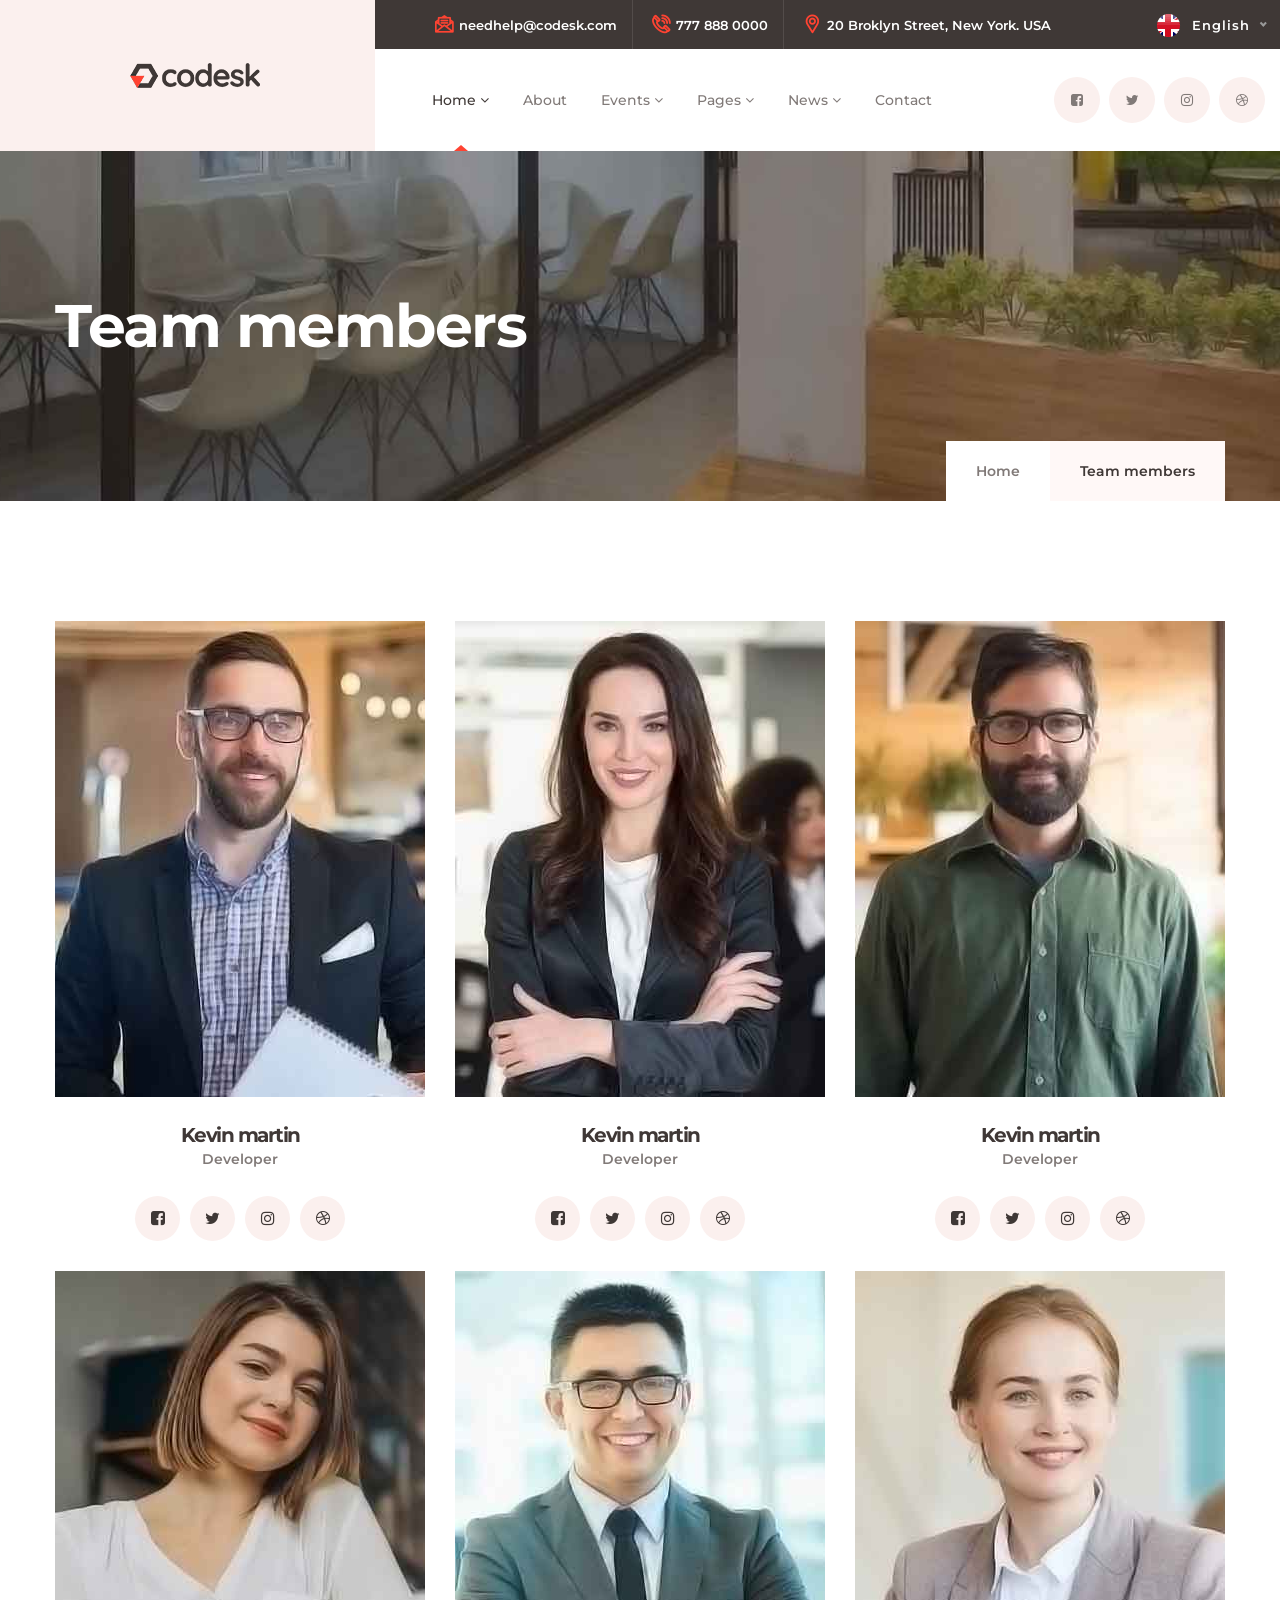
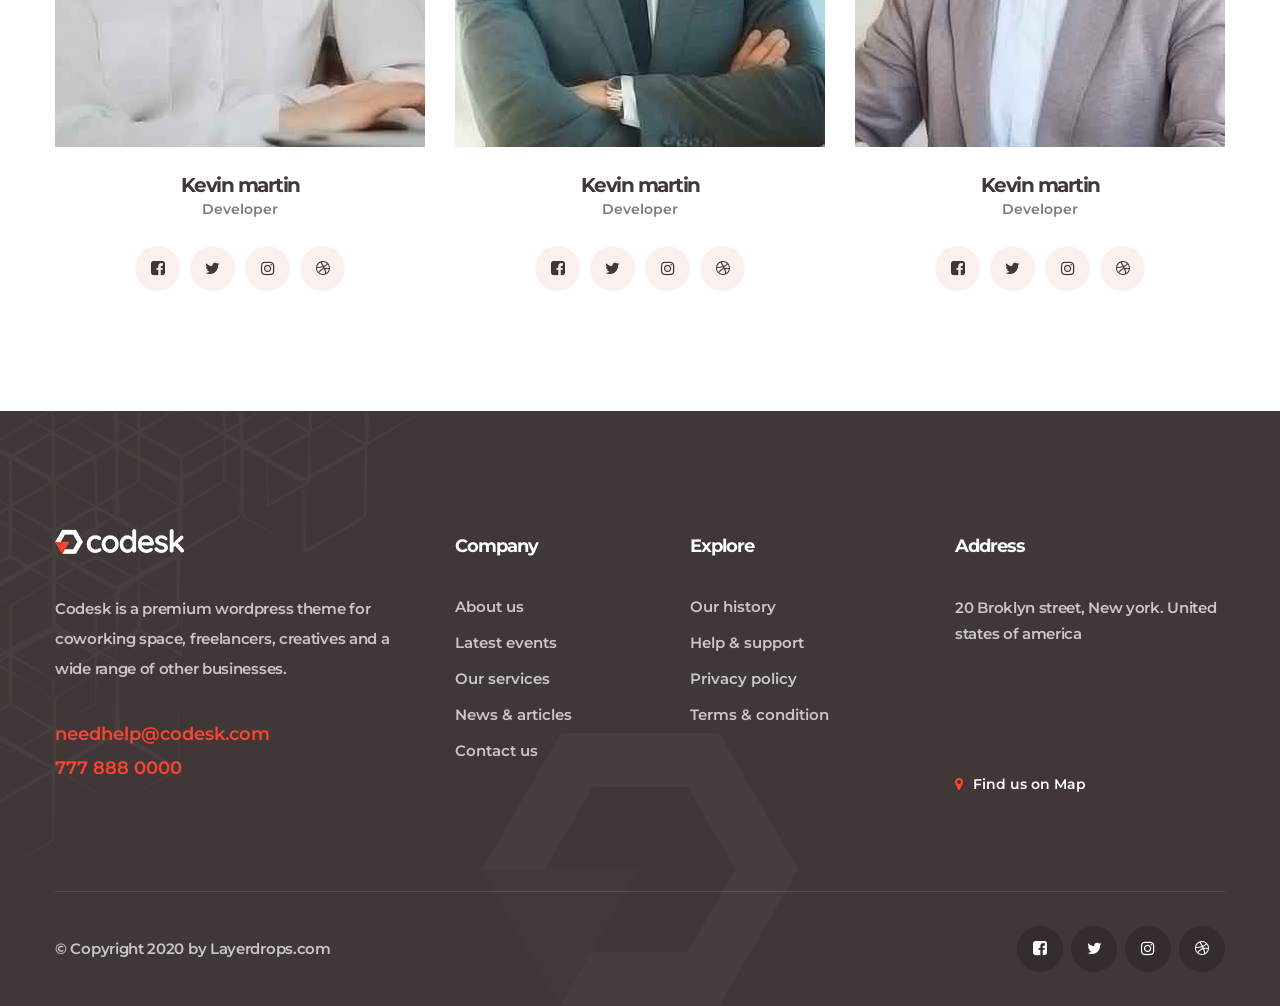
<file: companyHomePage/team.html>
<!doctype html>
<html lang="en">

<head>
   
    <!--====== Required meta tags ======-->
    <meta charset="utf-8">
    <meta http-equiv="x-ua-compatible" content="ie=edge">
    <meta name="description" content="">
    <meta name="viewport" content="width=device-width, initial-scale=1, shrink-to-fit=no">
    
    <!--====== Title ======-->
    <title>Codesk - Coworking Space HTML Template</title>
    
    <!--====== Favicon Icon ======-->
    <link rel="shortcut icon" href="assets/images/we-know-logo.png" type="image/png">

    <!--====== Bootstrap css ======-->
    <link rel="stylesheet" href="assets/css/bootstrap.min.css">
    
    <!--====== Fontawesome css ======-->
    <link rel="stylesheet" href="assets/css/font-awesome.min.css">
    
    <!--====== flaticon css ======-->
    <link rel="stylesheet" href="assets/css/flaticon.css">
    
    <!--====== nice select css ======-->
    <link rel="stylesheet" href="assets/css/nice-select.css">
    
    <!--====== animate css ======-->
    <link rel="stylesheet" href="assets/css/animate.min.css">
    
    <!--====== Magnific Popup css ======-->
    <link rel="stylesheet" href="assets/css/magnific-popup.css">
    
    <!--====== Slick css ======-->
    <link rel="stylesheet" href="assets/css/slick.css">
    
    <!--====== Default css ======-->
    <link rel="stylesheet" href="assets/css/default.css">
    
    <!--====== Style css ======-->
    <link rel="stylesheet" href="assets/css/style.css">
  
  
</head>

<body>

    <!-- PRELOADER -->
    <div class="preloader">
        <div class="lds-ellipsis">
            <span></span>
            <span></span>
            <span></span>
        </div>
    </div>
    <!-- END PRELOADER -->

    <!--====== OFFCANVAS MENU PART START ======-->

    <div class="off_canvars_overlay">
                
    </div>
    <div class="offcanvas_menu">
        <div class="container-fluid">
            <div class="row">
                <div class="col-12">
                    <div class="offcanvas_menu_wrapper">
                        <div class="canvas_close">
                            <a href="javascript:void(0)"><i class="fa fa-times"></i></a>  
                        </div>
                        <div class="offcanvas-social">
                            <ul class="text-center">
                                <li><a href="$"><i class="fa fa-facebook-square"></i></a></li>
                                <li><a href="$"><i class="fa fa-twitter"></i></a></li>
                                <li><a href="$"><i class="fa fa-instagram"></i></a></li>
                                <li><a href="$"><i class="fa fa-dribbble"></i></a></li>
                            </ul>
                        </div>
                        <div id="menu" class="text-left ">
                            <ul class="offcanvas_main_menu">
                                <li class="menu-item-has-children active">
                                    <a href="#">Home</a>
                                    <ul class="sub-menu">
                                        <li><a href="index.html">Home 1</a></li>
                                        <li><a href="index-2.html">Home 2</a></li>
                                        <li><a href="index-3.html">Home 3</a></li>
                                        <li class="menu-item-has-children">
                                            <a href="#">Header Versions</a>
                                            <ul class="sub-menu">
                                                <li><a href="index.html">Header Style 1r</a></li>
                                                <li><a href="index-2.html">Header Style 2</a></li>
                                                <li><a href="index-3.html">Header Style 3</a></li>
                                            </ul>
                                        </li>
                                    </ul>
                                </li>
                                <li class="menu-item-has-children active">
                                    <a href="#">Pages</a>
                                    <ul class="sub-menu">
                                        <li><a href="about.html">About</a></li>
                                        <li><a href="our-team.html">Our Team</a></li>
                                        <li><a href="our-history.html">Our history</a></li>
                                        <li><a href="testimonials.html">testimonials</a></li>
                                    </ul>
                                </li>
                                <li class="menu-item-has-children active">
                                    <a href="#">Services</a>
                                    <ul class="sub-menu">
                                        <li><a href="services.html">Services</a></li>
                                        <li><a href="single-service.html">single service</a></li>
                                    </ul>
                                </li>
                                <li class="menu-item-has-children active">
                                    <a href="#">Recent Projects</a>
                                    <ul class="sub-menu">
                                        <li><a href="projects.html">Projects</a></li>
                                        <li><a href="single-project.html">single project</a></li>
                                    </ul>
                                </li>
                                <li class="menu-item-has-children active">
                                    <a href="#">Blog</a>
                                    <ul class="sub-menu">
                                        <li><a href="posts.html">posts</a></li>
                                        <li><a href="single-post.html">single post</a></li>
                                    </ul>
                                </li>
                                <li class="menu-item-has-children active">
                                    <a href="#">Contact</a>
                                </li>
                            </ul>
                        </div>
                        <div class="offcanvas_footer">
                            <span><a href="mailto:tanvirahmed8282@gmail.com"><i class="fa fa-envelope-o"></i> layerdrops@gmail.com</a></span>
                        </div>
                    </div>
                </div>
            </div>
        </div>
    </div>

    <!--====== OFFCANVAS MENU PART ENDS ======-->
   
    <!--====== HEADER PART START ======-->
    
    <header class="header-area">
        <div class="header-top-area">
            <div class="container-fluid">
                <div class="row">
                    <div class="col-lg-12">
                        <div class="header-top">
                            <ul>
                                <li><a href="mailto:needhelp@codesk.com"><i class="flaticon-message"></i> needhelp@codesk.com</a></li>
                                <li><a href="tel:7778880000"><i class="flaticon-phone-call"></i> 777 888 0000</a></li>
                                <li><a href="#"><i class="flaticon-placeholder"></i> 20 Broklyn Street, New York. USA</a></li>
                            </ul>
                            <div class="dropdown d-none d-md-block">
                                <img src="assets/images/map.png" alt="">
                                <select>
                                    <option value="1">English</option>
                                    <option value="2">Bangla</option>
                                    <option value="3">urdu</option>
                                    <option value="4">Hindi</option>
                                </select>
                            </div>
                        </div>
                    </div>
                </div>
            </div>
        </div>
        <div class="main-header">
            <div class="container-fluid">
                <div class="row">
                    <div class="col-lg-12">
                        <div class="main-header-item d-flex justify-content-between align-items-center">
                            <div class="main-header-menus  d-flex">
                                <div class="header-logo">
                                    <a href="index.html"><img src="assets/images/logo.png" alt="logo"></a>
                                </div>
                                <div class="header-menu d-none d-lg-block">
                                    <ul>
                                        <li>
                                            <a class="active" href="#">Home <i class="fa fa-angle-down"></i></a>
                                            <ul class="sub-menu">
                                                <li><a href="index.html">Home 1</a></li>
                                                <li><a href="index-2.html">Home 2</a></li>
                                                <li><a href="index-3.html">Home 3</a></li>
                                                <li>
                                                    <a href="#">Header Versions</a>
                                                    <ul class="sub-menu">
                                                        <li><a href="index.html">Header Style 1</a></li>
                                                        <li><a href="index-2.html">Header Style 2</a></li>
                                                        <li><a href="index-3.html">Header Style 3</a></li>
                                                    </ul>
                                                </li>
                                            </ul>
                                        </li>
                                        <li>
                                            <a href="about.html">About</a>
                                        </li>
                                        <li>
                                            <a href="#">Events  <i class="fa fa-angle-down"></i></a>
                                            <ul class="sub-menu">
                                                <li><a href="events.html">Events</a></li>
                                                <li><a href="single-event.html">single event</a></li>
                                            </ul>
                                        </li>
                                        <li>
                                            <a href="#">Pages  <i class="fa fa-angle-down"></i></a>
                                            <ul class="sub-menu">
                                                <li><a href="team.html">team</a></li>
                                                <li><a href="pricing.html">pricing</a></li>
                                                <li><a href="book-a-tour.html">book a tour</a></li>
                                                <li><a href="gallery.html">gallery</a></li>
                                            </ul>
                                        </li>
                                        <li>
                                            <a href="#">News  <i class="fa fa-angle-down"></i></a>
                                            <ul class="sub-menu">
                                                <li><a href="news.html">news</a></li>
                                                <li><a href="single-news.html">single news</a></li>
                                            </ul>
                                        </li>
                                        <li><a href="contact.html">Contact</a></li>
                                    </ul>
                                </div>
                            </div>
                            <div class="header-social d-flex align-items-center">
                                <ul class="d-none d-lg-block">
                                    <li><a href="$"><i class="fa fa-facebook-square"></i></a></li>
                                    <li><a href="$"><i class="fa fa-twitter"></i></a></li>
                                    <li><a href="$"><i class="fa fa-instagram"></i></a></li>
                                    <li><a href="$"><i class="fa fa-dribbble"></i></a></li>
                                </ul>
                                <div class="toggle-btn ml-30 canvas_open d-lg-none d-block">
                                    <i class="fa fa-bars"></i>
                                </div>
                            </div>
                        </div>
                    </div>
                </div>
            </div>
        </div>
    </header>
    
    <!--====== HEADER PART ENDS ======-->

    <!--====== PAGE TITLE PART START ======-->

    <div class="page-title-area bg_cover" style="background-image: url(assets/images/page-title-bg.jpg);">
        <div class="container">
            <div class="row">
                <div class="col-lg-12">
                    <div class="page-title-content">
                        <h3 class="title">Team members</h3>
                        <nav aria-label="breadcrumb">
                            <ol class="breadcrumb">
                                <li class="breadcrumb-item"><a href="index.html">Home</a></li>
                                <li class="breadcrumb-item active" aria-current="page">Team members</li>
                            </ol>
                        </nav>
                    </div>
                </div>
            </div>
        </div>
    </div>
    
    <!--====== PAGE TITLE PART ENDS ======-->

    <!--====== TEAM PART START ======-->
    
    <section class="team-area team-page">
        <div class="container">
            <div class="row justify-content-center">
                <div class="col-lg-4 col-md-6 col-sm-7">
                    <div class="team-item mt-30">
                        <div class="team-thumb">
                            <img src="assets/images/team-1.jpg" alt="team">
                        </div>
                        <div class="team-content text-center">
                            <h4 class="title">Kevin martin</h4>
                            <span>Developer</span>
                            <ul>
                                <li><a href="#"><i class="fa fa-facebook-square"></i></a></li>
                                <li><a href="#"><i class="fa fa-twitter"></i></a></li>
                                <li><a href="#"><i class="fa fa-instagram"></i></a></li>
                                <li><a href="#"><i class="fa fa-dribbble"></i></a></li>
                            </ul>
                        </div>
                    </div>
                </div>
                <div class="col-lg-4 col-md-6 col-sm-7">
                    <div class="team-item mt-30">
                        <div class="team-thumb">
                            <img src="assets/images/team-2.jpg" alt="team">
                        </div>
                        <div class="team-content text-center">
                            <h4 class="title">Kevin martin</h4>
                            <span>Developer</span>
                            <ul>
                                <li><a href="#"><i class="fa fa-facebook-square"></i></a></li>
                                <li><a href="#"><i class="fa fa-twitter"></i></a></li>
                                <li><a href="#"><i class="fa fa-instagram"></i></a></li>
                                <li><a href="#"><i class="fa fa-dribbble"></i></a></li>
                            </ul>
                        </div>
                    </div>
                </div>
                <div class="col-lg-4 col-md-6 col-sm-7">
                    <div class="team-item mt-30">
                        <div class="team-thumb">
                            <img src="assets/images/team-3.jpg" alt="team">
                        </div>
                        <div class="team-content text-center">
                            <h4 class="title">Kevin martin</h4>
                            <span>Developer</span>
                            <ul>
                                <li><a href="#"><i class="fa fa-facebook-square"></i></a></li>
                                <li><a href="#"><i class="fa fa-twitter"></i></a></li>
                                <li><a href="#"><i class="fa fa-instagram"></i></a></li>
                                <li><a href="#"><i class="fa fa-dribbble"></i></a></li>
                            </ul>
                        </div>
                    </div>
                </div>
                <div class="col-lg-4 col-md-6 col-sm-7">
                    <div class="team-item mt-30">
                        <div class="team-thumb">
                            <img src="assets/images/team-4.jpg" alt="team">
                        </div>
                        <div class="team-content text-center">
                            <h4 class="title">Kevin martin</h4>
                            <span>Developer</span>
                            <ul>
                                <li><a href="#"><i class="fa fa-facebook-square"></i></a></li>
                                <li><a href="#"><i class="fa fa-twitter"></i></a></li>
                                <li><a href="#"><i class="fa fa-instagram"></i></a></li>
                                <li><a href="#"><i class="fa fa-dribbble"></i></a></li>
                            </ul>
                        </div>
                    </div>
                </div>
                <div class="col-lg-4 col-md-6 col-sm-7">
                    <div class="team-item mt-30">
                        <div class="team-thumb">
                            <img src="assets/images/team-5.jpg" alt="team">
                        </div>
                        <div class="team-content text-center">
                            <h4 class="title">Kevin martin</h4>
                            <span>Developer</span>
                            <ul>
                                <li><a href="#"><i class="fa fa-facebook-square"></i></a></li>
                                <li><a href="#"><i class="fa fa-twitter"></i></a></li>
                                <li><a href="#"><i class="fa fa-instagram"></i></a></li>
                                <li><a href="#"><i class="fa fa-dribbble"></i></a></li>
                            </ul>
                        </div>
                    </div>
                </div>
                <div class="col-lg-4 col-md-6 col-sm-7">
                    <div class="team-item mt-30">
                        <div class="team-thumb">
                            <img src="assets/images/team-6.jpg" alt="team">
                        </div>
                        <div class="team-content text-center">
                            <h4 class="title">Kevin martin</h4>
                            <span>Developer</span>
                            <ul>
                                <li><a href="#"><i class="fa fa-facebook-square"></i></a></li>
                                <li><a href="#"><i class="fa fa-twitter"></i></a></li>
                                <li><a href="#"><i class="fa fa-instagram"></i></a></li>
                                <li><a href="#"><i class="fa fa-dribbble"></i></a></li>
                            </ul>
                        </div>
                    </div>
                </div>
            </div>
        </div>
    </section>
    
    <!--====== TEAM PART ENDS ======-->

    <!--====== FOOTER PART START ======-->
    
    <section class="footer-area">
        <div class="container">
            <div class="row">
                <div class="col-lg-4 col-md-6 col-sm-8">
                    <div class="footer-about mt-30">
                        <div class="logo">
                            <a href="#"><img src="assets/images/logo-2.png" alt="logo"></a>
                        </div>
                        <p>Codesk is a premium wordpress theme for coworking space, freelancers, creatives and a wide range of other businesses.</p>
                        <ul>
                            <li><a href="mailto:needhelp@codesk.com">needhelp@codesk.com</a></li>
                            <li><a href="tel:7778880000">777 888 0000</a></li>
                        </ul>
                    </div>
                </div>
                <div class="col-lg-2 col-md-6 col-sm-6">
                    <div class="footer-list mt-30">
                        <h4 class="title">Company</h4>
                        <ul>
                            <li><a href="#">About us</a></li>
                            <li><a href="#">Latest events</a></li>
                            <li><a href="#">Our services</a></li>
                            <li><a href="#">News & articles</a></li>
                            <li><a href="#">Contact us</a></li>
                        </ul>
                    </div>
                </div>
                <div class="col-lg-3 col-md-6 col-sm-6">
                    <div class="footer-list pl-35 mt-30">
                        <h4 class="title">Explore</h4>
                        <ul>
                            <li><a href="#">Our history</a></li>
                            <li><a href="#">Help & support</a></li>
                            <li><a href="#">Privacy policy</a></li>
                            <li><a href="#">Terms & condition</a></li>
                        </ul>
                    </div>
                </div>
                <div class="col-lg-3 col-md-6">
                    <div class="footer-address mt-30">
                        <h3 class="title">Address</h3>
                        <p>20 Broklyn street, New york. United states of america</p>
                        <iframe src="https://ditu.google.cn/maps/embed?pb=!1m14!1m12!1m3!1d14612.97540392891!2d90.497437!3d23.70298445!2m3!1f0!2f0!3f0!3m2!1i1024!2i768!4f13.1!5e0!3m2!1sen!2sbd!4v1590471441805!5m2!1sen!2sbd" width="600" height="450" style="border:0;" allowfullscreen="" aria-hidden="false" tabindex="0"></iframe>
                        <span><i class="fa fa-map-marker"></i> Find us on Map</span>
                    </div>
                </div>
            </div>
        </div>
        <div class="footer-copyright-area">
            <div class="container">
                <div class="row">
                    <div class="col-lg-12">
                        <div class="footer-copyright d-block d-md-flex justify-content-between align-items-center">
                            <p>© Copyright 2020 by Layerdrops.com</p>
                            <ul>
                                <li><a href="#"><i class="fa fa-facebook-square"></i></a></li>
                                <li><a href="#"><i class="fa fa-twitter"></i></a></li>
                                <li><a href="#"><i class="fa fa-instagram"></i></a></li>
                                <li><a href="#"><i class="fa fa-dribbble"></i></a></li>
                            </ul>
                        </div>
                    </div>
                </div>
            </div>
        </div>
        <div class="footer-pattern">
            <img src="assets/images/footer-pattern.png" alt="">
        </div>
        <div class="footer-logo">
            <img src="assets/images/footer-logo.png" alt="">
        </div>
    </section>
    
    <!--====== FOOTER PART ENDS ======-->
    
    <!--====== GO TO TOP PART START ======-->
    
    <div class="go-top-area">
        <div class="go-top-wrap">
            <div class="go-top-btn-wrap">
                <div class="go-top go-top-btn">
                    <i class="fa fa-angle-double-up"></i>
                    <i class="fa fa-angle-double-up"></i>
                </div>
            </div>
        </div>
    </div>
    
    <!--====== GO TO TOP PART ENDS ======-->
    
    
    

    
    <!--====== jquery js ======-->
    <script src="assets/js/vendor/modernizr-3.6.0.min.js"></script>
    <script src="assets/js/vendor/jquery-3.5.0.js"></script>

    <!--====== Bootstrap js ======-->
    <script src="assets/js/bootstrap.min.js"></script>
    <script src="assets/js/popper.min.js"></script>
    
    <!--====== Slick js ======-->
    <script src="assets/js/slick.min.js"></script>
    
    <!--====== odometer js ======-->
    <script src="assets/js/jquery.counterup.min.js"></script>
    <script src="assets/js/jquery.waypoints.min.js"></script>
    
    <!--====== wow js ======-->
    <script src="assets/js/wow.js"></script>
    
    <!--====== nice select js ======-->
    <script src="assets/js/jquery.nice-select.min.js"></script>
    
    <!--====== Magnific Popup js ======-->
    <script src="assets/js/jquery.magnific-popup.min.js"></script>
    
    <!--====== Main js ======-->
    <script src="assets/js/main.js"></script>

</body>

</html>
</file>
<file: companyHomePage/assets/css/flaticon.css>
/*
  	Flaticon icon font: Flaticon
  	Creation date: 22/05/2020 09:58
  	*/

@font-face {
  font-family: "Flaticon";
  src: url("../fonts/Flaticon.eot");
  src: url("../fonts/Flaticon.eot?#iefix") format("embedded-opentype"),
       url("../fonts/Flaticon.woff2") format("woff2"),
       url("../fonts/Flaticon.woff") format("woff"),
       url("../fonts/Flaticon.ttf") format("truetype"),
       url("../fonts/Flaticon.svg#Flaticon") format("svg");
  font-weight: normal;
  font-style: normal;
}

@media screen and (-webkit-min-device-pixel-ratio:0) {
  @font-face {
    font-family: "Flaticon";
    src: url("../fonts/Flaticon.svg#Flaticon") format("svg");
  }
}

[class^="flaticon-"]:before, [class*=" flaticon-"]:before,
[class^="flaticon-"]:after, [class*=" flaticon-"]:after {   
  font-family: Flaticon;
font-style: normal;
}

.flaticon-message:before { content: "\f100"; }
.flaticon-phone-call:before { content: "\f101"; }
.flaticon-placeholder:before { content: "\f102"; }
.flaticon-right-arrow:before { content: "\f103"; }
.flaticon-arrow:before { content: "\f104"; }
.flaticon-computer:before { content: "\f105"; }
.flaticon-workspace:before { content: "\f106"; }
.flaticon-meeting:before { content: "\f107"; }
.flaticon-plus:before { content: "\f108"; }
.flaticon-minus:before { content: "\f109"; }
.flaticon-wifi:before { content: "\f10a"; }
.flaticon-tray:before { content: "\f10b"; }
.flaticon-parking:before { content: "\f10c"; }
.flaticon-room:before { content: "\f10d"; }
.flaticon-cctv:before { content: "\f10e"; }
.flaticon-menu:before { content: "\f10f"; }
.flaticon-calendar:before { content: "\f110"; }
.flaticon-alarm-clock:before { content: "\f111"; }
.flaticon-map:before { content: "\f112"; }
</file>
<file: companyHomePage/assets/css/nice-select.css>
.nice-select {
  -webkit-tap-highlight-color: transparent;
  background-color: #fff;
  border-radius: 5px;
  border: solid 1px #e8e8e8;
  box-sizing: border-box;
  clear: both;
  cursor: pointer;
  display: block;
  float: left;
  font-family: inherit;
  font-size: 14px;
  font-weight: normal;
  height: 42px;
  line-height: 40px;
  outline: none;
  padding-left: 18px;
  padding-right: 30px;
  position: relative;
  text-align: left !important;
  -webkit-transition: all 0.2s ease-in-out;
  transition: all 0.2s ease-in-out;
  -webkit-user-select: none;
     -moz-user-select: none;
      -ms-user-select: none;
          user-select: none;
  white-space: nowrap;
  width: auto; }
  .nice-select:hover {
    border-color: #dbdbdb; }
  .nice-select:active, .nice-select.open, .nice-select:focus {
    border-color: #999; }
  .nice-select:after {
    border-bottom: 2px solid #999;
    border-right: 2px solid #999;
    content: '';
    display: block;
    height: 5px;
    margin-top: -4px;
    pointer-events: none;
    position: absolute;
    right: 12px;
    top: 50%;
    -webkit-transform-origin: 66% 66%;
        -ms-transform-origin: 66% 66%;
            transform-origin: 66% 66%;
    -webkit-transform: rotate(45deg);
        -ms-transform: rotate(45deg);
            transform: rotate(45deg);
    -webkit-transition: all 0.15s ease-in-out;
    transition: all 0.15s ease-in-out;
    width: 5px; }
  .nice-select.open:after {
    -webkit-transform: rotate(-135deg);
        -ms-transform: rotate(-135deg);
            transform: rotate(-135deg); }
  .nice-select.open .list {
    opacity: 1;
    pointer-events: auto;
    -webkit-transform: scale(1) translateY(0);
        -ms-transform: scale(1) translateY(0);
            transform: scale(1) translateY(0); }
  .nice-select.disabled {
    border-color: #ededed;
    color: #999;
    pointer-events: none; }
    .nice-select.disabled:after {
      border-color: #cccccc; }
  .nice-select.wide {
    width: 100%; }
    .nice-select.wide .list {
      left: 0 !important;
      right: 0 !important; }
  .nice-select.right {
    float: right; }
    .nice-select.right .list {
      left: auto;
      right: 0; }
  .nice-select.small {
    font-size: 12px;
    height: 36px;
    line-height: 34px; }
    .nice-select.small:after {
      height: 4px;
      width: 4px; }
    .nice-select.small .option {
      line-height: 34px;
      min-height: 34px; }
  .nice-select .list {
    background-color: #fff;
    border-radius: 5px;
    box-shadow: 0 0 0 1px rgba(68, 68, 68, 0.11);
    box-sizing: border-box;
    margin-top: 4px;
    opacity: 0;
    overflow: hidden;
    padding: 0;
    pointer-events: none;
    position: absolute;
    top: 100%;
    left: 0;
    -webkit-transform-origin: 50% 0;
        -ms-transform-origin: 50% 0;
            transform-origin: 50% 0;
    -webkit-transform: scale(0.75) translateY(-21px);
        -ms-transform: scale(0.75) translateY(-21px);
            transform: scale(0.75) translateY(-21px);
    -webkit-transition: all 0.2s cubic-bezier(0.5, 0, 0, 1.25), opacity 0.15s ease-out;
    transition: all 0.2s cubic-bezier(0.5, 0, 0, 1.25), opacity 0.15s ease-out;
    z-index: 9; }
    .nice-select .list:hover .option:not(:hover) {
      background-color: transparent !important; }
  .nice-select .option {
    cursor: pointer;
    font-weight: 400;
    line-height: 40px;
    list-style: none;
    min-height: 40px;
    outline: none;
    padding-left: 18px;
    padding-right: 29px;
    text-align: left;
    -webkit-transition: all 0.2s;
    transition: all 0.2s; }
    .nice-select .option:hover, .nice-select .option.focus, .nice-select .option.selected.focus {
      background-color: #f6f6f6; }
    .nice-select .option.selected {
      font-weight: bold; }
    .nice-select .option.disabled {
      background-color: transparent;
      color: #999;
      cursor: default; }

.no-csspointerevents .nice-select .list {
  display: none; }

.no-csspointerevents .nice-select.open .list {
  display: block; }
</file>
<file: companyHomePage/assets/css/default.css>
/* Deafult Margin & Padding */
/*-- Margin Top --*/
.mt-5 {
	margin-top: 5px;
}
.mt-10 {
	margin-top: 10px;
}
.mt-15 {
	margin-top: 15px;
}
.mt-20 {
	margin-top: 20px;
}
.mt-25 {
	margin-top: 25px;
}
.mt-30 {
	margin-top: 30px;
}
.mt-35 {
	margin-top: 35px;
}
.mt-40 {
	margin-top: 40px;
}
.mt-45 {
	margin-top: 45px;
}
.mt-50 {
	margin-top: 50px;
}
.mt-55 {
	margin-top: 55px;
}
.mt-60 {
	margin-top: 60px;
}
.mt-65 {
	margin-top: 65px;
}
.mt-70 {
	margin-top: 70px;
}
.mt-75 {
	margin-top: 75px;
}
.mt-80 {
	margin-top: 80px;
}
.mt-85 {
	margin-top: 85px;
}
.mt-90 {
	margin-top: 90px;
}
.mt-95 {
	margin-top: 95px;
}
.mt-100 {
	margin-top: 100px;
}
.mt-105 {
	margin-top: 105px;
}
.mt-110 {
	margin-top: 110px;
}
.mt-115 {
	margin-top: 115px;
}
.mt-120 {
	margin-top: 120px;
}
.mt-125 {
	margin-top: 125px;
}
.mt-130 {
	margin-top: 130px;
}
.mt-135 {
	margin-top: 135px;
}
.mt-140 {
	margin-top: 140px;
}
.mt-145 {
	margin-top: 145px;
}
.mt-150 {
	margin-top: 150px;
}
.mt-155 {
	margin-top: 155px;
}
.mt-160 {
	margin-top: 160px;
}
.mt-165 {
	margin-top: 165px;
}
.mt-170 {
	margin-top: 170px;
}
.mt-175 {
	margin-top: 175px;
}
.mt-180 {
	margin-top: 180px;
}
.mt-185 {
	margin-top: 185px;
}
.mt-190 {
	margin-top: 190px;
}
.mt-195 {
	margin-top: 195px;
}
.mt-200 {
	margin-top: 200px;
}
/*-- Margin Bottom --*/

.mb-5 {
	margin-bottom: 5px;
}
.mb-10 {
	margin-bottom: 10px;
}
.mb-15 {
	margin-bottom: 15px;
}
.mb-20 {
	margin-bottom: 20px;
}
.mb-25 {
	margin-bottom: 25px;
}
.mb-30 {
	margin-bottom: 30px;
}
.mb-35 {
	margin-bottom: 35px;
}
.mb-40 {
	margin-bottom: 40px;
}
.mb-45 {
	margin-bottom: 45px;
}
.mb-50 {
	margin-bottom: 50px;
}
.mb-55 {
	margin-bottom: 55px;
}
.mb-60 {
	margin-bottom: 60px;
}
.mb-65 {
	margin-bottom: 65px;
}
.mb-70 {
	margin-bottom: 70px;
}
.mb-75 {
	margin-bottom: 75px;
}
.mb-80 {
	margin-bottom: 80px;
}
.mb-85 {
	margin-bottom: 85px;
}
.mb-90 {
	margin-bottom: 90px;
}
.mb-95 {
	margin-bottom: 95px;
}
.mb-100 {
	margin-bottom: 100px;
}
.mb-105 {
	margin-bottom: 105px;
}
.mb-110 {
	margin-bottom: 110px;
}
.mb-115 {
	margin-bottom: 115px;
}
.mb-120 {
	margin-bottom: 120px;
}
.mb-125 {
	margin-bottom: 125px;
}
.mb-130 {
	margin-bottom: 130px;
}
.mb-135 {
	margin-bottom: 135px;
}
.mb-140 {
	margin-bottom: 140px;
}
.mb-145 {
	margin-bottom: 145px;
}
.mb-150 {
	margin-bottom: 150px;
}
.mb-155 {
	margin-bottom: 155px;
}
.mb-160 {
	margin-bottom: 160px;
}
.mb-165 {
	margin-bottom: 165px;
}
.mb-170 {
	margin-bottom: 170px;
}
.mb-175 {
	margin-bottom: 175px;
}
.mb-180 {
	margin-bottom: 180px;
}
.mb-185 {
	margin-bottom: 185px;
}
.mb-190 {
	margin-bottom: 190px;
}
.mb-195 {
	margin-bottom: 195px;
}
.mb-200 {
	margin-bottom: 200px;
}
/*-- margin left --*/
.ml-5 {
	margin-left: 5px;
}
.ml-10 {
	margin-left: 10px;
}
.ml-15 {
	margin-left: 15px;
}
.ml-20 {
	margin-left: 20px;
}
.ml-25 {
	margin-left: 25px;
}
.ml-30 {
	margin-left: 30px;
}
.ml-35 {
	margin-left: 35px;
}
.ml-40 {
	margin-left: 40px;
}
.ml-45 {
	margin-left: 45px;
}
.ml-50 {
	margin-left: 50px;
}
.ml-55 {
	margin-left: 55px;
}
.ml-60 {
	margin-left: 60px;
}
.ml-65 {
	margin-left: 65px;
}
.ml-70 {
	margin-left: 70px;
}
.ml-75 {
	margin-left: 75px;
}
.ml-80 {
	margin-left: 80px;
}
.ml-85 {
	margin-left: 85px;
}
.ml-90 {
	margin-left: 90px;
}
.ml-95 {
	margin-left: 95px;
}
.ml-100 {
	margin-left: 100px;
}
.ml-105 {
	margin-left: 105px;
}
.ml-110 {
	margin-left: 110px;
}
.ml-115 {
	margin-left: 115px;
}
.ml-120 {
	margin-left: 120px;
}
.ml-125 {
	margin-left: 125px;
}
.ml-130 {
	margin-left: 130px;
}
.ml-135 {
	margin-left: 135px;
}
.ml-140 {
	margin-left: 140px;
}
.ml-145 {
	margin-left: 145px;
}
.ml-150 {
	margin-left: 150px;
}
.ml-155 {
	margin-left: 155px;
}
.ml-160 {
	margin-left: 160px;
}
.ml-165 {
	margin-left: 165px;
}
.ml-170 {
	margin-left: 170px;
}
.ml-175 {
	margin-left: 175px;
}
.ml-180 {
	margin-left: 180px;
}
.ml-185 {
	margin-left: 185px;
}
.ml-190 {
	margin-left: 190px;
}
.ml-195 {
	margin-left: 195px;
}
.ml-200 {
	margin-left: 200px;
}
/*-- margin right --*/
.mr-5 {
	margin-right: 5px;
}
.mr-10 {
	margin-right: 10px;
}
.mr-15 {
	margin-right: 15px;
}
.mr-20 {
	margin-right: 20px;
}
.mr-25 {
	margin-right: 25px;
}
.mr-30 {
	margin-right: 30px;
}
.mr-35 {
	margin-right: 35px;
}
.mr-40 {
	margin-right: 40px;
}
.mr-45 {
	margin-right: 45px;
}
.mr-50 {
	margin-right: 50px;
}
.mr-55 {
	margin-right: 55px;
}
.mr-60 {
	margin-right: 60px;
}
.mr-65 {
	margin-right: 65px;
}
.mr-70 {
	margin-right: 70px;
}
.mr-75 {
	margin-right: 75px;
}
.mr-80 {
	margin-right: 80px;
}
.mr-85 {
	margin-right: 85px;
}
.mr-90 {
	margin-right: 90px;
}
.mr-95 {
	margin-right: 95px;
}
.mr-100 {
	margin-right: 100px;
}
.mr-105 {
	margin-right: 105px;
}
.mr-110 {
	margin-right: 110px;
}
.mr-115 {
	margin-right: 115px;
}
.mr-120 {
	margin-right: 120px;
}
.mr-125 {
	margin-right: 125px;
}
.mr-130 {
	margin-right: 130px;
}
.mr-135 {
	margin-right: 135px;
}
.mr-140 {
	margin-right: 140px;
}
.mr-145 {
	margin-right: 145px;
}
.mr-150 {
	margin-right: 150px;
}
.mr-155 {
	margin-right: 155px;
}
.mr-160 {
	margin-right: 160px;
}
.mr-165 {
	margin-right: 165px;
}
.mr-170 {
	margin-right: 170px;
}
.mr-175 {
	margin-right: 175px;
}
.mr-180 {
	margin-right: 180px;
}
.mr-185 {
	margin-right: 185px;
}
.mr-190 {
	margin-right: 190px;
}
.mr-195 {
	margin-right: 195px;
}
.mr-200 {
	margin-right: 200px;
}


/*-- Padding Top --*/

.pt-5 {
	padding-top: 5px;
}
.pt-10 {
	padding-top: 10px;
}
.pt-15 {
	padding-top: 15px;
}
.pt-20 {
	padding-top: 20px;
}
.pt-25 {
	padding-top: 25px;
}
.pt-30 {
	padding-top: 30px;
}
.pt-35 {
	padding-top: 35px;
}
.pt-40 {
	padding-top: 40px;
}
.pt-45 {
	padding-top: 45px;
}
.pt-50 {
	padding-top: 50px;
}
.pt-55 {
	padding-top: 55px;
}
.pt-60 {
	padding-top: 60px;
}
.pt-65 {
	padding-top: 65px;
}
.pt-70 {
	padding-top: 70px;
}
.pt-75 {
	padding-top: 75px;
}
.pt-80 {
	padding-top: 80px;
}
.pt-85 {
	padding-top: 85px;
}
.pt-90 {
	padding-top: 90px;
}
.pt-95 {
	padding-top: 95px;
}
.pt-100 {
	padding-top: 100px;
}
.pt-105 {
	padding-top: 105px;
}
.pt-110 {
	padding-top: 110px;
}
.pt-115 {
	padding-top: 115px;
}
.pt-120 {
	padding-top: 120px;
}
.pt-125 {
	padding-top: 125px;
}
.pt-130 {
	padding-top: 130px;
}
.pt-135 {
	padding-top: 135px;
}
.pt-140 {
	padding-top: 140px;
}
.pt-145 {
	padding-top: 145px;
}
.pt-150 {
	padding-top: 150px;
}
.pt-155 {
	padding-top: 155px;
}
.pt-160 {
	padding-top: 160px;
}
.pt-165 {
	padding-top: 165px;
}
.pt-170 {
	padding-top: 170px;
}
.pt-175 {
	padding-top: 175px;
}
.pt-180 {
	padding-top: 180px;
}
.pt-185 {
	padding-top: 185px;
}
.pt-190 {
	padding-top: 190px;
}
.pt-195 {
	padding-top: 195px;
}
.pt-200 {
	padding-top: 200px;
}
/*-- Padding Bottom --*/

.pb-5 {
	padding-bottom: 5px;
}
.pb-10 {
	padding-bottom: 10px;
}
.pb-15 {
	padding-bottom: 15px;
}
.pb-20 {
	padding-bottom: 20px;
}
.pb-25 {
	padding-bottom: 25px;
}
.pb-30 {
	padding-bottom: 30px;
}
.pb-35 {
	padding-bottom: 35px;
}
.pb-40 {
	padding-bottom: 40px;
}
.pb-45 {
	padding-bottom: 45px;
}
.pb-50 {
	padding-bottom: 50px;
}
.pb-55 {
	padding-bottom: 55px;
}
.pb-60 {
	padding-bottom: 60px;
}
.pb-65 {
	padding-bottom: 65px;
}
.pb-70 {
	padding-bottom: 70px;
}
.pb-75 {
	padding-bottom: 75px;
}
.pb-80 {
	padding-bottom: 80px;
}
.pb-85 {
	padding-bottom: 85px;
}
.pb-90 {
	padding-bottom: 90px;
}
.pb-95 {
	padding-bottom: 95px;
}
.pb-100 {
	padding-bottom: 100px;
}
.pb-105 {
	padding-bottom: 105px;
}
.pb-110 {
	padding-bottom: 110px;
}
.pb-115 {
	padding-bottom: 115px;
}
.pb-120 {
	padding-bottom: 120px;
}
.pb-125 {
	padding-bottom: 125px;
}
.pb-130 {
	padding-bottom: 130px;
}
.pb-135 {
	padding-bottom: 135px;
}
.pb-140 {
	padding-bottom: 140px;
}
.pb-145 {
	padding-bottom: 145px;
}
.pb-150 {
	padding-bottom: 150px;
}
.pb-155 {
	padding-bottom: 155px;
}
.pb-160 {
	padding-bottom: 160px;
}
.pb-165 {
	padding-bottom: 165px;
}
.pb-170 {
	padding-bottom: 170px;
}
.pb-175 {
	padding-bottom: 175px;
}
.pb-180 {
	padding-bottom: 180px;
}
.pb-185 {
	padding-bottom: 185px;
}
.pb-190 {
	padding-bottom: 190px;
}
.pb-195 {
	padding-bottom: 195px;
}
.pb-200 {
	padding-bottom: 200px;
}

/*-- Padding left --*/

.pl-0 {
	padding-left: 0px;
}
.pl-5 {
	padding-left: 5px;
}
.pl-10 {
	padding-left: 10px;
}
.pl-15 {
	padding-left: 15px;
}
.pl-20 {
	padding-left: 20px;
}
.pl-25 {
	padding-left: 25px;
}
.pl-30 {
	padding-left: 30px;
}
.pl-35 {
	padding-left: 35px;
}
.pl-40 {
	padding-left: 40px;
}
.pl-45 {
	padding-left: 45px;
}
.pl-50 {
	padding-left: 50px;
}
.pl-55 {
	padding-left: 55px;
}
.pl-60 {
	padding-left: 60px;
}
.pl-65 {
	padding-left: 65px;
}
.pl-70 {
	padding-left: 70px;
}
.pl-75 {
	padding-left: 75px;
}
.pl-80 {
	padding-left: 80px;
}
.pl-85 {
	padding-left: 85px;
}
.pl-90 {
	padding-left: 90px;
}
.pl-100 {
	padding-left: 100px;
}
.pl-105 {
	padding-left: 105px;
}
.pl-110 {
	padding-left: 110px;
}
.pl-115 {
	padding-left: 115px;
}
.pl-120 {
	padding-left: 120px;
}
.pl-125 {
	padding-left: 125px;
}
/*-- Padding right --*/

.pr-0 {
	padding-right: 0px;
}
.pr-5 {
	padding-right: 5px;
}
.pr-10 {
	padding-right: 10px;
}
.pr-15 {
	padding-right: 15px;
}
.pr-20 {
	padding-right: 20px;
}
.pr-25 {
	padding-right: 25px;
}
.pr-30 {
	padding-right: 30px;
}
.pr-35 {
	padding-right: 35px;
}
.pr-40 {
	padding-right: 40px;
}
.pr-45 {
	padding-right: 45px;
}
.pr-50 {
	padding-right: 50px;
}
.pr-55 {
	padding-right: 55px;
}
.pr-60 {
	padding-right: 60px;
}
.pr-65 {
	padding-right: 65px;
}
.pr-70 {
	padding-right: 70px;
}
.pr-75 {
	padding-right: 75px;
}
.pr-80 {
	padding-right: 80px;
}
.pr-85 {
	padding-right: 85px;
}
.pr-90 {
	padding-right: 90px;
}
.pr-95 {
	padding-right: 95px;
}
.pr-100 {
	padding-right: 100px;
}
.pr-105 {
	padding-right: 105px;
}
/* Background Color */

.gray-bg {
	background: #f6f6f6;
}
.white-bg {
	background: #fff;
}
.black-bg {
	background: #222;
}
/* Color */

.white {
	color: #fff;
}
.black {
	color: #222;
}
/* black overlay */

[data-overlay] {
	position: relative;
}
[data-overlay]::before {
	background: #000 none repeat scroll 0 0;
	content: "";
	height: 100%;
	left: 0;
	position: absolute;
	top: 0;
	width: 100%;
	z-index: 1;
}
[data-overlay="3"]::before {
	opacity: 0.3;
}
[data-overlay="4"]::before {
	opacity: 0.4;
}
[data-overlay="5"]::before {
	opacity: 0.5;
}
[data-overlay="6"]::before {
	opacity: 0.6;
}
[data-overlay="7"]::before {
	opacity: 0.7;
}
[data-overlay="8"]::before {
	opacity: 0.8;
}
[data-overlay="9"]::before {
	opacity: 0.9;
}
</file>
<file: companyHomePage/assets/css/style.css>
/*-----------------------------------------------------------------------------------

    Template Name: Codesk - Creative Office Space HRML5 Template
    Template URI: site.com
    Description: Codesk - Creative Office Space HRML5 Template
    Author: MD THAHERIL ISLAM
    Author Email: tanvirahmed8282@gmail.com
    Author URI: site.com
    Version: 1.0

-----------------------------------------------------------------------------------

    CSS INDEX
    ===================

    01. Theme default CSS
	02. Header
    03. Hero
	04. Footer

-----------------------------------------------------------------------------------*/
/*===========================
    1. COMMON css 
===========================*/
@import url("https://fonts.googleapis.com/css2?family=Montserrat:ital,wght@0,100;0,300;0,400;0,500;0,600;0,700;0,800;0,900;1,300;1,400;1,500;1,600;1,700;1,800&display=swap");
body {
  font-family: "Montserrat", sans-serif;
  font-weight: normal;
  font-style: normal;
  color: #817a78;
  overflow-x: hidden; }

* {
  margin: 0;
  padding: 0;
  -webkit-box-sizing: border-box;
  -moz-box-sizing: border-box;
  box-sizing: border-box; }

img {
  max-width: 100%; }

a:focus,
input:focus,
textarea:focus,
button:focus {
  text-decoration: none;
  outline: none; }

a:focus,
a:hover {
  text-decoration: none; }

i,
span,
a {
  display: inline-block; }

h1,
h2,
h3,
h4,
h5,
h6 {
  font-family: "Montserrat", sans-serif;
  font-weight: 700;
  color: #3f3836;
  margin: 0px;
  letter-spacing: -1.5px; }

h1 {
  font-size: 48px; }

h2 {
  font-size: 36px; }

h3 {
  font-size: 28px; }

h4 {
  font-size: 22px; }

h5 {
  font-size: 18px; }

h6 {
  font-size: 16px; }

ul, ol {
  margin: 0px;
  padding: 0px;
  list-style-type: none; }

p {
  font-size: 16px;
  font-weight: 600;
  line-height: 34px;
  color: #817a78;
  margin: 0px;
  letter-spacing: -.3px; }

.bg_cover {
  background-position: center center;
  background-size: cover;
  background-repeat: no-repeat;
  width: 100%;
  height: 100%; }

.slick-slide {
  outline: 0; }

/*===== All Button Style =====*/
.main-btn {
  display: inline-block;
  font-weight: 600;
  text-align: center;
  white-space: nowrap;
  vertical-align: middle;
  -webkit-user-select: none;
  -moz-user-select: none;
  -ms-user-select: none;
  user-select: none;
  border-left: 2px solid #fff;
  padding: 0 40px;
  font-size: 16px;
  line-height: 68px;
  border-radius: 0px;
  color: #fff;
  cursor: pointer;
  z-index: 5;
  -webkit-transition: all 0.4s ease-out 0s;
  -moz-transition: all 0.4s ease-out 0s;
  -ms-transition: all 0.4s ease-out 0s;
  -o-transition: all 0.4s ease-out 0s;
  transition: all 0.4s ease-out 0s;
  background-color: #ff4332;
  position: relative; }
  .main-btn::before {
    position: absolute;
    content: '';
    left: auto;
    top: 0;
    right: 0;
    height: 100%;
    width: 0px;
    background: #fff;
    z-index: -1;
    -webkit-transition: all 0.4s ease-out 0s;
    -moz-transition: all 0.4s ease-out 0s;
    -ms-transition: all 0.4s ease-out 0s;
    -o-transition: all 0.4s ease-out 0s;
    transition: all 0.4s ease-out 0s; }
  .main-btn:hover {
    color: #ff4332; }
    .main-btn:hover::before {
      width: 100%;
      left: 0;
      right: auto; }
  .main-btn.main-btn-2 {
    border-left-color: #3f3836; }
    .main-btn.main-btn-2::before {
      background: #3f3836; }
    .main-btn.main-btn-2:hover {
      color: #fff; }

/*Loader Css*/
.preloader {
  background-color: #fff;
  bottom: 0;
  height: 100%;
  left: 0;
  position: fixed;
  right: 0;
  top: 0;
  width: 100%;
  z-index: 999999; }

.lds-ellipsis {
  margin: 0 auto;
  position: relative;
  top: 50%;
  -moz-transform: translateY(-50%);
  -webkit-transform: translateY(-50%);
  transform: translateY(-50%);
  width: 64px;
  text-align: center;
  z-index: 9999; }

.lds-ellipsis span {
  display: inline-block;
  width: 15px;
  height: 15px;
  border-radius: 50%;
  background: #ff4332;
  -webkit-animation: ball-pulse-sync .6s 0s infinite ease-in-out;
  animation: ball-pulse-sync .6s 0s infinite ease-in-out; }

.lds-ellipsis span:nth-child(1) {
  -webkit-animation: ball-pulse-sync .6s -.14s infinite ease-in-out;
  animation: ball-pulse-sync 0.6s -0.14s infinite ease-in-out; }

.lds-ellipsis span:nth-child(2) {
  -webkit-animation: ball-pulse-sync .6s -70ms infinite ease-in-out;
  animation: ball-pulse-sync 0.6s -70ms infinite ease-in-out; }

@-webkit-keyframes ball-pulse-sync {
  33% {
    -webkit-transform: translateY(10px);
    transform: translateY(10px); }
  66% {
    -webkit-transform: translateY(-10px);
    transform: translateY(-10px); }
  100% {
    -webkit-transform: translateY(0);
    transform: translateY(0); } }
@keyframes ball-pulse-sync {
  33% {
    -webkit-transform: translateY(10px);
    transform: translateY(10px); }
  66% {
    -webkit-transform: translateY(-10px);
    transform: translateY(-10px); }
  100% {
    -webkit-transform: translateY(0);
    transform: translateY(0); } }
@keyframes bubbleMover {
  0% {
    -webkit-transform: translateY(0px) translateX(0) rotate(0);
    transform: translateY(0px) translateX(0) rotate(0); }
  30% {
    -webkit-transform: translateY(30px) translateX(50px) rotate(15deg);
    transform: translateY(30px) translateX(50px) rotate(15deg);
    -webkit-transform-origin: center center;
    transform-origin: center center; }
  50% {
    -webkit-transform: translateY(50px) translateX(100px) rotate(45deg);
    transform: translateY(50px) translateX(100px) rotate(45deg);
    -webkit-transform-origin: right bottom;
    transform-origin: right bottom; }
  80% {
    -webkit-transform: translateY(30px) translateX(50px) rotate(15deg);
    transform: translateY(30px) translateX(50px) rotate(15deg);
    -webkit-transform-origin: left top;
    transform-origin: left top; }
  100% {
    -webkit-transform: translateY(0px) translateX(0) rotate(0);
    transform: translateY(0px) translateX(0) rotate(0);
    -webkit-transform-origin: center center;
    transform-origin: center center; } }
@keyframes bubbleMover2 {
  0% {
    -webkit-transform: translateY(0px) translateX(0) rotate(0);
    transform: translateY(0px) translateX(0) rotate(0); }
  30% {
    transform: translateY(10px) translateX(20px) rotate(5deg);
    -webkit-transform-origin: center center;
    transform-origin: center center; }
  50% {
    transform: translateY(20px) translateX(40px) rotate(20deg);
    -webkit-transform-origin: right bottom;
    transform-origin: right bottom; }
  80% {
    transform: translateY(30px) translateX(40px) rotate(5deg);
    -webkit-transform-origin: left top;
    transform-origin: left top; }
  100% {
    -webkit-transform: translateY(0px) translateX(0) rotate(0);
    transform: translateY(0px) translateX(0) rotate(0);
    -webkit-transform-origin: center center;
    transform-origin: center center; } }
@keyframes pusher {
  33% {
    transform: scale(0.7); }
  66% {
    transform: scale(1); }
  100% {
    transform: scale(0.7); } }
/*===========================
    2.HEADER css 
===========================*/
.header-area .header-top-area {
  background: #3f3836;
  z-index: 9999;
  position: relative; }
  .header-area .header-top-area::before {
    position: absolute;
    content: '';
    left: 0;
    top: 0;
    height: 100%;
    min-width: 375px;
    background: #fbf0ee; }
    @media only screen and (min-width: 992px) and (max-width: 1200px) {
      .header-area .header-top-area::before {
        min-width: 265px; } }
    @media only screen and (min-width: 768px) and (max-width: 991px) {
      .header-area .header-top-area::before {
        display: none; } }
    @media (max-width: 767px) {
      .header-area .header-top-area::before {
        display: none; } }
  .header-area .header-top-area .header-top {
    display: flex;
    justify-content: space-between;
    align-items: center;
    margin-left: 420px; }
    @media only screen and (min-width: 992px) and (max-width: 1200px) {
      .header-area .header-top-area .header-top {
        margin-left: 280px; } }
    @media only screen and (min-width: 768px) and (max-width: 991px) {
      .header-area .header-top-area .header-top {
        margin-left: 0; } }
    @media (max-width: 767px) {
      .header-area .header-top-area .header-top {
        margin-left: 0;
        display: none; } }
    @media only screen and (min-width: 576px) and (max-width: 767px) {
      .header-area .header-top-area .header-top {
        margin-left: 0;
        display: block; } }
    .header-area .header-top-area .header-top ul li {
      display: inline-block; }
      .header-area .header-top-area .header-top ul li a {
        font-size: 13px;
        display: flex;
        align-items: center;
        font-weight: 600;
        color: #fff;
        padding-right: 40px;
        padding-left: 40px;
        border-right: 1px solid #534c4a;
        line-height: 48px; }
        @media only screen and (min-width: 1200px) and (max-width: 1600px) {
          .header-area .header-top-area .header-top ul li a {
            padding-left: 15px;
            padding-right: 15px; } }
        @media only screen and (min-width: 992px) and (max-width: 1200px) {
          .header-area .header-top-area .header-top ul li a {
            padding-left: 8px;
            padding-right: 8px;
            font-size: 12px; } }
        @media only screen and (min-width: 768px) and (max-width: 991px) {
          .header-area .header-top-area .header-top ul li a {
            padding-left: 15px;
            padding-right: 15px;
            font-size: 12px; } }
        @media (max-width: 767px) {
          .header-area .header-top-area .header-top ul li a {
            padding-left: 6px;
            padding-right: 6px;
            font-size: 12px; } }
        .header-area .header-top-area .header-top ul li a i {
          color: #ff4332;
          font-size: 18px;
          margin-right: 6px; }
      .header-area .header-top-area .header-top ul li:first-child a {
        padding-left: 0; }
      .header-area .header-top-area .header-top ul li:last-child a {
        padding-right: 0;
        border-right: 0; }
    .header-area .header-top-area .header-top .dropdown {
      position: relative; }
      .header-area .header-top-area .header-top .dropdown img {
        position: absolute;
        left: -5px;
        top: 50%;
        transform: translateY(-50%); }
      .header-area .header-top-area .header-top .dropdown .nice-select {
        background-color: transparent;
        border: 0;
        font-size: 13px;
        font-weight: 600;
        text-transform: capitalize;
        color: #fff;
        height: auto;
        line-height: 40px;
        padding: 0 15px 0 30px;
        letter-spacing: 1px;
        z-index: 999; }
        @media (max-width: 767px) {
          .header-area .header-top-area .header-top .dropdown .nice-select {
            display: none; } }
        @media only screen and (min-width: 576px) and (max-width: 767px) {
          .header-area .header-top-area .header-top .dropdown .nice-select {
            display: block; } }
        .header-area .header-top-area .header-top .dropdown .nice-select .list {
          width: 100%; }
          .header-area .header-top-area .header-top .dropdown .nice-select .list .option {
            color: #3f3836;
            display: block; }
        .header-area .header-top-area .header-top .dropdown .nice-select::after {
          right: 0; }
.header-area.header-2-area .main-header {
  top: 30px;
  background: transparent; }
  .header-area.header-2-area .main-header.sticky {
    top: 0;
    box-shadow: none; }
    .header-area.header-2-area .main-header.sticky .main-header-item {
      box-shadow: 0px 5px 5px 0px rgba(0, 0, 0, 0.04); }
  .header-area.header-2-area .main-header::before {
    display: none; }
  .header-area.header-2-area .main-header .main-header-item {
    background: #fff;
    padding: 0 40px;
    position: relative; }
    .header-area.header-2-area .main-header .main-header-item::before {
      position: absolute;
      content: '';
      left: -10px;
      top: 0;
      height: 100%;
      width: 10px;
      background: #ff4332; }
    .header-area.header-2-area .main-header .main-header-item::after {
      position: absolute;
      content: '';
      right: -10px;
      top: 0;
      height: 100%;
      width: 10px;
      background: #ff4332; }
    .header-area.header-2-area .main-header .main-header-item .header-logo {
      margin-top: 0;
      background-color: transparent;
      min-width: auto;
      margin-right: 35px; }
    .header-area.header-2-area .main-header .main-header-item .header-social .info {
      padding-left: 50px;
      position: relative; }
      @media (max-width: 767px) {
        .header-area.header-2-area .main-header .main-header-item .header-social .info {
          display: none; } }
      @media only screen and (min-width: 576px) and (max-width: 767px) {
        .header-area.header-2-area .main-header .main-header-item .header-social .info {
          display: block; } }
      .header-area.header-2-area .main-header .main-header-item .header-social .info::before {
        position: absolute;
        content: '';
        left: -50px;
        top: 50%;
        transform: translateY(-50%);
        width: 1px;
        height: 58px;
        background: #f7eae8; }
        @media only screen and (min-width: 992px) and (max-width: 1200px) {
          .header-area.header-2-area .main-header .main-header-item .header-social .info::before {
            left: -30px; } }
      .header-area.header-2-area .main-header .main-header-item .header-social .info i {
        position: absolute;
        left: 0;
        top: 50%;
        transform: translateY(-50%);
        font-size: 30px;
        color: #ff4332; }
      .header-area.header-2-area .main-header .main-header-item .header-social .info .title {
        font-size: 16px;
        font-weight: 700;
        color: #3f3836; }
      .header-area.header-2-area .main-header .main-header-item .header-social .info span {
        font-size: 13px;
        font-weight: 500;
        color: #817a78; }
    .header-area.header-2-area .main-header .main-header-item .header-menu ul li > a {
      margin: 0 21px 0 20px; }
      @media only screen and (min-width: 992px) and (max-width: 1200px) {
        .header-area.header-2-area .main-header .main-header-item .header-menu ul li > a {
          margin: 0 10px; } }
    .header-area.header-2-area .main-header .main-header-item .header-menu ul li .sub-menu > li > a {
      margin: 0; }
.header-area.header-2-area.header-3-area .main-header {
  background: #fff;
  border-bottom: 1px solid #f7eae7;
  top: 50px; }
  @media (max-width: 767px) {
    .header-area.header-2-area.header-3-area .main-header {
      top: 0; } }
  @media only screen and (min-width: 576px) and (max-width: 767px) {
    .header-area.header-2-area.header-3-area .main-header {
      top: 50px; } }
  .header-area.header-2-area.header-3-area .main-header.sticky {
    top: 0; }
  .header-area.header-2-area.header-3-area .main-header .main-header-item {
    padding: 0; }
    .header-area.header-2-area.header-3-area .main-header .main-header-item::before {
      display: none; }
    .header-area.header-2-area.header-3-area .main-header .main-header-item::after {
      display: none; }
    .header-area.header-2-area.header-3-area .main-header .main-header-item .header-menu ul li > a {
      margin: 0 32px; }
.header-area.header-2-area.header-3-area .header-top-3-area {
  background: #fff;
  border-bottom: 1px solid #f7eae7; }
  .header-area.header-2-area.header-3-area .header-top-3-area::before {
    display: none; }
  .header-area.header-2-area.header-3-area .header-top-3-area .header-top {
    margin-left: 0; }
    .header-area.header-2-area.header-3-area .header-top-3-area .header-top ul li a {
      color: #817a78;
      border-right-color: #f7eae7;
      padding-right: 38px;
      padding-left: 38px; }
      @media only screen and (min-width: 768px) and (max-width: 991px) {
        .header-area.header-2-area.header-3-area .header-top-3-area .header-top ul li a {
          padding-left: 10px;
          padding-right: 10px; } }
      @media (max-width: 767px) {
        .header-area.header-2-area.header-3-area .header-top-3-area .header-top ul li a {
          padding-left: 10px;
          padding-right: 10px;
          font-size: 10px; } }
    .header-area.header-2-area.header-3-area .header-top-3-area .header-top ul li:first-child a {
      padding-left: 0; }
    .header-area.header-2-area.header-3-area .header-top-3-area .header-top ul li:last-child a {
      padding-right: 0; }
    .header-area.header-2-area.header-3-area .header-top-3-area .header-top .dropdown .nice-select {
      color: #3f3836; }

.main-header {
  background: #fff;
  position: absolute;
  left: 0;
  top: 49px;
  right: 0;
  z-index: 999; }
  @media (max-width: 767px) {
    .main-header {
      top: 0; } }
  @media only screen and (min-width: 576px) and (max-width: 767px) {
    .main-header {
      top: 49px; } }
  .main-header::before {
    position: absolute;
    content: '';
    left: 0;
    top: 0;
    height: 100%;
    min-width: 10%;
    background: #fbf0ee; }
  .main-header .main-header-item .header-logo {
    background: #fbf0ee;
    min-width: 360px;
    text-align: center;
    margin-top: -50px;
    display: flex;
    align-items: center;
    justify-content: center; }
    @media only screen and (min-width: 992px) and (max-width: 1200px) {
      .main-header .main-header-item .header-logo {
        min-width: 250px; } }
    @media only screen and (min-width: 768px) and (max-width: 991px) {
      .main-header .main-header-item .header-logo {
        margin-top: 0;
        line-height: 70px;
        min-width: auto;
        padding-right: 15px; } }
    @media (max-width: 767px) {
      .main-header .main-header-item .header-logo {
        margin-top: 0;
        line-height: 70px;
        min-width: auto;
        padding-right: 15px; } }
  .main-header .main-header-item .header-btn a {
    background: #ff4332;
    line-height: 70px;
    padding: 0 60px 0 85px;
    color: #fff;
    font-size: 14px;
    font-weight: 700;
    text-transform: uppercase;
    letter-spacing: 1px;
    position: relative;
    border-right: 10px solid #fff;
    white-space: nowrap;
    z-index: 5;
    -webkit-transition: all 0.4s ease-out 0s;
    -moz-transition: all 0.4s ease-out 0s;
    -ms-transition: all 0.4s ease-out 0s;
    -o-transition: all 0.4s ease-out 0s;
    transition: all 0.4s ease-out 0s; }
    @media only screen and (min-width: 992px) and (max-width: 1200px) {
      .main-header .main-header-item .header-btn a {
        padding: 0 30px 0 55px; } }
    @media (max-width: 767px) {
      .main-header .main-header-item .header-btn a {
        padding: 0 20px; } }
    .main-header .main-header-item .header-btn a::before {
      position: absolute;
      content: '';
      left: 60px;
      top: 50%;
      transform: translateY(-50%);
      height: 2px;
      width: 15px;
      background: #fff;
      -webkit-transition: all 0.4s ease-out 0s;
      -moz-transition: all 0.4s ease-out 0s;
      -ms-transition: all 0.4s ease-out 0s;
      -o-transition: all 0.4s ease-out 0s;
      transition: all 0.4s ease-out 0s; }
      @media only screen and (min-width: 992px) and (max-width: 1200px) {
        .main-header .main-header-item .header-btn a::before {
          left: 30px; } }
      @media (max-width: 767px) {
        .main-header .main-header-item .header-btn a::before {
          display: none; } }
      @media only screen and (min-width: 576px) and (max-width: 767px) {
        .main-header .main-header-item .header-btn a::before {
          display: block; } }
    .main-header .main-header-item .header-btn a:hover {
      color: #fff;
      background: #192437; }
      .main-header .main-header-item .header-btn a:hover::before {
        background: #fff; }
  .main-header .main-header-item .header-menu ul {
    padding: 0 0px 0 30px; }
    @media only screen and (min-width: 1200px) and (max-width: 1600px) {
      .main-header .main-header-item .header-menu ul {
        padding: 0 0 0 37px; } }
    @media only screen and (min-width: 992px) and (max-width: 1200px) {
      .main-header .main-header-item .header-menu ul {
        padding: 0 15px; } }
    .main-header .main-header-item .header-menu ul li {
      display: inline-block;
      position: relative; }
      .main-header .main-header-item .header-menu ul li > a {
        line-height: 102px;
        font-size: 14px;
        color: #817a78;
        text-transform: capitalize;
        font-weight: 500;
        margin: 0 28px 0 30px;
        -webkit-transition: all 0.3s ease-out 0s;
        -moz-transition: all 0.3s ease-out 0s;
        -ms-transition: all 0.3s ease-out 0s;
        -o-transition: all 0.3s ease-out 0s;
        transition: all 0.3s ease-out 0s;
        position: relative; }
        .main-header .main-header-item .header-menu ul li > a::before {
          position: absolute;
          content: '';
          bottom: 0;
          left: 50%;
          transform: translateX(-50%);
          width: 0;
          height: 0;
          border-left: 7px solid transparent;
          border-right: 7px solid transparent;
          border-bottom: 6px solid #ff4332;
          opacity: 0;
          -webkit-transition: all 0.3s ease-out 0s;
          -moz-transition: all 0.3s ease-out 0s;
          -ms-transition: all 0.3s ease-out 0s;
          -o-transition: all 0.3s ease-out 0s;
          transition: all 0.3s ease-out 0s; }
        @media only screen and (min-width: 1200px) and (max-width: 1600px) {
          .main-header .main-header-item .header-menu ul li > a {
            margin: 0 10px 0 20px; } }
        @media only screen and (min-width: 992px) and (max-width: 1200px) {
          .main-header .main-header-item .header-menu ul li > a {
            margin: 0 10px 0 10px; } }
        .main-header .main-header-item .header-menu ul li > a.active {
          color: #3f3836;
          font-weight: 500; }
          .main-header .main-header-item .header-menu ul li > a.active::before {
            opacity: 1; }
      .main-header .main-header-item .header-menu ul li .sub-menu {
        position: absolute;
        left: 30px;
        top: 110%;
        width: 200px;
        background-color: #fff;
        opacity: 0;
        visibility: hidden;
        -webkit-transition: all 0.3s ease-out 0s;
        -moz-transition: all 0.3s ease-out 0s;
        -ms-transition: all 0.3s ease-out 0s;
        -o-transition: all 0.3s ease-out 0s;
        transition: all 0.3s ease-out 0s;
        z-index: 99;
        -webkit-box-shadow: 0 2px 6px 0 rgba(0, 0, 0, 0.16);
        -moz-box-shadow: 0 2px 6px 0 rgba(0, 0, 0, 0.16);
        box-shadow: 0 2px 6px 0 rgba(0, 0, 0, 0.16);
        border-top: 4px solid #ff4332;
        padding: 0; }
        @media only screen and (min-width: 1200px) and (max-width: 1600px) {
          .main-header .main-header-item .header-menu ul li .sub-menu {
            left: 20px; } }
        @media only screen and (min-width: 992px) and (max-width: 1200px) {
          .main-header .main-header-item .header-menu ul li .sub-menu {
            left: 15px; } }
        @media only screen and (min-width: 768px) and (max-width: 991px) {
          .main-header .main-header-item .header-menu ul li .sub-menu {
            position: relative !important;
            width: 100% !important;
            left: 0 !important;
            top: auto !important;
            opacity: 1 !important;
            visibility: visible !important;
            display: none;
            right: auto;
            -webkit-transform: translateX(0%);
            -moz-transform: translateX(0%);
            -ms-transform: translateX(0%);
            -o-transform: translateX(0%);
            transform: translateX(0%);
            -webkit-transition: all 0s ease-out 0s;
            -moz-transition: all 0s ease-out 0s;
            -ms-transition: all 0s ease-out 0s;
            -o-transition: all 0s ease-out 0s;
            transition: all 0s ease-out 0s;
            -webkit-box-shadow: none;
            -moz-box-shadow: none;
            box-shadow: none;
            text-align: left;
            border-top: 0; } }
        @media (max-width: 767px) {
          .main-header .main-header-item .header-menu ul li .sub-menu {
            position: relative !important;
            width: 100% !important;
            left: 0 !important;
            top: auto !important;
            opacity: 1 !important;
            visibility: visible !important;
            display: none;
            right: auto;
            -webkit-transform: translateX(0%);
            -moz-transform: translateX(0%);
            -ms-transform: translateX(0%);
            -o-transform: translateX(0%);
            transform: translateX(0%);
            -webkit-transition: all 0s ease-out 0s;
            -moz-transition: all 0s ease-out 0s;
            -ms-transition: all 0s ease-out 0s;
            -o-transition: all 0s ease-out 0s;
            transition: all 0s ease-out 0s;
            -webkit-box-shadow: none;
            -moz-box-shadow: none;
            box-shadow: none;
            text-align: left;
            border-top: 0; } }
        .main-header .main-header-item .header-menu ul li .sub-menu > li {
          position: relative;
          display: block; }
          .main-header .main-header-item .header-menu ul li .sub-menu > li a {
            display: block;
            padding: 10px 24px;
            margin: 0;
            position: relative;
            color: #222;
            -webkit-transition: all 0.3s ease-out 0s;
            -moz-transition: all 0.3s ease-out 0s;
            -ms-transition: all 0.3s ease-out 0s;
            -o-transition: all 0.3s ease-out 0s;
            transition: all 0.3s ease-out 0s;
            border-radius: 0;
            margin: 0 0;
            line-height: 30px;
            border-top: 1px solid #ff4332; }
            .main-header .main-header-item .header-menu ul li .sub-menu > li a::before {
              display: none; }
            .main-header .main-header-item .header-menu ul li .sub-menu > li a i {
              float: right;
              font-size: 14px;
              margin-top: 5px; }
              @media only screen and (min-width: 768px) and (max-width: 991px) {
                .main-header .main-header-item .header-menu ul li .sub-menu > li a i {
                  display: none; } }
              @media (max-width: 767px) {
                .main-header .main-header-item .header-menu ul li .sub-menu > li a i {
                  display: none; } }
          .main-header .main-header-item .header-menu ul li .sub-menu > li .sub-menu {
            right: auto;
            left: 100%;
            top: 0;
            opacity: 0;
            visibility: hidden;
            -webkit-transition: all 0.3s ease-out 0s;
            -moz-transition: all 0.3s ease-out 0s;
            -ms-transition: all 0.3s ease-out 0s;
            -o-transition: all 0.3s ease-out 0s;
            transition: all 0.3s ease-out 0s; }
            @media only screen and (min-width: 768px) and (max-width: 991px) {
              .main-header .main-header-item .header-menu ul li .sub-menu > li .sub-menu {
                padding-left: 30px; } }
            @media (max-width: 767px) {
              .main-header .main-header-item .header-menu ul li .sub-menu > li .sub-menu {
                padding-left: 30px; } }
            .main-header .main-header-item .header-menu ul li .sub-menu > li .sub-menu li:hover .sub-menu {
              top: 0 !important; }
          .main-header .main-header-item .header-menu ul li .sub-menu > li:hover .sub-menu {
            top: 0%;
            opacity: 1;
            visibility: visible; }
          .main-header .main-header-item .header-menu ul li .sub-menu > li:hover > a {
            background-color: #3f3836;
            color: #fff !important; }
      .main-header .main-header-item .header-menu ul li:hover > a {
        color: #3f3836;
        font-weight: 500; }
        .main-header .main-header-item .header-menu ul li:hover > a::before {
          opacity: 1; }
      .main-header .main-header-item .header-menu ul li:hover .sub-menu {
        opacity: 1;
        visibility: visible;
        top: 100%; }
      .main-header .main-header-item .header-menu ul li:last-child a {
        margin-right: 0 !important; }
  .main-header .main-header-item .header-social {
    position: relative; }
    .main-header .main-header-item .header-social ul li {
      display: inline-block; }
      .main-header .main-header-item .header-social ul li a {
        height: 46px;
        width: 46px;
        text-align: center;
        line-height: 46px;
        border-radius: 50%;
        background: #fbf0ee;
        font-size: 14px;
        color: #817a78;
        margin-left: 5px;
        -webkit-transition: all 0.3s ease-out 0s;
        -moz-transition: all 0.3s ease-out 0s;
        -ms-transition: all 0.3s ease-out 0s;
        -o-transition: all 0.3s ease-out 0s;
        transition: all 0.3s ease-out 0s; }
        .main-header .main-header-item .header-social ul li a:hover {
          background: #ff4332;
          color: #fff; }
  .main-header .main-header-item .toggle-btn {
    font-size: 24px;
    color: #817a78;
    display: none;
    cursor: pointer; }
    @media only screen and (min-width: 768px) and (max-width: 991px) {
      .main-header .main-header-item .toggle-btn {
        display: block; } }
    @media (max-width: 767px) {
      .main-header .main-header-item .toggle-btn {
        display: block; } }
  .main-header.sticky {
    position: fixed;
    left: 0;
    top: 0;
    right: 0;
    z-index: 999;
    animation: sticky  1.2s;
    box-shadow: 0px 5px 5px 0px rgba(0, 0, 0, 0.04); }
    .main-header.sticky .main-header-item .header-logo {
      margin-top: 0; }

.off_canvars_overlay {
  width: 100%;
  height: 100%;
  position: fixed;
  z-index: 9998;
  opacity: 0;
  visibility: hidden;
  cursor: crosshair;
  background: #232323;
  top: 0; }
  .off_canvars_overlay.active {
    opacity: .5;
    visibility: visible; }

.offcanvas_menu {
  display: none; }
  @media only screen and (min-width: 768px) and (max-width: 991px) {
    .offcanvas_menu {
      display: block; } }
  @media (max-width: 767px) {
    .offcanvas_menu {
      display: block; } }

.offcanvas_menu_wrapper {
  width: 290px;
  position: fixed;
  background: #fff;
  z-index: 9999;
  top: 0;
  height: 100vh;
  transition: .5s;
  left: 0;
  margin-left: -300px;
  padding: 50px 15px 30px;
  overflow-y: auto; }
  .offcanvas_menu_wrapper.active {
    margin-left: 0; }
  .offcanvas_menu_wrapper .slinky-theme-default {
    background: inherit;
    min-height: 300px;
    overflow-y: auto; }
  .offcanvas_menu_wrapper .header-btn {
    margin-bottom: 30px; }
    .offcanvas_menu_wrapper .header-btn a {
      color: #222; }
      .offcanvas_menu_wrapper .header-btn a:hover {
        color: #222; }

.offcanvas_main_menu li {
  position: relative; }
  .offcanvas_main_menu li:last-child {
    margin: 0; }
  .offcanvas_main_menu li span.menu-expand {
    position: absolute;
    right: 0; }
  .offcanvas_main_menu li a {
    font-size: 14px;
    font-weight: 500;
    text-transform: capitalize;
    display: block;
    padding-bottom: 10px;
    margin-bottom: 10px;
    border-bottom: 1px solid #ededed;
    color: #222;
    -webkit-transition: all 0.3s ease-out 0s;
    -moz-transition: all 0.3s ease-out 0s;
    -ms-transition: all 0.3s ease-out 0s;
    -o-transition: all 0.3s ease-out 0s;
    transition: all 0.3s ease-out 0s; }
    .offcanvas_main_menu li a:hover {
      color: #ff4332; }
  .offcanvas_main_menu li ul.sub-menu {
    padding-left: 20px; }

.offcanvas_footer {
  margin-top: 50px;
  padding-bottom: 50px;
  text-align: center; }
  .offcanvas_footer span a {
    font-size: 14px;
    color: #222;
    -webkit-transition: all 0.3s ease-out 0s;
    -moz-transition: all 0.3s ease-out 0s;
    -ms-transition: all 0.3s ease-out 0s;
    -o-transition: all 0.3s ease-out 0s;
    transition: all 0.3s ease-out 0s; }
    .offcanvas_footer span a:hover {
      color: #ff4332; }

.canvas_close {
  position: absolute;
  top: 10px;
  right: 13px; }
  .canvas_close a {
    font-size: 18px;
    text-transform: uppercase;
    font-weight: 500;
    width: 32px;
    height: 32px;
    display: block;
    text-align: center;
    line-height: 30px;
    border: 1px solid #ededed;
    border-radius: 50%;
    color: #222;
    -webkit-transition: all 0.3s ease-out 0s;
    -moz-transition: all 0.3s ease-out 0s;
    -ms-transition: all 0.3s ease-out 0s;
    -o-transition: all 0.3s ease-out 0s;
    transition: all 0.3s ease-out 0s; }
    .canvas_close a:hover {
      background: #ff4332;
      border-color: #ff4332;
      color: #fff; }

.canvas_open a {
  font-size: 26px;
  width: 50px;
  height: 42px;
  display: block;
  line-height: 39px;
  text-align: center;
  border: 1px solid #232323;
  color: #222;
  -webkit-transition: all 0.3s ease-out 0s;
  -moz-transition: all 0.3s ease-out 0s;
  -ms-transition: all 0.3s ease-out 0s;
  -o-transition: all 0.3s ease-out 0s;
  transition: all 0.3s ease-out 0s; }
  .canvas_open a:hover {
    color: #ff4332;
    border-color: #ff4332; }

.offcanvas-social {
  margin-bottom: 40px; }
  .offcanvas-social ul li {
    display: inline-block; }
    .offcanvas-social ul li a {
      height: 40px;
      width: 40px;
      text-align: center;
      line-height: 38px;
      color: #ff4332;
      border: 1px solid #eaeaea;
      border-radius: 50%;
      margin: 0 5px;
      -webkit-transition: all 0.3s ease-out 0s;
      -moz-transition: all 0.3s ease-out 0s;
      -ms-transition: all 0.3s ease-out 0s;
      -o-transition: all 0.3s ease-out 0s;
      transition: all 0.3s ease-out 0s; }
      .offcanvas-social ul li a:hover {
        background: #ff4332;
        border-color: #ff4332;
        color: #fff; }

@-webkit-keyframes sticky {
  0% {
    top: -200px; }
  100% {
    top: 0; } }
@keyframes sticky {
  0% {
    top: -200px; }
  100% {
    top: 0; } }
/*===========================
    3.BANNER css 
===========================*/
.banner-area {
  height: 810px;
  position: relative; }
  .banner-area .banner-social {
    position: absolute;
    right: -40px;
    top: 50%;
    transform: translateY(-50%) rotate(-90deg); }
    @media (max-width: 767px) {
      .banner-area .banner-social {
        display: none; } }
    @media only screen and (min-width: 576px) and (max-width: 767px) {
      .banner-area .banner-social {
        display: block; } }
    .banner-area .banner-social ul {
      display: flex; }
      .banner-area .banner-social ul li a {
        font-weight: 600;
        color: #fff;
        margin: 0 14px; }
        .banner-area .banner-social ul li a:hover {
          text-decoration: underline; }
  .banner-area .banner-slide-number {
    position: relative; }
    .banner-area .banner-slide-number span {
      font-size: 200px;
      font-weight: 700;
      opacity: .15;
      color: #fff;
      position: absolute;
      right: 0;
      top: -280px; }
  .banner-area .banner-content {
    position: relative;
    overflow: hidden; }
    .banner-area .banner-content::before {
      position: absolute;
      content: '';
      left: 0;
      top: 5px;
      width: 2px;
      height: 312px;
      background: #ff4332; }
    .banner-area .banner-content > span {
      font-size: 20px;
      font-weight: 600;
      color: #fff;
      display: flex;
      align-items: center;
      padding-left: 30px; }
      @media (max-width: 767px) {
        .banner-area .banner-content > span {
          padding-left: 5px; } }
      @media only screen and (min-width: 576px) and (max-width: 767px) {
        .banner-area .banner-content > span {
          padding-left: 30px; } }
      .banner-area .banner-content > span img {
        padding-right: 10px; }
    .banner-area .banner-content .title {
      font-size: 90px;
      line-height: 90px;
      color: #fff;
      padding-left: 30px;
      padding-top: 12px;
      padding-bottom: 40px; }
      @media only screen and (min-width: 992px) and (max-width: 1200px) {
        .banner-area .banner-content .title {
          font-size: 70px;
          line-height: 80px; } }
      @media only screen and (min-width: 768px) and (max-width: 991px) {
        .banner-area .banner-content .title {
          font-size: 76px;
          line-height: 86px; } }
      @media (max-width: 767px) {
        .banner-area .banner-content .title {
          font-size: 42px;
          line-height: 52px;
          padding-left: 5px; } }
      @media only screen and (min-width: 576px) and (max-width: 767px) {
        .banner-area .banner-content .title {
          font-size: 55px;
          line-height: 65px;
          padding-left: 30px; } }

.banner-slide {
  position: relative;
  margin-top: 102px; }
  @media only screen and (min-width: 768px) and (max-width: 991px) {
    .banner-slide {
      margin-top: 70px; } }
  @media (max-width: 767px) {
    .banner-slide {
      margin-top: 70px; } }
  .banner-slide .slick-arrow {
    position: absolute;
    bottom: 0;
    z-index: 99;
    height: 80px;
    width: 95px;
    background: #fff;
    text-align: center;
    line-height: 80px;
    color: #817a78;
    cursor: pointer;
    font-size: 18px;
    -webkit-transition: all 0.3s ease-out 0s;
    -moz-transition: all 0.3s ease-out 0s;
    -ms-transition: all 0.3s ease-out 0s;
    -o-transition: all 0.3s ease-out 0s;
    transition: all 0.3s ease-out 0s; }
    .banner-slide .slick-arrow:hover {
      background: #fff8f7;
      color: #ff4332; }
    .banner-slide .slick-arrow.prev {
      left: calc((100% - 1170px) / 2); }
      @media only screen and (min-width: 992px) and (max-width: 1200px) {
        .banner-slide .slick-arrow.prev {
          left: calc((100% - 930px) / 2); } }
      @media only screen and (min-width: 768px) and (max-width: 991px) {
        .banner-slide .slick-arrow.prev {
          left: 0; } }
    .banner-slide .slick-arrow.next {
      left: calc((100% - 980px) / 2); }
      @media only screen and (min-width: 992px) and (max-width: 1200px) {
        .banner-slide .slick-arrow.next {
          left: calc((100% - 740px) / 2); } }
      @media only screen and (min-width: 768px) and (max-width: 991px) {
        .banner-slide .slick-arrow.next {
          left: 95px; } }
  .banner-slide.banner-slide-2 {
    margin-top: 0; }
    .banner-slide.banner-slide-2 .banner-area {
      height: 960px;
      position: relative; }
      .banner-slide.banner-slide-2 .banner-area .banner-content {
        margin-bottom: -120px; }
        .banner-slide.banner-slide-2 .banner-area .banner-content::before {
          display: none; }
        .banner-slide.banner-slide-2 .banner-area .banner-content .title {
          font-size: 90px;
          line-height: 90px;
          font-weight: 900;
          letter-spacing: -2.8px;
          padding-left: 0;
          padding-bottom: 28px; }
          @media only screen and (min-width: 992px) and (max-width: 1200px) {
            .banner-slide.banner-slide-2 .banner-area .banner-content .title {
              font-size: 70px;
              line-height: 80px; } }
          @media only screen and (min-width: 768px) and (max-width: 991px) {
            .banner-slide.banner-slide-2 .banner-area .banner-content .title {
              font-size: 54px;
              line-height: 64px; } }
          @media (max-width: 767px) {
            .banner-slide.banner-slide-2 .banner-area .banner-content .title {
              font-size: 32px;
              line-height: 42px;
              letter-spacing: 0; } }
          @media only screen and (min-width: 576px) and (max-width: 767px) {
            .banner-slide.banner-slide-2 .banner-area .banner-content .title {
              font-size: 54px;
              line-height: 64px; } }
          .banner-slide.banner-slide-2 .banner-area .banner-content .title span {
            color: #ff4332; }
        .banner-slide.banner-slide-2 .banner-area .banner-content p {
          font-size: 20px;
          font-weight: 600;
          color: #fff;
          line-height: 36px;
          padding: 0 60px 43px; }
          @media (max-width: 767px) {
            .banner-slide.banner-slide-2 .banner-area .banner-content p {
              padding: 0 0 43px;
              font-size: 16px; } }
          @media only screen and (min-width: 576px) and (max-width: 767px) {
            .banner-slide.banner-slide-2 .banner-area .banner-content p {
              padding: 0 50px 43px; } }
      .banner-slide.banner-slide-2 .banner-area .banner-logo {
        position: absolute;
        left: 50%;
        top: 205px;
        transform: translateX(-50%);
        z-index: -1; }

.banner-slide-3 {
  margin-top: 0; }

.banner-slide-3 {
  position: relative;
  margin-top: 0px; }
  @media only screen and (min-width: 768px) and (max-width: 991px) {
    .banner-slide-3 {
      margin-top: 0px; } }
  @media (max-width: 767px) {
    .banner-slide-3 {
      margin-top: 0px; } }
  .banner-slide-3 .slick-arrow {
    position: absolute;
    top: 50%;
    transform: translateY(-50%);
    z-index: 99;
    height: 45px;
    width: 45px;
    background: #fff;
    text-align: center;
    line-height: 45px;
    color: #817a78;
    cursor: pointer;
    font-size: 16px;
    -webkit-transition: all 0.3s ease-out 0s;
    -moz-transition: all 0.3s ease-out 0s;
    -ms-transition: all 0.3s ease-out 0s;
    -o-transition: all 0.3s ease-out 0s;
    transition: all 0.3s ease-out 0s;
    opacity: 0;
    box-shadow: 0px 20px 20px 0px rgba(63, 56, 54, 0.04); }
    .banner-slide-3 .slick-arrow:hover {
      background: #fff8f7;
      color: #ff4332; }
    .banner-slide-3 .slick-arrow.prev {
      left: 0px; }
    .banner-slide-3 .slick-arrow.next {
      right: 0px; }
  .banner-slide-3:hover .slick-arrow {
    opacity: 1; }
    .banner-slide-3:hover .slick-arrow.prev {
      left: 30px; }
    .banner-slide-3:hover .slick-arrow.next {
      right: 30px; }

.banner-3-area {
  height: 820px;
  margin-top: 103px;
  position: relative;
  z-index: 10; }
  @media only screen and (min-width: 768px) and (max-width: 991px) {
    .banner-3-area {
      margin-top: 70px; } }
  @media (max-width: 767px) {
    .banner-3-area {
      margin-top: 70px; } }
  .banner-3-area .banner-content {
    overflow: hidden; }
    .banner-3-area .banner-content span {
      font-size: 20px;
      font-weight: 600;
      color: #ff4332;
      display: flex;
      align-items: center; }
      .banner-3-area .banner-content span img {
        padding-right: 9px; }
    .banner-3-area .banner-content .title {
      font-size: 90px;
      line-height: 90px;
      padding-top: 8px;
      padding-bottom: 40px; }
      @media (max-width: 767px) {
        .banner-3-area .banner-content .title {
          font-size: 44px;
          line-height: 54px; } }
      @media only screen and (min-width: 576px) and (max-width: 767px) {
        .banner-3-area .banner-content .title {
          font-size: 60px;
          line-height: 70px; } }
  .banner-3-area .banner-line {
    position: absolute;
    top: 0;
    left: 0;
    z-index: -1; }
    .banner-3-area .banner-line img {
      width: 100%; }
      @media only screen and (min-width: 1200px) and (max-width: 1600px) {
        .banner-3-area .banner-line img {
          width: 65%; } }
      @media only screen and (min-width: 992px) and (max-width: 1200px) {
        .banner-3-area .banner-line img {
          width: 60%; } }
      @media only screen and (min-width: 768px) and (max-width: 991px) {
        .banner-3-area .banner-line img {
          width: 60%; } }
      @media (max-width: 767px) {
        .banner-3-area .banner-line img {
          width: 60%; } }
  .banner-3-area .banner-dot {
    position: absolute;
    top: 100px;
    left: 50%;
    transform: translateX(-50%);
    z-index: -1;
    animation: mapMover linear infinite 5s; }
  .banner-3-area .banner-thumb {
    position: absolute;
    right: 100px;
    top: 50%;
    transform: translateY(-50%);
    z-index: -1;
    text-align: right;
    animation: ImgBounce 2s ease-in-out 0s infinite alternate;
    display: flex;
    justify-content: flex-end;
    width: 48%; }
    @media only screen and (min-width: 1200px) and (max-width: 1600px) {
      .banner-3-area .banner-thumb {
        right: 0; } }
    @media only screen and (min-width: 992px) and (max-width: 1200px) {
      .banner-3-area .banner-thumb {
        right: 0; } }
    @media only screen and (min-width: 768px) and (max-width: 991px) {
      .banner-3-area .banner-thumb {
        display: none; } }
    @media (max-width: 767px) {
      .banner-3-area .banner-thumb {
        display: none; } }
    .banner-3-area .banner-thumb img {
      width: 100%; }

@-webkit-keyframes ImgBounce {
  0% {
    -webkit-transform: translateY(-45%);
    transform: translateY(-45%); }
  100% {
    -webkit-transform: translateY(-55%);
    transform: translateY(-55%); } }
@keyframes ImgBounce {
  0% {
    -webkit-transform: translateY(-45%);
    transform: translateY(-45%); }
  100% {
    -webkit-transform: translateY(-55%);
    transform: translateY(-55%); } }
@keyframes mapMover {
  0% {
    transform: translateY(-50%) translateX(0); }
  50% {
    transform: translateY(-55%) translateX(-20px); }
  100% {
    transform: translateY(-50%) translateX(0); } }
.page-title-area {
  margin-top: 102px; }
  @media only screen and (min-width: 768px) and (max-width: 991px) {
    .page-title-area {
      margin-top: 70px; } }
  @media (max-width: 767px) {
    .page-title-area {
      margin-top: 70px; } }
  .page-title-area .page-title-content {
    height: 350px;
    display: flex;
    align-items: center;
    position: relative; }
    .page-title-area .page-title-content .title {
      font-size: 60px;
      color: #fff; }
    .page-title-area .page-title-content nav {
      position: absolute;
      right: 0;
      bottom: 0; }
      .page-title-area .page-title-content nav ol {
        padding: 0;
        margin: 0;
        border-radius: 0; }
        .page-title-area .page-title-content nav ol li {
          line-height: 60px;
          padding: 0 30px;
          background: #fff8f7;
          font-size: 14px;
          font-weight: 600;
          color: #3f3836; }
          .page-title-area .page-title-content nav ol li a {
            color: #817a78; }
          .page-title-area .page-title-content nav ol li::before {
            display: none; }
          .page-title-area .page-title-content nav ol li:first-child {
            background: #fff; }

/*===========================
    4.BEST CREATIVE css 
===========================*/
.best-creative-area .best-creative-bg {
  background: #fbf0ee;
  padding-bottom: 20px;
  position: relative; }
  .best-creative-area .best-creative-bg::before {
    position: absolute;
    content: '';
    left: 0;
    top: 0;
    height: 100%;
    width: 100%;
    background-image: url(../images/line.png); }
  .best-creative-area .best-creative-bg .best-creative-content {
    padding-left: 80px;
    padding-top: 68px;
    padding-bottom: 80px; }
    @media only screen and (min-width: 992px) and (max-width: 1200px) {
      .best-creative-area .best-creative-bg .best-creative-content {
        padding-left: 60px; } }
    @media only screen and (min-width: 768px) and (max-width: 991px) {
      .best-creative-area .best-creative-bg .best-creative-content {
        padding-left: 50px;
        padding-right: 50px; } }
    @media (max-width: 767px) {
      .best-creative-area .best-creative-bg .best-creative-content {
        padding-left: 30px;
        padding-right: 30px; } }
    .best-creative-area .best-creative-bg .best-creative-content .title {
      font-size: 44px;
      color: #3f3836;
      letter-spacing: -1.5px; }
      @media only screen and (min-width: 992px) and (max-width: 1200px) {
        .best-creative-area .best-creative-bg .best-creative-content .title {
          font-size: 36px; } }
      @media (max-width: 767px) {
        .best-creative-area .best-creative-bg .best-creative-content .title {
          font-size: 26px; } }
      @media only screen and (min-width: 576px) and (max-width: 767px) {
        .best-creative-area .best-creative-bg .best-creative-content .title {
          font-size: 38px; } }
    .best-creative-area .best-creative-bg .best-creative-content p {
      letter-spacing: -.7px;
      padding-top: 30px;
      padding-right: 35px; }
      @media only screen and (min-width: 992px) and (max-width: 1200px) {
        .best-creative-area .best-creative-bg .best-creative-content p {
          padding-right: 0; } }
      @media only screen and (min-width: 768px) and (max-width: 991px) {
        .best-creative-area .best-creative-bg .best-creative-content p {
          padding-right: 0; } }
      @media (max-width: 767px) {
        .best-creative-area .best-creative-bg .best-creative-content p {
          font-size: 15px;
          padding-right: 0; } }
  .best-creative-area .best-creative-bg .best-creative-list .best-creative-seats {
    background: #ff4332;
    margin-left: 50px;
    padding-left: 155px;
    padding-top: 44px;
    padding-bottom: 34px;
    position: relative; }
    @media only screen and (min-width: 992px) and (max-width: 1200px) {
      .best-creative-area .best-creative-bg .best-creative-list .best-creative-seats {
        margin-left: 0; } }
    @media only screen and (min-width: 768px) and (max-width: 991px) {
      .best-creative-area .best-creative-bg .best-creative-list .best-creative-seats {
        margin-right: 50px; } }
    @media (max-width: 767px) {
      .best-creative-area .best-creative-bg .best-creative-list .best-creative-seats {
        margin-right: 30px;
        margin-left: 30px;
        padding-left: 30px; } }
    @media only screen and (min-width: 576px) and (max-width: 767px) {
      .best-creative-area .best-creative-bg .best-creative-list .best-creative-seats {
        margin-right: 30px;
        margin-left: 30px;
        padding-left: 155px; } }
    .best-creative-area .best-creative-bg .best-creative-list .best-creative-seats i {
      position: absolute;
      content: '';
      left: 60px;
      top: 50%;
      transform: translateY(-50%);
      font-size: 60px;
      color: #fff; }
      @media (max-width: 767px) {
        .best-creative-area .best-creative-bg .best-creative-list .best-creative-seats i {
          position: static;
          transform: translateY(0); } }
      @media only screen and (min-width: 576px) and (max-width: 767px) {
        .best-creative-area .best-creative-bg .best-creative-list .best-creative-seats i {
          position: absolute;
          transform: translateY(-50%); } }
    .best-creative-area .best-creative-bg .best-creative-list .best-creative-seats .title {
      color: #fff;
      font-size: 44px;
      font-weight: 600;
      line-height: 36px; }
    .best-creative-area .best-creative-bg .best-creative-list .best-creative-seats p {
      font-size: 18px;
      font-weight: 500;
      color: #ffe2df; }
    .best-creative-area .best-creative-bg .best-creative-list .best-creative-seats > span {
      position: absolute;
      top: -56px;
      left: 0;
      background: #fff;
      line-height: 56px;
      padding: 0 60px;
      font-size: 14px;
      font-weight: 700;
      font-style: italic;
      color: #3f3836; }
      @media (max-width: 767px) {
        .best-creative-area .best-creative-bg .best-creative-list .best-creative-seats > span {
          padding: 0 10px; } }
      @media only screen and (min-width: 576px) and (max-width: 767px) {
        .best-creative-area .best-creative-bg .best-creative-list .best-creative-seats > span {
          padding: 0 30px; } }
  .best-creative-area .best-creative-bg .best-creative-list .best-creative-list-item {
    margin-left: 105px;
    padding-top: 47px; }
    @media only screen and (min-width: 992px) and (max-width: 1200px) {
      .best-creative-area .best-creative-bg .best-creative-list .best-creative-list-item {
        margin-left: 60px; } }
    @media only screen and (min-width: 768px) and (max-width: 991px) {
      .best-creative-area .best-creative-bg .best-creative-list .best-creative-list-item {
        margin-left: 50px; } }
    @media (max-width: 767px) {
      .best-creative-area .best-creative-bg .best-creative-list .best-creative-list-item {
        margin-left: 30px; } }
    .best-creative-area .best-creative-bg .best-creative-list .best-creative-list-item ul li {
      font-size: 18px;
      font-weight: 600;
      color: #3f3836;
      line-height: 40px;
      letter-spacing: -.8px; }
      @media (max-width: 767px) {
        .best-creative-area .best-creative-bg .best-creative-list .best-creative-list-item ul li {
          font-size: 16px; } }
      .best-creative-area .best-creative-bg .best-creative-list .best-creative-list-item ul li i {
        color: #ff4332;
        padding-right: 28px; }
        @media (max-width: 767px) {
          .best-creative-area .best-creative-bg .best-creative-list .best-creative-list-item ul li i {
            padding-right: 7px; } }

.odometer-formatting-mark {
  display: none; }

/*===========================
    5.SPACE TO MAKE css 
===========================*/
.space-to-make-area {
  position: relative;
  z-index: 10; }
  .space-to-make-area .shape-pattern {
    position: absolute;
    right: 0;
    bottom: 0;
    text-align: right;
    z-index: -1; }
  .space-to-make-area .shape-pattern-2 {
    position: absolute;
    right: 285px;
    top: 0;
    z-index: -1;
    animation: bubbleMover2 linear infinite 5s; }
  .space-to-make-area .space-to-make-thumb {
    margin-right: 70px;
    position: relative; }
    @media only screen and (min-width: 992px) and (max-width: 1200px) {
      .space-to-make-area .space-to-make-thumb {
        margin-right: 0; } }
    @media only screen and (min-width: 768px) and (max-width: 991px) {
      .space-to-make-area .space-to-make-thumb {
        margin-right: 0; } }
    @media (max-width: 767px) {
      .space-to-make-area .space-to-make-thumb {
        margin-right: 0; } }
    .space-to-make-area .space-to-make-thumb::before {
      position: absolute;
      content: '';
      left: -60px;
      top: 50%;
      transform: translateY(-50%);
      height: 520px;
      width: 60px;
      background: #fbf0ee; }
    .space-to-make-area .space-to-make-thumb img {
      width: 100%; }
    .space-to-make-area .space-to-make-thumb .thumb-content {
      position: absolute;
      left: -30px;
      bottom: 20px;
      background: #ff4332;
      text-align: center;
      height: 170px;
      width: 170px;
      padding-top: 48px; }
      .space-to-make-area .space-to-make-thumb .thumb-content span {
        color: #fff;
        font-size: 18px;
        font-weight: 700; }
  .space-to-make-area .space-to-make-content .title {
    font-size: 44px;
    padding-bottom: 41px; }
    @media only screen and (min-width: 768px) and (max-width: 991px) {
      .space-to-make-area .space-to-make-content .title {
        margin-top: 30px; } }
    @media (max-width: 767px) {
      .space-to-make-area .space-to-make-content .title {
        margin-top: 30px;
        font-size: 38px; } }
    @media only screen and (min-width: 576px) and (max-width: 767px) {
      .space-to-make-area .space-to-make-content .title {
        margin-top: 30px;
        font-size: 44px; } }
  .space-to-make-area .space-to-make-content p {
    padding-bottom: 9px;
    padding-right: 30px; }
    @media only screen and (min-width: 992px) and (max-width: 1200px) {
      .space-to-make-area .space-to-make-content p {
        padding-right: 0; } }
    @media only screen and (min-width: 768px) and (max-width: 991px) {
      .space-to-make-area .space-to-make-content p {
        padding-right: 0; } }
    @media (max-width: 767px) {
      .space-to-make-area .space-to-make-content p {
        padding-right: 0; } }
    .space-to-make-area .space-to-make-content p.text {
      padding-top: 29px;
      padding-bottom: 28px; }
  .space-to-make-area .space-to-make-content .space-to-make-item {
    padding-left: 92px;
    position: relative; }
    @media only screen and (min-width: 992px) and (max-width: 1200px) {
      .space-to-make-area .space-to-make-content .space-to-make-item {
        padding-left: 70px; } }
    .space-to-make-area .space-to-make-content .space-to-make-item a i {
      position: absolute;
      left: 0;
      top: 50%;
      transform: translateY(-50%);
      font-size: 60px;
      color: #ff4332;
      -webkit-transition: all 0.3s ease-out 0s;
      -moz-transition: all 0.3s ease-out 0s;
      -ms-transition: all 0.3s ease-out 0s;
      -o-transition: all 0.3s ease-out 0s;
      transition: all 0.3s ease-out 0s; }
    .space-to-make-area .space-to-make-content .space-to-make-item a span {
      font-weight: 700;
      font-size: 20px;
      line-height: 30px;
      color: #3f3836;
      letter-spacing: -.7px;
      -webkit-transition: all 0.3s ease-out 0s;
      -moz-transition: all 0.3s ease-out 0s;
      -ms-transition: all 0.3s ease-out 0s;
      -o-transition: all 0.3s ease-out 0s;
      transition: all 0.3s ease-out 0s; }
      @media only screen and (min-width: 992px) and (max-width: 1200px) {
        .space-to-make-area .space-to-make-content .space-to-make-item a span {
          font-size: 18px; } }
      @media (max-width: 767px) {
        .space-to-make-area .space-to-make-content .space-to-make-item a span {
          font-size: 18px; } }
    .space-to-make-area .space-to-make-content .space-to-make-item a:hover i {
      transform: scale(0.9) translateY(-50%); }
    .space-to-make-area .space-to-make-content .space-to-make-item a:hover span {
      color: #ff4332; }

/*===========================
    6.TRUSTED css 
===========================*/
.trusted-area {
  position: relative;
  padding-top: 106px;
  padding-bottom: 220px;
  background-attachment: fixed;
  background-size: 100% 100%; }
  .trusted-area::before {
    position: absolute;
    content: '';
    left: 0;
    top: 0;
    height: 100%;
    width: 100%;
    background-color: rgba(52, 45, 44, 0.7); }
  .trusted-area .trusted-item .title {
    font-size: 64px;
    color: #fff;
    padding-bottom: 44px; }
    @media only screen and (min-width: 992px) and (max-width: 1200px) {
      .trusted-area .trusted-item .title {
        font-size: 52px; } }
    @media only screen and (min-width: 768px) and (max-width: 991px) {
      .trusted-area .trusted-item .title {
        font-size: 48px; } }
    @media (max-width: 767px) {
      .trusted-area .trusted-item .title {
        font-size: 26px; } }
    @media only screen and (min-width: 576px) and (max-width: 767px) {
      .trusted-area .trusted-item .title {
        font-size: 44px; } }

/*===========================
    6.BENEFITS css 
===========================*/
.benefits-area {
  position: relative;
  margin-bottom: 120px; }
  .benefits-area::before {
    position: absolute;
    content: '';
    right: 0;
    top: 0;
    height: 100%;
    width: 30%;
    background: #ff4332;
    z-index: -2; }
    @media only screen and (min-width: 768px) and (max-width: 991px) {
      .benefits-area::before {
        width: 0; } }
    @media (max-width: 767px) {
      .benefits-area::before {
        width: 0; } }
  .benefits-area .benefits-thumb {
    margin-right: -100px;
    margin-top: -100px; }
    @media only screen and (min-width: 768px) and (max-width: 991px) {
      .benefits-area .benefits-thumb {
        margin-right: 0;
        margin-top: 0; } }
    @media (max-width: 767px) {
      .benefits-area .benefits-thumb {
        margin-right: 0;
        margin-top: 0; } }
    .benefits-area .benefits-thumb img {
      width: 100%; }
  .benefits-area .benefits-content {
    padding: 91px 0px 100px 100px;
    margin-left: -30px;
    position: relative;
    z-index: 9; }
    @media only screen and (min-width: 992px) and (max-width: 1200px) {
      .benefits-area .benefits-content {
        padding: 91px 0 100px 30px; } }
    @media only screen and (min-width: 768px) and (max-width: 991px) {
      .benefits-area .benefits-content {
        padding: 30px;
        margin-left: 0; } }
    @media (max-width: 767px) {
      .benefits-area .benefits-content {
        padding: 30px;
        margin-left: 0; } }
    .benefits-area .benefits-content::before {
      position: absolute;
      content: '';
      left: 0;
      top: 0;
      height: 100%;
      width: 100%;
      background: #ff4332;
      z-index: -1; }
    .benefits-area .benefits-content .title {
      color: #fff;
      font-size: 44px; }
      @media (max-width: 767px) {
        .benefits-area .benefits-content .title {
          font-size: 30px; } }
      @media only screen and (min-width: 576px) and (max-width: 767px) {
        .benefits-area .benefits-content .title {
          font-size: 44px; } }
  .benefits-area .benefits-pattern {
    position: absolute;
    top: 0;
    right: 0;
    z-index: -1; }
  .benefits-area .benefits-dot {
    position: absolute;
    left: 215px;
    bottom: 0;
    z-index: -1;
    animation: bubbleMover linear infinite 5s; }
    @media only screen and (min-width: 1200px) and (max-width: 1600px) {
      .benefits-area .benefits-dot {
        left: 0;
        bottom: 0; } }

.faq-accrodion {
  margin-top: 56px;
  margin-right: 0px;
  background: #ff4332; }
  @media only screen and (min-width: 768px) and (max-width: 991px) {
    .faq-accrodion {
      margin-top: 30px;
      margin-right: 0; } }
  @media (max-width: 767px) {
    .faq-accrodion {
      margin-top: 30px;
      margin-right: 0; } }
  .faq-accrodion .accrodion {
    position: relative;
    -webkit-transition: all .4s ease;
    transition: all .4s ease;
    background-color: #fff; }
    .faq-accrodion .accrodion::before {
      content: '';
      position: absolute;
      top: -1px;
      bottom: -1px;
      left: 0px;
      right: 0px;
      border-radius: 0px;
      -webkit-transform: scaleX(0);
      transform: scaleX(0);
      background-image: -webkit-gradient(linear, left top, right top, from(var(--thm-primary)), to(var(--thm-base)));
      background-image: linear-gradient(90deg, var(--thm-primary) 0%, var(--thm-base) 100%);
      -webkit-transition: -webkit-transform .4s ease;
      transition: -webkit-transform .4s ease;
      border-radius: 5px;
      transition: transform .4s ease;
      transition: transform .4s ease, -webkit-transform .4s ease; }
    .faq-accrodion .accrodion + .accrodion {
      margin-top: 10px; }
    .faq-accrodion .accrodion.active {
      box-shadow: 0px 10px 30px 0px rgba(0, 0, 0, 0.05); }
      .faq-accrodion .accrodion.active .accrodion-inner {
        background-color: transparent;
        border-color: #f7eae8; }
      .faq-accrodion .accrodion.active::before {
        -webkit-transform: scaleX(1);
        transform: scaleX(1); }
      .faq-accrodion .accrodion.active .accrodion-title {
        padding-bottom: 0; }
        .faq-accrodion .accrodion.active .accrodion-title h4 {
          color: #3f3836; }
        .faq-accrodion .accrodion.active .accrodion-title::before {
          opacity: 0; }
        .faq-accrodion .accrodion.active .accrodion-title::after {
          opacity: 1;
          color: #ff4332; }
    .faq-accrodion .accrodion .accrodion-inner {
      background-color: transparent;
      padding: 25px 0;
      border-style: solid;
      border-width: 1px;
      border-color: #f7eae8;
      position: relative;
      -webkit-transition: all .4s ease;
      transition: all .4s ease;
      border-radius: 0px; }
    .faq-accrodion .accrodion .accrodion-title {
      padding: 0px 38px;
      cursor: pointer;
      position: relative;
      -webkit-transition: all .4s ease;
      transition: all .4s ease; }
      @media (max-width: 767px) {
        .faq-accrodion .accrodion .accrodion-title {
          padding: 0 38px 0 20px; } }
      .faq-accrodion .accrodion .accrodion-title::before {
        content: '+';
        font-size: 32px;
        color: #3f3836;
        text-align: center;
        display: -webkit-box;
        display: flex;
        -webkit-box-pack: center;
        justify-content: center;
        -webkit-box-align: center;
        align-items: center;
        position: absolute;
        top: 50%;
        right: 30px;
        -webkit-transform: translateY(-50%);
        transform: translateY(-50%);
        opacity: 1;
        -webkit-transition: all 500ms ease;
        transition: all 500ms ease; }
        @media (max-width: 767px) {
          .faq-accrodion .accrodion .accrodion-title::before {
            right: 20px; } }
      .faq-accrodion .accrodion .accrodion-title::after {
        content: '-';
        font-weight: 400;
        font-size: 32px;
        color: #3f3836;
        text-align: center;
        display: -webkit-box;
        display: flex;
        -webkit-box-pack: center;
        justify-content: center;
        -webkit-box-align: center;
        align-items: center;
        position: absolute;
        top: 50%;
        right: 30px;
        -webkit-transform: translateY(-50%);
        transform: translateY(-50%);
        opacity: 0;
        -webkit-transition: all 500ms ease;
        transition: all 500ms ease; }
        @media (max-width: 767px) {
          .faq-accrodion .accrodion .accrodion-title::after {
            right: 20px; } }
      .faq-accrodion .accrodion .accrodion-title h4 {
        margin: 0;
        color: #3f3836;
        font-size: 16px;
        font-weight: 700;
        letter-spacing: 0; }
    .faq-accrodion .accrodion .accrodion-content .inner {
      padding: 0 38px;
      padding-right: 30px;
      padding-top: 29px;
      padding-bottom: 0px; }
      @media only screen and (min-width: 992px) and (max-width: 1200px) {
        .faq-accrodion .accrodion .accrodion-content .inner {
          padding: 15px 38px 0 40px; } }
      @media (max-width: 767px) {
        .faq-accrodion .accrodion .accrodion-content .inner {
          padding: 0 10px 0 20px; } }
      @media only screen and (min-width: 576px) and (max-width: 767px) {
        .faq-accrodion .accrodion .accrodion-content .inner {
          padding: 0 38px 0 20px; } }
    .faq-accrodion .accrodion .accrodion-content p {
      margin: 0;
      color: #817a78;
      font-size: 15px;
      line-height: 32px;
      font-weight: 500; }

/*===========================
    7.SERVICES css 
===========================*/
.services-area {
  background: #fbf0ee;
  position: relative;
  z-index: 10; }
  .services-area .services-pattern {
    position: absolute;
    top: 0;
    left: 0;
    z-index: -1; }
  .services-area .services-dot {
    position: absolute;
    right: 180px;
    bottom: -60px;
    z-index: -1;
    animation: pusher linear infinite 10s; }
    @media only screen and (min-width: 1200px) and (max-width: 1600px) {
      .services-area .services-dot {
        right: 0; } }
    @media only screen and (min-width: 992px) and (max-width: 1200px) {
      .services-area .services-dot {
        right: 0; } }
    @media only screen and (min-width: 768px) and (max-width: 991px) {
      .services-area .services-dot {
        right: 0; } }
    @media (max-width: 767px) {
      .services-area .services-dot {
        right: 0; } }
  .services-area .services-title {
    margin-top: 22px; }
    .services-area .services-title .title {
      font-size: 44px; }
      @media only screen and (min-width: 992px) and (max-width: 1200px) {
        .services-area .services-title .title {
          font-size: 36px; } }
      @media (max-width: 767px) {
        .services-area .services-title .title {
          font-size: 30px; } }
  .services-area .single-services {
    padding: 35px 32px 38px 48px;
    background: #fff;
    border: 1px solid #f7eae8;
    -webkit-transition: all 0.3s ease-out 0s;
    -moz-transition: all 0.3s ease-out 0s;
    -ms-transition: all 0.3s ease-out 0s;
    -o-transition: all 0.3s ease-out 0s;
    transition: all 0.3s ease-out 0s; }
    @media only screen and (min-width: 992px) and (max-width: 1200px) {
      .services-area .single-services {
        padding: 35px 30px 38px 30px; } }
    .services-area .single-services i {
      font-size: 60px;
      color: #ff4332;
      -webkit-transition: all 0.3s ease-out 0s;
      -moz-transition: all 0.3s ease-out 0s;
      -ms-transition: all 0.3s ease-out 0s;
      -o-transition: all 0.3s ease-out 0s;
      transition: all 0.3s ease-out 0s; }
    .services-area .single-services .title {
      font-size: 22px;
      line-height: 30px;
      letter-spacing: 0;
      padding-top: 5px;
      padding-bottom: 22px;
      -webkit-transition: all 0.3s ease-out 0s;
      -moz-transition: all 0.3s ease-out 0s;
      -ms-transition: all 0.3s ease-out 0s;
      -o-transition: all 0.3s ease-out 0s;
      transition: all 0.3s ease-out 0s; }
      @media only screen and (min-width: 992px) and (max-width: 1200px) {
        .services-area .single-services .title {
          font-size: 18px; } }
      @media only screen and (min-width: 768px) and (max-width: 991px) {
        .services-area .single-services .title {
          font-size: 18px; } }
      @media (max-width: 767px) {
        .services-area .single-services .title {
          font-size: 20px; } }
    .services-area .single-services p {
      font-weight: 500;
      padding-right: 10px; }
      @media only screen and (min-width: 992px) and (max-width: 1200px) {
        .services-area .single-services p {
          font-size: 15px;
          padding-right: 0; } }
      @media only screen and (min-width: 768px) and (max-width: 991px) {
        .services-area .single-services p {
          padding-right: 0; } }
      @media (max-width: 767px) {
        .services-area .single-services p {
          padding-right: 0; } }
    .services-area .single-services:hover i {
      transform: scale(0.9); }
    .services-area .single-services:hover .title {
      color: #ff4332; }
    .services-area .single-services:hover {
      box-shadow: 0px 20px 20px 0px rgba(63, 56, 54, 0.04); }
  .services-area .services-book {
    border: 4px solid #3f3836;
    padding: 62px 95px 64px; }
    @media only screen and (min-width: 992px) and (max-width: 1200px) {
      .services-area .services-book {
        padding: 62px 30px 64px; } }
    @media (max-width: 767px) {
      .services-area .services-book {
        padding: 62px 30px 64px; } }
    .services-area .services-book .title {
      font-size: 34px;
      padding-bottom: 31px; }

.services-box-area {
  position: relative;
  z-index: 10;
  padding-bottom: 111px; }
  .services-box-area .services-pattern {
    position: absolute;
    top: 0;
    left: 0;
    z-index: -1; }
  .services-box-area .single-services {
    padding: 35px 32px 38px 48px;
    background: #fff;
    border: 1px solid #f7eae8;
    -webkit-transition: all 0.3s ease-out 0s;
    -moz-transition: all 0.3s ease-out 0s;
    -ms-transition: all 0.3s ease-out 0s;
    -o-transition: all 0.3s ease-out 0s;
    transition: all 0.3s ease-out 0s; }
    @media only screen and (min-width: 992px) and (max-width: 1200px) {
      .services-box-area .single-services {
        padding: 35px 30px 38px 30px; } }
    @media (max-width: 767px) {
      .services-box-area .single-services {
        padding: 20px; } }
    .services-box-area .single-services i {
      font-size: 60px;
      color: #ff4332;
      -webkit-transition: all 0.3s ease-out 0s;
      -moz-transition: all 0.3s ease-out 0s;
      -ms-transition: all 0.3s ease-out 0s;
      -o-transition: all 0.3s ease-out 0s;
      transition: all 0.3s ease-out 0s; }
    .services-box-area .single-services a {
      display: block; }
    .services-box-area .single-services .title {
      font-size: 22px;
      line-height: 30px;
      letter-spacing: 0;
      padding-top: 5px;
      padding-bottom: 22px;
      -webkit-transition: all 0.3s ease-out 0s;
      -moz-transition: all 0.3s ease-out 0s;
      -ms-transition: all 0.3s ease-out 0s;
      -o-transition: all 0.3s ease-out 0s;
      transition: all 0.3s ease-out 0s; }
      @media only screen and (min-width: 992px) and (max-width: 1200px) {
        .services-box-area .single-services .title {
          font-size: 18px; } }
      @media only screen and (min-width: 768px) and (max-width: 991px) {
        .services-box-area .single-services .title {
          font-size: 18px; } }
      @media (max-width: 767px) {
        .services-box-area .single-services .title {
          font-size: 16px; } }
    .services-box-area .single-services p {
      font-weight: 500;
      -webkit-transition: all 0.3s ease-out 0s;
      -moz-transition: all 0.3s ease-out 0s;
      -ms-transition: all 0.3s ease-out 0s;
      -o-transition: all 0.3s ease-out 0s;
      transition: all 0.3s ease-out 0s;
      padding-right: 10px; }
      @media only screen and (min-width: 992px) and (max-width: 1200px) {
        .services-box-area .single-services p {
          font-size: 14px;
          padding-right: 0; } }
      @media only screen and (min-width: 768px) and (max-width: 991px) {
        .services-box-area .single-services p {
          padding-right: 0; } }
      @media (max-width: 767px) {
        .services-box-area .single-services p {
          padding-right: 0; } }
    .services-box-area .single-services.active, .services-box-area .single-services:hover {
      background: #ff4332;
      border-color: #ff4332;
      box-shadow: 0px 20px 20px 0px rgba(63, 56, 54, 0.04); }
      .services-box-area .single-services.active i, .services-box-area .single-services:hover i {
        color: #fff; }
      .services-box-area .single-services.active .title, .services-box-area .single-services:hover .title {
        color: #fff; }
      .services-box-area .single-services.active p, .services-box-area .single-services:hover p {
        color: #fff; }

/*===========================
    8.GALLERY css 
===========================*/
.gallery-area {
  background: #3f3836;
  padding-top: 110px;
  position: relative;
  z-index: 11; }
  .gallery-area .gallery-title {
    padding-bottom: 120px; }
    .gallery-area .gallery-title .title {
      color: #fff;
      font-size: 44px; }
      @media (max-width: 767px) {
        .gallery-area .gallery-title .title {
          font-size: 30px; } }
  .gallery-area .gallery-itmes {
    border-top: 2px solid #eee;
    border-bottom: 2px solid #eee; }
    .gallery-area .gallery-itmes .gallery-thumb {
      border: 3px solid #eeeeee;
      position: relative;
      -webkit-transition: all 0.3s ease-out 0s;
      -moz-transition: all 0.3s ease-out 0s;
      -ms-transition: all 0.3s ease-out 0s;
      -o-transition: all 0.3s ease-out 0s;
      transition: all 0.3s ease-out 0s; }
      .gallery-area .gallery-itmes .gallery-thumb img {
        width: 100%; }
      .gallery-area .gallery-itmes .gallery-thumb a {
        position: absolute;
        left: 50%;
        top: 50%;
        transform: translate(-50%, -50%);
        height: 116px;
        width: 122px;
        -webkit-transition: all 0.3s ease-out 0s;
        -moz-transition: all 0.3s ease-out 0s;
        -ms-transition: all 0.3s ease-out 0s;
        -o-transition: all 0.3s ease-out 0s;
        transition: all 0.3s ease-out 0s;
        opacity: 0;
        line-height: 116px; }
      .gallery-area .gallery-itmes .gallery-thumb::before {
        position: absolute;
        content: '';
        left: 0;
        top: 0;
        height: 100%;
        width: 100%;
        background-color: rgba(52, 45, 44, 0.4);
        transform: scaleX(0);
        -webkit-transition: all 0.3s ease-out 0s;
        -moz-transition: all 0.3s ease-out 0s;
        -ms-transition: all 0.3s ease-out 0s;
        -o-transition: all 0.3s ease-out 0s;
        transition: all 0.3s ease-out 0s; }
      .gallery-area .gallery-itmes .gallery-thumb:hover a {
        opacity: 1; }
      .gallery-area .gallery-itmes .gallery-thumb:hover::before {
        transform: scaleX(1);
        box-shadow: 0px 15px 40px 0px rgba(63, 56, 54, 0.2); }
  .gallery-area .gallery-active .col-lg-3 {
    padding-left: 0;
    padding-right: 0; }
  .gallery-area.gallery-page {
    background: #fff;
    padding-bottom: 120px;
    padding-top: 90px; }
    .gallery-area.gallery-page .gallery-itmes {
      border: 0; }
      .gallery-area.gallery-page .gallery-itmes .gallery-thumb {
        border: 0; }

/*===========================
    9.FUN FACTS css 
===========================*/
.fun-facts-area {
  background: #fbf0ee;
  position: relative;
  z-index: 10;
  overflow: hidden;
  position: relative; }
  .fun-facts-area::before {
    position: absolute;
    content: '';
    left: 0;
    top: 0;
    height: 100%;
    width: 100%;
    background-image: url(../images/line.png);
    background-size: 70% 100%;
    background-position: center;
    background-repeat: no-repeat; }
  .fun-facts-area .fun-facts-pattern {
    position: absolute;
    right: 0;
    top: 0;
    z-index: -1; }
  .fun-facts-area .fun-dots {
    position: absolute;
    top: -115px;
    left: 0;
    z-index: -1;
    animation: pusher linear infinite 5s; }
  .fun-facts-area .fun-facts-item {
    background-color: transparent;
    padding-top: 36px;
    border: 1px solid transparent;
    -webkit-transition: all 0.3s ease-out 0s;
    -moz-transition: all 0.3s ease-out 0s;
    -ms-transition: all 0.3s ease-out 0s;
    -o-transition: all 0.3s ease-out 0s;
    transition: all 0.3s ease-out 0s; }
    .fun-facts-area .fun-facts-item .title {
      font-weight: 400;
      font-size: 100px;
      color: #ff4332; }
      @media only screen and (min-width: 768px) and (max-width: 991px) {
        .fun-facts-area .fun-facts-item .title {
          display: block; } }
    .fun-facts-area .fun-facts-item > span {
      font-size: 18px;
      font-weight: 500;
      line-height: 30px;
      padding: 14px 75px 64px; }
      @media only screen and (min-width: 992px) and (max-width: 1200px) {
        .fun-facts-area .fun-facts-item > span {
          padding: 14px 30px 64px; } }
      @media (max-width: 767px) {
        .fun-facts-area .fun-facts-item > span {
          padding: 14px 30px 64px; } }
      @media only screen and (min-width: 576px) and (max-width: 767px) {
        .fun-facts-area .fun-facts-item > span {
          padding: 14px 65px 64px; } }
    .fun-facts-area .fun-facts-item.active, .fun-facts-area .fun-facts-item:hover {
      background: #fff;
      box-shadow: 0px 20px 20px 0px rgba(63, 56, 54, 0.04);
      border: 1px solid #f7eae8; }

/*===========================
    10.WE KNOWS css 
===========================*/
.we-knows-area {
  padding-top: 111px;
  position: relative;
  z-index: 10; }
  .we-knows-area .we-knows-content .title {
    font-size: 44px; }
    @media only screen and (min-width: 992px) and (max-width: 1200px) {
      .we-knows-area .we-knows-content .title {
        font-size: 38px; } }
    @media (max-width: 767px) {
      .we-knows-area .we-knows-content .title {
        font-size: 26px; } }
    @media only screen and (min-width: 576px) and (max-width: 767px) {
      .we-knows-area .we-knows-content .title {
        font-size: 44px; } }
  .we-knows-area .we-knows-content p {
    margin-right: -2px;
    padding-top: 39px;
    padding-bottom: 50px; }
  .we-knows-area .we-knows-content img {
    width: 100%; }
  .we-knows-area .we-knows-item .we-knows-item-content {
    width: 50%;
    padding: 53px 60px 60px;
    background: #ff4332;
    margin-right: 5px; }
    @media only screen and (min-width: 992px) and (max-width: 1200px) {
      .we-knows-area .we-knows-item .we-knows-item-content {
        padding: 43px 30px 50px; } }
    @media (max-width: 767px) {
      .we-knows-area .we-knows-item .we-knows-item-content {
        padding: 30px;
        width: 100%; } }
    @media only screen and (min-width: 576px) and (max-width: 767px) {
      .we-knows-area .we-knows-item .we-knows-item-content {
        padding: 30px;
        width: 50%; } }
    .we-knows-area .we-knows-item .we-knows-item-content .title {
      font-size: 24px;
      color: #fff;
      line-height: 30px;
      padding-right: 15px;
      padding-bottom: 18px; }
      @media only screen and (min-width: 992px) and (max-width: 1200px) {
        .we-knows-area .we-knows-item .we-knows-item-content .title {
          font-size: 19px; } }
    .we-knows-area .we-knows-item .we-knows-item-content a {
      background: #3f3836;
      padding: 0 20px;
      line-height: 36px;
      font-size: 14px;
      font-weight: 600; }
      .we-knows-area .we-knows-item .we-knows-item-content a i {
        padding-left: 6px; }
  .we-knows-area .we-knows-item .we-knows-item-thumb {
    margin-left: 5px;
    width: 50%; }
    @media (max-width: 767px) {
      .we-knows-area .we-knows-item .we-knows-item-thumb {
        width: 100%; } }
    @media only screen and (min-width: 576px) and (max-width: 767px) {
      .we-knows-area .we-knows-item .we-knows-item-thumb {
        width: 50%; } }
    .we-knows-area .we-knows-item .we-knows-item-thumb img {
      width: 100%; }
  .we-knows-area .we-knows-item.item-2 .we-knows-item-content {
    margin-right: 0;
    margin-left: 5px;
    background: #3f3836; }
    .we-knows-area .we-knows-item.item-2 .we-knows-item-content a {
      background: #ff4332; }
  .we-knows-area .we-knows-item.item-2 .we-knows-item-thumb {
    margin-left: 0;
    margin-right: 5px; }
  .we-knows-area .we-knows-center {
    position: relative; }
    .we-knows-area .we-knows-center .we-know-logo {
      position: absolute;
      left: 50%;
      top: 50%;
      transform: translate(-50%, -50%);
      height: 100px;
      width: 100px;
      background: #fff;
      text-align: center;
      line-height: 100px; }
  .we-knows-area .we-know-line {
    position: absolute;
    top: 145px;
    left: 180px;
    z-index: -1;
    animation: bubbleMover2 linear infinite 5s; }
    @media only screen and (min-width: 1200px) and (max-width: 1600px) {
      .we-knows-area .we-know-line {
        left: 0; } }

/*===========================
    11.CODESK CHANGING css 
===========================*/
.codesk-changing-area {
  position: relative;
  padding-top: 107px;
  padding-bottom: 116px;
  background-attachment: fixed; }
  .codesk-changing-area::before {
    position: absolute;
    content: '';
    left: 0;
    top: 0;
    height: 100%;
    width: 100%;
    background-color: rgba(63, 56, 54, 0.7); }
  .codesk-changing-area .codesk-changing-text .title {
    font-size: 64px;
    color: #fff; }
    @media only screen and (min-width: 992px) and (max-width: 1200px) {
      .codesk-changing-area .codesk-changing-text .title {
        font-size: 52px; } }
    @media only screen and (min-width: 768px) and (max-width: 991px) {
      .codesk-changing-area .codesk-changing-text .title {
        margin-bottom: 30px; } }
    @media (max-width: 767px) {
      .codesk-changing-area .codesk-changing-text .title {
        margin-bottom: 30px;
        font-size: 28px; } }
    @media only screen and (min-width: 576px) and (max-width: 767px) {
      .codesk-changing-area .codesk-changing-text .title {
        margin-bottom: 30px;
        font-size: 50px; } }
  .codesk-changing-area .codesk-changing-play a {
    width: 122px;
    height: 116px;
    line-height: 116px;
    font-size: 20px; }

/*===========================
    12.TESTIMONIAL css 
===========================*/
.testimonial-title-area {
  background: #ff4332;
  position: relative;
  z-index: 11; }
  .testimonial-title-area::before {
    position: absolute;
    content: '';
    left: 50%;
    bottom: -11px;
    transform: translateX(-50%);
    width: 0;
    height: 0;
    border-left: 15px solid transparent;
    border-right: 15px solid transparent;
    border-top: 11px solid #ff4332; }
  .testimonial-title-area .testimonial-title .title {
    line-height: 160px;
    font-size: 44px;
    color: #fff; }
    @media (max-width: 767px) {
      .testimonial-title-area .testimonial-title .title {
        font-size: 26px; } }
    @media only screen and (min-width: 576px) and (max-width: 767px) {
      .testimonial-title-area .testimonial-title .title {
        font-size: 44px; } }

.testimonial-area {
  background: #fbf0ee;
  padding-top: 120px;
  padding-bottom: 117px;
  position: relative;
  z-index: 10; }
  .testimonial-area .testimonial-pattern {
    position: absolute;
    top: 0;
    left: 0;
    z-index: -1; }
  .testimonial-area .testimonial-item {
    background: #fff;
    border: 1px solid #f7eae8;
    margin-bottom: 40px;
    position: relative;
    -webkit-transition: all 0.3s ease-out 0s;
    -moz-transition: all 0.3s ease-out 0s;
    -ms-transition: all 0.3s ease-out 0s;
    -o-transition: all 0.3s ease-out 0s;
    transition: all 0.3s ease-out 0s; }
    .testimonial-area .testimonial-item .icon {
      position: absolute;
      top: 0;
      left: 20px; }
    .testimonial-area .testimonial-item p {
      line-height: 30px;
      color: #817a78;
      font-weight: 500;
      padding: 51px 60px 25px; }
      @media only screen and (min-width: 768px) and (max-width: 991px) {
        .testimonial-area .testimonial-item p {
          padding: 51px 40px 25px; } }
      @media (max-width: 767px) {
        .testimonial-area .testimonial-item p {
          padding: 51px 20px 25px; } }
      @media only screen and (min-width: 576px) and (max-width: 767px) {
        .testimonial-area .testimonial-item p {
          padding: 51px 55px 25px; } }
    .testimonial-area .testimonial-item .title {
      font-size: 20px; }
    .testimonial-area .testimonial-item span {
      display: block;
      font-size: 13px;
      font-weight: 600;
      color: #ff4332;
      padding-top: 4px;
      padding-bottom: 24px; }
    .testimonial-area .testimonial-item > img {
      margin-bottom: -38px;
      display: inline-block; }
  .testimonial-area .testimonial-active .slick-current .testimonial-item {
    box-shadow: 0px 20px 20px 0px rgba(63, 56, 54, 0.04); }

/*===========================
    13.CTA css 
===========================*/
.cta-area {
  position: relative; }
  .cta-area::before {
    position: absolute;
    content: '';
    left: 0;
    top: 0;
    height: 260px;
    width: 100%;
    background: #fbf0ee; }
  .cta-area .cta-bg {
    background: #ff4332;
    padding: 86px 100px 100px;
    position: relative;
    z-index: 10;
    overflow: hidden; }
    @media (max-width: 767px) {
      .cta-area .cta-bg {
        padding: 30px; } }
    .cta-area .cta-bg .cta-dot {
      position: absolute;
      left: 260px;
      bottom: 135px;
      z-index: -1;
      animation: bubbleMover2 linear infinite 5s; }
    .cta-area .cta-bg .cta-dot-2 {
      position: absolute;
      right: -3px;
      bottom: -3px;
      z-index: -1; }
    .cta-area .cta-bg .cta-dot-3 {
      position: absolute;
      right: -45px;
      bottom: -150px;
      z-index: -1;
      animation: pusher linear infinite 10s; }
    .cta-area .cta-bg .cta-text .title {
      font-size: 44px;
      color: #fff;
      padding-bottom: 70px;
      padding-top: 5px; }
      @media only screen and (min-width: 992px) and (max-width: 1200px) {
        .cta-area .cta-bg .cta-text .title {
          font-size: 36px; } }
      @media only screen and (min-width: 768px) and (max-width: 991px) {
        .cta-area .cta-bg .cta-text .title {
          padding-bottom: 30px; } }
      @media (max-width: 767px) {
        .cta-area .cta-bg .cta-text .title {
          padding-bottom: 30px;
          font-size: 26px; } }
      @media only screen and (min-width: 576px) and (max-width: 767px) {
        .cta-area .cta-bg .cta-text .title {
          padding-bottom: 30px;
          font-size: 44px; } }
    .cta-area .cta-bg .cta-text a {
      background: #3f3836; }
    .cta-area .cta-bg .cta-text p {
      color: #ffe2df;
      line-height: 34px;
      padding-left: 30px; }
      @media only screen and (min-width: 992px) and (max-width: 1200px) {
        .cta-area .cta-bg .cta-text p {
          padding-left: 0; } }
      @media only screen and (min-width: 768px) and (max-width: 991px) {
        .cta-area .cta-bg .cta-text p {
          margin-top: 30px;
          padding-left: 0; } }
      @media (max-width: 767px) {
        .cta-area .cta-bg .cta-text p {
          margin-top: 30px;
          padding-left: 0; } }

.cta-2-area {
  background: #ff4332;
  padding-top: 111px;
  padding-bottom: 111px;
  position: relative;
  z-index: 10; }
  .cta-2-area .cta-dot {
    position: absolute;
    right: 0;
    bottom: 0;
    z-index: -1; }
    @media (max-width: 767px) {
      .cta-2-area .cta-dot {
        display: none; } }
  .cta-2-area .cta-dot-2 {
    position: absolute;
    top: 0;
    left: 400px;
    z-index: -1;
    animation: bubbleMover2 linear infinite 5s; }
  .cta-2-area .cta-content .title {
    font-size: 44px;
    color: #fff; }
    @media only screen and (min-width: 992px) and (max-width: 1200px) {
      .cta-2-area .cta-content .title {
        font-size: 36px; } }
    @media (max-width: 767px) {
      .cta-2-area .cta-content .title {
        font-size: 36px; } }
  .cta-2-area .cta-content p {
    color: #fff;
    font-weight: 500;
    padding-left: 90px; }
    @media only screen and (min-width: 992px) and (max-width: 1200px) {
      .cta-2-area .cta-content p {
        padding-left: 10px; } }
    @media only screen and (min-width: 768px) and (max-width: 991px) {
      .cta-2-area .cta-content p {
        padding-left: 0px;
        margin-top: 30px;
        margin-bottom: 30px; } }
    @media (max-width: 767px) {
      .cta-2-area .cta-content p {
        padding-left: 0px;
        margin-top: 30px;
        margin-bottom: 30px; } }
  .cta-2-area .cta-content a {
    background: #3f3836; }

/*===========================
    14.NEWS css 
===========================*/
.news-area {
  padding-top: 110px;
  position: relative;
  z-index: 10; }
  .news-area .shape-pattern {
    position: absolute;
    right: 0;
    bottom: 0;
    z-index: -1; }
  .news-area .news-title {
    padding-bottom: 19px; }
    .news-area .news-title .title {
      font-size: 44px; }
      @media (max-width: 767px) {
        .news-area .news-title .title {
          font-size: 26px; } }
      @media only screen and (min-width: 576px) and (max-width: 767px) {
        .news-area .news-title .title {
          font-size: 44px; } }
  .news-area .news-item {
    padding: 63px 60px 50px;
    position: relative;
    z-index: 10; }
    @media only screen and (min-width: 992px) and (max-width: 1200px) {
      .news-area .news-item {
        padding: 63px 30px 20px; } }
    @media (max-width: 767px) {
      .news-area .news-item {
        padding: 30px; } }
    @media only screen and (min-width: 576px) and (max-width: 767px) {
      .news-area .news-item {
        padding: 63px 60px 50px; } }
    .news-area .news-item::before {
      position: absolute;
      content: '';
      left: 0;
      top: 0;
      height: 100%;
      width: 100%;
      background: #fff;
      border: 1px solid #f7eae8;
      z-index: -1;
      -webkit-transition: all 0.3s ease-out 0s;
      -moz-transition: all 0.3s ease-out 0s;
      -ms-transition: all 0.3s ease-out 0s;
      -o-transition: all 0.3s ease-out 0s;
      transition: all 0.3s ease-out 0s; }
    .news-area .news-item .item {
      position: relative; }
      .news-area .news-item .item img {
        position: absolute;
        left: 0;
        top: 50%;
        transform: translateY(-50%);
        border: 4px solid #f7eae8;
        -webkit-transition: all 0.3s ease-out 0s;
        -moz-transition: all 0.3s ease-out 0s;
        -ms-transition: all 0.3s ease-out 0s;
        -o-transition: all 0.3s ease-out 0s;
        transition: all 0.3s ease-out 0s; }
      .news-area .news-item .item ul {
        padding-left: 90px; }
        .news-area .news-item .item ul li {
          font-size: 14px;
          font-weight: 600;
          line-height: 30px;
          -webkit-transition: all 0.3s ease-out 0s;
          -moz-transition: all 0.3s ease-out 0s;
          -ms-transition: all 0.3s ease-out 0s;
          -o-transition: all 0.3s ease-out 0s;
          transition: all 0.3s ease-out 0s; }
          .news-area .news-item .item ul li i {
            color: #ff4332;
            padding-right: 6px;
            -webkit-transition: all 0.3s ease-out 0s;
            -moz-transition: all 0.3s ease-out 0s;
            -ms-transition: all 0.3s ease-out 0s;
            -o-transition: all 0.3s ease-out 0s;
            transition: all 0.3s ease-out 0s; }
    .news-area .news-item .title {
      font-size: 24px;
      line-height: 36px;
      padding-top: 43px;
      padding-bottom: 29px;
      letter-spacing: -1px;
      -webkit-transition: all 0.3s ease-out 0s;
      -moz-transition: all 0.3s ease-out 0s;
      -ms-transition: all 0.3s ease-out 0s;
      -o-transition: all 0.3s ease-out 0s;
      transition: all 0.3s ease-out 0s; }
      @media (max-width: 767px) {
        .news-area .news-item .title {
          font-size: 22px; } }
      @media only screen and (min-width: 576px) and (max-width: 767px) {
        .news-area .news-item .title {
          font-size: 24px; } }
    .news-area .news-item a {
      font-size: 20px;
      color: #ff4332;
      -webkit-transition: all 0.3s ease-out 0s;
      -moz-transition: all 0.3s ease-out 0s;
      -ms-transition: all 0.3s ease-out 0s;
      -o-transition: all 0.3s ease-out 0s;
      transition: all 0.3s ease-out 0s; }
    .news-area .news-item.active::before, .news-area .news-item:hover::before {
      opacity: 0; }
    .news-area .news-item.active .item img, .news-area .news-item:hover .item img {
      border-color: #ff4332; }
    .news-area .news-item.active .item ul li, .news-area .news-item:hover .item ul li {
      color: #fff; }
      .news-area .news-item.active .item ul li i, .news-area .news-item:hover .item ul li i {
        color: #fff; }
    .news-area .news-item.active .title, .news-area .news-item:hover .title {
      color: #fff; }
    .news-area .news-item.active a, .news-area .news-item:hover a {
      color: #fff; }

.news-2-area {
  padding-top: 111px;
  padding-bottom: 120px;
  position: relative;
  z-index: 10; }
  .news-2-area .news-pattern {
    position: absolute;
    top: 0;
    right: 0;
    z-index: -1; }
  .news-2-area .news-title {
    padding-bottom: 19px; }
    .news-2-area .news-title .title {
      font-size: 44px; }
  .news-2-area .news-item {
    -webkit-transition: all 0.3s ease-out 0s;
    -moz-transition: all 0.3s ease-out 0s;
    -ms-transition: all 0.3s ease-out 0s;
    -o-transition: all 0.3s ease-out 0s;
    transition: all 0.3s ease-out 0s; }
    .news-2-area .news-item .news-thumb {
      overflow: hidden; }
      .news-2-area .news-item .news-thumb img {
        width: 100%;
        -webkit-transition: all 0.3s ease-out 0s;
        -moz-transition: all 0.3s ease-out 0s;
        -ms-transition: all 0.3s ease-out 0s;
        -o-transition: all 0.3s ease-out 0s;
        transition: all 0.3s ease-out 0s; }
    .news-2-area .news-item .news-content {
      border: 1px solid #f7eae8;
      border-top: 0;
      padding: 53px 60px 50px; }
      @media only screen and (min-width: 992px) and (max-width: 1200px) {
        .news-2-area .news-item .news-content {
          padding: 53px 30px 50px; } }
      @media (max-width: 767px) {
        .news-2-area .news-item .news-content {
          padding: 30px; } }
      @media only screen and (min-width: 576px) and (max-width: 767px) {
        .news-2-area .news-item .news-content {
          padding: 53px 60px 50px; } }
      .news-2-area .news-item .news-content ul li {
        display: inline-block;
        font-size: 14px;
        font-weight: 500;
        color: #817a78;
        margin-right: 12px; }
        .news-2-area .news-item .news-content ul li:last-child {
          margin-right: 0; }
        .news-2-area .news-item .news-content ul li i {
          padding-right: 6px;
          color: #ff4332; }
      .news-2-area .news-item .news-content .title {
        font-size: 24px;
        line-height: 36px;
        padding-top: 16px;
        padding-bottom: 30px;
        -webkit-transition: all 0.3s ease-out 0s;
        -moz-transition: all 0.3s ease-out 0s;
        -ms-transition: all 0.3s ease-out 0s;
        -o-transition: all 0.3s ease-out 0s;
        transition: all 0.3s ease-out 0s; }
      .news-2-area .news-item .news-content a {
        font-size: 20px;
        color: #ff4332; }
    .news-2-area .news-item:hover {
      box-shadow: 0px 20px 20px 0px rgba(63, 56, 54, 0.04); }
      .news-2-area .news-item:hover .news-thumb img {
        transform: scale(1.1) rotate(3deg); }
      .news-2-area .news-item:hover .news-content .title {
        color: #ff4332; }
  .news-2-area.news-page {
    padding-top: 90px;
    margin-top: 0; }

/*--------------------------------------------------------------
# Blog Details
--------------------------------------------------------------*/
.blog-details {
  padding-top: 120px;
  padding-bottom: 120px; }

.blog-details__content {
  padding-top: 23px; }
  .blog-details__content h3 {
    margin: 0;
    font-size: 44px;
    color: #3f3836;
    font-weight: 700;
    margin-bottom: 30px;
    padding-right: 50px; }
    @media only screen and (min-width: 992px) and (max-width: 1200px) {
      .blog-details__content h3 {
        font-size: 40px;
        padding-right: 0; } }
    @media only screen and (min-width: 768px) and (max-width: 991px) {
      .blog-details__content h3 {
        padding-right: 0; } }
    @media (max-width: 767px) {
      .blog-details__content h3 {
        padding-right: 0;
        font-size: 30px; } }
  .blog-details__content p {
    font-size: 16px;
    line-height: 34px;
    color: #817a78;
    font-weight: 500;
    letter-spacing: .7px; }
  .blog-details__content .blog-one__meta a {
    color: #817a78;
    margin-right: 14px;
    font-size: 14px;
    font-weight: 500; }
    .blog-details__content .blog-one__meta a i {
      color: #ff4332;
      padding-right: 5px; }

.blog-details__content p + p {
  margin-top: 30px; }

.blog-details__image {
  margin-bottom: 23px; }

.blog-details__image > img {
  width: 100%; }

.blog-details__image {
  position: relative; }
  .blog-details__image > span {
    position: absolute;
    left: 50%;
    transform: translateX(-50%);
    bottom: -20px;
    background: #fff;
    line-height: 40px;
    padding: 0 40px;
    box-shadow: 0px 10px 30px 0px rgba(0, 0, 0, 0.05);
    font-size: 12px;
    text-transform: uppercase;
    letter-spacing: 1px;
    color: #7e8591;
    white-space: nowrap; }
    .blog-details__image > span span {
      color: #ff4332; }

.blog-author {
  background-color: #fbf0ee;
  border-radius: 0px;
  border: 1px solid #fbf0ee;
  display: -webkit-box;
  display: flex;
  -webkit-box-align: center;
  align-items: center;
  padding: 60px;
  margin-bottom: 50px; }
  @media only screen and (min-width: 992px) and (max-width: 1200px) {
    .blog-author {
      padding: 30px; } }
  @media only screen and (min-width: 768px) and (max-width: 991px) {
    .blog-author {
      padding: 30px; } }
  @media (max-width: 767px) {
    .blog-author {
      padding: 20px;
      display: block; } }
  @media only screen and (min-width: 576px) and (max-width: 767px) {
    .blog-author {
      display: flex; } }

.blog-author__image > img {
  min-width: 170px;
  border-radius: 0px; }
  @media (max-width: 767px) {
    .blog-author__image > img {
      min-width: 100%; } }
  @media only screen and (min-width: 576px) and (max-width: 767px) {
    .blog-author__image > img {
      min-width: 170px; } }

.blog-author__content {
  padding-left: 40px; }
  @media (max-width: 767px) {
    .blog-author__content {
      padding-left: 0;
      margin-top: 20px; } }
  @media only screen and (min-width: 576px) and (max-width: 767px) {
    .blog-author__content {
      padding-left: 20px;
      margin-top: 0px; } }

.blog-author__content h3 {
  margin: 0;
  font-size: 20px;
  font-weight: 700;
  color: #3f3836;
  margin-bottom: 30px;
  letter-spacing: 0; }

.blog-author__content p {
  margin: 0;
  color: #838999;
  font-size: 16px;
  line-height: 34px;
  font-weight: 600;
  letter-spacing: 0; }

.blog-details__meta {
  display: -webkit-box;
  display: flex;
  -webkit-box-align: center;
  align-items: center;
  -webkit-box-pack: justify;
  justify-content: space-between;
  border-top: 1px solid #e4e4ee;
  padding-top: 30px;
  padding-bottom: 30px;
  margin-top: 50px;
  flex-wrap: wrap; }

.blog-details__tags {
  display: -webkit-box;
  display: flex;
  -webkit-box-align: center;
  align-items: center; }

.blog-details__tags span {
  color: #3f3836;
  font-size: 20px;
  font-weight: 700;
  text-transform: capitalize;
  margin: 0;
  margin-right: 10px; }

.blog-details__tags a {
  color: #817a78;
  font-size: 16px;
  font-weight: 600;
  -webkit-transition: 500ms;
  transition: 500ms; }
  @media (max-width: 767px) {
    .blog-details__tags a {
      font-size: 14px; } }

.blog-details__tags a:hover {
  color: #ff4332; }

.blog-details__tags a + a {
  margin-left: 5px; }

.blog-details__share {
  display: -webkit-box;
  display: flex;
  -webkit-box-align: center;
  align-items: center; }

.blog-details__share ul li {
  display: inline-block;
  margin-left: 3px; }
  .blog-details__share ul li a {
    display: -webkit-box;
    display: flex;
    -webkit-box-align: center;
    align-items: center;
    -webkit-box-pack: center;
    justify-content: center;
    width: 44px;
    height: 44px;
    background: #fbf0ee;
    background-size: 200% auto;
    font-size: 16px;
    border-radius: 50%;
    color: #7e8591;
    position: relative;
    overflow: hidden;
    -webkit-transition: all 0.3s ease-out 0s;
    -moz-transition: all 0.3s ease-out 0s;
    -ms-transition: all 0.3s ease-out 0s;
    -o-transition: all 0.3s ease-out 0s;
    transition: all 0.3s ease-out 0s; }
    .blog-details__share ul li a:hover {
      background: #ff4332;
      color: #fff; }

.blog-details__share a::before {
  content: '';
  position: absolute;
  top: 0;
  left: 0;
  right: 0;
  bottom: 0;
  border-radius: 50%;
  -webkit-transform: translateY(100%) rotate(180deg) perspective(44px);
  transform: translateY(100%) rotate(180deg) perspective(44px);
  background-image: linear-gradient(117deg, var(--thm-base) 0%, var(--thm-primary) 100%);
  -webkit-transition: -webkit-transform 500ms ease;
  transition: -webkit-transform 500ms ease;
  transition: transform 500ms ease;
  transition: transform 500ms ease, -webkit-transform 500ms ease; }

.blog-details__share a:hover::before {
  -webkit-transform: translateY(0%) rotate(0deg) perspective(44px);
  transform: translateY(0%) rotate(0deg) perspective(44px); }

.blog-details__share a i {
  position: relative;
  z-index: 20; }

.blog-details__share a + a {
  margin-left: 10px; }

.comment-one {
  margin-bottom: 45px; }

.comment-one__block-title {
  margin: 0;
  margin-bottom: 54px;
  font-size: 34px;
  font-weight: 700;
  text-transform: lowercase;
  color: #3f3836; }

.comment-one__single {
  display: -webkit-box;
  display: flex;
  position: relative;
  border-bottom: 1px solid #e4e4ee;
  padding-bottom: 60px;
  margin-bottom: 60px; }
  @media (max-width: 767px) {
    .comment-one__single {
      display: block; } }
  @media only screen and (min-width: 576px) and (max-width: 767px) {
    .comment-one__single {
      display: flex; } }

.comment-one__btn {
  position: absolute;
  top: 0;
  right: 0;
  padding: 8px 29px;
  font-size: 14px; }

.comment-one__content .comment-one__date span {
  margin-left: 5px;
  margin-right: 5px; }

.comment-one__image {
  min-width: 110px; }
  @media (max-width: 767px) {
    .comment-one__image {
      width: 100%; } }
  @media only screen and (min-width: 576px) and (max-width: 767px) {
    .comment-one__image {
      width: 110px; } }

.comment-one__image > img {
  border-radius: 0%;
  width: 100%; }

.comment-one__content {
  padding-left: 34px;
  position: relative; }
  @media only screen and (min-width: 992px) and (max-width: 1200px) {
    .comment-one__content {
      padding-left: 30px; } }
  @media (max-width: 767px) {
    .comment-one__content {
      padding-left: 0px;
      padding-top: 20px;
      padding-bottom: 20px; } }
  @media only screen and (min-width: 576px) and (max-width: 767px) {
    .comment-one__content {
      padding-left: 20px;
      padding-top: 0;
      padding-bottom: 0; } }

.comment-one__single {
  position: relative; }

.comment-one__single .blog-btn {
  position: absolute;
  right: 0;
  top: 0; }
  @media (max-width: 767px) {
    .comment-one__single .blog-btn {
      position: static; } }
  @media only screen and (min-width: 576px) and (max-width: 767px) {
    .comment-one__single .blog-btn {
      position: absolute; } }
  .comment-one__single .blog-btn a {
    line-height: 36px;
    padding: 0 20px 0 22px;
    overflow: hidden;
    font-size: 14px;
    font-weight: 500; }
    .comment-one__single .blog-btn a i {
      padding-right: 6px; }

.comment-one__content > h3 {
  margin: 0;
  font-size: 20px;
  color: #3f3836;
  line-height: 1em;
  font-weight: 700;
  letter-spacing: -.6px; }
  @media (max-width: 767px) {
    .comment-one__content > h3 {
      font-size: 18px; } }
  .comment-one__content > h3 .comment-one__date {
    color: #ff4332;
    font-size: 16px;
    font-weight: 700;
    margin: 0;
    display: inline;
    padding-left: 5px; }
    @media (max-width: 767px) {
      .comment-one__content > h3 .comment-one__date {
        font-size: 14px; } }

.comment-one__content p {
  color: #838999;
  margin: 0;
  font-size: 16px;
  line-height: 34px;
  font-weight: 500;
  padding-top: 30px;
  letter-spacing: -.1px; }

.comment-form .contact-one__form .input-box {
  margin-top: 10px;
  margin-right: -20px; }
  @media only screen and (min-width: 768px) and (max-width: 991px) {
    .comment-form .contact-one__form .input-box {
      margin-right: 0; } }
  @media (max-width: 767px) {
    .comment-form .contact-one__form .input-box {
      margin-right: 0; } }
  .comment-form .contact-one__form .input-box input {
    width: 100%;
    height: 70px;
    background: #fbf0ee;
    border-radius: 0px;
    border: 0;
    padding-left: 30px;
    color: #817a78;
    font-weight: 600;
    letter-spacing: .6px;
    font-size: 14px;
    text-transform: capitalize; }
    .comment-form .contact-one__form .input-box input::placeholder {
      opacity: 1;
      color: #817a78; }
  .comment-form .contact-one__form .input-box textarea {
    width: 100%;
    height: 170px;
    background: #fbf0ee;
    border-radius: 0px;
    border: 0;
    padding-left: 30px;
    padding-top: 13px;
    color: #817a78;
    resize: none;
    font-weight: 600;
    letter-spacing: .6px;
    font-size: 14px;
    text-transform: capitalize; }
    .comment-form .contact-one__form .input-box textarea::placeholder {
      opacity: 1;
      color: #817a78; }
  .comment-form .contact-one__form .input-box button {
    border: 0;
    border-left: 2px solid #3f3836; }

/*--------------------------------------------------------------
# Sidebar
--------------------------------------------------------------*/
@media (max-width: 991px) {
  .sidebar {
    margin-top: 50px; } }
.sidebar__title {
  margin: 0;
  color: #3f3836;
  font-size: 20px;
  font-weight: 700;
  text-transform: capitalize;
  margin-bottom: 30px;
  letter-spacing: 0; }

.sidebar__single:not(.sidebar__search) {
  padding: 45px 50px 43px;
  background-color: #fff;
  border: 1px solid #f7eae8;
  border-radius: 0px;
  position: relative; }
  .sidebar__single:not(.sidebar__search)::before {
    position: absolute;
    content: '';
    left: 46px;
    top: -1px;
    width: 0;
    height: 0;
    border-left: 8px solid transparent;
    border-right: 8px solid transparent;
    border-top: 6px solid #ff4332; }

@media (max-width: 1199px) {
  .sidebar__single:not(.sidebar__search) {
    padding: 20px; } }
.sidebar__single + .sidebar__single {
  margin-top: 30px; }

.sidebar__post__single + .sidebar__post__single {
  margin-top: 50px; }

.sidebar__post__single {
  position: relative; }
  .sidebar__post__single::before {
    position: absolute;
    content: '';
    left: 0;
    bottom: -25px;
    width: 100%;
    height: 1px;
    background: #f7eae8; }
  .sidebar__post__single.item::before {
    display: none; }

.sidebar__post-image,
.sidebar__post-content {
  display: table-cell;
  vertical-align: middle; }

.sidebar__post-image {
  min-width: 66px; }

.sidebar__post-image .inner-block {
  width: 100%; }

.sidebar__post-image .inner-block > img {
  width: 100%;
  border-radius: 0%; }

.sidebar__post-content {
  padding-left: 20px; }

.sidebar__post-title {
  margin: 0;
  font-size: 16px;
  line-height: 28px;
  font-weight: 400;
  color: #838999; }

.sidebar__post-title a {
  -webkit-transition: all .4s ease;
  transition: all .4s ease;
  line-height: 24px;
  color: #3f3836;
  padding-right: 10px;
  font-size: 16px;
  font-weight: 600;
  letter-spacing: 0; }
  @media only screen and (min-width: 992px) and (max-width: 1200px) {
    .sidebar__post-title a {
      font-size: 15px; } }
  @media (max-width: 767px) {
    .sidebar__post-title a {
      padding-right: 0;
      font-size: 15px; } }

.sidebar__post-title a:hover {
  color: #ff4332; }

.sidebar__category-list {
  margin: 0;
  padding: 0;
  list-style: none; }

.sidebar__category-list-item {
  line-height: 1em; }

.sidebar__category-list-item a {
  color: #817a78;
  font-size: 16px;
  font-weight: 500;
  display: block;
  position: relative;
  -webkit-transition: all .4s ease;
  transition: all .4s ease;
  position: relative; }
  .sidebar__category-list-item a i {
    position: absolute;
    right: 0;
    top: 50%;
    transform: translateY(-50%); }

.sidebar__category-list-item a:hover {
  color: #ff4332; }

.sidebar__category-list-item + .sidebar__category-list-item {
  margin-top: 35px; }

.sidebar__tags-list {
  margin: 0;
  padding: 0;
  list-style: none;
  margin-top: -10px; }

.sidebar__tags-list-item {
  display: inline-block;
  vertical-align: middle;
  line-height: 1em; }

.sidebar__tags-list-item a {
  display: block;
  color: #817a78;
  font-size: 16px;
  font-weight: 600;
  line-height: 34px;
  -webkit-transition: all .4s ease;
  transition: all .4s ease;
  letter-spacing: -.6px; }
  @media only screen and (min-width: 992px) and (max-width: 1200px) {
    .sidebar__tags-list-item a {
      font-size: 14px;
      line-height: 26px; } }

.sidebar__tags-list-item a:hover {
  color: #ff4332; }

.sidebar__search-form {
  width: 100%;
  height: 84px;
  position: relative;
  border-radius: px;
  background: #ff4332; }

.sidebar__search-form input {
  width: 100%;
  height: 100%;
  border: none;
  outline: none;
  color: #fff;
  padding-left: 50px;
  padding-right: 50px;
  background-color: transparent; }

.sidebar__search-form ::-webkit-input-placeholder {
  opacity: 1;
  color: #fff; }

.sidebar__search-form :-ms-input-placeholder {
  opacity: 1;
  color: #fff; }

.sidebar__search-form ::-ms-input-placeholder {
  opacity: 1;
  color: #fff; }

.sidebar__search-form ::-moz-placeholder {
  opacity: 1;
  color: #fff; }

.sidebar__search-form ::placeholder {
  opacity: 1;
  color: #fff; }

.sidebar__search-form button[type=submit] {
  background-color: transparent;
  border: none;
  outline: none;
  position: absolute;
  top: 50%;
  right: 50px;
  -webkit-transform: translateY(-50%);
  transform: translateY(-50%);
  cursor: pointer;
  padding: 0;
  -webkit-transition: all .4s ease;
  transition: all .4s ease; }

.sidebar__search-form button[type=submit] i {
  font-size: 16px;
  color: #fff;
  -webkit-transition: all .4s ease;
  transition: all .4s ease; }

/*===========================
    15.COMPANY LOGOS css 
===========================*/
.company-logos-area {
  background: #fbf0ee;
  padding-top: 120px;
  padding-bottom: 110px;
  position: relative; }
  .company-logos-area::before {
    position: absolute;
    content: '';
    left: 50%;
    transform: translateX(-50%);
    top: 0;
    height: 100%;
    width: 100%;
    background-image: url(../images/line-2.png);
    background-size: 70% 100%;
    background-position: center;
    background-repeat: no-repeat; }
  .company-logos-area .company-logos-text .title {
    font-size: 44px; }
    @media only screen and (min-width: 768px) and (max-width: 991px) {
      .company-logos-area .company-logos-text .title {
        margin-bottom: 20px; } }
    @media (max-width: 767px) {
      .company-logos-area .company-logos-text .title {
        margin-bottom: 20px;
        font-size: 26px; } }
    @media only screen and (min-width: 576px) and (max-width: 767px) {
      .company-logos-area .company-logos-text .title {
        margin-bottom: 20px;
        font-size: 44px; } }
  .company-logos-area .logo-item {
    cursor: pointer; }
    @media (max-width: 767px) {
      .company-logos-area .logo-item {
        text-align: center;
        margin-top: 30px; } }
    @media only screen and (min-width: 576px) and (max-width: 767px) {
      .company-logos-area .logo-item {
        text-align: left;
        margin-top: 30px; } }
    .company-logos-area .logo-item img {
      opacity: .3;
      -webkit-transition: all 0.3s ease-out 0s;
      -moz-transition: all 0.3s ease-out 0s;
      -ms-transition: all 0.3s ease-out 0s;
      -o-transition: all 0.3s ease-out 0s;
      transition: all 0.3s ease-out 0s; }
    .company-logos-area .logo-item:hover img {
      opacity: 1; }

/*===========================
    16.FOOTER css 
===========================*/
.footer-area {
  background: #3f3836;
  padding-top: 88px;
  position: relative;
  z-index: 10; }
  .footer-area .footer-pattern {
    position: absolute;
    top: 0;
    left: 0;
    z-index: -1; }
  .footer-area .footer-logo {
    position: absolute;
    bottom: 0;
    left: 50%;
    transform: translateX(-50%);
    z-index: -1; }
  .footer-area .footer-about p {
    color: #cac6c4;
    font-size: 15px;
    line-height: 30px;
    padding-right: 35px;
    padding-top: 40px;
    padding-bottom: 33px; }
    @media only screen and (min-width: 992px) and (max-width: 1200px) {
      .footer-area .footer-about p {
        padding-right: 0; } }
    @media only screen and (min-width: 768px) and (max-width: 991px) {
      .footer-area .footer-about p {
        padding-right: 0; } }
    @media (max-width: 767px) {
      .footer-area .footer-about p {
        padding-right: 0; } }
  .footer-area .footer-about ul li a {
    font-weight: 600;
    font-size: 18px;
    line-height: 34px;
    color: #ff4332; }
  @media only screen and (min-width: 768px) and (max-width: 991px) {
    .footer-area .footer-list {
      padding-left: 0; } }
  @media (max-width: 767px) {
    .footer-area .footer-list {
      padding-left: 0; } }
  .footer-area .footer-list .title {
    color: #fff;
    font-size: 18px;
    letter-spacing: -1px;
    padding-top: 7px;
    padding-bottom: 31px; }
  .footer-area .footer-list ul li a {
    font-size: 15px;
    font-weight: 600;
    color: #cbc7c5;
    line-height: 36px;
    -webkit-transition: all 0.3s ease-out 0s;
    -moz-transition: all 0.3s ease-out 0s;
    -ms-transition: all 0.3s ease-out 0s;
    -o-transition: all 0.3s ease-out 0s;
    transition: all 0.3s ease-out 0s; }
    .footer-area .footer-list ul li a:hover {
      color: #ff4332; }
  .footer-area .footer-address .title {
    color: #fff;
    font-size: 18px;
    letter-spacing: -1px;
    padding-top: 7px;
    padding-bottom: 37px; }
  .footer-area .footer-address p {
    font-size: 15px;
    color: #cbc7c5;
    font-weight: 600;
    line-height: 26px;
    padding-bottom: 20px; }
  .footer-area .footer-address iframe {
    width: 100%;
    height: 95px; }
  .footer-area .footer-address span {
    font-size: 14px;
    font-weight: 600;
    color: #fff;
    padding-top: 5px; }
    .footer-area .footer-address span i {
      color: #ff4332;
      padding-right: 6px; }

.footer-copyright-area {
  margin-top: 95px; }
  .footer-copyright-area .footer-copyright {
    border-top: 1px solid rgba(255, 255, 255, 0.1);
    padding: 34px 0; }
    @media (max-width: 767px) {
      .footer-copyright-area .footer-copyright {
        text-align: center; } }
    .footer-copyright-area .footer-copyright p {
      font-size: 15px;
      font-weight: 600;
      color: #cac6c4; }
      @media (max-width: 767px) {
        .footer-copyright-area .footer-copyright p {
          padding-bottom: 15px; } }
    .footer-copyright-area .footer-copyright ul li {
      display: inline-block; }
      .footer-copyright-area .footer-copyright ul li a {
        height: 46px;
        width: 46px;
        text-align: center;
        line-height: 46px;
        border-radius: 50%;
        text-align: center;
        background: #342d2c;
        color: #fff;
        margin-left: 4px;
        -webkit-transition: all 0.3s ease-out 0s;
        -moz-transition: all 0.3s ease-out 0s;
        -ms-transition: all 0.3s ease-out 0s;
        -o-transition: all 0.3s ease-out 0s;
        transition: all 0.3s ease-out 0s; }
        @media (max-width: 767px) {
          .footer-copyright-area .footer-copyright ul li a {
            margin: 0 3px; } }
        .footer-copyright-area .footer-copyright ul li a:hover {
          background: #ff4332; }

/*===== Go Top =====*/
.go-top-area {
  position: relative;
  z-index: 999; }
  .go-top-area .go-top {
    position: fixed;
    cursor: pointer;
    top: 0;
    right: 24px;
    color: #ffffff;
    background-color: #ff4332;
    z-index: 9999;
    width: 40px;
    text-align: center;
    height: 42px;
    line-height: 42px;
    opacity: 0;
    visibility: hidden;
    -webkit-transition: all 0.9s ease-out 0s;
    -moz-transition: all 0.9s ease-out 0s;
    -ms-transition: all 0.9s ease-out 0s;
    -o-transition: all 0.9s ease-out 0s;
    transition: all 0.9s ease-out 0s;
    border-radius: 10px; }
    .go-top-area .go-top i {
      position: absolute;
      top: 50%;
      left: -4px;
      right: 0;
      margin: 0 auto;
      font-size: 15px;
      -webkit-transform: translateY(-50%);
      -moz-transform: translateY(-50%);
      -ms-transform: translateY(-50%);
      -o-transform: translateY(-50%);
      transform: translateY(-50%);
      -webkit-transition: all 0.5s ease-out 0s;
      -moz-transition: all 0.5s ease-out 0s;
      -ms-transition: all 0.5s ease-out 0s;
      -o-transition: all 0.5s ease-out 0s;
      transition: all 0.5s ease-out 0s; }
      .go-top-area .go-top i:last-child {
        opacity: 0;
        visibility: hidden;
        top: 60%; }
    .go-top-area .go-top::before {
      content: '';
      position: absolute;
      top: 0;
      left: 0;
      width: 100%;
      height: 100%;
      z-index: -1;
      background-color: #ff4332;
      opacity: 0;
      visibility: hidden;
      -webkit-transition: all 0.5s ease-out 0s;
      -moz-transition: all 0.5s ease-out 0s;
      -ms-transition: all 0.5s ease-out 0s;
      -o-transition: all 0.5s ease-out 0s;
      transition: all 0.5s ease-out 0s;
      border-radius: 10px; }
    .go-top-area .go-top:focus, .go-top-area .go-top:hover {
      color: #fff; }
      .go-top-area .go-top:focus::before, .go-top-area .go-top:hover::before {
        opacity: 1;
        visibility: visible; }
      .go-top-area .go-top:focus i:first-child, .go-top-area .go-top:hover i:first-child {
        opacity: 0;
        top: 0;
        visibility: hidden; }
      .go-top-area .go-top:focus i:last-child, .go-top-area .go-top:hover i:last-child {
        opacity: 1;
        visibility: visible;
        top: 50%; }
    .go-top-area .go-top.active {
      top: 98%;
      -webkit-transform: translateY(-98%);
      -moz-transform: translateY(-98%);
      -ms-transform: translateY(-98%);
      -o-transform: translateY(-98%);
      transform: translateY(-98%);
      opacity: 1;
      visibility: visible;
      border-radius: 10px;
      right: 20px; }
      @media only screen and (min-width: 992px) and (max-width: 1200px) {
        .go-top-area .go-top.active {
          top: 93%; } }
      @media only screen and (min-width: 768px) and (max-width: 991px) {
        .go-top-area .go-top.active {
          top: 93%; } }

.go-top-wrap {
  position: relative; }
  .go-top-wrap .go-top-btn {
    display: inline-block;
    width: 40px;
    height: 40px;
    line-height: 40px;
    text-align: center;
    color: #fff;
    top: 3px;
    z-index: 1;
    background: #ff4332;
    border-radius: 10px; }
    .go-top-wrap .go-top-btn i {
      font-size: 20px;
      font-weight: 700;
      padding-left: 4px;
      color: #fff; }
    .go-top-wrap .go-top-btn::after {
      z-index: -1;
      content: "";
      position: absolute;
      left: 0;
      top: 0;
      width: 40px;
      height: 40px;
      -webkit-animation: ripple 1.6s ease-out infinite;
      -moz-animation: ripple 1.6s ease-out infinite;
      -o-animation: ripple 1.6s ease-out infinite;
      animation: ripple 1.6s ease-out infinite;
      opacity: 0;
      background: #ff4332;
      border-radius: 10px; }
    .go-top-wrap .go-top-btn:hover {
      background-color: #222;
      color: #fff; }

@keyframes ripple {
  0%, 35% {
    -webkit-transform: scale(0);
    -moz-transform: scale(0);
    -ms-transform: scale(0);
    -o-transform: scale(0);
    transform: scale(0);
    opacity: 1; }
  50% {
    -webkit-transform: scale(1.5);
    -moz-transform: scale(1.5);
    -ms-transform: scale(1.5);
    -o-transform: scale(1.5);
    transform: scale(1.5);
    opacity: 0.8; }
  100% {
    opacity: 0;
    -webkit-transform: scale(2);
    -moz-transform: scale(2);
    -ms-transform: scale(2);
    -o-transform: scale(2);
    transform: scale(2); } }
@-webkit-keyframes ripple {
  0%, 35% {
    -webkit-transform: scale(0);
    -moz-transform: scale(0);
    -ms-transform: scale(0);
    -o-transform: scale(0);
    transform: scale(0);
    opacity: 1; }
  50% {
    -webkit-transform: scale(1.5);
    -moz-transform: scale(1.5);
    -ms-transform: scale(1.5);
    -o-transform: scale(1.5);
    transform: scale(1.5);
    opacity: 0.8; }
  100% {
    opacity: 0;
    -webkit-transform: scale(2);
    -moz-transform: scale(2);
    -ms-transform: scale(2);
    -o-transform: scale(2);
    transform: scale(2); } }
.sing-area {
  z-index: 11;
  position: relative; }
  .sing-area .footer-sing-up {
    margin-top: 0;
    margin-bottom: -60px; }

@-webkit-keyframes footer-shape {
  0% {
    right: 100px; }
  50% {
    right: 0; }
  100% {
    right: 100px; } }
@keyframes footer-shape {
  0% {
    right: 100px; }
  50% {
    right: 0; }
  100% {
    right: 100px; } }
.map-area {
  margin-bottom: -7px; }
  .map-area iframe {
    width: 100%;
    height: 560px; }

/*===========================
    17.SUB css 
===========================*/
.sub-area {
  background: #ff4332;
  padding-top: 85px;
  padding-bottom: 110px;
  position: relative; }
  .sub-area::before {
    position: absolute;
    content: '';
    left: 0;
    top: 0;
    height: 100%;
    width: 100%;
    background-image: url(../images/line-4.png);
    background-size: 70% 100%;
    background-position: center;
    background-repeat: no-repeat; }
  .sub-area .sub-item {
    padding-left: 100px;
    position: relative; }
    .sub-area .sub-item i {
      position: absolute;
      left: 0;
      top: -12px;
      font-size: 64px;
      color: #fff;
      -webkit-transition: all 0.3s ease-out 0s;
      -moz-transition: all 0.3s ease-out 0s;
      -ms-transition: all 0.3s ease-out 0s;
      -o-transition: all 0.3s ease-out 0s;
      transition: all 0.3s ease-out 0s; }
    .sub-area .sub-item .title {
      font-size: 22px;
      color: #fff;
      letter-spacing: -1px; }
    .sub-area .sub-item p {
      color: #fff;
      padding-top: 40px; }
    .sub-area .sub-item:hover i {
      transform: scale(0.9); }

/*===========================
    18.FIND SPACE css 
===========================*/
.find-space-area {
  padding-top: 111px;
  padding-bottom: 120px;
  position: relative;
  z-index: 10; }
  .find-space-area .find-pattern {
    position: absolute;
    top: 0;
    right: 0;
    z-index: -1; }
  .find-space-area .find-space-title {
    padding-bottom: 30px; }
    .find-space-area .find-space-title .title {
      font-size: 44px; }
  .find-space-area .find-space-item {
    margin-right: -5px;
    min-width: 25%; }
    @media only screen and (min-width: 768px) and (max-width: 991px) {
      .find-space-area .find-space-item {
        margin-right: 0; } }
    @media (max-width: 767px) {
      .find-space-area .find-space-item {
        margin-right: 0;
        min-width: 100%; } }
    .find-space-area .find-space-item .find-space-thumb {
      min-width: 285px; }
      @media only screen and (min-width: 992px) and (max-width: 1200px) {
        .find-space-area .find-space-item .find-space-thumb {
          min-width: 225px; } }
      @media only screen and (min-width: 768px) and (max-width: 991px) {
        .find-space-area .find-space-item .find-space-thumb {
          min-width: 50%; } }
      @media (max-width: 767px) {
        .find-space-area .find-space-item .find-space-thumb {
          min-width: 50%; } }
      .find-space-area .find-space-item .find-space-thumb img {
        width: 100%; }
    .find-space-area .find-space-item .find-space-content {
      border: 1px solid #f7eae8;
      padding: 34px 55px 31px 50px;
      background: #fff;
      transform: scale(0);
      height: 316px; }
      @media only screen and (min-width: 992px) and (max-width: 1200px) {
        .find-space-area .find-space-item .find-space-content {
          padding: 34px 20px 31px;
          height: 249px; } }
      @media only screen and (min-width: 768px) and (max-width: 991px) {
        .find-space-area .find-space-item .find-space-content {
          transform: scale(1);
          height: auto; } }
      @media (max-width: 767px) {
        .find-space-area .find-space-item .find-space-content {
          padding: 34px 20px 31px;
          transform: scale(1);
          height: auto;
          margin-right: 0 !important; } }
      @media only screen and (min-width: 576px) and (max-width: 767px) {
        .find-space-area .find-space-item .find-space-content {
          padding: 34px 20px 31px; } }
      .find-space-area .find-space-item .find-space-content .title {
        font-size: 22px;
        line-height: 30px; }
      .find-space-area .find-space-item .find-space-content p {
        font-weight: 500;
        padding-top: 22px;
        padding-bottom: 8px; }
        @media only screen and (min-width: 992px) and (max-width: 1200px) {
          .find-space-area .find-space-item .find-space-content p {
            padding-top: 15px; } }
      .find-space-area .find-space-item .find-space-content a {
        font-size: 20px;
        color: #ff4332; }
    .find-space-area .find-space-item.active {
      min-width: 50%; }
      .find-space-area .find-space-item.active .find-space-content {
        transform: scale(1);
        margin-right: 15px; }
  .find-space-area .find-space-preview {
    margin-left: -15px; }
    @media only screen and (min-width: 768px) and (max-width: 991px) {
      .find-space-area .find-space-preview {
        margin-left: 0; } }
    @media (max-width: 767px) {
      .find-space-area .find-space-preview {
        margin-left: 0; } }
    @media only screen and (min-width: 768px) and (max-width: 991px) {
      .find-space-area .find-space-preview .thumb {
        width: 50%;
        margin: 0; } }
    @media (max-width: 767px) {
      .find-space-area .find-space-preview .thumb {
        margin: 0; } }
    .find-space-area .find-space-preview .thumb img {
      width: 100%; }

/*===========================
    19.LEADING css 
===========================*/
.leading-area {
  padding-bottom: 120px;
  position: relative;
  z-index: 10; }
  .leading-area .leading-line {
    position: absolute;
    top: -80px;
    left: 195px;
    z-index: -1;
    animation: bubbleMover2 linear infinite 5s; }
    @media only screen and (min-width: 1200px) and (max-width: 1600px) {
      .leading-area .leading-line {
        left: 0; } }
  .leading-area .leading-dot {
    position: absolute;
    right: 55px;
    bottom: -30px;
    z-index: -1;
    animation: pusher linear infinite 10s; }
    @media only screen and (min-width: 1200px) and (max-width: 1600px) {
      .leading-area .leading-dot {
        right: 0px;
        bottom: -50px; } }
    @media only screen and (min-width: 992px) and (max-width: 1200px) {
      .leading-area .leading-dot {
        right: 0px;
        bottom: -60px; } }
  .leading-area .leading-thumb {
    position: relative; }
    .leading-area .leading-thumb::before {
      position: absolute;
      content: '';
      left: -50px;
      top: 50%;
      transform: translateY(-50%);
      width: 50px;
      height: 90%;
      background: #fbf0ee; }
    .leading-area .leading-thumb img {
      width: 100%; }
  .leading-area .leading-content {
    margin-top: -4px; }
    @media only screen and (min-width: 992px) and (max-width: 1200px) {
      .leading-area .leading-content {
        margin-left: 0;
        margin-top: 0; } }
    @media only screen and (min-width: 768px) and (max-width: 991px) {
      .leading-area .leading-content {
        margin-left: 0;
        margin-top: 30px; } }
    @media (max-width: 767px) {
      .leading-area .leading-content {
        margin-left: 0;
        margin-top: 30px; } }
    .leading-area .leading-content .title {
      font-size: 44px;
      padding-bottom: 20px; }
      @media (max-width: 767px) {
        .leading-area .leading-content .title {
          font-size: 32px; } }
      @media only screen and (min-width: 576px) and (max-width: 767px) {
        .leading-area .leading-content .title {
          font-size: 44px; } }
    .leading-area .leading-content p {
      padding-bottom: 16px;
      padding-top: 20px; }
    .leading-area .leading-content .list-item {
      padding-top: 30px; }
      .leading-area .leading-content .list-item .item {
        background: #fbf0ee;
        padding: 30px; }
        .leading-area .leading-content .list-item .item span {
          font-weight: 700;
          color: #3f3836;
          letter-spacing: -.5px; }
          @media only screen and (min-width: 992px) and (max-width: 1200px) {
            .leading-area .leading-content .list-item .item span {
              font-size: 15px; } }
          .leading-area .leading-content .list-item .item span i {
            height: 40px;
            width: 40px;
            text-align: center;
            line-height: 40px;
            background: #ff4332;
            text-align: center;
            line-height: 40px;
            color: #fff;
            font-size: 14px;
            margin-right: 18px;
            -webkit-transition: all 0.3s ease-out 0s;
            -moz-transition: all 0.3s ease-out 0s;
            -ms-transition: all 0.3s ease-out 0s;
            -o-transition: all 0.3s ease-out 0s;
            transition: all 0.3s ease-out 0s; }
        .leading-area .leading-content .list-item .item.item-2 {
          background-color: #fff; }
        .leading-area .leading-content .list-item .item:hover span i {
          transform: scale(1.1); }

/*===========================
    20.BRAND css 
===========================*/
.brand-area {
  position: relative;
  padding-bottom: 120px;
  background-attachment: fixed; }
  .brand-area::before {
    position: absolute;
    content: '';
    left: 0;
    top: 0;
    height: 100%;
    width: 100%;
    background-color: rgba(52, 45, 44, 0.7); }
  .brand-area .brand-box {
    padding-top: 118px;
    padding-bottom: 118px;
    border-bottom: 1px solid rgba(255, 255, 255, 0.6); }
    .brand-area .brand-box .brand-item {
      text-align: center; }
      .brand-area .brand-box .brand-item img {
        display: inline-block;
        opacity: .2;
        -webkit-transition: all 0.3s ease-out 0s;
        -moz-transition: all 0.3s ease-out 0s;
        -ms-transition: all 0.3s ease-out 0s;
        -o-transition: all 0.3s ease-out 0s;
        transition: all 0.3s ease-out 0s; }
        .brand-area .brand-box .brand-item img:hover {
          opacity: .6; }
  .brand-area .brand-content {
    padding-top: 110px; }
    .brand-area .brand-content .title {
      font-size: 54px;
      color: #fff;
      padding-bottom: 56px; }
      @media only screen and (min-width: 992px) and (max-width: 1200px) {
        .brand-area .brand-content .title {
          font-size: 44px; } }
      @media only screen and (min-width: 768px) and (max-width: 991px) {
        .brand-area .brand-content .title {
          font-size: 44px; } }
      @media (max-width: 767px) {
        .brand-area .brand-content .title {
          font-size: 34px; } }

/*===========================
    22.JOIN COMMUNITY css 
===========================*/
.join-community-area {
  background: #ff4332;
  padding: 120px 0px;
  position: relative;
  z-index: 10; }
  .join-community-area::before {
    position: absolute;
    content: '';
    right: 0;
    top: 0;
    height: 100%;
    min-width: 900px;
    background-image: url(../images/community-bg.jpg);
    background-size: cover;
    background-position: center;
    background-repeat: no-repeat; }
    @media only screen and (min-width: 1200px) and (max-width: 1600px) {
      .join-community-area::before {
        min-width: 680px; } }
    @media only screen and (min-width: 992px) and (max-width: 1200px) {
      .join-community-area::before {
        min-width: 530px; } }
    @media only screen and (min-width: 768px) and (max-width: 991px) {
      .join-community-area::before {
        min-width: 0; } }
    @media (max-width: 767px) {
      .join-community-area::before {
        min-width: 0; } }
  .join-community-area .join-community-content .title {
    font-size: 44px;
    color: #fff;
    padding-right: 100px; }
    @media only screen and (min-width: 992px) and (max-width: 1200px) {
      .join-community-area .join-community-content .title {
        padding-right: 40px; } }
    @media (max-width: 767px) {
      .join-community-area .join-community-content .title {
        padding-right: 0px;
        font-size: 32px; } }
    @media only screen and (min-width: 576px) and (max-width: 767px) {
      .join-community-area .join-community-content .title {
        padding-right: 100px;
        font-size: 44px; } }
  .join-community-area .join-community-content p {
    color: #ffe2df;
    padding: 40px 110px 50px 0; }
    @media only screen and (min-width: 992px) and (max-width: 1200px) {
      .join-community-area .join-community-content p {
        padding: 40px 40px 50px 0; } }
    @media (max-width: 767px) {
      .join-community-area .join-community-content p {
        padding: 40px 0px 50px 0; } }
    @media only screen and (min-width: 576px) and (max-width: 767px) {
      .join-community-area .join-community-content p {
        padding: 40px 110px 50px 0; } }
  .join-community-area .join-community-content a {
    background: #3f3836; }
  .join-community-area .join-community-counter {
    position: absolute;
    right: 670px;
    top: 50%;
    transform: translateY(-50%); }
    @media only screen and (min-width: 1200px) and (max-width: 1600px) {
      .join-community-area .join-community-counter {
        right: 450px; } }
    @media only screen and (min-width: 992px) and (max-width: 1200px) {
      .join-community-area .join-community-counter {
        right: 300px; } }
    @media only screen and (min-width: 768px) and (max-width: 991px) {
      .join-community-area .join-community-counter {
        display: none; } }
    @media (max-width: 767px) {
      .join-community-area .join-community-counter {
        display: none; } }
    .join-community-area .join-community-counter .item {
      width: 230px;
      background: #fff;
      padding-left: 55px;
      padding-right: 35px;
      padding-top: 47px;
      padding-bottom: 56px; }
      .join-community-area .join-community-counter .item .title {
        font-size: 44px;
        color: #ff4332; }
      .join-community-area .join-community-counter .item p {
        font-size: 14px;
        font-weight: 600;
        line-height: 24px;
        color: #3f3836; }
      .join-community-area .join-community-counter .item.item-2 {
        background: #f7eae8; }
  .join-community-area .community-logo {
    position: absolute;
    left: 145px;
    top: 0;
    z-index: -1; }
    @media only screen and (min-width: 1200px) and (max-width: 1600px) {
      .join-community-area .community-logo {
        left: 0; } }

/*===========================
    23.UPPCOMING EVENTS css 
===========================*/
.upcoming-events-area {
  background: #fbf0ee;
  padding-top: 114px;
  padding-bottom: 120px;
  position: relative;
  z-index: 10; }
  .upcoming-events-area .events-pattern {
    position: absolute;
    left: 0;
    top: 0;
    z-index: -1; }
  .upcoming-events-area .upcoming-events-title {
    padding-bottom: 38px; }
    .upcoming-events-area .upcoming-events-title .title {
      font-size: 44px; }
  .upcoming-events-area .upcoming-events-item .item {
    background: #fff;
    padding: 30px;
    border: 1px solid #f7eae8;
    -webkit-transition: all 0.3s ease-out 0s;
    -moz-transition: all 0.3s ease-out 0s;
    -ms-transition: all 0.3s ease-out 0s;
    -o-transition: all 0.3s ease-out 0s;
    transition: all 0.3s ease-out 0s; }
    .upcoming-events-area .upcoming-events-item .item:hover {
      box-shadow: 0px 20px 20px 0px rgba(63, 56, 54, 0.04); }
  .upcoming-events-area .upcoming-events-content .thumb {
    min-width: 130px;
    position: relative; }
    @media (max-width: 767px) {
      .upcoming-events-area .upcoming-events-content .thumb {
        min-width: auto;
        max-width: 130px; } }
    .upcoming-events-area .upcoming-events-content .thumb .date {
      position: absolute;
      right: -26px;
      bottom: 0;
      height: 52px;
      width: 52px;
      text-align: center;
      background: #ff4332; }
      .upcoming-events-area .upcoming-events-content .thumb .date span {
        color: #fff;
        font-size: 13px;
        font-weight: 700;
        line-height: 15px;
        padding-top: 10px; }
  @media (max-width: 767px) {
    .upcoming-events-area .upcoming-events-content .content {
      margin-left: 0;
      padding: 30px 0; } }
  .upcoming-events-area .upcoming-events-content .content ul li {
    display: inline-block;
    font-size: 14px;
    color: #817a78;
    font-weight: 500;
    margin-right: 22px; }
    .upcoming-events-area .upcoming-events-content .content ul li i {
      color: #ff4332;
      padding-right: 6px; }
    .upcoming-events-area .upcoming-events-content .content ul li:last-child {
      margin-right: 0; }
  .upcoming-events-area .upcoming-events-content .content .title {
    font-size: 24px;
    padding-top: 7px; }
  .upcoming-events-area .upcoming-events-content .content p {
    font-weight: 500;
    padding-top: 14px; }
    @media only screen and (min-width: 992px) and (max-width: 1200px) {
      .upcoming-events-area .upcoming-events-content .content p {
        font-size: 15px; } }
  @media only screen and (min-width: 768px) and (max-width: 991px) {
    .upcoming-events-area .events-btn {
      margin-top: 30px; } }
  .upcoming-events-area.events-page {
    background-color: transparent;
    padding-top: 100px; }

.event-details-area {
  padding-top: 111px; }
  @media only screen and (min-width: 768px) and (max-width: 991px) {
    .event-details-area .event-details-content {
      margin-bottom: 30px; } }
  @media (max-width: 767px) {
    .event-details-area .event-details-content {
      margin-bottom: 30px; } }
  .event-details-area .event-details-content .title {
    font-size: 44px;
    padding-right: 30px;
    padding-bottom: 34px; }
    @media (max-width: 767px) {
      .event-details-area .event-details-content .title {
        font-size: 30px; } }
  .event-details-area .event-details-content p {
    font-weight: 500;
    padding-right: 10px; }
    .event-details-area .event-details-content p.text {
      padding-top: 31px; }
  .event-details-area .event-details-thumb {
    margin-top: 8px; }
    .event-details-area .event-details-thumb img {
      width: 100%; }

.event-info-area {
  padding-bottom: 120px; }
  .event-info-area .event-info-item {
    padding: 55px 60px 60px;
    background: #3f3836; }
    @media only screen and (min-width: 992px) and (max-width: 1200px) {
      .event-info-area .event-info-item {
        padding: 55px 30px 60px; } }
    @media (max-width: 767px) {
      .event-info-area .event-info-item {
        padding: 55px 30px 60px; } }
    @media only screen and (min-width: 576px) and (max-width: 767px) {
      .event-info-area .event-info-item {
        padding: 55px 60px 60px; } }
    .event-info-area .event-info-item .title {
      color: #fff;
      font-size: 24px; }
    .event-info-area .event-info-item p {
      font-weight: 500;
      color: #cbc7c5;
      line-height: 30px;
      padding-right: 7px;
      padding-top: 32px;
      padding-bottom: 33px; }
      @media only screen and (min-width: 992px) and (max-width: 1200px) {
        .event-info-area .event-info-item p {
          padding-right: 0;
          font-size: 15px; } }
    .event-info-area .event-info-item .info ul li {
      font-weight: 700;
      color: #fff;
      line-height: 40px; }
      .event-info-area .event-info-item .info ul li i {
        color: #ff4332;
        padding-right: 10px;
        font-size: 20px; }
    .event-info-area .event-info-item .social {
      padding-top: 26px; }
      .event-info-area .event-info-item .social ul li {
        display: inline-block; }
        .event-info-area .event-info-item .social ul li a {
          background: #342d2c;
          height: 46px;
          width: 46px;
          text-align: center;
          line-height: 46px;
          border-radius: 50%;
          color: #fff;
          margin-right: 4px;
          -webkit-transition: all 0.3s ease-out 0s;
          -moz-transition: all 0.3s ease-out 0s;
          -ms-transition: all 0.3s ease-out 0s;
          -o-transition: all 0.3s ease-out 0s;
          transition: all 0.3s ease-out 0s; }
          .event-info-area .event-info-item .social ul li a:hover {
            background: #ff4332; }
    .event-info-area .event-info-item.item-2 {
      background: #ff4332; }
      .event-info-area .event-info-item.item-2 p {
        color: #fff;
        padding-right: 0; }
      .event-info-area .event-info-item.item-2 .info ul li {
        line-height: 26px;
        padding: 15px 0 15px 33px;
        position: relative; }
        @media (max-width: 767px) {
          .event-info-area .event-info-item.item-2 .info ul li {
            font-size: 15px; } }
        .event-info-area .event-info-item.item-2 .info ul li i {
          color: #fff;
          font-size: 20px;
          position: absolute;
          left: 0;
          top: 15px; }
  .event-info-area .event-info-map iframe {
    width: 100%;
    height: 490px; }

/*===========================
    24.UPPCOMING EVENTS css 
===========================*/
.join-thousands-area {
  padding-top: 111px;
  padding-bottom: 120px;
  position: relative;
  z-index: 5; }
  .join-thousands-area .thousands-line {
    position: absolute;
    top: 0;
    right: 0;
    z-index: -1; }
  .join-thousands-area .thousands-dot {
    position: absolute;
    bottom: 105px;
    right: 320px;
    z-index: -1;
    animation: bubbleMover linear infinite 8s; }
    @media only screen and (min-width: 1200px) and (max-width: 1600px) {
      .join-thousands-area .thousands-dot {
        right: 0; } }
  .join-thousands-area .join-thousands-thumb {
    margin-left: -100px; }
    @media only screen and (min-width: 992px) and (max-width: 1200px) {
      .join-thousands-area .join-thousands-thumb {
        margin-left: 0; } }
    @media only screen and (min-width: 768px) and (max-width: 991px) {
      .join-thousands-area .join-thousands-thumb {
        margin-left: 0; } }
    @media (max-width: 767px) {
      .join-thousands-area .join-thousands-thumb {
        margin-left: 0; } }
  @media only screen and (min-width: 992px) and (max-width: 1200px) {
    .join-thousands-area .join-thousands-content {
      margin-left: 0; } }
  @media only screen and (min-width: 768px) and (max-width: 991px) {
    .join-thousands-area .join-thousands-content {
      margin-left: 0;
      margin-top: 30px; } }
  @media (max-width: 767px) {
    .join-thousands-area .join-thousands-content {
      margin-left: 0;
      margin-top: 30px; } }
  .join-thousands-area .join-thousands-content .title {
    font-size: 44px;
    padding-bottom: 48px; }
    @media only screen and (min-width: 992px) and (max-width: 1200px) {
      .join-thousands-area .join-thousands-content .title {
        font-size: 38px; } }
    @media (max-width: 767px) {
      .join-thousands-area .join-thousands-content .title {
        font-size: 32px; } }
    @media only screen and (min-width: 576px) and (max-width: 767px) {
      .join-thousands-area .join-thousands-content .title {
        font-size: 44px; } }
  .join-thousands-area .join-thousands-content .item span {
    font-size: 20px;
    font-weight: 700;
    color: #3f3836; }
    @media (max-width: 767px) {
      .join-thousands-area .join-thousands-content .item span {
        font-size: 18px; } }
    .join-thousands-area .join-thousands-content .item span span {
      background: #fbf0ee;
      padding: 0 20px;
      line-height: 36px;
      font-size: 14px;
      font-weight: 600;
      margin-right: 15px; }
      .join-thousands-area .join-thousands-content .item span span i {
        padding-left: 5px; }
  .join-thousands-area .join-thousands-content .item p {
    font-weight: 500;
    letter-spacing: -.3px;
    padding-top: 20px; }

/*===========================
    25.PRICING css 
===========================*/
.pricing-area {
  padding-bottom: 120px; }
  .pricing-area .pricing-title-area {
    background: #3f3836;
    padding-top: 111px;
    padding-bottom: 208px;
    position: relative;
    z-index: 10;
    overflow: hidden; }
    .pricing-area .pricing-title-area .pricing-pattern {
      position: absolute;
      content: '';
      left: 0;
      top: 0;
      z-index: -1; }
    .pricing-area .pricing-title-area .pricing-logo {
      position: absolute;
      content: '';
      right: 135px;
      bottom: 45px;
      z-index: -1; }
      @media only screen and (min-width: 1200px) and (max-width: 1600px) {
        .pricing-area .pricing-title-area .pricing-logo {
          right: 0; } }
    .pricing-area .pricing-title-area .pricng-title .title {
      font-size: 44px;
      color: #fff; }
      @media (max-width: 767px) {
        .pricing-area .pricing-title-area .pricng-title .title {
          font-size: 32px; } }
  .pricing-area .pricing-item-area {
    margin-top: -150px;
    z-index: 11;
    position: relative; }
    .pricing-area .pricing-item-area .pricing-item {
      border: 1px solid #f7eae8;
      padding: 53px 60px 60px;
      background: #fff;
      -webkit-transition: all 0.3s ease-out 0s;
      -moz-transition: all 0.3s ease-out 0s;
      -ms-transition: all 0.3s ease-out 0s;
      -o-transition: all 0.3s ease-out 0s;
      transition: all 0.3s ease-out 0s; }
      @media only screen and (min-width: 992px) and (max-width: 1200px) {
        .pricing-area .pricing-item-area .pricing-item {
          padding: 53px 30px 60px; } }
      @media only screen and (min-width: 768px) and (max-width: 991px) {
        .pricing-area .pricing-item-area .pricing-item {
          padding: 53px 30px 60px;
          margin-top: 30px; } }
      @media (max-width: 767px) {
        .pricing-area .pricing-item-area .pricing-item {
          padding: 53px 30px 60px;
          margin-top: 30px; } }
      .pricing-area .pricing-item-area .pricing-item:hover {
        box-shadow: 0px 20px 20px 0px rgba(63, 56, 54, 0.04); }
      .pricing-area .pricing-item-area .pricing-item > span {
        font-weight: 600;
        color: #3f3836;
        text-transform: capitalize; }
      .pricing-area .pricing-item-area .pricing-item .title {
        font-size: 44px;
        color: #ff4332;
        font-weight: 400;
        margin-top: -2px; }
      .pricing-area .pricing-item-area .pricing-item .list {
        text-align: left;
        border-top: 1px solid #f7eae8;
        margin-top: 32px;
        padding-top: 26px;
        padding-bottom: 24px; }
        .pricing-area .pricing-item-area .pricing-item .list ul li {
          line-height: 40px;
          display: flex;
          justify-content: space-between;
          align-items: center; }
          .pricing-area .pricing-item-area .pricing-item .list ul li i {
            color: #ff4332; }
          .pricing-area .pricing-item-area .pricing-item .list ul li span {
            font-weight: 500;
            color: #817a78; }
    .pricing-area .pricing-item-area .pricing-dot {
      position: absolute;
      left: 155px;
      bottom: -200px;
      z-index: -1;
      animation: pusher linear infinite 10s; }
      @media only screen and (min-width: 1200px) and (max-width: 1600px) {
        .pricing-area .pricing-item-area .pricing-dot {
          left: 0; } }
      @media only screen and (min-width: 992px) and (max-width: 1200px) {
        .pricing-area .pricing-item-area .pricing-dot {
          left: 0; } }
      @media only screen and (min-width: 768px) and (max-width: 991px) {
        .pricing-area .pricing-item-area .pricing-dot {
          left: 0; } }
      @media (max-width: 767px) {
        .pricing-area .pricing-item-area .pricing-dot {
          left: 0; } }
  .pricing-area.pricing-page .pricing-title-area {
    background: #fff; }
    .pricing-area.pricing-page .pricing-title-area .pricng-title .title {
      color: #3f3836; }

.play-area {
  margin-bottom: -118px;
  position: relative;
  z-index: 11; }
  .play-area .play-thumb {
    position: relative; }
    .play-area .play-thumb a {
      position: absolute;
      right: 0;
      bottom: 0;
      height: 115px;
      width: 125px;
      line-height: 115px;
      font-size: 20px; }
    .play-area .play-thumb img {
      width: 100%; }

/*===========================
    26.WE LISTEN css 
===========================*/
.we-listen-area {
  background: #fbf0ee;
  padding-top: 229px;
  padding-bottom: 120px;
  position: relative;
  z-index: 10; }
  .we-listen-area::before {
    position: absolute;
    content: '';
    left: 0;
    top: 0;
    height: 100%;
    width: 100%;
    background-image: url(../images/line.png);
    background-size: 70% 100%;
    background-repeat: no-repeat;
    background-position: center; }
  .we-listen-area .we-listen-content {
    margin-right: 35px; }
    @media (max-width: 767px) {
      .we-listen-area .we-listen-content {
        margin-right: 0; } }
    .we-listen-area .we-listen-content .title {
      font-size: 44px;
      padding-bottom: 30px; }
    .we-listen-area .we-listen-content p {
      padding-bottom: 5px; }
    .we-listen-area .we-listen-content .thumb img {
      width: 100%; }
  .we-listen-area .faq-accrodion {
    margin-top: 10px;
    background-color: transparent; }
  .we-listen-area.events-listen-area {
    padding-top: 111px; }
    .we-listen-area.events-listen-area::before {
      display: none; }

/*===========================
    27.WHY CODESK css 
===========================*/
.why-codesk-area {
  position: relative; }
  .why-codesk-area .codesk-pattern {
    position: absolute;
    right: 0;
    top: -200px;
    animation: pusher linear infinite 10s; }
  .why-codesk-area .why-codesk-title {
    padding-bottom: 27px; }
    .why-codesk-area .why-codesk-title .title {
      font-size: 44px;
      font-size: 32px; }
  .why-codesk-area .why-codesk-shape-area {
    background: #3f3836;
    height: 480px;
    position: relative;
    z-index: 8; }
    .why-codesk-area .why-codesk-shape-area .why-codesk-pattern {
      position: absolute;
      top: 0;
      right: 0;
      z-index: -1; }
    .why-codesk-area .why-codesk-shape-area .why-codesk-logo {
      position: absolute;
      left: 45px;
      bottom: 0;
      z-index: -1; }
  .why-codesk-area .why-codesk-item-area {
    padding-bottom: 111px;
    background: #fff;
    margin-bottom: -350px;
    position: relative;
    z-index: 9;
    position: relative; }
    .why-codesk-area .why-codesk-item-area::before {
      position: absolute;
      content: '';
      left: -100px;
      bottom: 0;
      height: 100%;
      width: 100px;
      background: #fff; }
      @media only screen and (min-width: 1200px) and (max-width: 1600px) {
        .why-codesk-area .why-codesk-item-area::before {
          width: 15px;
          left: -15px; } }
      @media only screen and (min-width: 992px) and (max-width: 1200px) {
        .why-codesk-area .why-codesk-item-area::before {
          width: 30px;
          left: -30px; } }
      @media only screen and (min-width: 768px) and (max-width: 991px) {
        .why-codesk-area .why-codesk-item-area::before {
          display: none; } }
      @media (max-width: 767px) {
        .why-codesk-area .why-codesk-item-area::before {
          display: none; } }
    .why-codesk-area .why-codesk-item-area::after {
      position: absolute;
      content: '';
      right: -100px;
      bottom: 0;
      height: 100%;
      width: 100px;
      background: #fff; }
      @media only screen and (min-width: 1200px) and (max-width: 1600px) {
        .why-codesk-area .why-codesk-item-area::after {
          width: 15px;
          right: -15px; } }
      @media only screen and (min-width: 992px) and (max-width: 1200px) {
        .why-codesk-area .why-codesk-item-area::after {
          width: 30px;
          right: -30px; } }
      @media only screen and (min-width: 768px) and (max-width: 991px) {
        .why-codesk-area .why-codesk-item-area::after {
          display: none; } }
      @media (max-width: 767px) {
        .why-codesk-area .why-codesk-item-area::after {
          display: none; } }
    .why-codesk-area .why-codesk-item-area .why-codesk-item .why-codesk-thumb {
      overflow: hidden; }
      .why-codesk-area .why-codesk-item-area .why-codesk-item .why-codesk-thumb img {
        width: 100%;
        -webkit-transition: all 0.3s ease-out 0s;
        -moz-transition: all 0.3s ease-out 0s;
        -ms-transition: all 0.3s ease-out 0s;
        -o-transition: all 0.3s ease-out 0s;
        transition: all 0.3s ease-out 0s; }
    .why-codesk-area .why-codesk-item-area .why-codesk-item .why-codesk-content {
      padding-top: 25px; }
      .why-codesk-area .why-codesk-item-area .why-codesk-item .why-codesk-content .title {
        font-size: 20px;
        letter-spacing: 0;
        -webkit-transition: all 0.3s ease-out 0s;
        -moz-transition: all 0.3s ease-out 0s;
        -ms-transition: all 0.3s ease-out 0s;
        -o-transition: all 0.3s ease-out 0s;
        transition: all 0.3s ease-out 0s; }
      .why-codesk-area .why-codesk-item-area .why-codesk-item .why-codesk-content p {
        font-weight: 500;
        padding-top: 39px;
        padding-bottom: 18px; }
      .why-codesk-area .why-codesk-item-area .why-codesk-item .why-codesk-content a {
        font-size: 20px;
        color: #ff4332; }
    .why-codesk-area .why-codesk-item-area .why-codesk-item:hover .why-codesk-thumb img {
      transform: scale(1.1); }
    .why-codesk-area .why-codesk-item-area .why-codesk-item:hover .why-codesk-content .title {
      color: #ff4332; }

/*===========================
    28.EXPLORE CODESK css 
===========================*/
.explore-codesk-area {
  padding-top: 111px;
  padding-bottom: 120px;
  background: #fbf0ee;
  position: relative;
  z-index: 10; }
  .explore-codesk-area .explore-codesk-shape {
    position: absolute;
    top: 0;
    left: 0;
    z-index: -1; }
  .explore-codesk-area .explore-codesk-title .title {
    font-size: 44px;
    padding-bottom: 26px; }
    @media (max-width: 767px) {
      .explore-codesk-area .explore-codesk-title .title {
        font-size: 32px; } }
  .explore-codesk-area .explore-codesk-item {
    background: #fff;
    border: 1px solid #f7eae8;
    padding-left: 280px;
    padding-bottom: 37px;
    padding-top: 43px;
    padding-right: 55px;
    position: relative;
    -webkit-transition: all 0.3s ease-out 0s;
    -moz-transition: all 0.3s ease-out 0s;
    -ms-transition: all 0.3s ease-out 0s;
    -o-transition: all 0.3s ease-out 0s;
    transition: all 0.3s ease-out 0s; }
    @media only screen and (min-width: 992px) and (max-width: 1200px) {
      .explore-codesk-area .explore-codesk-item {
        padding-left: 250px;
        padding-right: 20px; } }
    @media (max-width: 767px) {
      .explore-codesk-area .explore-codesk-item {
        padding-left: 20px;
        padding-top: 20px;
        padding-right: 20px;
        padding-bottom: 20px; } }
    @media only screen and (min-width: 576px) and (max-width: 767px) {
      .explore-codesk-area .explore-codesk-item {
        padding-left: 280px;
        padding-bottom: 37px;
        padding-top: 43px;
        padding-right: 55px; } }
    .explore-codesk-area .explore-codesk-item img {
      position: absolute;
      bottom: 20px;
      left: 20px; }
      @media (max-width: 767px) {
        .explore-codesk-area .explore-codesk-item img {
          position: static;
          width: 100%;
          margin-bottom: 20px; } }
      @media only screen and (min-width: 576px) and (max-width: 767px) {
        .explore-codesk-area .explore-codesk-item img {
          position: absolute;
          margin-bottom: 0;
          width: auto; } }
    .explore-codesk-area .explore-codesk-item .title {
      font-size: 24px; }
    .explore-codesk-area .explore-codesk-item p {
      font-weight: 500;
      padding-top: 5px;
      padding-bottom: 18px; }
    .explore-codesk-area .explore-codesk-item .item {
      padding-bottom: 22px; }
      .explore-codesk-area .explore-codesk-item .item span {
        font-size: 14px;
        font-weight: 600;
        color: #3f3836; }
      .explore-codesk-area .explore-codesk-item .item p {
        font-size: 24px;
        font-weight: 400;
        color: #ff4332; }
    .explore-codesk-area .explore-codesk-item a {
      line-height: 36px;
      padding: 0 20px;
      font-size: 14px; }
      .explore-codesk-area .explore-codesk-item a i {
        padding-left: 6px; }
    .explore-codesk-area .explore-codesk-item:hover {
      box-shadow: 0px 20px 20px 0px rgba(63, 56, 54, 0.04); }

/*===========================
    29.TEAM css 
===========================*/
.team-area {
  padding-top: 109px;
  padding-bottom: 120px;
  position: relative;
  z-index: 10; }
  .team-area .team-pattern {
    position: absolute;
    right: 0;
    bottom: 0;
    z-index: -1;
    animation: pusher linear infinite 10s; }
  .team-area .team-title {
    padding-bottom: 19px; }
    .team-area .team-title .title {
      font-size: 44px; }
      @media (max-width: 767px) {
        .team-area .team-title .title {
          font-size: 32px; } }
  .team-area .team-item .team-thumb {
    overflow: hidden; }
    .team-area .team-item .team-thumb img {
      width: 100%;
      -webkit-transition: all 0.3s ease-out 0s;
      -moz-transition: all 0.3s ease-out 0s;
      -ms-transition: all 0.3s ease-out 0s;
      -o-transition: all 0.3s ease-out 0s;
      transition: all 0.3s ease-out 0s; }
  .team-area .team-item .team-content {
    padding-top: 26px; }
    .team-area .team-item .team-content .title {
      font-size: 20px;
      color: #3f3836; }
    .team-area .team-item .team-content span {
      font-size: 14px;
      font-weight: 600;
      color: #817a78;
      padding-bottom: 26px; }
    .team-area .team-item .team-content ul li {
      display: inline-block; }
      .team-area .team-item .team-content ul li a {
        height: 45px;
        width: 45px;
        text-align: center;
        line-height: 45px;
        border-radius: 50%;
        background: #fbf0ee;
        color: #3f3836;
        margin: 0 3px;
        -webkit-transition: all 0.3s ease-out 0s;
        -moz-transition: all 0.3s ease-out 0s;
        -ms-transition: all 0.3s ease-out 0s;
        -o-transition: all 0.3s ease-out 0s;
        transition: all 0.3s ease-out 0s; }
        .team-area .team-item .team-content ul li a:hover {
          color: #fff;
          background: #ff4332; }
  .team-area .team-item:hover .team-thumb img {
    transform: scale(1.1); }
  .team-area.team-page {
    padding-top: 90px; }

/*===========================
    30.WRITE MASSAGE css 
===========================*/
.write-massage-area {
  padding-top: 112px;
  position: relative;
  z-index: 10; }
  .write-massage-area .write-massage-content .write-massage-title {
    padding-bottom: 49px; }
    .write-massage-area .write-massage-content .write-massage-title .title {
      font-size: 44px; }
      @media (max-width: 767px) {
        .write-massage-area .write-massage-content .write-massage-title .title {
          font-size: 32px; } }
  .write-massage-area .write-massage-content .write-massage-input {
    margin: 0 10px; }
    .write-massage-area .write-massage-content .write-massage-input .input-box {
      margin-right: -10px;
      margin-left: -10px; }
      .write-massage-area .write-massage-content .write-massage-input .input-box input {
        width: 100%;
        line-height: 68px;
        padding-left: 30px;
        background: #fbf0ee;
        border: 0;
        font-size: 14px;
        font-weight: 600;
        color: #817a78; }
        .write-massage-area .write-massage-content .write-massage-input .input-box input::placeholder {
          opacity: 1;
          color: #817a78; }
      .write-massage-area .write-massage-content .write-massage-input .input-box textarea {
        width: 100%;
        height: 190px;
        padding-left: 30px;
        background: #fbf0ee;
        border: 0;
        font-size: 14px;
        font-weight: 600;
        color: #817a78;
        padding-top: 10px;
        resize: none; }
        .write-massage-area .write-massage-content .write-massage-input .input-box textarea::placeholder {
          opacity: 1;
          color: #817a78; }
      .write-massage-area .write-massage-content .write-massage-input .input-box button {
        border: 0;
        border-left: 2px solid #3f3836;
        margin-top: 10px; }
  .write-massage-area .write-massage-images {
    margin-left: 30px;
    margin-top: 13px; }
    @media only screen and (min-width: 768px) and (max-width: 991px) {
      .write-massage-area .write-massage-images {
        margin-left: 0;
        margin-top: 30px; } }
    @media (max-width: 767px) {
      .write-massage-area .write-massage-images {
        margin-left: 0;
        margin-top: 30px; } }
    .write-massage-area .write-massage-images .thumb img {
      width: 100%; }
    @media only screen and (min-width: 768px) and (max-width: 991px) {
      .write-massage-area .write-massage-images .thumb .item-1 {
        min-width: 455px; } }
    @media only screen and (min-width: 768px) and (max-width: 991px) {
      .write-massage-area .write-massage-images .thumb .item-2 {
        min-width: 218px; } }
  .write-massage-area .book-a-tour-info {
    background: #ff4332;
    padding: 43px 50px 42px;
    margin-top: 8px; }
    @media only screen and (min-width: 992px) and (max-width: 1200px) {
      .write-massage-area .book-a-tour-info {
        padding: 43px 20px 42px; } }
    @media only screen and (min-width: 768px) and (max-width: 991px) {
      .write-massage-area .book-a-tour-info {
        margin-top: 30px; } }
    @media (max-width: 767px) {
      .write-massage-area .book-a-tour-info {
        margin-top: 30px;
        padding: 43px 20px 42px; } }
    @media only screen and (min-width: 576px) and (max-width: 767px) {
      .write-massage-area .book-a-tour-info {
        margin-top: 30px;
        padding: 43px 50px 42px; } }
    .write-massage-area .book-a-tour-info span {
      font-size: 18px;
      font-weight: 700;
      color: #fff; }
    .write-massage-area .book-a-tour-info p {
      color: #ffe2df;
      line-height: 30px;
      padding-top: 32px;
      padding-bottom: 18px; }
      @media only screen and (min-width: 992px) and (max-width: 1200px) {
        .write-massage-area .book-a-tour-info p {
          font-size: 15px; } }
    .write-massage-area .book-a-tour-info .title {
      color: #fff;
      font-size: 30px; }
  .write-massage-area .shape-pattern {
    position: absolute;
    left: 0px;
    top: 95px;
    z-index: -1;
    animation: bubbleMover2 linear infinite 5s; }

/*===========================
    31.GET TO KNOW css 
===========================*/
.get-to-know-area {
  padding-top: 120px;
  padding-bottom: 120px;
  position: relative;
  z-index: 10; }
  .get-to-know-area .about-pattern {
    position: absolute;
    right: 0;
    bottom: 0;
    z-index: -1; }
  .get-to-know-area .get-to-know-thumb {
    position: relative; }
    @media only screen and (min-width: 992px) and (max-width: 1200px) {
      .get-to-know-area .get-to-know-thumb {
        margin-right: 0; } }
    @media only screen and (min-width: 768px) and (max-width: 991px) {
      .get-to-know-area .get-to-know-thumb {
        margin-right: 0; } }
    @media (max-width: 767px) {
      .get-to-know-area .get-to-know-thumb {
        margin-right: 0; } }
    .get-to-know-area .get-to-know-thumb img {
      width: 100%; }
    .get-to-know-area .get-to-know-thumb::before {
      position: absolute;
      content: '';
      left: -60px;
      top: 50%;
      transform: translateY(-50%);
      width: 60px;
      height: 560px;
      background: #fbf0ee; }
  @media only screen and (min-width: 768px) and (max-width: 991px) {
    .get-to-know-area .get-to-know-content {
      margin-top: 30px; } }
  @media (max-width: 767px) {
    .get-to-know-area .get-to-know-content {
      margin-top: 30px; } }
  .get-to-know-area .get-to-know-content .title {
    font-size: 44px; }
    @media only screen and (min-width: 992px) and (max-width: 1200px) {
      .get-to-know-area .get-to-know-content .title {
        font-size: 40px; } }
    @media (max-width: 767px) {
      .get-to-know-area .get-to-know-content .title {
        font-size: 32px; } }
    @media only screen and (min-width: 576px) and (max-width: 767px) {
      .get-to-know-area .get-to-know-content .title {
        font-size: 44px; } }
  .get-to-know-area .get-to-know-content p {
    padding-right: 10px;
    padding-top: 40px;
    padding-bottom: 36px; }
  .get-to-know-area .get-to-know-content ul li {
    font-size: 18px;
    font-weight: 600;
    line-height: 40px;
    color: #3f3836; }
    @media (max-width: 767px) {
      .get-to-know-area .get-to-know-content ul li {
        font-size: 16px; } }
    .get-to-know-area .get-to-know-content ul li i {
      color: #ff4332;
      padding-right: 28px; }
      @media (max-width: 767px) {
        .get-to-know-area .get-to-know-content ul li i {
          padding-right: 10px; } }
  .get-to-know-area .get-to-know-content a {
    margin-top: 44px; }

/*===========================
    32.CONTACT css 
===========================*/
.contact-info-area {
  padding-top: 120px; }
  .contact-info-area .contact-info {
    border-bottom: 1px solid #f7eae8;
    padding-bottom: 120px; }
  .contact-info-area .contact-info-content {
    margin-top: -9px; }
    .contact-info-area .contact-info-content .title {
      font-size: 44px;
      color: #3f3836;
      padding-bottom: 27px; }
    .contact-info-area .contact-info-content ul li {
      font-weight: 600;
      font-size: 16px;
      line-height: 44px;
      position: relative;
      padding-left: 33px; }
      .contact-info-area .contact-info-content ul li img {
        position: absolute;
        left: 0;
        top: 50%;
        transform: translateY(-50%); }
  @media only screen and (min-width: 768px) and (max-width: 991px) {
    .contact-info-area .contact-info-thumb {
      margin: 30px 0; } }
  @media (max-width: 767px) {
    .contact-info-area .contact-info-thumb {
      margin: 30px 0; } }
  .contact-info-area .contact-info-thumb img {
    width: 100%; }
  .contact-info-area .contact-info-text {
    padding-left: 30px;
    margin-top: -12px; }
    @media only screen and (min-width: 992px) and (max-width: 1200px) {
      .contact-info-area .contact-info-text {
        padding-left: 0; } }
    @media only screen and (min-width: 768px) and (max-width: 991px) {
      .contact-info-area .contact-info-text {
        padding-left: 0; } }
    @media (max-width: 767px) {
      .contact-info-area .contact-info-text {
        padding-left: 0; } }
    .contact-info-area .contact-info-text p {
      font-weight: 500; }
      .contact-info-area .contact-info-text p.text {
        padding-top: 32px;
        padding-bottom: 35px; }

/*# sourceMappingURL=style.css.map */
</file>
